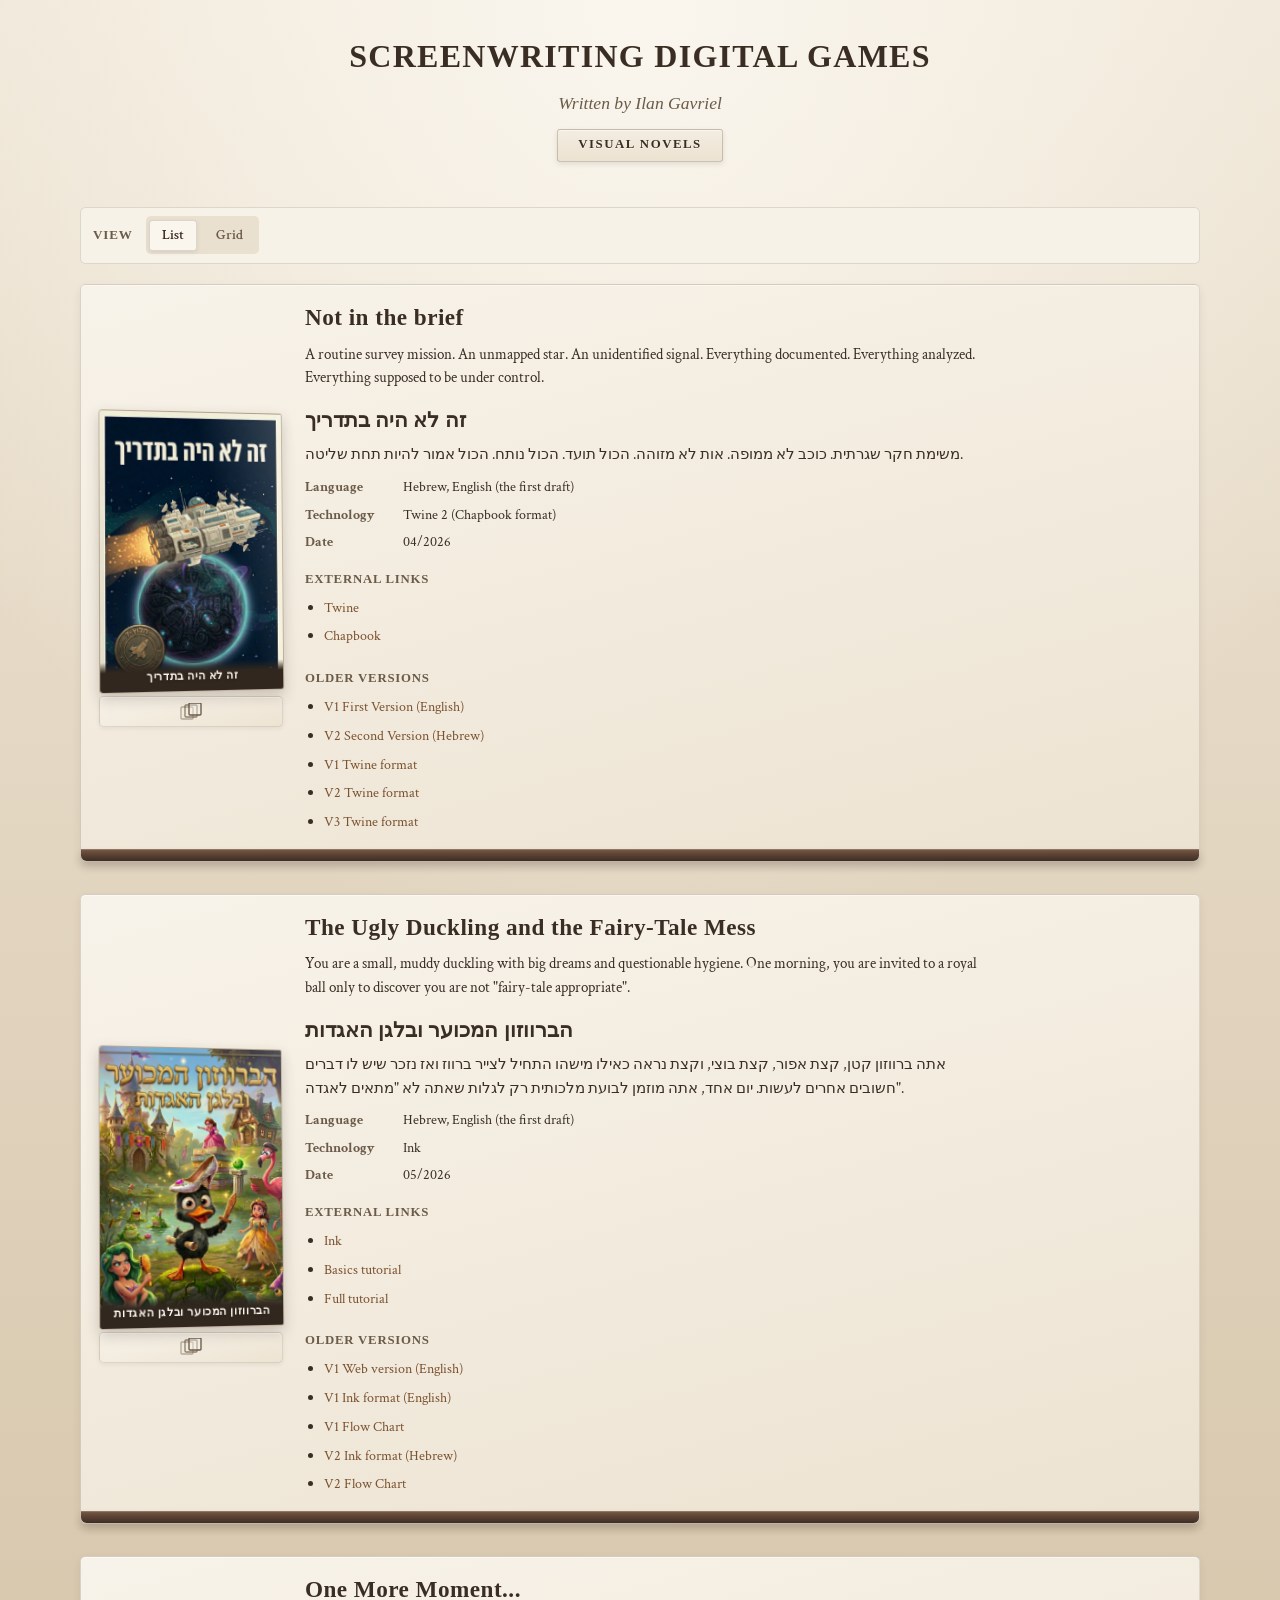
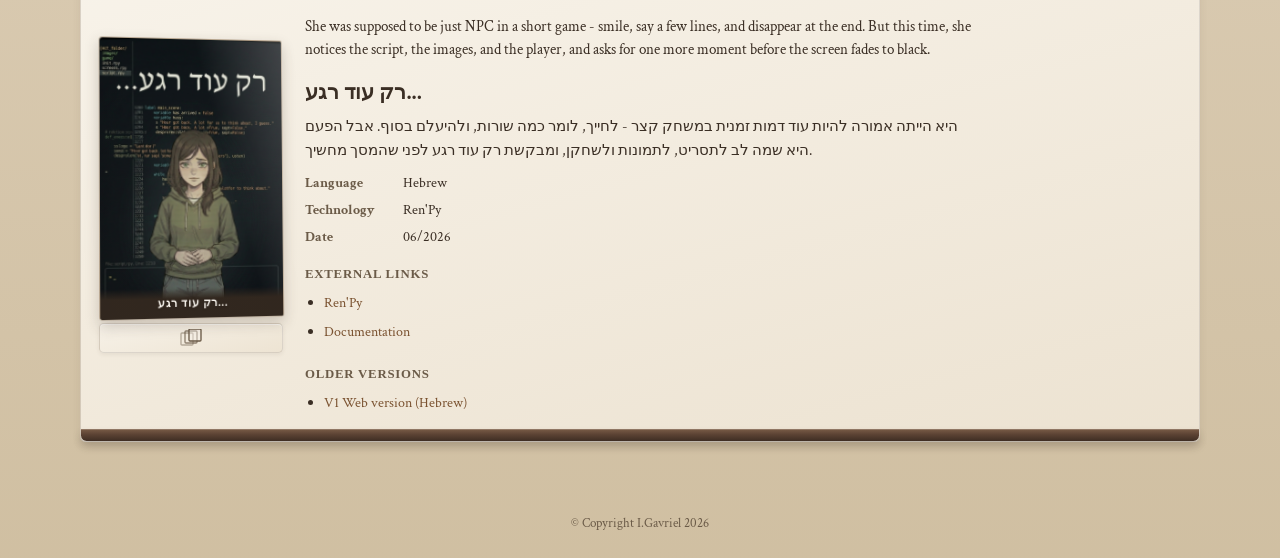
<file: index.html>
<!DOCTYPE html>
<html lang="en">
<head>
    <meta charset="UTF-8">
    <meta name="viewport" content="width=device-width, initial-scale=1.0">
    <title>Screenwriting Digital Games — Visual Novels</title>
    <link rel="preconnect" href="https://fonts.googleapis.com">
    <link rel="preconnect" href="https://fonts.gstatic.com" crossorigin>
    <link href="https://fonts.googleapis.com/css2?family=Crimson+Text:ital,wght@0,400;0,600;0,700;1,400&family=Old+Standard+TT:ital,wght@0,400;0,700&display=swap" rel="stylesheet">
    <link rel="stylesheet" href="css/main.css">
</head>
<body>
    <header class="site-header">
        <h1 class="site-title">Screenwriting Digital Games</h1>
        <h2 class="site-subtitle" aria-hidden="true">Written by Ilan Gavriel</h2>
        <p class="store-sign" aria-hidden="true">Visual Novels</p>
    </header>

    <main class="site-main">
        <!--
          Add games in config/games.js (window.GAME_CATALOG). The shelf is built by js/shelf.js.
        -->
        <section id="store" aria-label="Games">
            <div id="shelf-mount"></div>
        </section>
    </main>

    <footer class="site-footer">
      <p>&copy; Copyright I.Gavriel 2026</p>
    </footer>

    <script src="config/games.js" defer></script>
    <script src="js/shelf.js" defer></script>
</body>
</html>
</file>
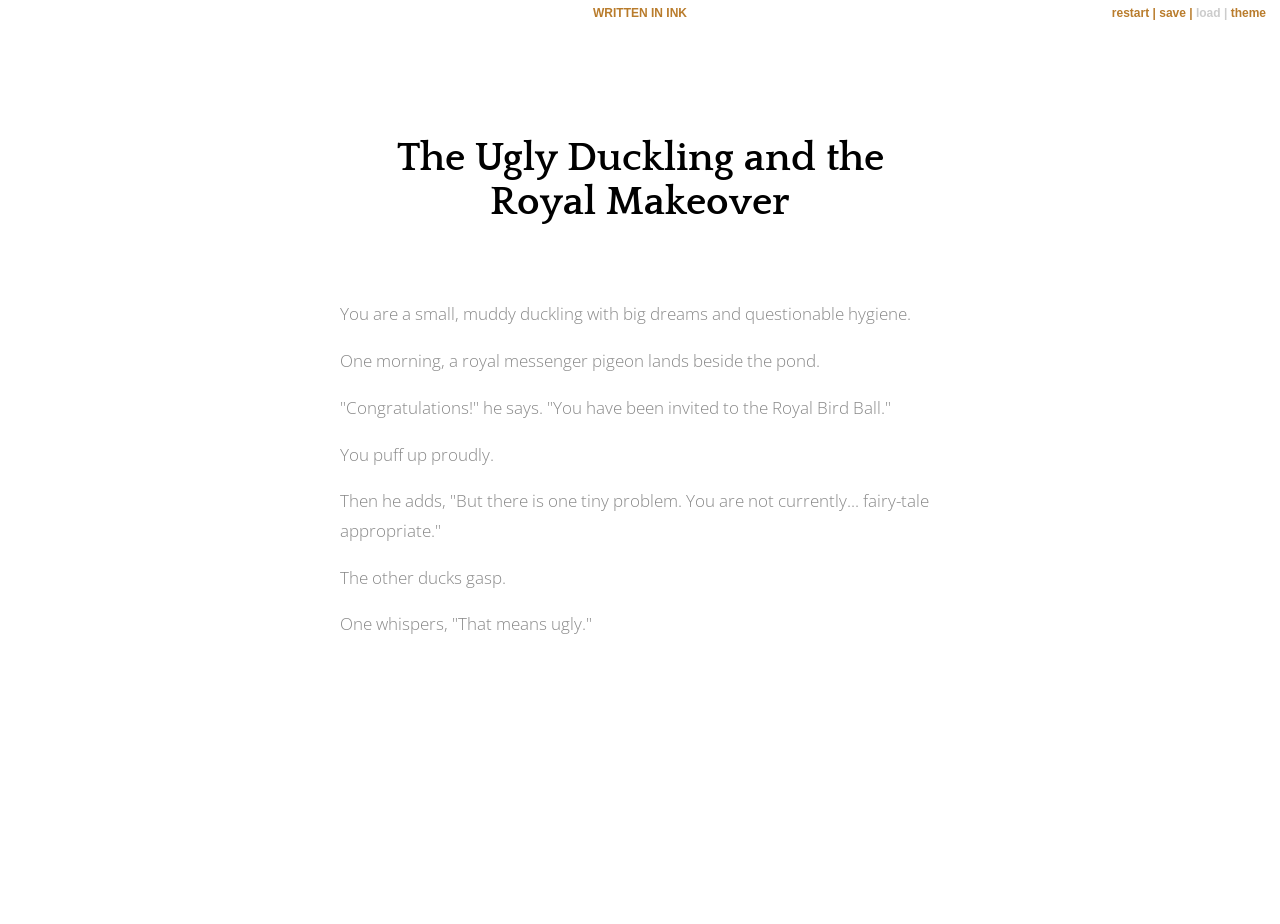
<file: Ink/royal-makeover-v1/web/index.html>
﻿<!doctype html>
<html lang="en">
<head>
    <meta charset="utf-8">

    <title>The Ugly Duckling and the Royal Makeover</title>

    <meta name="viewport" content="width=device-width, initial-scale=1.0">

    <link rel="stylesheet" href="style.css">

</head>

<body>

    <div class="outerContainer">
        <h3 class="written-in-ink"><a href="https://www.inklestudios.com/ink">WRITTEN IN INK</a></h3>

        <div id="controls" class="buttons">
          <a id="rewind" title="Restart story from beginning">restart</a>
          <a id="save" title="Save progress">save</a>
          <a id="reload" title="Reload from save point">load</a>
          <a id="theme-switch" title="Switch theme">theme</a>
        </div>

        <div id="story" class="container">
            <div class="header">
                <h1>The Ugly Duckling and the Royal Makeover</h1>
                <h2 class="byline"></h2>
            </div>
        </div>
    </div>

    <script src="ink.js"></script>
    <script src="Untitled.js"></script>
    <script src="main.js"></script>
</body>
</html>
</file>
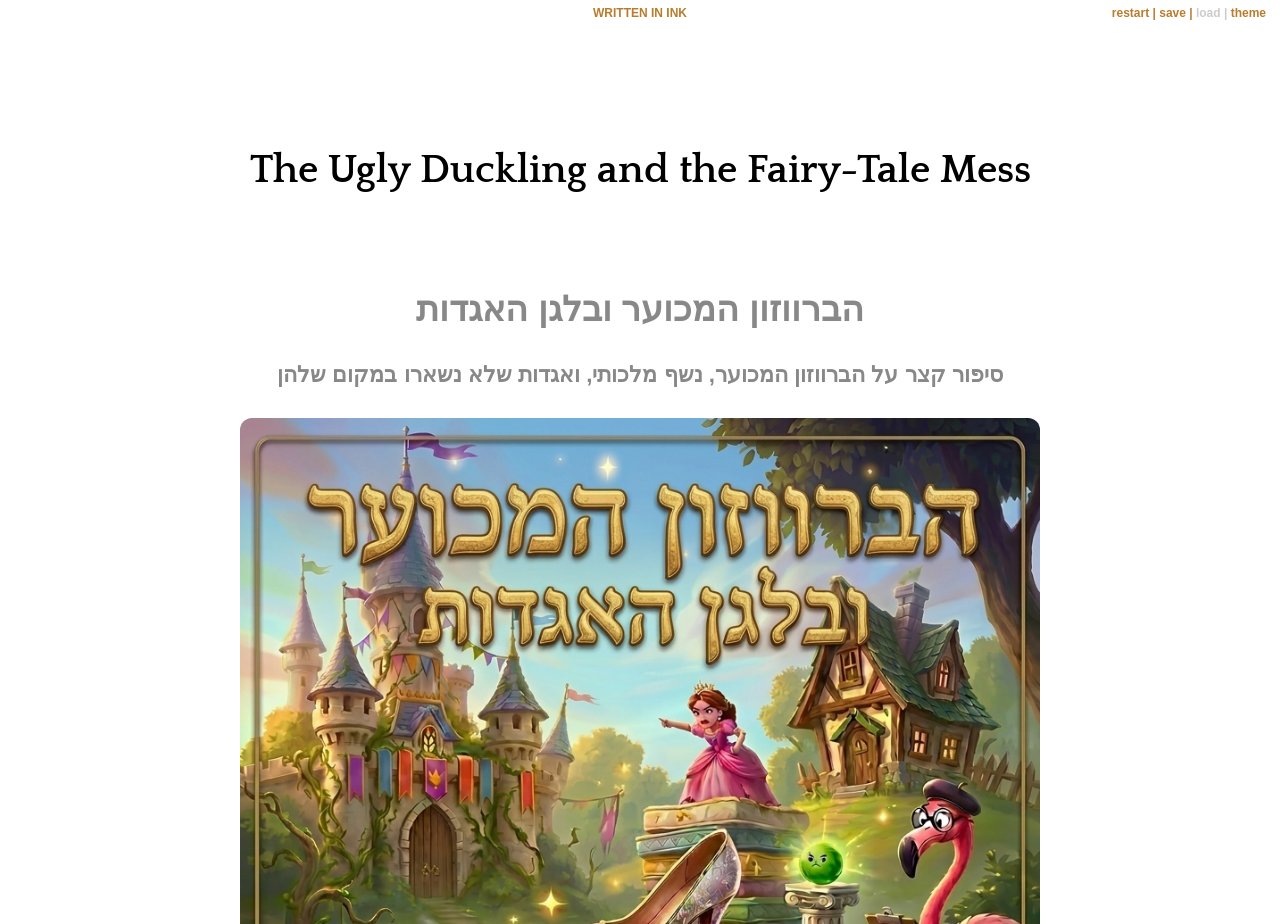
<file: Ink/royal-makeover-v2/web/index.html>
﻿<!doctype html>
<html lang="en">
<head>
    <meta charset="utf-8">

    <title>The Ugly Duckling and the Fairy-Tale Mess</title>

    <meta name="viewport" content="width=device-width, initial-scale=1.0">

    <link rel="stylesheet" href="style.css">

    <!-- Hebrew RTL layout and custom styles -->
    <link rel="stylesheet" href="../../assets/custom.css">
</head>

<body>

    <div class="outerContainer">
        <h3 class="written-in-ink"><a href="https://www.inklestudios.com/ink">WRITTEN IN INK</a></h3>

        <div id="controls" class="buttons">
          <a id="rewind" title="Restart story from beginning">restart</a>
          <a id="save" title="Save progress">save</a>
          <a id="reload" title="Reload from save point">load</a>
          <a id="theme-switch" title="Switch theme">theme</a>
        </div>

        <div id="story" class="container">
            <div class="header">
                <h1>The Ugly Duckling and the Fairy-Tale Mess</h1>
                <h2 class="byline"></h2>
            </div>
        </div>
    </div>

    <script src="ink.js"></script>
    <script src="ugly_duckling_fairy_tale_mess.js"></script>
    <script src="main.js"></script>
</body>
</html>
</file>
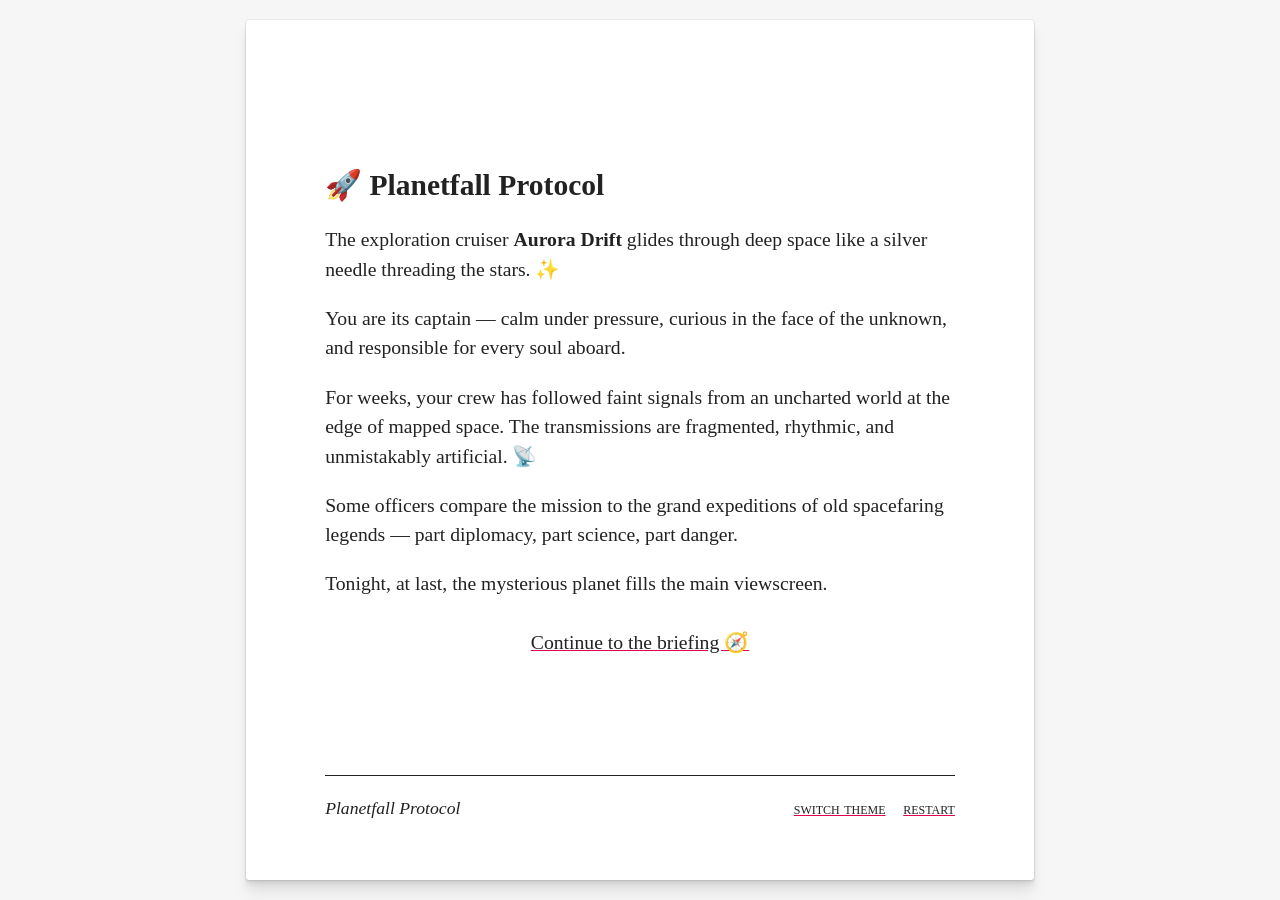
<file: Twine/Task-1-Planetfall Protocol [English].html>
<!doctype html><html><head><title>Planetfall Protocol</title><meta charset="utf-8"/><meta name="viewport" content="width=device-width,initial-scale=1"/><script type="module" crossorigin>
var Wn=Object.defineProperty;var Zn=(n,e,t)=>e in n?Wn(n,e,{enumerable:!0,configurable:!0,writable:!0,value:t}):n[e]=t;var U=(n,e,t)=>(Zn(n,typeof e!="symbol"?e+"":e,t),t),St=(n,e,t)=>{if(!e.has(n))throw TypeError("Cannot "+t)};var pe=(n,e,t)=>(St(n,e,"read from private field"),t?t.call(n):e.get(n)),Et=(n,e,t)=>{if(e.has(n))throw TypeError("Cannot add the same private member more than once");e instanceof WeakSet?e.add(n):e.set(n,t)},_t=(n,e,t,r)=>(St(n,e,"write to private field"),r?r.call(n,t):e.set(n,t),t);(function(){const e=document.createElement("link").relList;if(e&&e.supports&&e.supports("modulepreload"))return;for(const i of document.querySelectorAll('link[rel="modulepreload"]'))r(i);new MutationObserver(i=>{for(const s of i)if(s.type==="childList")for(const a of s.addedNodes)a.tagName==="LINK"&&a.rel==="modulepreload"&&r(a)}).observe(document,{childList:!0,subtree:!0});function t(i){const s={};return i.integrity&&(s.integrity=i.integrity),i.referrerPolicy&&(s.referrerPolicy=i.referrerPolicy),i.crossOrigin==="use-credentials"?s.credentials="include":i.crossOrigin==="anonymous"?s.credentials="omit":s.credentials="same-origin",s}function r(i){if(i.ep)return;i.ep=!0;const s=t(i);fetch(i.href,s)}})();const Gn={"config.logger.show.parse":!1,"config.logger.show.render":!1,"config.logger.show.sound":!1,"config.logger.show.state":!1,"config.logger.show.story":!1,"config.logger.show.style":!1};function Jt(n){return n+": "}const Me={inserts:!0};function Jn(n){Me[n]=!1}function Xn(n){Me[n]=!0}function Xt(n,e){Me[n]&&(console.log(Jt(n)+e),window.dispatchEvent(new CustomEvent("log-info",{detail:{message:e,source:n}})))}function Qt(n,e){Me[n]&&(console.warn(Jt(n)+e),window.dispatchEvent(new CustomEvent("log-warning",{detail:{message:e,source:n}})))}function F(n){return{log(e){Xt(n,e)},warn(e){Qt(n,e)}}}function Qn(){window.addEventListener("state-change",n=>{const e=/^config\.logger\.show\.(.+)$/.exec(n.detail.name);e&&e[1]&&(n.detail.value?Xn(e[1]):Jn(e[1]))})}var Kn=typeof global=="object"&&global&&global.Object===Object&&global;const Yn=Kn;var er=typeof self=="object"&&self&&self.Object===Object&&self,tr=Yn||er||Function("return this")();const it=tr;var nr=it.Symbol;const le=nr;var Kt=Object.prototype,rr=Kt.hasOwnProperty,ir=Kt.toString,ge=le?le.toStringTag:void 0;function sr(n){var e=rr.call(n,ge),t=n[ge];try{n[ge]=void 0;var r=!0}catch{}var i=ir.call(n);return r&&(e?n[ge]=t:delete n[ge]),i}var or=Object.prototype,ar=or.toString;function lr(n){return ar.call(n)}var cr="[object Null]",ur="[object Undefined]",Tt=le?le.toStringTag:void 0;function Yt(n){return n==null?n===void 0?ur:cr:Tt&&Tt in Object(n)?sr(n):lr(n)}function dr(n){return n!=null&&typeof n=="object"}var fr="[object Symbol]";function st(n){return typeof n=="symbol"||dr(n)&&Yt(n)==fr}function hr(n,e){for(var t=-1,r=n==null?0:n.length,i=Array(r);++t<r;)i[t]=e(n[t],t,n);return i}var pr=Array.isArray;const ot=pr;var gr=1/0,Ct=le?le.prototype:void 0,At=Ct?Ct.toString:void 0;function en(n){if(typeof n=="string")return n;if(ot(n))return hr(n,en)+"";if(st(n))return At?At.call(n):"";var e=n+"";return e=="0"&&1/n==-gr?"-0":e}function Pe(n){var e=typeof n;return n!=null&&(e=="object"||e=="function")}var mr="[object AsyncFunction]",br="[object Function]",yr="[object GeneratorFunction]",wr="[object Proxy]";function kr(n){if(!Pe(n))return!1;var e=Yt(n);return e==br||e==yr||e==mr||e==wr}var xr=it["__core-js_shared__"];const Fe=xr;var Lt=function(){var n=/[^.]+$/.exec(Fe&&Fe.keys&&Fe.keys.IE_PROTO||"");return n?"Symbol(src)_1."+n:""}();function vr(n){return!!Lt&&Lt in n}var $r=Function.prototype,Sr=$r.toString;function Er(n){if(n!=null){try{return Sr.call(n)}catch{}try{return n+""}catch{}}return""}var _r=/[\\^$.*+?()[\]{}|]/g,Tr=/^\[object .+?Constructor\]$/,Cr=Function.prototype,Ar=Object.prototype,Lr=Cr.toString,zr=Ar.hasOwnProperty,Pr=RegExp("^"+Lr.call(zr).replace(_r,"\\$&").replace(/hasOwnProperty|(function).*?(?=\\\()| for .+?(?=\\\])/g,"$1.*?")+"$");function Or(n){if(!Pe(n)||vr(n))return!1;var e=kr(n)?Pr:Tr;return e.test(Er(n))}function Ir(n,e){return n==null?void 0:n[e]}function at(n,e){var t=Ir(n,e);return Or(t)?t:void 0}var Nr=function(){try{var n=at(Object,"defineProperty");return n({},"",{}),n}catch{}}();const zt=Nr;var Rr=9007199254740991,Mr=/^(?:0|[1-9]\d*)$/;function Dr(n,e){var t=typeof n;return e=e??Rr,!!e&&(t=="number"||t!="symbol"&&Mr.test(n))&&n>-1&&n%1==0&&n<e}function jr(n,e,t){e=="__proto__"&&zt?zt(n,e,{configurable:!0,enumerable:!0,value:t,writable:!0}):n[e]=t}function tn(n,e){return n===e||n!==n&&e!==e}var qr=Object.prototype,Hr=qr.hasOwnProperty;function Fr(n,e,t){var r=n[e];(!(Hr.call(n,e)&&tn(r,t))||t===void 0&&!(e in n))&&jr(n,e,t)}var Br=/\.|\[(?:[^[\]]*|(["'])(?:(?!\1)[^\\]|\\.)*?\1)\]/,Ur=/^\w*$/;function Vr(n,e){if(ot(n))return!1;var t=typeof n;return t=="number"||t=="symbol"||t=="boolean"||n==null||st(n)?!0:Ur.test(n)||!Br.test(n)||e!=null&&n in Object(e)}var Wr=at(Object,"create");const we=Wr;function Zr(){this.__data__=we?we(null):{},this.size=0}function Gr(n){var e=this.has(n)&&delete this.__data__[n];return this.size-=e?1:0,e}var Jr="__lodash_hash_undefined__",Xr=Object.prototype,Qr=Xr.hasOwnProperty;function Kr(n){var e=this.__data__;if(we){var t=e[n];return t===Jr?void 0:t}return Qr.call(e,n)?e[n]:void 0}var Yr=Object.prototype,ei=Yr.hasOwnProperty;function ti(n){var e=this.__data__;return we?e[n]!==void 0:ei.call(e,n)}var ni="__lodash_hash_undefined__";function ri(n,e){var t=this.__data__;return this.size+=this.has(n)?0:1,t[n]=we&&e===void 0?ni:e,this}function ee(n){var e=-1,t=n==null?0:n.length;for(this.clear();++e<t;){var r=n[e];this.set(r[0],r[1])}}ee.prototype.clear=Zr;ee.prototype.delete=Gr;ee.prototype.get=Kr;ee.prototype.has=ti;ee.prototype.set=ri;function ii(){this.__data__=[],this.size=0}function De(n,e){for(var t=n.length;t--;)if(tn(n[t][0],e))return t;return-1}var si=Array.prototype,oi=si.splice;function ai(n){var e=this.__data__,t=De(e,n);if(t<0)return!1;var r=e.length-1;return t==r?e.pop():oi.call(e,t,1),--this.size,!0}function li(n){var e=this.__data__,t=De(e,n);return t<0?void 0:e[t][1]}function ci(n){return De(this.__data__,n)>-1}function ui(n,e){var t=this.__data__,r=De(t,n);return r<0?(++this.size,t.push([n,e])):t[r][1]=e,this}function de(n){var e=-1,t=n==null?0:n.length;for(this.clear();++e<t;){var r=n[e];this.set(r[0],r[1])}}de.prototype.clear=ii;de.prototype.delete=ai;de.prototype.get=li;de.prototype.has=ci;de.prototype.set=ui;var di=at(it,"Map");const fi=di;function hi(){this.size=0,this.__data__={hash:new ee,map:new(fi||de),string:new ee}}function pi(n){var e=typeof n;return e=="string"||e=="number"||e=="symbol"||e=="boolean"?n!=="__proto__":n===null}function je(n,e){var t=n.__data__;return pi(e)?t[typeof e=="string"?"string":"hash"]:t.map}function gi(n){var e=je(this,n).delete(n);return this.size-=e?1:0,e}function mi(n){return je(this,n).get(n)}function bi(n){return je(this,n).has(n)}function yi(n,e){var t=je(this,n),r=t.size;return t.set(n,e),this.size+=t.size==r?0:1,this}function re(n){var e=-1,t=n==null?0:n.length;for(this.clear();++e<t;){var r=n[e];this.set(r[0],r[1])}}re.prototype.clear=hi;re.prototype.delete=gi;re.prototype.get=mi;re.prototype.has=bi;re.prototype.set=yi;var wi="Expected a function";function lt(n,e){if(typeof n!="function"||e!=null&&typeof e!="function")throw new TypeError(wi);var t=function(){var r=arguments,i=e?e.apply(this,r):r[0],s=t.cache;if(s.has(i))return s.get(i);var a=n.apply(this,r);return t.cache=s.set(i,a)||s,a};return t.cache=new(lt.Cache||re),t}lt.Cache=re;var ki=500;function xi(n){var e=lt(n,function(r){return t.size===ki&&t.clear(),r}),t=e.cache;return e}var vi=/[^.[\]]+|\[(?:(-?\d+(?:\.\d+)?)|(["'])((?:(?!\2)[^\\]|\\.)*?)\2)\]|(?=(?:\.|\[\])(?:\.|\[\]|$))/g,$i=/\\(\\)?/g,Si=xi(function(n){var e=[];return n.charCodeAt(0)===46&&e.push(""),n.replace(vi,function(t,r,i,s){e.push(i?s.replace($i,"$1"):r||t)}),e});const Ei=Si;function ct(n){return n==null?"":en(n)}function ut(n,e){return ot(n)?n:Vr(n,e)?[n]:Ei(ct(n))}var _i=1/0;function dt(n){if(typeof n=="string"||st(n))return n;var e=n+"";return e=="0"&&1/n==-_i?"-0":e}function nn(n,e){e=ut(e,n);for(var t=0,r=e.length;n!=null&&t<r;)n=n[dt(e[t++])];return t&&t==r?n:void 0}function Be(n,e,t){var r=n==null?void 0:nn(n,e);return r===void 0?t:r}function Ti(n,e,t){var r=-1,i=n.length;e<0&&(e=-e>i?0:i+e),t=t>i?i:t,t<0&&(t+=i),i=e>t?0:t-e>>>0,e>>>=0;for(var s=Array(i);++r<i;)s[r]=n[r+e];return s}function rn(n){return function(e){return n==null?void 0:n[e]}}function Ci(n){var e=n==null?0:n.length;return e?n[e-1]:void 0}var Ai={"&":"&amp;","<":"&lt;",">":"&gt;",'"':"&quot;","'":"&#39;"},Li=rn(Ai);const zi=Li;var sn=/[&<>"']/g,Pi=RegExp(sn.source);function H(n){return n=ct(n),n&&Pi.test(n)?n.replace(sn,zi):n}function Oi(n,e){return e.length<2?n:nn(n,Ti(e,0,-1))}function Ii(n,e){return e=ut(e,n),n=Oi(n,e),n==null||delete n[dt(Ci(e))]}function Ni(n,e,t,r){if(!Pe(n))return n;e=ut(e,n);for(var i=-1,s=e.length,a=s-1,l=n;l!=null&&++i<s;){var o=dt(e[i]),u=t;if(o==="__proto__"||o==="constructor"||o==="prototype")return n;if(i!=a){var c=l[o];u=r?r(c,o,l):void 0,u===void 0&&(u=Pe(c)?c:Dr(e[i+1])?[]:{})}Fr(l,o,u),l=l[o]}return n}function ft(n,e,t){return n==null?n:Ni(n,e,t)}var Ri={"&amp;":"&","&lt;":"<","&gt;":">","&quot;":'"',"&#39;":"'"},Mi=rn(Ri);const Di=Mi;var on=/&(?:amp|lt|gt|quot|#39);/g,ji=RegExp(on.source);function qi(n){return n=ct(n),n&&ji.test(n)?n.replace(on,Di):n}function Hi(n,e){return n==null?!0:Ii(n,e)}const an=F("story"),P={customScripts:[],customStyles:[],passages:[]};function ln(n){for(const r of["name","creator","ifid","options"])P[r]=n.getAttribute(r)??void 0;const e=parseInt(n.getAttribute("startnode")??"");isNaN(e)||(P.startNode=e),P.creatorVersion=n.getAttribute("creator-version")??void 0;const t=r=>[...r].map(i=>i.textContent??"");P.customScripts=t(n.querySelectorAll('[type="text/twine-javascript"]')),P.customStyles=t(n.querySelectorAll('[type="text/twine-css"]')),P.passages=[...n.querySelectorAll("tw-passagedata")].map(r=>{const i=parseInt(r.getAttribute("pid")??""),s=r.getAttribute("tags");return{id:isNaN(i)?void 0:i,name:r.getAttribute("name")??void 0,source:r.textContent??"",tags:s?s.split(" "):[]}})}function cn(){const n=pt();if(!n||!n.name)throw new Error("There is no starting passage for this story, or it has no name.");ie({trail:[n.name],"config.testing":typeof P.options=="string"&&P.options.indexOf("debug")!==-1||!1}),P.name&&(document.title=P.name)}function un(){an.log(`Running custom scripts (${P.customScripts.length})`);for(const n of P.customScripts)new Function(n).apply(window)}function dn(){an.log(`Adding custom styles (${P.customStyles.length})`);for(const n of P.customStyles){const e=document.createElement("style");e.innerHTML=n,document.head.appendChild(e)}}function fn(){return P.ifid}function ht(){return P.name}function Fi(){return P.passages}function pt(){return P.passages.find(n=>n.id===P.startNode)}function Se(n){return P.passages.find(e=>e.name===n)}function Bi(n){return P.passages.find(e=>e.id===n)}function hn(n){let e=[],t=!1;return async(...r)=>{t||(t=!0,Promise.resolve().then(()=>{try{n(e),e=[],t=!1}catch(i){window.setTimeout(()=>{throw i})}})),e.push(r)}}function ke(n,e,t=[]){const r=document.createElement(n);if(e)for(const i of Object.keys(e))e[i]!==void 0&&r.setAttribute(i,e[i]);for(const i of t)typeof i=="string"||typeof i=="number"?r.appendChild(document.createTextNode(i.toString())):r.appendChild(i);return r}function R(...n){return ke(...n).outerHTML}function Je(n){return Array.isArray(n)?n.every(Je):n===null?!0:typeof n=="object"?Object.getPrototypeOf(n)!==Object.prototype?!1:Object.values(n).every(Je):typeof n=="number"?isFinite(n)&&!isNaN(n):["boolean","string","undefined"].includes(typeof n)}const{log:Q,warn:Ui}=F("state");let te;const gt={},pn={},ce={};function mt(n,e){if(n[e])return;Object.defineProperty(n,e,{get(){return p(e)},set(r){$(e,r)},configurable:!0});const t=e.split(".");t.length>1&&(t.pop(),mt(n,t.join(".")))}function Vi(n,e){if(n[e])return;const t=e.split("."),r=t[t.length-1];for(let i=0;i<t.length-1;i++)n[t[i]]=n[t[i]]||{},n=n[t[i]];Object.defineProperty(n,r,{get(){return p(e)},set(){throw new Error("Chapbook lookup variables may only be read.")},configurable:!0})}function Wi(n,e){Hi(n,e)}function gn(){const n=fn(),e=ht();if(e===void 0)throw new Error("Cannot set up state: the story has no name");te=`chapbook-${e}-${n}`,qe("config.state.autosave",!0)}function bt(){function n(e,t){Object.keys(e).forEach(r=>{const i=t===""?r:`${t}.${r}`;if(typeof e[r]=="object"&&!Array.isArray(e[r]))n(e[r],i);else{const s=e[r];delete e[r],Wi(window,t),window.dispatchEvent(new CustomEvent("state-change",{detail:{name:i,value:p(i),previous:s}}))}})}n(ce,""),window.dispatchEvent(new CustomEvent("state-reset")),p("config.state.autosave")&&yt()}function $(n,e){const t=p(n);Je(e)||Ui(`Setting ${n} to ${JSON.stringify(e)} can't be saved permanently. This will work in the current session, but will not persist between sessions.`),ft(ce,n,e),mt(window,n),e!==t&&window.dispatchEvent(new CustomEvent("state-change",{detail:{previous:t,name:n,value:e}})),p("config.state.autosave")&&yt()}function qe(n,e){const t=p(n);Q(`Defaulting "${n}" to ${JSON.stringify(e)}`),ft(gt,n,e),mt(window,n),t==null&&window.dispatchEvent(new CustomEvent("state-change",{detail:{previous:t,name:n,value:e}}))}function ie(n){for(const e in n)qe(e,n[e])}function _(n,e){const t=p(n);Q(`Adding lookup variable ${n}`),ft(pn,n,e),Vi(window,n),t==null&&window.dispatchEvent(new CustomEvent("state-change",{detail:{previous:t,name:n,value:p(n)}}))}function p(n){const e=Be(pn,n);if(typeof e=="function")return e(p,$);const t=Be(ce,n),r=Be(gt,n);if(t==null)return r;if(typeof t=="object"&&t!==null&&!Array.isArray(t)&&typeof r=="object"&&r!==null&&!Array.isArray(r)){const i={},s=[...Object.keys(r),...Object.keys(t)];for(const a of s)Object.defineProperty(i,a,{get(){return p(n+"."+a)},set(l){$(n+"."+a,l)},configurable:!0,enumerable:!0});return i}return t}function xe(){return{...ce}}function Ee(n){bt();for(const e in n)$(e,n[e])}function mn(){try{return window.localStorage.setItem("chapbook-test","a"),window.localStorage.removeItem("chapbook-test"),!0}catch{return!1}}function yt(){Q("Saving to local storage: "+JSON.stringify(xe())),window.localStorage.setItem(te,JSON.stringify(xe())),Q("Save complete")}function bn(){return mn()&&window.localStorage.getItem(te)!==null}function yn(){Q("Restoring variables from local storage");const n=window.localStorage.getItem(te);if(!n)throw new Error(`No value is set in local storage at "${te}"`);Ee(JSON.parse(n)),Q("Restore complete")}function wn(n){n||Q("Purging variables from local storage");const e=window.localStorage.getItem(te);if(!e)throw new Error(`No value is set in local storage at "${te}"`);Ee(JSON.parse(e)),n||Q("Purge complete")}function ve(n){function e(t,r,i=[]){return Object.keys(t).reduce((s,a)=>{if(typeof t[a]=="object"&&t[a]&&!Array.isArray(t[a]))e(t[a],r?`${r}.${a}`:a,s);else{const l=r?`${r}.${a}`:a;s.includes(l)||s.push(l)}return s},i)}return n?e(gt,void 0,e(ce)).sort():e(ce).sort()}const Zi=Object.freeze(Object.defineProperty({__proto__:null,canRestoreFromStorage:bn,canSaveToStorage:mn,get:p,initState:gn,purgeFromStorage:wn,reset:bt,restoreFromObject:Ee,restoreFromStorage:yn,saveToObject:xe,saveToStorage:yt,set:$,setDefault:qe,setDefaults:ie,setLookup:_,varNames:ve},Symbol.toStringTag,{value:"Module"})),Gi=Object.freeze(Object.defineProperty({__proto__:null,addCustomStyles:dn,ifid:fn,initStory:cn,loadFromData:ln,name:ht,passageNamed:Se,passageWithId:Bi,passages:Fi,runCustomScripts:un,startPassage:pt},Symbol.toStringTag,{value:"Module"})),{log:kn}=F("actions");function xn(n){kn(`Going to passage "${n}"`);const e=Se(n);if(!e)throw new Error(`There is no passage with the name "${n}"`);document.activeElement instanceof HTMLElement&&document.activeElement.blur();const t=p("trail");if(!Array.isArray(t))throw new Error(`The trail variable has been set to a ${typeof t}, not an array.`);$("trail",[...t,e.name])}function vn(){kn("Restarting"),bt(),window.location.reload()}let X=[],Oe=!0;function Ji(){Oe&&(X=[],window.dispatchEvent(new CustomEvent("backstage-state-recorder-update")))}function Xi({detail:n}){if(!Oe)return;X.length===p("config.backstage.trail.maxLength")&&X.shift();const{name:e,value:t}=n;X.push({change:{name:e,value:t},state:xe()}),window.dispatchEvent(new CustomEvent("backstage-state-recorder-update"))}function Qi(){return[...X]}function Ki(n){if(!X[n])throw new Error(`There is no history at index ${n} to rewind to.`);Oe=!1,Ee(X[n].state),X.length=n+1,Oe=!0,window.dispatchEvent(new CustomEvent("backstage-state-recorder-update"))}function Yi(){qe("config.backstage.trail.maxLength",100),window.addEventListener("state-change",Xi),window.addEventListener("state-reset",Ji)}let V=[];function es(n){V.push({name:n,state:xe()}),$n(),window.dispatchEvent(new CustomEvent("backstage-state-snapshots-update"))}function ts(n){const e=V.find(t=>t.name===n);if(!e)throw new Error(`There is no snapshot named "${n}".`);Ee(e.state)}function ns(n){V=V.filter(({name:e})=>n!==e),$n(),window.dispatchEvent(new CustomEvent("backstage-state-snapshots-update"))}function rs(){try{V=JSON.parse(window.localStorage.getItem(`chapbookbackstage-snapshots-${p("config.state.saveKey")}`)),Array.isArray(V)||(V=[])}catch{V=[]}}function $n(){window.localStorage.setItem(`chapbookbackstage-snapshots-${p("config.state.saveKey")}`,JSON.stringify(V))}function Pt(){return V.map(({name:n})=>n)}function is(){rs()}function wt(n){for(const e in n)window.customElements.get(e)||window.customElements.define(e,n[e])}class z extends HTMLElement{defaultHtml(e){this.innerHTML.trim()===""&&(this.innerHTML=e)}delegate(e,t,r){this.addEventListener(e,i=>{if(!i.target)return;const s=i.target.closest(t);s&&r(i,s)})}query(e){const t=this.querySelector(e);if(!t)throw new Error(`Couldn't find element matching "${e}"`);return t}queryAll(e){return[...this.querySelectorAll(e)]}}class Sn extends z{constructor(){super(),this.addEventListener("click",e=>{e.target.closest("[data-toggle-collapsed]")&&(this.hasAttribute("collapsed")?this.removeAttribute("collapsed"):this.setAttribute("collapsed",""))})}connectedCallback(){this.innerHTML=`
			<button data-toggle-collapsed></button>
			<div class="content">
				<backstage-tabs aria-label="Backstage">
				<backstage-tab
					aria-controls="backstage-state-tab-panel"
					id="backstage-state-tab"
				>
					State
				</backstage-tab>
				<backstage-tab
					aria-controls="backstage-history-tab-panel"
					id="backstage-history-tab"
				>
					History
				</backstage-tab>
				<backstage-tab
					aria-controls="backstage-style-tab-panel"
					id="backstage-style-tab"
				>
					Style
				</backstage-tab>
				<backstage-tab
					aria-controls="backstage-notes-tab-panel"
					id="backstage-notes-tab"
				>
					Notes
				</backstage-tab>
			</backstage-tabs>
			<backstage-tab-panel
				aria-labelledby="backstage-state-tab"
				id="backstage-state-tab-panel"
			>
				<backstage-state-variables></backstage-state-variables>
				<backstage-state-snapshots></backstage-state-snapshots>
			</backstage-tab-panel>
			<backstage-tab-panel
				aria-labelledby="backstage-history-tab"
				id="backstage-history-tab-panel"
			>
				<backstage-history-table></backstage-history-table>
			</backstage-tab-panel>
			<backstage-tab-panel
				aria-labelledby="backstage-style-tab"
				id="backstage-style-tab-panel"
			>
				<backstage-style-theme></backstage-style-theme>
				<backstage-style-config></backstage-style-config>
				<backstage-style-group title="Page" prefix="page"></backstage-style-group>
				<backstage-style-group title="Header"></backstage-style-group>
				<backstage-style-group title="Footer"></backstage-style-group>
			</backstage-tab-panel>
			<backstage-tab-panel
				aria-labelledby="backstage-notes-tab"
				id="backstage-notes-tab-panel"
			>
				<backstage-notes></backstage-notes>
			</backstage-tab-panel>
		</div>`,this.update()}attributeChangedCallback(){this.update()}update(){const e=this.querySelectorAll("[data-toggle-collapsed]");if(this.hasAttribute("collapsed")){for(const t of e)t.innerHTML="&larr;",t.setAttribute("aria-label","Show Backstage");document.body.classList.remove("backstage-visible")}else{for(const t of e)t.innerHTML="&rarr;",t.setAttribute("aria-label","Hide Backstage");document.body.classList.add("backstage-visible")}}}U(Sn,"observedAttributes",["collapsed"]);function ss(n){const e=[];let t=[],r;return n.forEach(({change:i},s)=>{if(i.name==="trail"){const a=i.value;e.push({historyIndex:s-1,passage:r,varChanges:t}),t=[],r=a[a.length-1]}else t.push({name:i.name,value:i.value})}),e.push({historyIndex:n.length-1,passage:r,varChanges:t}),e}class os extends z{constructor(){super();U(this,"root",document.createElement("div"));this.delegate("click","button[data-rewind]",(t,r)=>{const i=parseInt(r.dataset.rewind??"");isNaN(i)||Ki(i)})}connectedCallback(){window.addEventListener("backstage-state-recorder-update",this),this.update()}disconnectedCallback(){window.removeEventListener("backstage-state-recorder-update",this)}handleEvent(){this.update()}update(){this.innerHTML=ss(Qi()).reduce((t,{historyIndex:r,passage:i,varChanges:s})=>{t+=`
					<button
						data-rewind="${r}"
						aria-label="Rewind to ${i?H(i):"Startup"}">&#x21aa;
					${i?H(i):"<em>Startup</em>"}</button><table><thead><tr><th>Variable</th><th>Value</th></thead><tbody>`;for(const a of s)t+=`
						<tr>
							<td>${H(a.name)}</td><td>${H(JSON.stringify(a.value))}</td>
						</tr>`;return t+"</tbody></table>"},"")}}let N={};function as(){N={},kt()}function ls(){const n=Object.keys(N).reduce((t,r)=>t+`<li class="note"><span class="passage">${H(r)}</span><pre>${H(N[r])}</pre></li>`,"");let e=p("story.name");return typeof e!="string"&&(e="Story"),`<h1>Notes for &ldquo;${H(e)}&rdquo;</h1><ul data-cb-backstage-notes data-cb-version="${p("engine.version")}">${n}</ul>`}function cs(n){return N[n]}function us(n){const e=document.createElement("div"),t={...N};let r=0;e.innerHTML=n;for(const i of e.querySelectorAll("ul[data-cb-backstage-notes] li")){const s=i.querySelector("span.passage"),a=i.querySelector("pre");s!=null&&s.textContent&&(a!=null&&a.textContent)&&(t[s.textContent]?t[s.textContent]=`${t[s.textContent]??""}

${a.textContent}`:t[s.textContent]=a.textContent,r++)}return N=t,kt(),r}function ds(){const n=window.localStorage.getItem(`chapbookbackstage-passage-notes-${p("config.state.saveKey")}`);try{n&&(N=JSON.parse(n),(typeof N!="object"||Array.isArray(N))&&(N={}))}catch{N={}}}function kt(){window.localStorage.setItem(`chapbookbackstage-passage-notes-${p("config.state.saveKey")}`,JSON.stringify(N))}function fs(n,e){N[n]=e,kt()}function hs(){ds()}function Ot(){const n=p("trail");if(Array.isArray(n))return n[n.length-1]}class ps extends z{constructor(){super(),this.delegate("change",'input[type="file"]',e=>{var r;const t=(r=e.target.files)==null?void 0:r[0];if(t){const i=new FileReader;i.onload=s=>{const a=us(s.target.result);window.alert(`${a} note(s) were imported.`)},i.readAsText(t)}}),this.delegate("change","textarea",e=>{const t=Ot();t&&fs(t,e.target.value)}),this.delegate("click","[data-export]",()=>{const e=ls(),t=document.createElement("a");p("story.name"),t.setAttribute("download",`${p("story.name")} Notes - ${new Date().toDateString()} ${new Date().toTimeString()}.html`),t.setAttribute("href","data:text/html;base64,"+window.btoa(e)),document.body.appendChild(t),t.click(),document.body.removeChild(t)}),this.delegate("click","[data-import]",()=>{this.query('input[type="file"]').click()}),this.delegate("click","[data-reset]",()=>{window.confirm("Are you sure? This will delete all text entered in the Notes panel of Backstage, and cannot be undone.")&&as()})}connectedCallback(){this.defaultHtml(`
			<label for="backstage-notes-textarea"></label>
				<textarea id="backstage-notes-textarea"></textarea>
				<div class="actions">
					<button data-export>Export All Notes</button>
					<button data-import>Import Notes</button>
					<button data-reset>Delete All Notes</button>
				</div>
				<input type="file" hidden />
		`),window.addEventListener("state-change",this),this.update()}disconnectedCallback(){window.removeEventListener("state-change",this)}handleEvent(e){e.detail.name==="trail"&&this.update()}update(){const e=Ot();e&&(this.query("#backstage-notes-textarea").value=cs(e)??"",this.query('label[for="backstage-notes-textarea"]').textContent=`Notes on "${e}"`)}}class gs extends z{constructor(){super(),this.delegate("click","[data-add-snapshot]",()=>{const e=window.prompt("Enter a name for this snapshot:");e&&(Pt().includes(e)?window.alert("A snapshot already exists with this name."):es(e))}),this.delegate("click","[data-remove]",({target:e})=>{const t=e.dataset.remove;t&&window.confirm(`Are you sure you want to delete the snapshot "${t}"? This cannot be undone.`)&&ns(t)}),this.delegate("click","[data-restore]",({target:e})=>{ts(e.dataset.restore)})}connectedCallback(){this.defaultHtml(`
			<details open>
				<summary>Snapshots</summary>
				<div class="snapshots"></div>
				<button data-add-snapshot>Add Snapshot</button>
			</details>
		`),window.addEventListener("backstage-state-snapshots-update",this),this.update()}disconnectedCallback(){window.removeEventListener("backstage-state-snapshots-update",this)}handleEvent(){this.update()}update(){const e=this.querySelector(".snapshots");e&&(e.innerHTML=Pt().map(t=>{const r=H(t);return`
					<div class="snapshot-button">
						<button data-restore="${r}" aria-label="Restore '${r}' snapshot">
							${r}
						</button>
						<button data-remove="${r}" aria-label="Remove '${r}' snapshot">
							&times;
						</button>
					</div class="snapshot-button">
				`}).join(""))}}const ms=["config.random.privateState"];class bs extends z{constructor(){super();U(this,"showDefaults",!1);this.delegate("change",'input[type="checkbox"]',t=>{this.showDefaults=t.target.checked,this.update()})}connectedCallback(){this.defaultHtml(`
			<details open>
				<summary>Variables</summary>
				<label>
					<input type="checkbox" />
					Show Defaults
				</label>
				<div class="variables"></div>
			</details>
		`),this.update(),window.addEventListener("state-change",this)}disconnectedCallback(){window.removeEventListener("state-change",this)}handleEvent(){this.update()}update(){this.query(".variables").innerHTML=ve(this.showDefaults).filter(t=>!ms.some(r=>t.startsWith(r))).map(t=>`<div><label><span>${H(t)}</span><backstage-variable-input name="${H(t)}"></backstage-variable-input></label></div>`).join("")}}const ys=["config.style.page.theme.override"];class ws extends z{connectedCallback(){this.defaultHtml(`
			<details open>
				<summary>Config</summary>
				<label for="cb-backstage-style-config">
					Enter this code into your first passage&rsquo;s variables section to
					permanently use this style:
				</label>
				<textarea
					readonly
					id="cb-backstage-style-config"
				></textarea>
			</details>
		`),window.addEventListener("state-change",this),this.update()}disconnectedCallback(){window.removeEventListener("state-change",this)}handleEvent(){this.update()}update(){this.query("textarea").value=ve(!1).reduce((e,t)=>!/^config.style/.test(t)||ys.includes(t)||p(t)===void 0?e:e+`${t}: ${JSON.stringify(p(t))}
`,"").trim()}}const ks=[{name:"Font",suffix:"font"},{name:"Color",suffix:"color"},{name:"Link Font",suffix:"link.font"},{name:"Link Color",suffix:"link.color"},{name:"Link Line Color",suffix:"link.lineColor"},{name:"Active Link Font",suffix:"link.active.font"},{name:"Active Link Color",suffix:"link.active.color"},{name:"Active Link Line Color",suffix:"link.active.lineColor"}];class En extends z{connectedCallback(){const e=this.getAttribute("prefix"),t=this.getAttribute("title");this.defaultHtml(`
			<details open>
				<summary>${t}</summary>
				${ks.map(({name:r,suffix:i})=>`
						<label data-prefix="%.${i}">
							${r}
							<backstage-variable-input name="${e}.${i}" string />
						</label>
					`).join("")}
			</details>
		`),window.addEventListener("state-change",this),window.addEventListener("system-theme-change",this),this.updateInputs()}updateInputs(){var i;const e=this.getAttribute("prefix")??"",t=p("browser.darkTheme");let r="config.style.";t&&(r+="dark.");for(const s of this.queryAll("backstage-variable-input")){const a=(i=s.closest("[data-prefix]"))==null?void 0:i.dataset.prefix;if(a&&(s.setAttribute("name",r+a.replace("%",e)),s.removeAttribute("placeholder"),t)){const l=p(`config.style.${a.replace("%",e)}`);typeof l=="string"&&s.setAttribute("placeholder",l)}}}attributeChangedCallback(e,t,r){if(this.innerHTML!=="")switch(e){case"title":this.query("summary").innerText=r;break;case"prefix":this.updateInputs();break}}handleEvent(e){(e.type==="system-theme-change"||e.detail.name==="config.style.page.theme.override")&&this.updateInputs()}}U(En,"observedAttributes",["prefix","title"]);class xs extends z{connectedCallback(){this.defaultHtml(`
      <details open>
      <summary>Theme</summary>
      <p>The <strong data-theme-name></strong> theme is active. <button>Switch Theme</button></p>
      <p>
      <label><input type="checkbox"> Theme switching</label>
      </p>
      </details>
    `),this.update(),this.query("button").addEventListener("click",()=>this.switchTheme()),this.query("input").addEventListener("change",()=>this.toggleThemeSwitching()),window.addEventListener("system-theme-change",this),window.addEventListener("state-change",this),this.update()}disconnectedCallback(){window.removeEventListener("system-theme-change",this)}handleEvent(e){(e.type==="system-theme-change"||["config.style.page.theme.override","config.style.page.theme.enableSwitching"].includes(e.detail.name))&&this.update()}switchTheme(){$("config.style.page.theme.override",p("browser.darkTheme")?"light":"dark")}toggleThemeSwitching(){$("config.style.page.theme.enableSwitching",!p("config.style.page.theme.enableSwitching")),this.update()}update(){const e=!!p("config.style.page.theme.enableSwitching");this.query("input").checked=e,this.query("button").disabled=!e,this.query("[data-theme-name]").innerHTML=p("browser.darkTheme")?"dark":"light"}}class vs extends z{constructor(){super(),this.addEventListener("click",()=>{var e;this.textContent&&((e=this.closest("backstage-tabs"))==null||e.selectTab(this.textContent))})}connectedCallback(){this.setAttribute("role","tab")}}class $s extends z{connectedCallback(){this.setAttribute("role","tabpanel")}}class Ss extends z{connectedCallback(){this.setAttribute("role","tablist"),window.setTimeout(()=>this.selectTab(0))}selectTab(e){[...this.children].filter(t=>t.getAttribute("role")==="tab").forEach((t,r)=>{var a,l;const i=t.getAttribute("aria-controls"),s=typeof e=="number"?r==e:t.textContent===e;t.setAttribute("aria-selected",s.toString()),i&&(s?(a=document.getElementById(i))==null||a.removeAttribute("hidden"):(l=document.getElementById(i))==null||l.setAttribute("hidden",""))})}}class _n extends z{constructor(){super(),this.addEventListener("input",e=>{const t=this.getAttribute("name");if(!t||!e.target)return;const r=e.target.value;try{this.hasAttribute("string")?$(t,r):$(t,JSON.parse(r))}catch{}})}attributeChangedCallback(){const e=this.getAttribute("name");if(!e)return;const t=p(e);let r=JSON.stringify(t);this.hasAttribute("string")&&(t==null?r="":r=t.toString()),this.innerHTML=`<input type="text" placeholder="${this.getAttribute("placeholder")??""}" value="${H(r)}" />`}}U(_n,"observedAttributes",["name","placeholder","string"]);function Es(){wt({"backstage-history-table":os,"backstage-notes":ps,"backstage-sidebar":Sn,"backstage-state-snapshots":gs,"backstage-state-variables":bs,"backstage-style-config":ws,"backstage-style-group":En,"backstage-style-theme":xs,"backstage-tab":vs,"backstage-tab-panel":$s,"backstage-tabs":Ss,"backstage-variable-input":_n})}function _s(){hs(),Yi(),is(),Es(),document.body.appendChild(document.createElement("backstage-sidebar"))}class Ts extends z{constructor(){super(),this.delegate("click","[data-back]",()=>{const e=p("trail");this.classList.remove("active"),Array.isArray(e)?$("trail",e.slice(0,e.length-1)):window.alert("Sorry, going back was not successful. Please try hard restarting.")}),this.delegate("click","[data-refresh]",()=>{var t;const e=p("trail");this.classList.remove("active"),Array.isArray(e)?$("trail",[...e]):$("trail",[(t=pt())==null?void 0:t.name])}),this.delegate("click","[data-hard-restart]",()=>{wn(!0),window.location.reload()})}connectedCallback(){window.addEventListener("error",this),window.addEventListener("unhandledrejection",this)}disconnectedCallback(){window.removeEventListener("error",this),window.removeEventListener("unhandledrejection",this)}handleEvent(e){const t=`
Please report this to https://github.com/markedjs/marked.`,r=e.type==="unhandledrejection"?e.reason:e.error;try{let i="";r!=null&&r.stack?i=`${r.message}

Stack trace:
${r.stack}`:i=`${r.message}

[No stack trace available]`,i=i.replace(t,"");const s=p("trail");this.classList.add("active"),this.innerHTML=`
			<p>
			An unexpected error has occurred.
			</p>
			<pre>${p("config.testing")?i:""}</pre>
			<ul>
				<li>
					<inline-button class="link" ${Array.isArray(s)&&s.length>1?"data-back":"data-refresh"}>Go back</inline-button> to the previous passage.
				</li>
				<li>
					<inline-button class="link" data-hard-restart>Hard restart</inline-button>, clearing all progress and beginning from the start.
				</li>
			</ul>
		`}catch(i){console.error(i)}}}const{log:Te}=F("display");class Cs extends z{connectedCallback(){window.addEventListener("state-change",this),this.defaultHtml("<div data-google></div><div data-typekit></div>")}disconnectedCallback(){window.removeEventListener("state-change",this)}handleEvent({detail:e}){if(["config","config.style","config.style.fonts"].includes(e.name)){const i=p("config.style.fonts");if(!i)return;for(const s in i){const a=i[s].name,l=i[s].url;typeof a=="string"&&typeof l=="string"&&this.loadUrlFont(s,l,a)}return}const r=e.name.match(/^config\.style\.fonts\.([^.]+)/i);if(r){const i=r[1],s=p(`config.style.fonts.${i}.name`),a=p(`config.style.fonts.${i}.url`);typeof a=="string"&&typeof s=="string"&&(Te(`Adding font from URL (${s})`),this.loadUrlFont(i,a,s));return}e.name==="config.style.googleFont"&&typeof e.value=="string"?this.loadGoogleFont(e.value):e.name==="config.style.typekitFont"&&typeof e.value=="string"&&this.loadTypekitFont(e.value)}loadGoogleFont(e){Te("Adding Google font"),this.query("[data-google]").innerHTML=e}loadTypekitFont(e){Te("Adding Typekit font"),this.query("[data-typekit]").innerHTML=e}loadUrlFont(e,t,r){Te("Adding font from URL");const i=t.match(/\.(.+)$/);if(!i||!i[1])return;const s=i[1],a=this.querySelector(`[data-url-${e}]`)??document.createElement("style");a.setAttribute(`data-url-${e}`,""),a.innerHTML=`@font-face { font-family: "${r}"; src: url("${t}") format("${s}"); }`,a.parentNode||this.appendChild(a)}}class As extends HTMLElement{constructor(){super(),this.addEventListener("body-content-change",this)}handleEvent({target:e}){if(!e)return;const t=[...e.querySelectorAll("[skippable-delay]")].map(l=>{const o={delay:0,el:l};try{o.delay=parseInt(l.getAttribute("skippable-delay")??"0")}catch{}return o}).filter(({delay:l})=>!!l).sort((l,o)=>l.delay-o.delay);if(t.length===0)return;let r=Date.now(),i;const s=()=>{var u;const l=Date.now()-r,o=(u=t.find(({delay:c})=>c>l))==null?void 0:u.delay;if(!o){this.dispatchEvent(new CustomEvent("page-skip-indicator-hide"));return}for(const c of t)c.delay<=0||(c.delay<=o?(c.delay=0,c.el.setAttribute("skippable-delay","0")):(c.delay-=o,c.el.setAttribute("skippable-delay",c.delay.toString())));r=Date.now(),window.clearTimeout(i),a()},a=()=>{i&&window.clearTimeout(i),i=window.setTimeout(()=>{window.removeEventListener("click",s),window.removeEventListener("keyup",s),this.dispatchEvent(new CustomEvent("page-skip-indicator-hide"))},t[t.length-1].delay)};window.addEventListener("click",s),window.addEventListener("keyup",s),a(),this.dispatchEvent(new CustomEvent("page-skip-indicator-show"))}}class Ls extends z{connectedCallback(){var e,t;(e=this.closest("page-skip"))==null||e.addEventListener("page-skip-indicator-hide",this),(t=this.closest("page-skip"))==null||t.addEventListener("page-skip-indicator-show",this)}disconnectedCallback(){var e,t;(e=this.closest("page-skip"))==null||e.removeEventListener("page-skip-indicator-hide",this),(t=this.closest("page-skip"))==null||t.removeEventListener("page-skip-indicator-show",this)}handleEvent(e){switch(e.type){case"page-skip-indicator-hide":this.removeAttribute("active");break;case"page-skip-indicator-show":this.setAttribute("active","");break}}}var se=typeof globalThis<"u"?globalThis:typeof window<"u"?window:typeof global<"u"?global:typeof self<"u"?self:{};function zs(n){if(n.__esModule)return n;var e=n.default;if(typeof e=="function"){var t=function r(){if(this instanceof r){var i=[null];i.push.apply(i,arguments);var s=Function.bind.apply(e,i);return new s}return e.apply(this,arguments)};t.prototype=e.prototype}else t={};return Object.defineProperty(t,"__esModule",{value:!0}),Object.keys(n).forEach(function(r){var i=Object.getOwnPropertyDescriptor(n,r);Object.defineProperty(t,r,i.get?i:{enumerable:!0,get:function(){return n[r]}})}),t}var Ie=Os;const Ps={hoursPerDay:24,daysPerWeek:7,weeksPerMonth:4,monthsPerYear:12,daysPerYear:365.25},It={ms:["ms","milli","millisecond","milliseconds"],s:["s","sec","secs","second","seconds"],m:["m","min","mins","minute","minutes"],h:["h","hr","hrs","hour","hours"],d:["d","day","days"],w:["w","week","weeks"],mth:["mon","mth","mths","month","months"],y:["y","yr","yrs","year","years"]};function Os(n,e,t){t=Object.assign({},Ps,t||{});let r=0,i=Is(t),s=n.toLowerCase().replace(/[^.\w+-]+/g,"").match(/[-+]?[0-9.]+[a-z]+/g);if(s===null)throw new Error(`The string [${n}] could not be parsed by timestring`);return s.forEach(a=>{let l=a.match(/[0-9.]+/g)[0],o=a.match(/[a-z]+/g)[0];r+=Ns(l,o,i)}),e?Rs(r,e,i):r}function Is(n){let e={ms:.001,s:1,m:60,h:3600};return e.d=n.hoursPerDay*e.h,e.w=n.daysPerWeek*e.d,e.mth=n.daysPerYear/n.monthsPerYear*e.d,e.y=n.daysPerYear*e.d,e}function Tn(n){for(let e of Object.keys(It))if(It[e].indexOf(n)>-1)return e;throw new Error(`The unit [${n}] is not supported by timestring`)}function Ns(n,e,t){return n*t[Tn(e)]}function Rs(n,e,t){return n/t[Tn(e)]}class Ms extends z{connectedCallback(){window.addEventListener("display-change",this)}disconnectedCallback(){window.removeEventListener("display-change",this)}async startTransition(e,t={}){const r=p("config.body.transition.name"),i=p("config.body.transition.duration"),s=typeof i=="string"?Ie(i,"s"):0;document.startViewTransition&&typeof r=="string"&&["crossfade","fadeInOut"].includes(r)&&s>0?r==="crossfade"?(document.documentElement.style.setProperty("--page-transition-duration",`${s}s`),document.startViewTransition(async()=>{await e(),t.preserveWindowScroll||window.scrollTo(0,0)})):(document.documentElement.style.setProperty("--page-transition-duration",`${s/2}s`),await document.startViewTransition(async()=>{this.style.visibility="hidden"}).finished,document.startViewTransition(async()=>{this.style.visibility="visible",await e(),t.preserveWindowScroll||window.scrollTo(0,0)})):(await e(),t.preserveWindowScroll||window.scrollTo(0,0))}handleEvent({detail:e}){this.startTransition(()=>{const t=this.querySelector("article");t&&(t.innerHTML=`<div>${e.body}</div>`,t.dispatchEvent(new CustomEvent("body-content-change",{bubbles:!0})));const r=["left","center","right"];for(const i of["footer","header"]){const s=this.querySelector(i);s&&(r.some(a=>e[i][a].trim()!=="")?s.removeAttribute("hidden"):s.setAttribute("hidden",""),s.innerHTML=["left","center","right"].reduce((a,l)=>a+`<div class="${l}">${e[i][l]}</div>`,""))}})}}const Nt=["gray","red","pink","grape","violet","indigo","blue","cyan","teal","green","lime","yellow","orange"].map(n=>`oc-${n}`),Ds=["gray","rose","raspberry","red","orange","cinnamon","amber","yellow","lime","chartreuse","green","emerald","aquamarine","teal","cyan","powder","sky","cerulean","azure","blue","indigo","violet","purple","magenta","pink"];function Rt(n){if(typeof n!="string")throw new Error("Only strings can be parsed as color values.");if(Nt.includes(n))return`var(--${n}-9)`;const e=/^(oc-\w+)-\d$/.exec(n);if(e&&Nt.includes(e[1]))return`var(--${n})`;const t=/^(\w+)-([1-6])$/.exec(n);return t&&Ds.includes(t[1])?`var(--color-${n})`:n}function me(n){const e={backgroundColor:"inherit",color:"inherit"};if(n===void 0)return e;if(typeof n!="string")throw new Error("Only strings can be parsed as colors.");const t=n.split(/ on /i);return e.color=Rt(t[0].trim().toLowerCase()),e.color===""&&(e.color="inherit"),t.length===2&&(e.backgroundColor=Rt(t[1].trim().toLowerCase())),e}function js(n,{scaling:e}){const t={fontFamily:"inherit",fontSize:"inherit",fontStyle:"inherit",fontVariant:"inherit",fontWeight:"inherit",textDecoration:"inherit",textTransform:"inherit"};if(n===void 0)return t;if(typeof n!="string")throw new Error("Only strings can be parsed as fonts.");function r(c,d){c.fontFamily=d.split("/").map(f=>{let h=f;return["monospace","sans-serif","serif"].includes(h)||(h[0]!=='"'&&(h='"'+h),h[h.length-1]!=='"'&&(h=h+'"')),h}).join(",")}function i(c){c.fontWeight="bold"}function s(c){c.fontStyle="italic"}function a(c){c.fontStyle="none",c.fontWeight="normal",c.textDecoration="none",c.textTransform="none"}function l(c){c.fontVariant="small-caps",c.textTransform="lowercase"}function o(c){c.textDecoration="underline"}const u=/\b\d+(?:\.\d+)?(ch|cm|ex|in|mm|pc|pt|px|r?em|vh|vmax|vmin|vw|%)?/i.exec(n);if(u){t.fontSize=u[0],/^\d+$/.test(u[0])&&(t.fontSize=`${u[0]}px`),e&&(t.fontSize=`calc(${t.fontSize} + max(${e.addAtDoubleWidth} * (100vw - ${e.baseViewportWidth}px) / ${e.baseViewportWidth}, 0px))`,e.maximumSize&&(t.fontSize=`min(${t.fontSize}, ${e.maximumSize})`)),u.index!==0&&r(t,n.substring(0,u.index).trim());const c=n.substring(u.index);/\bregular\b/i.test(c)?a(t):(/\bbold\b/.test(c)&&i(t),/\bitalics?\b/.test(c)&&s(t),/\bunderlined?/.test(c)&&o(t),/\bsmall caps?\b/.test(c)&&l(t))}else{let c,d=n;for(;c=/(bold|italics?|regular|small caps|underlined?)$/.exec(d);){switch(c[0]){case"bold":i(t);break;case"italic":case"italics":s(t);break;case"regular":a(t);break;case"small caps":l(t);break;case"underline":case"underlined":o(t);break}d=d.substring(0,c.index).trim()}d.trim()!==""&&r(t,d)}return t}const qs={"config.style.dark.backdrop":"hsl(0, 0%, 10%)","config.style.dark.page.footer.border":"thin-line","config.style.dark.page.footer.borderColor":"white","config.style.dark.page.footer.link.active.color":"raspberry-3 on raspberry-6","config.style.dark.page.fork.divider.color":"gray-5","config.style.dark.page.color":"white on gray-6","config.style.dark.page.header.border":"thin-line","config.style.dark.page.header.borderColor":"white","config.style.dark.page.header.link.active.color":"raspberry-3 on raspberry-6","config.style.dark.page.link.color":"white","config.style.dark.page.link.lineColor":"raspberry-4","config.style.dark.page.link.active.color":"raspberry-3 on raspberry-6","config.style.backdrop":"gray-1","config.style.fontScaling.enabled":!0,"config.style.fontScaling.baseViewportWidth":1e3,"config.style.fontScaling.addAtDoubleWidth":6,"config.style.page.style.border":"shadow","config.style.page.style.borderColor":"gray-2","config.style.page.font":"Iowan Old Style/Constantia/Georgia/serif 18","config.style.page.color":"gray-6 on white","config.style.page.fork.divider.color":"gray-2","config.style.page.fork.divider.style":"dashed","config.style.page.fork.divider.size":1,"config.style.page.link.color":"gray-6","config.style.page.link.lineColor":"raspberry-4","config.style.page.link.font":"underline","config.style.page.link.active.color":"raspberry-4 on raspberry-1","config.style.page.verticalAlign":"center","config.style.page.header.border":"thin-line","config.style.page.header.borderColor":"gray-6","config.style.page.header.font":"16","config.style.page.header.link.font":"small caps underlined","config.style.page.header.link.lineColor":"raspberry-4","config.style.page.header.link.active.color":"raspberry-4 on raspberry-1","config.style.page.header.link.active.font":"small caps underlined","config.style.page.header.link.active.lineColor":"raspberry-4","config.style.page.footer.border":"thin-line","config.style.page.footer.borderColor":"gray-6","config.style.page.footer.font":"16","config.style.page.footer.link.font":"small caps underlined","config.style.page.footer.link.lineColor":"raspberry-4","config.style.page.footer.link.active.color":"raspberry-4 on raspberry-1","config.style.page.footer.link.active.font":"small caps underlined","config.style.page.footer.link.active.lineColor":"raspberry-4","config.style.page.theme.override":void 0,"config.style.page.theme.enableSwitching":!0};function Hs(){ie(qs)}class Fs extends z{connectedCallback(){window.addEventListener("state-change",this)}disconnectedCallback(){window.removeEventListener("state-change",this)}handleEvent(e){const{name:t,value:r}=e.detail;if(t==="config"||t==="config.style"){for(const i of ve())if(i.startsWith("config.style.")){const s=p(i);typeof s=="string"&&this.handleStateChange(i,s)}}else t.startsWith("config.style.")&&this.handleStateChange(t,r)}handleStateChange(e,t){const r=`--${e.replace(/^config\.style\./,"").replace(/\./g,"-")}`;if(typeof t=="string"&&r.endsWith("-color")){this.updateColor(r.replace(/-color$/,""),t);return}if(typeof t=="string"&&r.endsWith("-lineColor")){this.updateLineColor(r.replace(/-lineColor$/,""),t);return}if(typeof t=="string"&&r.endsWith("-font")){this.updateFont(r.replace(/-font$/,""),t);return}switch(r){case"--backdrop":case"--dark-backdrop":{const{color:i}=me(t);this.style.setProperty(`${r}-color`,i);break}case"--fontScaling-enabled":case"--fontScaling-baseViewportWidth":case"--fontScaling-addAtDoubleWidth":case"--fontScaling-maximumSize":this.recalculateFontSizes();break;case"--page-fork-divider-size":case"--dark-page-fork-divider-size":(typeof t=="string"||typeof t=="number")&&this.style.setProperty(r,`${t}px`);break;case"--page-fork-divider-style":case"--dark-page-fork-divider-style":typeof t=="string"&&this.style.setProperty(r,t);break;case"--page-verticalAlign":case"--dark-page-verticalAlign":{if(typeof t!="string")break;const i=r.replace(/-verticalAlign$/,"");switch(t){case"top":this.style.setProperty(`${i}-current-passage-justify-content`,"flex-start");break;case"center":this.style.setProperty(`${i}-current-passage-justify-content`,"center");break;case"bottom":this.style.setProperty(`${i}-current-passage-justify-content`,"flex-end");break}break}case"--page-footer-border":case"--page-footer-borderColor":case"--page-header-border":case"--page-header-borderColor":case"--dark-page-footer-border":case"--dark-page-footer-borderColor":case"--dark-page-header-border":case"--dark-page-header-borderColor":case"--page-style-border":case"--dark-page-style-border":case"--page-style-borderColor":case"--dark-page-style-borderColor":{const i=r.replace(/-style-[^-]*?$/,"").replace(/-border(Color)?$/,""),s=e.replace(/\.[^.]*?$/,""),a=p(`${s}.border`),l=p(`${s}.borderColor`);switch(a){case"none":this.style.setProperty(`${i}-border`,"none"),this.style.setProperty(`${i}-box-shadow`,"none");break;case"shadow":this.style.setProperty(`${i}-border`,"none"),this.style.setProperty(`${i}-box-shadow`,"inset 0 0 2px 2px hsla(0, 0%, 100%, 0.05), 0 0 0 1px hsla(0, 0%, 0%, 0.05), 0 2px 2px hsla(0, 0%, 0%, 0.05), 0 4px 4px hsla(0, 0%, 0%, 0.05), 0 8px 8px hsla(0, 0%, 0%, 0.05), 0 16px 16px hsla(0, 0%, 0%, 0.05)");break;case"thick-line":this.style.setProperty(`${i}-border`,`4px solid ${me(l).color}`),this.style.setProperty(`${i}-box-shadow`,"none");break;case"thin-line":this.style.setProperty(`${i}-border`,`1px solid ${me(l).color}`),this.style.setProperty(`${i}-box-shadow`,"none");break}}}}recalculateFontSizes(){for(const e of ve(!0)){const t=/^config\.style\.(.*)\.font$/.exec(e);if(t){const r=p(e);typeof r=="string"&&this.updateFont(`--${t[1].replace(/\./g,"-")}`,r)}}}updateColor(e,t){const{backgroundColor:r,color:i}=me(t);this.style.setProperty(`${e}-background-color`,r),this.style.setProperty(`${e}-color`,i)}updateFont(e,t){const r=p("config.style.fontScaling.enabled"),i={};if(r){const a=p("config.style.fontScaling.baseViewportWidth"),l=p("config.style.fontScaling.addAtDoubleWidth"),o=p("config.style.fontScaling.maximumSize");typeof a=="number"&&typeof l=="number"&&(i.scaling={baseViewportWidth:a,addAtDoubleWidth:l},typeof o=="string"&&(i.scaling.maximumSize=o))}const s=js(t,i);this.style.setProperty(`${e}-font-family`,s.fontFamily),this.style.setProperty(`${e}-font-size`,s.fontSize),this.style.setProperty(`${e}-font-style`,s.fontStyle),this.style.setProperty(`${e}-font-variant`,s.fontVariant),this.style.setProperty(`${e}-font-weight`,s.fontWeight),this.style.setProperty(`${e}-text-decoration`,s.textDecoration),this.style.setProperty(`${e}-text-transform`,s.textTransform)}updateLineColor(e,t){const{color:r}=me(t);this.style.setProperty(`${e}-text-decoration-color`,r)}}class Bs extends z{connectedCallback(){window.addEventListener("state-change",this),window.addEventListener("system-theme-change",this),Promise.resolve().then(()=>this.update())}disconnectedCallback(){window.removeEventListener("state-change",this),window.removeEventListener("system-theme-change",this)}update(){p("browser.darkTheme")?this.enable():this.disable()}disable(){this.style.cssText=""}enable(){const e=this.closest("state-css-variables");if(e){this.style.cssText="";for(let t=0;t<e.style.length;t++){const r=/^--dark-(.*)/.exec(e.style.item(t));r!=null&&r[1]&&this.style.setProperty(`--${r[1]}`,`var(--dark-${r[1]})`)}}}handleEvent(e){if(e.type==="system-theme-change")this.update();else{const{name:t}=e.detail;(["config","config.style","config.style.page.theme.enableSwitching","config.style.page.theme.override"].includes(t)||t.startsWith("config.style.dark"))&&this.update()}}}var J;class Us extends z{constructor(){super();U(this,"warnings");Et(this,J,void 0);this.warnings=[]}connectedCallback(){window.addEventListener("state-change",this),this.spyOnWarnings(),this.update()}disconnectedCallback(){window.removeEventListener("state-change",this),this.unspyOnWarnings()}handleEvent(t){t.type==="state-change"&&t.detail.name==="trail"&&(this.warnings=[],this.update())}spyOnWarnings(){_t(this,J,console.warn),console.warn=(...t)=>{this.warnings.push(...t),this.update(),pe(this,J).apply(pe(this,J),t)}}unspyOnWarnings(){pe(this,J)&&(console.warn=pe(this,J))}update(){this.isConnected&&(this.warnings.length>0&&p("config.testing")?(this.removeAttribute("hidden"),this.innerHTML=`<ul>${this.warnings.map(t=>`<li>Warning: ${t}</li>`).join("")}</ul>`):this.setAttribute("hidden",""))}}J=new WeakMap;function Vs(){wt({"error-handler":Ts,"external-fonts":Cs,"page-skip":As,"page-skip-indicator":Ls,"page-transition":Ms,"state-css-variables":Fs,"state-dark-theme-css-overrides":Bs,"warning-list":Us})}class fe extends z{constructor(){super(),this.addEventListener("keydown",e=>{(e.key===" "||e.key==="Enter")&&(e.preventDefault(),this.dispatchEvent(new MouseEvent("click",{bubbles:!0})))})}connectedCallback(){this.setAttribute("tabindex","0"),this.hasAttribute("role")||this.setAttribute("role","button")}}const{warn:Mt}=F("inserts");class Ws extends fe{constructor(){super(),this.addEventListener("click",()=>{const e=this.getAttribute("choices");if(e){let t;try{t=JSON.parse(e)}catch{Mt(`The choices attribute, "${e}" couldn't be parsed.`);return}if(!Array.isArray(t)){Mt("The choices attribute of this cycling link doesn't deserialize to an array.");return}let r=t.map(a=>typeof a=="string"?a:a.toString()).indexOf((this.textContent??"").trim())+1;r===t.length&&(r=0);const i=this.closest("page-transition");if(!i)throw new Error("Couldn't find suitable parent element to do a cycle link transition on.");i.startTransition(()=>{this.textContent=t[r].toString()});const s=this.getAttribute("set");s&&$(s,t[r])}})}}function Zs(n){let e=!0;for(const t of n.querySelectorAll("input, select"))e=e&&t.reportValidity();return e}class Gs extends fe{constructor(){super(),this.addEventListener("click",()=>{const e=this.getAttribute("to"),t=this.closest("article, footer, header");t&&!Zs(t)||e&&(this.dispatchEvent(new CustomEvent("passage-navigate",{bubbles:!0})),xn(e))})}connectedCallback(){super.connectedCallback(),this.setAttribute("role","link")}}class Js extends fe{constructor(){super(),this.addEventListener("click",vn)}}const Xs={match:/^(no )?ambient\s+sound/i,render(n,{volume:e}){const t=p("sound.ambient");if(t)for(const i in t)i!==n&&t[i].playing&&$(`sound.ambient.${i}.playing`,!1);if(!n)return;const r=p(`sound.ambient.${n}.description`)??"";return e&&$(`sound.ambient.${n}.volume`,e),$(`sound.ambient.${n}.playing`,!0),`<audio>${r}</audio>`}};function xt(n,e){return/^\w+:\/\/\/?\w/i.test(n)?R("a",{class:"link",href:n},[e??n]):R("passage-link",{class:"link",to:n},[e??n])}function Qs(n){return n.replace(/\[\[(.*?)\]\]/g,(e,t)=>{let r=t;const i=t.indexOf("|");if(i!==-1)r=t.substring(0,i),t=t.substring(i+1);else{const s=t.indexOf("->");if(s!==-1)r=t.substring(0,s),t=t.substring(s+2);else{const a=t.indexOf("<-");a!==-1&&(r=t.substring(a+2),t=t.substring(0,a))}}return r===""||t===""?e:xt(t,r??t)})}const Ks={match:/^back\s+link/i,render(n,e){const t=p("trail");if(!(!Array.isArray(t)||t.length===0))return xt(t.length>1?t[t.length-2]:t[0],e.label??"Back")}},Ys={match:/^cycling\s+link(\s+for)?/i,render(n,{choices:e}){let t="";if(n){const r=p(n);r===void 0?($(n,e[0]),t=e[0].toString()):t=r.toString()}else t=e[0].toString();return R("cycling-link",{class:"link",set:n??void 0,choices:JSON.stringify(e)},[t])}},eo={match:/^dropdown menu(\s+for)?/i,render(n,e){let t;return n&&(t=p(n),t===void 0&&($(n,e.choices[0]),t=e.choices[0])),R("variable-binding",{name:n??void 0},[ke("select",{},e.choices.map(r=>{const i=r.toString(),s={"data-json-value":JSON.stringify(r)};return n&&t===r&&(s.selected=""),ke("option",s,[i])}))])}},to={match:/^embed\s+flickr(\s+image)?/i,render(n,e){var t;if(n)return R("img",{...e,src:(t=/img src="(.+?)"/.exec(n))==null?void 0:t[1]})}},no={match:/^embed\s+image/i,render(n,e){return R("img",{...e,src:n??""})}},ro={match:/^embed\s+passage(\s+named)?/i,render(n){if(!n)return"";const e=Se(n);return e?$e(e.source):""}},io={match:/^embed\s+unsplash(\s+image)?/i,render(n,e){if(n)return R("img",{...e,src:`https://source.unsplash.com/${n.replace(/.*\//,"")}/${e.width}x${e.height}`})}},so={match:/^embed\s+youtube(\s+video)?/i,render(n,e){if(!n)return;let t=`https://www.youtube-nocookie.com/embed/${n.replace(/.*\?v=/,"")}?modestbranding=1&rel=0&controls=${e.controls?1:0}&`;return e.autoplay&&(t+="autoplay=1&"),e.loop&&(t+="loop=1&"),R("div",{style:"position: relative; height: 0; padding-bottom: 56.25%; margin-bottom: 1em"},[ke("iframe",{src:t,frameBorder:"0",style:"position: absolute; top: 0; left: 0; width: 100%; height: 100%"})])}},oo={match:/^link\s+to/i,render(n,{label:e}){if(n)return xt(n,e)}},ao={match:/^restart\s+link/i,render(n,{label:e}){return R("restart-link",{class:"link"},[e??"Restart"])}},lo={match:/^reveal\s+link/i,render(n,e){if(n){if(e.text)return R("reveal-link",{class:"link",text:e.text},[n]);if(e.passage)return R("reveal-link",{class:"link",passage:e.passage},[n])}}},co={match:/^sound\s+effect/i,render(n,{volume:e}){const t=p(`sound.effect.${n}.description`)??"";return e&&$(`sound.effect.${n}.volume`,e),$(`sound.effect.${n}.playing`,!0),`<audio>${t}</audio>`}},uo={match:/^text\s+input(\s+for)?/i,render(n,e){return R("variable-binding",{name:n??void 0},[ke("input",{type:"text",value:n?(p(n)??"").toString():"",required:e.required!==!1?"":void 0})])}},fo={match:/^theme\s+switcher$/i,render(n,{darkLabel:e,lightLabel:t,prefix:r,suffix:i}){return R("theme-switcher",{prefix:r,suffix:i,class:"link","dark-label":e,"light-label":t},[])}},Cn=[Xs,Ks,Ys,eo,to,no,ro,io,so,oo,ao,lo,co,uo,fo];let ue=[...Cn];function An(){return ue}function ho(n){ue=[...ue,n]}function po(n){ue=ue.filter(e=>e!==n)}function go(){ue=[...Cn]}const mo=Object.freeze(Object.defineProperty({__proto__:null,add:ho,all:An,remove:po,reset:go},Symbol.toStringTag,{value:"Module"}));function Ln(n,e,t={}){const r=`<${e}`+Object.keys(t).reduce((s,a)=>`${s} ${a}="${t[a]}"`,"")+">";let i=r+n.replace(/[\r\n]{2,}/g,`</${e}>$&${r}`)+`</${e}>`;return i=i.replace(/(<span.*?>)\s*(#+)/gi,"$2 $1"),i}const bo={match:/^after\s/i,process(n,{invocation:e}){const t=Ie(e.replace(/^after\s/i,""),"ms");n.text=Ln(n.text,"skippable-animation",{"skippable-delay":t.toString(),class:"fade-in"})}},yo={match:/^align\s+(left|right|center)/i,process(n,{invocation:e}){const t=e.replace(/^align\s+/i,"");n.text=Ln(n.text,"span",{style:`display: block; text-align: ${t}`})}},wo={match:/^append$/i,process(n){n.startsNewParagraph=!1}},ko={match:/^if(always|never)?\s|else$|unless\s/i,processRaw(n,{invocation:e,state:t}){const r=e.replace(/\s.*/,"").toLowerCase(),i=()=>new Function("return "+e.replace(/.*?\s/,"")).apply(window);switch(r){case"if":t.conditionEval=i();break;case"ifalways":t.conditionEval=!0;break;case"ifnever":t.conditionEval=!1;break;case"unless":t.conditionEval=!i();break;case"else":if(t.conditionEval===void 0)throw new Error("There was no matching if modifier for an else modifier.");t.conditionEval=!t.conditionEval;break}t.conditionEval||(n.text="")}},xo={match:/^continued?|cont('d)?$/i,process(){}},vo={match:/^css$/i,processRaw(n){n.text=`<style>${n.text}</style>`}},$o={match:/^javascript$/i,processRaw(n){try{const e=new Function(`
						function write() { write.__out += write.__join.call(arguments, ''); }
						write.__out = '';
						write.__join = Array.prototype.join;
						${qi(n.text)};
						return write.__out;
					`);n.text=e.apply(window)}catch(e){if(p("config.testing")){const t=e;let r="unknown error";t.stack?r=t.stack:r=t.message+`
[No stack trace available]`,n.text=`<div class="error">An error occurred evaluating:<pre>${n.text}</pre><p><pre>${r}</pre></p></div>`}else throw e}}},So={match:/^(note(\s+to\s+myself)?|n\.?b\.?|todo|fixme)$/i,process(n){n.text=""}},zn=[bo,yo,wo,ko,xo,vo,$o,So];let ne=[...zn];function Pn(){return ne}function Eo(n){ne=[...ne,n]}function _o(n){ne=ne.filter(e=>e!==n)}function To(){ne=[...zn]}const Co=Object.freeze(Object.defineProperty({__proto__:null,add:Eo,all:Pn,get modifiers(){return ne},remove:_o,reset:To},Symbol.toStringTag,{value:"Module"})),{log:be,warn:Ao}=F("parse"),Lo={varsSep:/^--$/m,modifierPattern:/^\[([^[].+[^\]])\]$/gm};function zo(n,e=Lo){const t={vars:[],blocks:[]},r=n.split(e.varsSep,2);let i,s;r.length===2?(be("Detected vars section"),[i,s]=r,i.split(/\r?\n/).forEach(c=>{if(c.trim()==="")return;const d=c.indexOf(":");if(d!==-1){const f=c.substring(0,d).trim(),h=c.substring(d+1).trim(),m={name:f,value:new Function(`return (${h})`)},v=f.match(/\(.+\)/);if(v){if(!v.index)throw new Error(`A condition was found in "${f}", but no index was present in the regular expression match.`);m.condition=new Function(`return !!(${v[0]})`),m.name=m.name.substring(0,v.index).trim(),be(`Setting variable "${m.name}" to "${h}" with condition (${v[0]})`)}else be(`Setting variable "${f}" to "${h}" without condition`);t.vars.push(m)}else Ao(`The line "${c}" in the vars section is missing a colon. It was ignored.`)})):(be("No vars section detected"),s=r[0]);function a(c,d){const f=d.trim();f!==""&&(be(`Creating '${c}' block with content: "${f}"`),t.blocks.push({type:c,content:f}))}const l=new RegExp(e.modifierPattern);let o=0,u=l.exec(s);for(;u;){a("text",s.substring(o,u.index));const c=u[1];let d="";for(let f=0;f<c.length;f++)switch(c[f]){case'"':for(d+='"',f=f+1;f<c.length&&(d+=c[f],!(c[f]==='"'&&c[f-1]!=="\\"));f++);break;case";":a("modifier",d),d="";break;default:d+=c[f]}a("modifier",d),o=l.lastIndex,u=l.exec(s)}return a("text",s.substring(o)),t}function On(){return{async:!1,baseUrl:null,breaks:!1,extensions:null,gfm:!0,headerIds:!0,headerPrefix:"",highlight:null,hooks:null,langPrefix:"language-",mangle:!0,pedantic:!1,renderer:null,sanitize:!1,sanitizer:null,silent:!1,smartypants:!1,tokenizer:null,walkTokens:null,xhtml:!1}}let oe=On();function Po(n){oe=n}const In=/[&<>"']/,Oo=new RegExp(In.source,"g"),Nn=/[<>"']|&(?!(#\d{1,7}|#[Xx][a-fA-F0-9]{1,6}|\w+);)/,Io=new RegExp(Nn.source,"g"),No={"&":"&amp;","<":"&lt;",">":"&gt;",'"':"&quot;","'":"&#39;"},Dt=n=>No[n];function I(n,e){if(e){if(In.test(n))return n.replace(Oo,Dt)}else if(Nn.test(n))return n.replace(Io,Dt);return n}const Ro=/&(#(?:\d+)|(?:#x[0-9A-Fa-f]+)|(?:\w+));?/ig;function Rn(n){return n.replace(Ro,(e,t)=>(t=t.toLowerCase(),t==="colon"?":":t.charAt(0)==="#"?t.charAt(1)==="x"?String.fromCharCode(parseInt(t.substring(2),16)):String.fromCharCode(+t.substring(1)):""))}const Mo=/(^|[^\[])\^/g;function E(n,e){n=typeof n=="string"?n:n.source,e=e||"";const t={replace:(r,i)=>(i=i.source||i,i=i.replace(Mo,"$1"),n=n.replace(r,i),t),getRegex:()=>new RegExp(n,e)};return t}const Do=/[^\w:]/g,jo=/^$|^[a-z][a-z0-9+.-]*:|^[?#]/i;function jt(n,e,t){if(n){let r;try{r=decodeURIComponent(Rn(t)).replace(Do,"").toLowerCase()}catch{return null}if(r.indexOf("javascript:")===0||r.indexOf("vbscript:")===0||r.indexOf("data:")===0)return null}e&&!jo.test(t)&&(t=Bo(e,t));try{t=encodeURI(t).replace(/%25/g,"%")}catch{return null}return t}const Ce={},qo=/^[^:]+:\/*[^/]*$/,Ho=/^([^:]+:)[\s\S]*$/,Fo=/^([^:]+:\/*[^/]*)[\s\S]*$/;function Bo(n,e){Ce[" "+n]||(qo.test(n)?Ce[" "+n]=n+"/":Ce[" "+n]=ze(n,"/",!0)),n=Ce[" "+n];const t=n.indexOf(":")===-1;return e.substring(0,2)==="//"?t?e:n.replace(Ho,"$1")+e:e.charAt(0)==="/"?t?e:n.replace(Fo,"$1")+e:n+e}const Ne={exec:function(){}};function qt(n,e){const t=n.replace(/\|/g,(s,a,l)=>{let o=!1,u=a;for(;--u>=0&&l[u]==="\\";)o=!o;return o?"|":" |"}),r=t.split(/ \|/);let i=0;if(r[0].trim()||r.shift(),r.length>0&&!r[r.length-1].trim()&&r.pop(),r.length>e)r.splice(e);else for(;r.length<e;)r.push("");for(;i<r.length;i++)r[i]=r[i].trim().replace(/\\\|/g,"|");return r}function ze(n,e,t){const r=n.length;if(r===0)return"";let i=0;for(;i<r;){const s=n.charAt(r-i-1);if(s===e&&!t)i++;else if(s!==e&&t)i++;else break}return n.slice(0,r-i)}function Uo(n,e){if(n.indexOf(e[1])===-1)return-1;const t=n.length;let r=0,i=0;for(;i<t;i++)if(n[i]==="\\")i++;else if(n[i]===e[0])r++;else if(n[i]===e[1]&&(r--,r<0))return i;return-1}function Vo(n){n&&n.sanitize&&!n.silent&&console.warn("marked(): sanitize and sanitizer parameters are deprecated since version 0.7.0, should not be used and will be removed in the future. Read more here: https://marked.js.org/#/USING_ADVANCED.md#options")}function Ht(n,e){if(e<1)return"";let t="";for(;e>1;)e&1&&(t+=n),e>>=1,n+=n;return t+n}function Ft(n,e,t,r){const i=e.href,s=e.title?I(e.title):null,a=n[1].replace(/\\([\[\]])/g,"$1");if(n[0].charAt(0)!=="!"){r.state.inLink=!0;const l={type:"link",raw:t,href:i,title:s,text:a,tokens:r.inlineTokens(a)};return r.state.inLink=!1,l}return{type:"image",raw:t,href:i,title:s,text:I(a)}}function Wo(n,e){const t=n.match(/^(\s+)(?:```)/);if(t===null)return e;const r=t[1];return e.split(`
`).map(i=>{const s=i.match(/^\s+/);if(s===null)return i;const[a]=s;return a.length>=r.length?i.slice(r.length):i}).join(`
`)}class vt{constructor(e){this.options=e||oe}space(e){const t=this.rules.block.newline.exec(e);if(t&&t[0].length>0)return{type:"space",raw:t[0]}}code(e){const t=this.rules.block.code.exec(e);if(t){const r=t[0].replace(/^ {1,4}/gm,"");return{type:"code",raw:t[0],codeBlockStyle:"indented",text:this.options.pedantic?r:ze(r,`
`)}}}fences(e){const t=this.rules.block.fences.exec(e);if(t){const r=t[0],i=Wo(r,t[3]||"");return{type:"code",raw:r,lang:t[2]?t[2].trim().replace(this.rules.inline._escapes,"$1"):t[2],text:i}}}heading(e){const t=this.rules.block.heading.exec(e);if(t){let r=t[2].trim();if(/#$/.test(r)){const i=ze(r,"#");(this.options.pedantic||!i||/ $/.test(i))&&(r=i.trim())}return{type:"heading",raw:t[0],depth:t[1].length,text:r,tokens:this.lexer.inline(r)}}}hr(e){const t=this.rules.block.hr.exec(e);if(t)return{type:"hr",raw:t[0]}}blockquote(e){const t=this.rules.block.blockquote.exec(e);if(t){const r=t[0].replace(/^ *>[ \t]?/gm,""),i=this.lexer.state.top;this.lexer.state.top=!0;const s=this.lexer.blockTokens(r);return this.lexer.state.top=i,{type:"blockquote",raw:t[0],tokens:s,text:r}}}list(e){let t=this.rules.block.list.exec(e);if(t){let r,i,s,a,l,o,u,c,d,f,h,m,v=t[1].trim();const O=v.length>1,x={type:"list",raw:"",ordered:O,start:O?+v.slice(0,-1):"",loose:!1,items:[]};v=O?`\\d{1,9}\\${v.slice(-1)}`:`\\${v}`,this.options.pedantic&&(v=O?v:"[*+-]");const A=new RegExp(`^( {0,3}${v})((?:[	 ][^\\n]*)?(?:\\n|$))`);for(;e&&(m=!1,!(!(t=A.exec(e))||this.rules.block.hr.test(e)));){if(r=t[0],e=e.substring(r.length),c=t[2].split(`
`,1)[0].replace(/^\t+/,w=>" ".repeat(3*w.length)),d=e.split(`
`,1)[0],this.options.pedantic?(a=2,h=c.trimLeft()):(a=t[2].search(/[^ ]/),a=a>4?1:a,h=c.slice(a),a+=t[1].length),o=!1,!c&&/^ *$/.test(d)&&(r+=d+`
`,e=e.substring(d.length+1),m=!0),!m){const w=new RegExp(`^ {0,${Math.min(3,a-1)}}(?:[*+-]|\\d{1,9}[.)])((?:[ 	][^\\n]*)?(?:\\n|$))`),k=new RegExp(`^ {0,${Math.min(3,a-1)}}((?:- *){3,}|(?:_ *){3,}|(?:\\* *){3,})(?:\\n+|$)`),T=new RegExp(`^ {0,${Math.min(3,a-1)}}(?:\`\`\`|~~~)`),C=new RegExp(`^ {0,${Math.min(3,a-1)}}#`);for(;e&&(f=e.split(`
`,1)[0],d=f,this.options.pedantic&&(d=d.replace(/^ {1,4}(?=( {4})*[^ ])/g,"  ")),!(T.test(d)||C.test(d)||w.test(d)||k.test(e)));){if(d.search(/[^ ]/)>=a||!d.trim())h+=`
`+d.slice(a);else{if(o||c.search(/[^ ]/)>=4||T.test(c)||C.test(c)||k.test(c))break;h+=`
`+d}!o&&!d.trim()&&(o=!0),r+=f+`
`,e=e.substring(f.length+1),c=d.slice(a)}}x.loose||(u?x.loose=!0:/\n *\n *$/.test(r)&&(u=!0)),this.options.gfm&&(i=/^\[[ xX]\] /.exec(h),i&&(s=i[0]!=="[ ] ",h=h.replace(/^\[[ xX]\] +/,""))),x.items.push({type:"list_item",raw:r,task:!!i,checked:s,loose:!1,text:h}),x.raw+=r}x.items[x.items.length-1].raw=r.trimRight(),x.items[x.items.length-1].text=h.trimRight(),x.raw=x.raw.trimRight();const M=x.items.length;for(l=0;l<M;l++)if(this.lexer.state.top=!1,x.items[l].tokens=this.lexer.blockTokens(x.items[l].text,[]),!x.loose){const w=x.items[l].tokens.filter(T=>T.type==="space"),k=w.length>0&&w.some(T=>/\n.*\n/.test(T.raw));x.loose=k}if(x.loose)for(l=0;l<M;l++)x.items[l].loose=!0;return x}}html(e){const t=this.rules.block.html.exec(e);if(t){const r={type:"html",raw:t[0],pre:!this.options.sanitizer&&(t[1]==="pre"||t[1]==="script"||t[1]==="style"),text:t[0]};if(this.options.sanitize){const i=this.options.sanitizer?this.options.sanitizer(t[0]):I(t[0]);r.type="paragraph",r.text=i,r.tokens=this.lexer.inline(i)}return r}}def(e){const t=this.rules.block.def.exec(e);if(t){const r=t[1].toLowerCase().replace(/\s+/g," "),i=t[2]?t[2].replace(/^<(.*)>$/,"$1").replace(this.rules.inline._escapes,"$1"):"",s=t[3]?t[3].substring(1,t[3].length-1).replace(this.rules.inline._escapes,"$1"):t[3];return{type:"def",tag:r,raw:t[0],href:i,title:s}}}table(e){const t=this.rules.block.table.exec(e);if(t){const r={type:"table",header:qt(t[1]).map(i=>({text:i})),align:t[2].replace(/^ *|\| *$/g,"").split(/ *\| */),rows:t[3]&&t[3].trim()?t[3].replace(/\n[ \t]*$/,"").split(`
`):[]};if(r.header.length===r.align.length){r.raw=t[0];let i=r.align.length,s,a,l,o;for(s=0;s<i;s++)/^ *-+: *$/.test(r.align[s])?r.align[s]="right":/^ *:-+: *$/.test(r.align[s])?r.align[s]="center":/^ *:-+ *$/.test(r.align[s])?r.align[s]="left":r.align[s]=null;for(i=r.rows.length,s=0;s<i;s++)r.rows[s]=qt(r.rows[s],r.header.length).map(u=>({text:u}));for(i=r.header.length,a=0;a<i;a++)r.header[a].tokens=this.lexer.inline(r.header[a].text);for(i=r.rows.length,a=0;a<i;a++)for(o=r.rows[a],l=0;l<o.length;l++)o[l].tokens=this.lexer.inline(o[l].text);return r}}}lheading(e){const t=this.rules.block.lheading.exec(e);if(t)return{type:"heading",raw:t[0],depth:t[2].charAt(0)==="="?1:2,text:t[1],tokens:this.lexer.inline(t[1])}}paragraph(e){const t=this.rules.block.paragraph.exec(e);if(t){const r=t[1].charAt(t[1].length-1)===`
`?t[1].slice(0,-1):t[1];return{type:"paragraph",raw:t[0],text:r,tokens:this.lexer.inline(r)}}}text(e){const t=this.rules.block.text.exec(e);if(t)return{type:"text",raw:t[0],text:t[0],tokens:this.lexer.inline(t[0])}}escape(e){const t=this.rules.inline.escape.exec(e);if(t)return{type:"escape",raw:t[0],text:I(t[1])}}tag(e){const t=this.rules.inline.tag.exec(e);if(t)return!this.lexer.state.inLink&&/^<a /i.test(t[0])?this.lexer.state.inLink=!0:this.lexer.state.inLink&&/^<\/a>/i.test(t[0])&&(this.lexer.state.inLink=!1),!this.lexer.state.inRawBlock&&/^<(pre|code|kbd|script)(\s|>)/i.test(t[0])?this.lexer.state.inRawBlock=!0:this.lexer.state.inRawBlock&&/^<\/(pre|code|kbd|script)(\s|>)/i.test(t[0])&&(this.lexer.state.inRawBlock=!1),{type:this.options.sanitize?"text":"html",raw:t[0],inLink:this.lexer.state.inLink,inRawBlock:this.lexer.state.inRawBlock,text:this.options.sanitize?this.options.sanitizer?this.options.sanitizer(t[0]):I(t[0]):t[0]}}link(e){const t=this.rules.inline.link.exec(e);if(t){const r=t[2].trim();if(!this.options.pedantic&&/^</.test(r)){if(!/>$/.test(r))return;const a=ze(r.slice(0,-1),"\\");if((r.length-a.length)%2===0)return}else{const a=Uo(t[2],"()");if(a>-1){const o=(t[0].indexOf("!")===0?5:4)+t[1].length+a;t[2]=t[2].substring(0,a),t[0]=t[0].substring(0,o).trim(),t[3]=""}}let i=t[2],s="";if(this.options.pedantic){const a=/^([^'"]*[^\s])\s+(['"])(.*)\2/.exec(i);a&&(i=a[1],s=a[3])}else s=t[3]?t[3].slice(1,-1):"";return i=i.trim(),/^</.test(i)&&(this.options.pedantic&&!/>$/.test(r)?i=i.slice(1):i=i.slice(1,-1)),Ft(t,{href:i&&i.replace(this.rules.inline._escapes,"$1"),title:s&&s.replace(this.rules.inline._escapes,"$1")},t[0],this.lexer)}}reflink(e,t){let r;if((r=this.rules.inline.reflink.exec(e))||(r=this.rules.inline.nolink.exec(e))){let i=(r[2]||r[1]).replace(/\s+/g," ");if(i=t[i.toLowerCase()],!i){const s=r[0].charAt(0);return{type:"text",raw:s,text:s}}return Ft(r,i,r[0],this.lexer)}}emStrong(e,t,r=""){let i=this.rules.inline.emStrong.lDelim.exec(e);if(!i||i[3]&&r.match(/[\p{L}\p{N}]/u))return;const s=i[1]||i[2]||"";if(!s||s&&(r===""||this.rules.inline.punctuation.exec(r))){const a=i[0].length-1;let l,o,u=a,c=0;const d=i[0][0]==="*"?this.rules.inline.emStrong.rDelimAst:this.rules.inline.emStrong.rDelimUnd;for(d.lastIndex=0,t=t.slice(-1*e.length+a);(i=d.exec(t))!=null;){if(l=i[1]||i[2]||i[3]||i[4]||i[5]||i[6],!l)continue;if(o=l.length,i[3]||i[4]){u+=o;continue}else if((i[5]||i[6])&&a%3&&!((a+o)%3)){c+=o;continue}if(u-=o,u>0)continue;o=Math.min(o,o+u+c);const f=e.slice(0,a+i.index+(i[0].length-l.length)+o);if(Math.min(a,o)%2){const m=f.slice(1,-1);return{type:"em",raw:f,text:m,tokens:this.lexer.inlineTokens(m)}}const h=f.slice(2,-2);return{type:"strong",raw:f,text:h,tokens:this.lexer.inlineTokens(h)}}}}codespan(e){const t=this.rules.inline.code.exec(e);if(t){let r=t[2].replace(/\n/g," ");const i=/[^ ]/.test(r),s=/^ /.test(r)&&/ $/.test(r);return i&&s&&(r=r.substring(1,r.length-1)),r=I(r,!0),{type:"codespan",raw:t[0],text:r}}}br(e){const t=this.rules.inline.br.exec(e);if(t)return{type:"br",raw:t[0]}}del(e){const t=this.rules.inline.del.exec(e);if(t)return{type:"del",raw:t[0],text:t[2],tokens:this.lexer.inlineTokens(t[2])}}autolink(e,t){const r=this.rules.inline.autolink.exec(e);if(r){let i,s;return r[2]==="@"?(i=I(this.options.mangle?t(r[1]):r[1]),s="mailto:"+i):(i=I(r[1]),s=i),{type:"link",raw:r[0],text:i,href:s,tokens:[{type:"text",raw:i,text:i}]}}}url(e,t){let r;if(r=this.rules.inline.url.exec(e)){let i,s;if(r[2]==="@")i=I(this.options.mangle?t(r[0]):r[0]),s="mailto:"+i;else{let a;do a=r[0],r[0]=this.rules.inline._backpedal.exec(r[0])[0];while(a!==r[0]);i=I(r[0]),r[1]==="www."?s="http://"+r[0]:s=r[0]}return{type:"link",raw:r[0],text:i,href:s,tokens:[{type:"text",raw:i,text:i}]}}}inlineText(e,t){const r=this.rules.inline.text.exec(e);if(r){let i;return this.lexer.state.inRawBlock?i=this.options.sanitize?this.options.sanitizer?this.options.sanitizer(r[0]):I(r[0]):r[0]:i=I(this.options.smartypants?t(r[0]):r[0]),{type:"text",raw:r[0],text:i}}}}const y={newline:/^(?: *(?:\n|$))+/,code:/^( {4}[^\n]+(?:\n(?: *(?:\n|$))*)?)+/,fences:/^ {0,3}(`{3,}(?=[^`\n]*(?:\n|$))|~{3,})([^\n]*)(?:\n|$)(?:|([\s\S]*?)(?:\n|$))(?: {0,3}\1[~`]* *(?=\n|$)|$)/,hr:/^ {0,3}((?:-[\t ]*){3,}|(?:_[ \t]*){3,}|(?:\*[ \t]*){3,})(?:\n+|$)/,heading:/^ {0,3}(#{1,6})(?=\s|$)(.*)(?:\n+|$)/,blockquote:/^( {0,3}> ?(paragraph|[^\n]*)(?:\n|$))+/,list:/^( {0,3}bull)([ \t][^\n]+?)?(?:\n|$)/,html:"^ {0,3}(?:<(script|pre|style|textarea)[\\s>][\\s\\S]*?(?:</\\1>[^\\n]*\\n+|$)|comment[^\\n]*(\\n+|$)|<\\?[\\s\\S]*?(?:\\?>\\n*|$)|<![A-Z][\\s\\S]*?(?:>\\n*|$)|<!\\[CDATA\\[[\\s\\S]*?(?:\\]\\]>\\n*|$)|</?(tag)(?: +|\\n|/?>)[\\s\\S]*?(?:(?:\\n *)+\\n|$)|<(?!script|pre|style|textarea)([a-z][\\w-]*)(?:attribute)*? */?>(?=[ \\t]*(?:\\n|$))[\\s\\S]*?(?:(?:\\n *)+\\n|$)|</(?!script|pre|style|textarea)[a-z][\\w-]*\\s*>(?=[ \\t]*(?:\\n|$))[\\s\\S]*?(?:(?:\\n *)+\\n|$))",def:/^ {0,3}\[(label)\]: *(?:\n *)?([^<\s][^\s]*|<.*?>)(?:(?: +(?:\n *)?| *\n *)(title))? *(?:\n+|$)/,table:Ne,lheading:/^((?:.|\n(?!\n))+?)\n {0,3}(=+|-+) *(?:\n+|$)/,_paragraph:/^([^\n]+(?:\n(?!hr|heading|lheading|blockquote|fences|list|html|table| +\n)[^\n]+)*)/,text:/^[^\n]+/};y._label=/(?!\s*\])(?:\\.|[^\[\]\\])+/;y._title=/(?:"(?:\\"?|[^"\\])*"|'[^'\n]*(?:\n[^'\n]+)*\n?'|\([^()]*\))/;y.def=E(y.def).replace("label",y._label).replace("title",y._title).getRegex();y.bullet=/(?:[*+-]|\d{1,9}[.)])/;y.listItemStart=E(/^( *)(bull) */).replace("bull",y.bullet).getRegex();y.list=E(y.list).replace(/bull/g,y.bullet).replace("hr","\\n+(?=\\1?(?:(?:- *){3,}|(?:_ *){3,}|(?:\\* *){3,})(?:\\n+|$))").replace("def","\\n+(?="+y.def.source+")").getRegex();y._tag="address|article|aside|base|basefont|blockquote|body|caption|center|col|colgroup|dd|details|dialog|dir|div|dl|dt|fieldset|figcaption|figure|footer|form|frame|frameset|h[1-6]|head|header|hr|html|iframe|legend|li|link|main|menu|menuitem|meta|nav|noframes|ol|optgroup|option|p|param|section|source|summary|table|tbody|td|tfoot|th|thead|title|tr|track|ul";y._comment=/<!--(?!-?>)[\s\S]*?(?:-->|$)/;y.html=E(y.html,"i").replace("comment",y._comment).replace("tag",y._tag).replace("attribute",/ +[a-zA-Z:_][\w.:-]*(?: *= *"[^"\n]*"| *= *'[^'\n]*'| *= *[^\s"'=<>`]+)?/).getRegex();y.paragraph=E(y._paragraph).replace("hr",y.hr).replace("heading"," {0,3}#{1,6} ").replace("|lheading","").replace("|table","").replace("blockquote"," {0,3}>").replace("fences"," {0,3}(?:`{3,}(?=[^`\\n]*\\n)|~{3,})[^\\n]*\\n").replace("list"," {0,3}(?:[*+-]|1[.)]) ").replace("html","</?(?:tag)(?: +|\\n|/?>)|<(?:script|pre|style|textarea|!--)").replace("tag",y._tag).getRegex();y.blockquote=E(y.blockquote).replace("paragraph",y.paragraph).getRegex();y.normal={...y};y.gfm={...y.normal,table:"^ *([^\\n ].*\\|.*)\\n {0,3}(?:\\| *)?(:?-+:? *(?:\\| *:?-+:? *)*)(?:\\| *)?(?:\\n((?:(?! *\\n|hr|heading|blockquote|code|fences|list|html).*(?:\\n|$))*)\\n*|$)"};y.gfm.table=E(y.gfm.table).replace("hr",y.hr).replace("heading"," {0,3}#{1,6} ").replace("blockquote"," {0,3}>").replace("code"," {4}[^\\n]").replace("fences"," {0,3}(?:`{3,}(?=[^`\\n]*\\n)|~{3,})[^\\n]*\\n").replace("list"," {0,3}(?:[*+-]|1[.)]) ").replace("html","</?(?:tag)(?: +|\\n|/?>)|<(?:script|pre|style|textarea|!--)").replace("tag",y._tag).getRegex();y.gfm.paragraph=E(y._paragraph).replace("hr",y.hr).replace("heading"," {0,3}#{1,6} ").replace("|lheading","").replace("table",y.gfm.table).replace("blockquote"," {0,3}>").replace("fences"," {0,3}(?:`{3,}(?=[^`\\n]*\\n)|~{3,})[^\\n]*\\n").replace("list"," {0,3}(?:[*+-]|1[.)]) ").replace("html","</?(?:tag)(?: +|\\n|/?>)|<(?:script|pre|style|textarea|!--)").replace("tag",y._tag).getRegex();y.pedantic={...y.normal,html:E(`^ *(?:comment *(?:\\n|\\s*$)|<(tag)[\\s\\S]+?</\\1> *(?:\\n{2,}|\\s*$)|<tag(?:"[^"]*"|'[^']*'|\\s[^'"/>\\s]*)*?/?> *(?:\\n{2,}|\\s*$))`).replace("comment",y._comment).replace(/tag/g,"(?!(?:a|em|strong|small|s|cite|q|dfn|abbr|data|time|code|var|samp|kbd|sub|sup|i|b|u|mark|ruby|rt|rp|bdi|bdo|span|br|wbr|ins|del|img)\\b)\\w+(?!:|[^\\w\\s@]*@)\\b").getRegex(),def:/^ *\[([^\]]+)\]: *<?([^\s>]+)>?(?: +(["(][^\n]+[")]))? *(?:\n+|$)/,heading:/^(#{1,6})(.*)(?:\n+|$)/,fences:Ne,lheading:/^(.+?)\n {0,3}(=+|-+) *(?:\n+|$)/,paragraph:E(y.normal._paragraph).replace("hr",y.hr).replace("heading",` *#{1,6} *[^
]`).replace("lheading",y.lheading).replace("blockquote"," {0,3}>").replace("|fences","").replace("|list","").replace("|html","").getRegex()};const g={escape:/^\\([!"#$%&'()*+,\-./:;<=>?@\[\]\\^_`{|}~])/,autolink:/^<(scheme:[^\s\x00-\x1f<>]*|email)>/,url:Ne,tag:"^comment|^</[a-zA-Z][\\w:-]*\\s*>|^<[a-zA-Z][\\w-]*(?:attribute)*?\\s*/?>|^<\\?[\\s\\S]*?\\?>|^<![a-zA-Z]+\\s[\\s\\S]*?>|^<!\\[CDATA\\[[\\s\\S]*?\\]\\]>",link:/^!?\[(label)\]\(\s*(href)(?:\s+(title))?\s*\)/,reflink:/^!?\[(label)\]\[(ref)\]/,nolink:/^!?\[(ref)\](?:\[\])?/,reflinkSearch:"reflink|nolink(?!\\()",emStrong:{lDelim:/^(?:\*+(?:([punct_])|[^\s*]))|^_+(?:([punct*])|([^\s_]))/,rDelimAst:/^(?:[^_*\\]|\\.)*?\_\_(?:[^_*\\]|\\.)*?\*(?:[^_*\\]|\\.)*?(?=\_\_)|(?:[^*\\]|\\.)+(?=[^*])|[punct_](\*+)(?=[\s]|$)|(?:[^punct*_\s\\]|\\.)(\*+)(?=[punct_\s]|$)|[punct_\s](\*+)(?=[^punct*_\s])|[\s](\*+)(?=[punct_])|[punct_](\*+)(?=[punct_])|(?:[^punct*_\s\\]|\\.)(\*+)(?=[^punct*_\s])/,rDelimUnd:/^(?:[^_*\\]|\\.)*?\*\*(?:[^_*\\]|\\.)*?\_(?:[^_*\\]|\\.)*?(?=\*\*)|(?:[^_\\]|\\.)+(?=[^_])|[punct*](\_+)(?=[\s]|$)|(?:[^punct*_\s\\]|\\.)(\_+)(?=[punct*\s]|$)|[punct*\s](\_+)(?=[^punct*_\s])|[\s](\_+)(?=[punct*])|[punct*](\_+)(?=[punct*])/},code:/^(`+)([^`]|[^`][\s\S]*?[^`])\1(?!`)/,br:/^( {2,}|\\)\n(?!\s*$)/,del:Ne,text:/^(`+|[^`])(?:(?= {2,}\n)|[\s\S]*?(?:(?=[\\<!\[`*_]|\b_|$)|[^ ](?= {2,}\n)))/,punctuation:/^([\spunctuation])/};g._punctuation="!\"#$%&'()+\\-.,/:;<=>?@\\[\\]`^{|}~";g.punctuation=E(g.punctuation).replace(/punctuation/g,g._punctuation).getRegex();g.blockSkip=/\[[^\]]*?\]\([^\)]*?\)|`[^`]*?`|<[^>]*?>/g;g.escapedEmSt=/(?:^|[^\\])(?:\\\\)*\\[*_]/g;g._comment=E(y._comment).replace("(?:-->|$)","-->").getRegex();g.emStrong.lDelim=E(g.emStrong.lDelim).replace(/punct/g,g._punctuation).getRegex();g.emStrong.rDelimAst=E(g.emStrong.rDelimAst,"g").replace(/punct/g,g._punctuation).getRegex();g.emStrong.rDelimUnd=E(g.emStrong.rDelimUnd,"g").replace(/punct/g,g._punctuation).getRegex();g._escapes=/\\([!"#$%&'()*+,\-./:;<=>?@\[\]\\^_`{|}~])/g;g._scheme=/[a-zA-Z][a-zA-Z0-9+.-]{1,31}/;g._email=/[a-zA-Z0-9.!#$%&'*+/=?^_`{|}~-]+(@)[a-zA-Z0-9](?:[a-zA-Z0-9-]{0,61}[a-zA-Z0-9])?(?:\.[a-zA-Z0-9](?:[a-zA-Z0-9-]{0,61}[a-zA-Z0-9])?)+(?![-_])/;g.autolink=E(g.autolink).replace("scheme",g._scheme).replace("email",g._email).getRegex();g._attribute=/\s+[a-zA-Z:_][\w.:-]*(?:\s*=\s*"[^"]*"|\s*=\s*'[^']*'|\s*=\s*[^\s"'=<>`]+)?/;g.tag=E(g.tag).replace("comment",g._comment).replace("attribute",g._attribute).getRegex();g._label=/(?:\[(?:\\.|[^\[\]\\])*\]|\\.|`[^`]*`|[^\[\]\\`])*?/;g._href=/<(?:\\.|[^\n<>\\])+>|[^\s\x00-\x1f]*/;g._title=/"(?:\\"?|[^"\\])*"|'(?:\\'?|[^'\\])*'|\((?:\\\)?|[^)\\])*\)/;g.link=E(g.link).replace("label",g._label).replace("href",g._href).replace("title",g._title).getRegex();g.reflink=E(g.reflink).replace("label",g._label).replace("ref",y._label).getRegex();g.nolink=E(g.nolink).replace("ref",y._label).getRegex();g.reflinkSearch=E(g.reflinkSearch,"g").replace("reflink",g.reflink).replace("nolink",g.nolink).getRegex();g.normal={...g};g.pedantic={...g.normal,strong:{start:/^__|\*\*/,middle:/^__(?=\S)([\s\S]*?\S)__(?!_)|^\*\*(?=\S)([\s\S]*?\S)\*\*(?!\*)/,endAst:/\*\*(?!\*)/g,endUnd:/__(?!_)/g},em:{start:/^_|\*/,middle:/^()\*(?=\S)([\s\S]*?\S)\*(?!\*)|^_(?=\S)([\s\S]*?\S)_(?!_)/,endAst:/\*(?!\*)/g,endUnd:/_(?!_)/g},link:E(/^!?\[(label)\]\((.*?)\)/).replace("label",g._label).getRegex(),reflink:E(/^!?\[(label)\]\s*\[([^\]]*)\]/).replace("label",g._label).getRegex()};g.gfm={...g.normal,escape:E(g.escape).replace("])","~|])").getRegex(),_extended_email:/[A-Za-z0-9._+-]+(@)[a-zA-Z0-9-_]+(?:\.[a-zA-Z0-9-_]*[a-zA-Z0-9])+(?![-_])/,url:/^((?:ftp|https?):\/\/|www\.)(?:[a-zA-Z0-9\-]+\.?)+[^\s<]*|^email/,_backpedal:/(?:[^?!.,:;*_'"~()&]+|\([^)]*\)|&(?![a-zA-Z0-9]+;$)|[?!.,:;*_'"~)]+(?!$))+/,del:/^(~~?)(?=[^\s~])([\s\S]*?[^\s~])\1(?=[^~]|$)/,text:/^([`~]+|[^`~])(?:(?= {2,}\n)|(?=[a-zA-Z0-9.!#$%&'*+\/=?_`{\|}~-]+@)|[\s\S]*?(?:(?=[\\<!\[`*~_]|\b_|https?:\/\/|ftp:\/\/|www\.|$)|[^ ](?= {2,}\n)|[^a-zA-Z0-9.!#$%&'*+\/=?_`{\|}~-](?=[a-zA-Z0-9.!#$%&'*+\/=?_`{\|}~-]+@)))/};g.gfm.url=E(g.gfm.url,"i").replace("email",g.gfm._extended_email).getRegex();g.breaks={...g.gfm,br:E(g.br).replace("{2,}","*").getRegex(),text:E(g.gfm.text).replace("\\b_","\\b_| {2,}\\n").replace(/\{2,\}/g,"*").getRegex()};function Zo(n){return n.replace(/---/g,"—").replace(/--/g,"–").replace(/(^|[-\u2014/(\[{"\s])'/g,"$1‘").replace(/'/g,"’").replace(/(^|[-\u2014/(\[{\u2018\s])"/g,"$1“").replace(/"/g,"”").replace(/\.{3}/g,"…")}function Bt(n){let e="",t,r;const i=n.length;for(t=0;t<i;t++)r=n.charCodeAt(t),Math.random()>.5&&(r="x"+r.toString(16)),e+="&#"+r+";";return e}class K{constructor(e){this.tokens=[],this.tokens.links=Object.create(null),this.options=e||oe,this.options.tokenizer=this.options.tokenizer||new vt,this.tokenizer=this.options.tokenizer,this.tokenizer.options=this.options,this.tokenizer.lexer=this,this.inlineQueue=[],this.state={inLink:!1,inRawBlock:!1,top:!0};const t={block:y.normal,inline:g.normal};this.options.pedantic?(t.block=y.pedantic,t.inline=g.pedantic):this.options.gfm&&(t.block=y.gfm,this.options.breaks?t.inline=g.breaks:t.inline=g.gfm),this.tokenizer.rules=t}static get rules(){return{block:y,inline:g}}static lex(e,t){return new K(t).lex(e)}static lexInline(e,t){return new K(t).inlineTokens(e)}lex(e){e=e.replace(/\r\n|\r/g,`
`),this.blockTokens(e,this.tokens);let t;for(;t=this.inlineQueue.shift();)this.inlineTokens(t.src,t.tokens);return this.tokens}blockTokens(e,t=[]){this.options.pedantic?e=e.replace(/\t/g,"    ").replace(/^ +$/gm,""):e=e.replace(/^( *)(\t+)/gm,(l,o,u)=>o+"    ".repeat(u.length));let r,i,s,a;for(;e;)if(!(this.options.extensions&&this.options.extensions.block&&this.options.extensions.block.some(l=>(r=l.call({lexer:this},e,t))?(e=e.substring(r.raw.length),t.push(r),!0):!1))){if(r=this.tokenizer.space(e)){e=e.substring(r.raw.length),r.raw.length===1&&t.length>0?t[t.length-1].raw+=`
`:t.push(r);continue}if(r=this.tokenizer.code(e)){e=e.substring(r.raw.length),i=t[t.length-1],i&&(i.type==="paragraph"||i.type==="text")?(i.raw+=`
`+r.raw,i.text+=`
`+r.text,this.inlineQueue[this.inlineQueue.length-1].src=i.text):t.push(r);continue}if(r=this.tokenizer.fences(e)){e=e.substring(r.raw.length),t.push(r);continue}if(r=this.tokenizer.heading(e)){e=e.substring(r.raw.length),t.push(r);continue}if(r=this.tokenizer.hr(e)){e=e.substring(r.raw.length),t.push(r);continue}if(r=this.tokenizer.blockquote(e)){e=e.substring(r.raw.length),t.push(r);continue}if(r=this.tokenizer.list(e)){e=e.substring(r.raw.length),t.push(r);continue}if(r=this.tokenizer.html(e)){e=e.substring(r.raw.length),t.push(r);continue}if(r=this.tokenizer.def(e)){e=e.substring(r.raw.length),i=t[t.length-1],i&&(i.type==="paragraph"||i.type==="text")?(i.raw+=`
`+r.raw,i.text+=`
`+r.raw,this.inlineQueue[this.inlineQueue.length-1].src=i.text):this.tokens.links[r.tag]||(this.tokens.links[r.tag]={href:r.href,title:r.title});continue}if(r=this.tokenizer.table(e)){e=e.substring(r.raw.length),t.push(r);continue}if(r=this.tokenizer.lheading(e)){e=e.substring(r.raw.length),t.push(r);continue}if(s=e,this.options.extensions&&this.options.extensions.startBlock){let l=1/0;const o=e.slice(1);let u;this.options.extensions.startBlock.forEach(function(c){u=c.call({lexer:this},o),typeof u=="number"&&u>=0&&(l=Math.min(l,u))}),l<1/0&&l>=0&&(s=e.substring(0,l+1))}if(this.state.top&&(r=this.tokenizer.paragraph(s))){i=t[t.length-1],a&&i.type==="paragraph"?(i.raw+=`
`+r.raw,i.text+=`
`+r.text,this.inlineQueue.pop(),this.inlineQueue[this.inlineQueue.length-1].src=i.text):t.push(r),a=s.length!==e.length,e=e.substring(r.raw.length);continue}if(r=this.tokenizer.text(e)){e=e.substring(r.raw.length),i=t[t.length-1],i&&i.type==="text"?(i.raw+=`
`+r.raw,i.text+=`
`+r.text,this.inlineQueue.pop(),this.inlineQueue[this.inlineQueue.length-1].src=i.text):t.push(r);continue}if(e){const l="Infinite loop on byte: "+e.charCodeAt(0);if(this.options.silent){console.error(l);break}else throw new Error(l)}}return this.state.top=!0,t}inline(e,t=[]){return this.inlineQueue.push({src:e,tokens:t}),t}inlineTokens(e,t=[]){let r,i,s,a=e,l,o,u;if(this.tokens.links){const c=Object.keys(this.tokens.links);if(c.length>0)for(;(l=this.tokenizer.rules.inline.reflinkSearch.exec(a))!=null;)c.includes(l[0].slice(l[0].lastIndexOf("[")+1,-1))&&(a=a.slice(0,l.index)+"["+Ht("a",l[0].length-2)+"]"+a.slice(this.tokenizer.rules.inline.reflinkSearch.lastIndex))}for(;(l=this.tokenizer.rules.inline.blockSkip.exec(a))!=null;)a=a.slice(0,l.index)+"["+Ht("a",l[0].length-2)+"]"+a.slice(this.tokenizer.rules.inline.blockSkip.lastIndex);for(;(l=this.tokenizer.rules.inline.escapedEmSt.exec(a))!=null;)a=a.slice(0,l.index+l[0].length-2)+"++"+a.slice(this.tokenizer.rules.inline.escapedEmSt.lastIndex),this.tokenizer.rules.inline.escapedEmSt.lastIndex--;for(;e;)if(o||(u=""),o=!1,!(this.options.extensions&&this.options.extensions.inline&&this.options.extensions.inline.some(c=>(r=c.call({lexer:this},e,t))?(e=e.substring(r.raw.length),t.push(r),!0):!1))){if(r=this.tokenizer.escape(e)){e=e.substring(r.raw.length),t.push(r);continue}if(r=this.tokenizer.tag(e)){e=e.substring(r.raw.length),i=t[t.length-1],i&&r.type==="text"&&i.type==="text"?(i.raw+=r.raw,i.text+=r.text):t.push(r);continue}if(r=this.tokenizer.link(e)){e=e.substring(r.raw.length),t.push(r);continue}if(r=this.tokenizer.reflink(e,this.tokens.links)){e=e.substring(r.raw.length),i=t[t.length-1],i&&r.type==="text"&&i.type==="text"?(i.raw+=r.raw,i.text+=r.text):t.push(r);continue}if(r=this.tokenizer.emStrong(e,a,u)){e=e.substring(r.raw.length),t.push(r);continue}if(r=this.tokenizer.codespan(e)){e=e.substring(r.raw.length),t.push(r);continue}if(r=this.tokenizer.br(e)){e=e.substring(r.raw.length),t.push(r);continue}if(r=this.tokenizer.del(e)){e=e.substring(r.raw.length),t.push(r);continue}if(r=this.tokenizer.autolink(e,Bt)){e=e.substring(r.raw.length),t.push(r);continue}if(!this.state.inLink&&(r=this.tokenizer.url(e,Bt))){e=e.substring(r.raw.length),t.push(r);continue}if(s=e,this.options.extensions&&this.options.extensions.startInline){let c=1/0;const d=e.slice(1);let f;this.options.extensions.startInline.forEach(function(h){f=h.call({lexer:this},d),typeof f=="number"&&f>=0&&(c=Math.min(c,f))}),c<1/0&&c>=0&&(s=e.substring(0,c+1))}if(r=this.tokenizer.inlineText(s,Zo)){e=e.substring(r.raw.length),r.raw.slice(-1)!=="_"&&(u=r.raw.slice(-1)),o=!0,i=t[t.length-1],i&&i.type==="text"?(i.raw+=r.raw,i.text+=r.text):t.push(r);continue}if(e){const c="Infinite loop on byte: "+e.charCodeAt(0);if(this.options.silent){console.error(c);break}else throw new Error(c)}}return t}}class He{constructor(e){this.options=e||oe}code(e,t,r){const i=(t||"").match(/\S*/)[0];if(this.options.highlight){const s=this.options.highlight(e,i);s!=null&&s!==e&&(r=!0,e=s)}return e=e.replace(/\n$/,"")+`
`,i?'<pre><code class="'+this.options.langPrefix+I(i)+'">'+(r?e:I(e,!0))+`</code></pre>
`:"<pre><code>"+(r?e:I(e,!0))+`</code></pre>
`}blockquote(e){return`<blockquote>
${e}</blockquote>
`}html(e){return e}heading(e,t,r,i){if(this.options.headerIds){const s=this.options.headerPrefix+i.slug(r);return`<h${t} id="${s}">${e}</h${t}>
`}return`<h${t}>${e}</h${t}>
`}hr(){return this.options.xhtml?`<hr/>
`:`<hr>
`}list(e,t,r){const i=t?"ol":"ul",s=t&&r!==1?' start="'+r+'"':"";return"<"+i+s+`>
`+e+"</"+i+`>
`}listitem(e){return`<li>${e}</li>
`}checkbox(e){return"<input "+(e?'checked="" ':"")+'disabled="" type="checkbox"'+(this.options.xhtml?" /":"")+"> "}paragraph(e){return`<p>${e}</p>
`}table(e,t){return t&&(t=`<tbody>${t}</tbody>`),`<table>
<thead>
`+e+`</thead>
`+t+`</table>
`}tablerow(e){return`<tr>
${e}</tr>
`}tablecell(e,t){const r=t.header?"th":"td";return(t.align?`<${r} align="${t.align}">`:`<${r}>`)+e+`</${r}>
`}strong(e){return`<strong>${e}</strong>`}em(e){return`<em>${e}</em>`}codespan(e){return`<code>${e}</code>`}br(){return this.options.xhtml?"<br/>":"<br>"}del(e){return`<del>${e}</del>`}link(e,t,r){if(e=jt(this.options.sanitize,this.options.baseUrl,e),e===null)return r;let i='<a href="'+e+'"';return t&&(i+=' title="'+t+'"'),i+=">"+r+"</a>",i}image(e,t,r){if(e=jt(this.options.sanitize,this.options.baseUrl,e),e===null)return r;let i=`<img src="${e}" alt="${r}"`;return t&&(i+=` title="${t}"`),i+=this.options.xhtml?"/>":">",i}text(e){return e}}class Mn{strong(e){return e}em(e){return e}codespan(e){return e}del(e){return e}html(e){return e}text(e){return e}link(e,t,r){return""+r}image(e,t,r){return""+r}br(){return""}}class Dn{constructor(){this.seen={}}serialize(e){return e.toLowerCase().trim().replace(/<[!\/a-z].*?>/ig,"").replace(/[\u2000-\u206F\u2E00-\u2E7F\\'!"#$%&()*+,./:;<=>?@[\]^`{|}~]/g,"").replace(/\s/g,"-")}getNextSafeSlug(e,t){let r=e,i=0;if(this.seen.hasOwnProperty(r)){i=this.seen[e];do i++,r=e+"-"+i;while(this.seen.hasOwnProperty(r))}return t||(this.seen[e]=i,this.seen[r]=0),r}slug(e,t={}){const r=this.serialize(e);return this.getNextSafeSlug(r,t.dryrun)}}class Y{constructor(e){this.options=e||oe,this.options.renderer=this.options.renderer||new He,this.renderer=this.options.renderer,this.renderer.options=this.options,this.textRenderer=new Mn,this.slugger=new Dn}static parse(e,t){return new Y(t).parse(e)}static parseInline(e,t){return new Y(t).parseInline(e)}parse(e,t=!0){let r="",i,s,a,l,o,u,c,d,f,h,m,v,O,x,A,M,w,k,T;const C=e.length;for(i=0;i<C;i++){if(h=e[i],this.options.extensions&&this.options.extensions.renderers&&this.options.extensions.renderers[h.type]&&(T=this.options.extensions.renderers[h.type].call({parser:this},h),T!==!1||!["space","hr","heading","code","table","blockquote","list","html","paragraph","text"].includes(h.type))){r+=T||"";continue}switch(h.type){case"space":continue;case"hr":{r+=this.renderer.hr();continue}case"heading":{r+=this.renderer.heading(this.parseInline(h.tokens),h.depth,Rn(this.parseInline(h.tokens,this.textRenderer)),this.slugger);continue}case"code":{r+=this.renderer.code(h.text,h.lang,h.escaped);continue}case"table":{for(d="",c="",l=h.header.length,s=0;s<l;s++)c+=this.renderer.tablecell(this.parseInline(h.header[s].tokens),{header:!0,align:h.align[s]});for(d+=this.renderer.tablerow(c),f="",l=h.rows.length,s=0;s<l;s++){for(u=h.rows[s],c="",o=u.length,a=0;a<o;a++)c+=this.renderer.tablecell(this.parseInline(u[a].tokens),{header:!1,align:h.align[a]});f+=this.renderer.tablerow(c)}r+=this.renderer.table(d,f);continue}case"blockquote":{f=this.parse(h.tokens),r+=this.renderer.blockquote(f);continue}case"list":{for(m=h.ordered,v=h.start,O=h.loose,l=h.items.length,f="",s=0;s<l;s++)A=h.items[s],M=A.checked,w=A.task,x="",A.task&&(k=this.renderer.checkbox(M),O?A.tokens.length>0&&A.tokens[0].type==="paragraph"?(A.tokens[0].text=k+" "+A.tokens[0].text,A.tokens[0].tokens&&A.tokens[0].tokens.length>0&&A.tokens[0].tokens[0].type==="text"&&(A.tokens[0].tokens[0].text=k+" "+A.tokens[0].tokens[0].text)):A.tokens.unshift({type:"text",text:k}):x+=k),x+=this.parse(A.tokens,O),f+=this.renderer.listitem(x,w,M);r+=this.renderer.list(f,m,v);continue}case"html":{r+=this.renderer.html(h.text);continue}case"paragraph":{r+=this.renderer.paragraph(this.parseInline(h.tokens));continue}case"text":{for(f=h.tokens?this.parseInline(h.tokens):h.text;i+1<C&&e[i+1].type==="text";)h=e[++i],f+=`
`+(h.tokens?this.parseInline(h.tokens):h.text);r+=t?this.renderer.paragraph(f):f;continue}default:{const L='Token with "'+h.type+'" type was not found.';if(this.options.silent){console.error(L);return}else throw new Error(L)}}}return r}parseInline(e,t){t=t||this.renderer;let r="",i,s,a;const l=e.length;for(i=0;i<l;i++){if(s=e[i],this.options.extensions&&this.options.extensions.renderers&&this.options.extensions.renderers[s.type]&&(a=this.options.extensions.renderers[s.type].call({parser:this},s),a!==!1||!["escape","html","link","image","strong","em","codespan","br","del","text"].includes(s.type))){r+=a||"";continue}switch(s.type){case"escape":{r+=t.text(s.text);break}case"html":{r+=t.html(s.text);break}case"link":{r+=t.link(s.href,s.title,this.parseInline(s.tokens,t));break}case"image":{r+=t.image(s.href,s.title,s.text);break}case"strong":{r+=t.strong(this.parseInline(s.tokens,t));break}case"em":{r+=t.em(this.parseInline(s.tokens,t));break}case"codespan":{r+=t.codespan(s.text);break}case"br":{r+=t.br();break}case"del":{r+=t.del(this.parseInline(s.tokens,t));break}case"text":{r+=t.text(s.text);break}default:{const o='Token with "'+s.type+'" type was not found.';if(this.options.silent){console.error(o);return}else throw new Error(o)}}}return r}}class Re{constructor(e){this.options=e||oe}preprocess(e){return e}postprocess(e){return e}}U(Re,"passThroughHooks",new Set(["preprocess","postprocess"]));function Go(n,e,t){return r=>{if(r.message+=`
Please report this to https://github.com/markedjs/marked.`,n){const i="<p>An error occurred:</p><pre>"+I(r.message+"",!0)+"</pre>";if(e)return Promise.resolve(i);if(t){t(null,i);return}return i}if(e)return Promise.reject(r);if(t){t(r);return}throw r}}function jn(n,e){return(t,r,i)=>{typeof r=="function"&&(i=r,r=null);const s={...r};r={...b.defaults,...s};const a=Go(r.silent,r.async,i);if(typeof t>"u"||t===null)return a(new Error("marked(): input parameter is undefined or null"));if(typeof t!="string")return a(new Error("marked(): input parameter is of type "+Object.prototype.toString.call(t)+", string expected"));if(Vo(r),r.hooks&&(r.hooks.options=r),i){const l=r.highlight;let o;try{r.hooks&&(t=r.hooks.preprocess(t)),o=n(t,r)}catch(d){return a(d)}const u=function(d){let f;if(!d)try{r.walkTokens&&b.walkTokens(o,r.walkTokens),f=e(o,r),r.hooks&&(f=r.hooks.postprocess(f))}catch(h){d=h}return r.highlight=l,d?a(d):i(null,f)};if(!l||l.length<3||(delete r.highlight,!o.length))return u();let c=0;b.walkTokens(o,function(d){d.type==="code"&&(c++,setTimeout(()=>{l(d.text,d.lang,function(f,h){if(f)return u(f);h!=null&&h!==d.text&&(d.text=h,d.escaped=!0),c--,c===0&&u()})},0))}),c===0&&u();return}if(r.async)return Promise.resolve(r.hooks?r.hooks.preprocess(t):t).then(l=>n(l,r)).then(l=>r.walkTokens?Promise.all(b.walkTokens(l,r.walkTokens)).then(()=>l):l).then(l=>e(l,r)).then(l=>r.hooks?r.hooks.postprocess(l):l).catch(a);try{r.hooks&&(t=r.hooks.preprocess(t));const l=n(t,r);r.walkTokens&&b.walkTokens(l,r.walkTokens);let o=e(l,r);return r.hooks&&(o=r.hooks.postprocess(o)),o}catch(l){return a(l)}}}function b(n,e,t){return jn(K.lex,Y.parse)(n,e,t)}b.options=b.setOptions=function(n){return b.defaults={...b.defaults,...n},Po(b.defaults),b};b.getDefaults=On;b.defaults=oe;b.use=function(...n){const e=b.defaults.extensions||{renderers:{},childTokens:{}};n.forEach(t=>{const r={...t};if(r.async=b.defaults.async||r.async||!1,t.extensions&&(t.extensions.forEach(i=>{if(!i.name)throw new Error("extension name required");if(i.renderer){const s=e.renderers[i.name];s?e.renderers[i.name]=function(...a){let l=i.renderer.apply(this,a);return l===!1&&(l=s.apply(this,a)),l}:e.renderers[i.name]=i.renderer}if(i.tokenizer){if(!i.level||i.level!=="block"&&i.level!=="inline")throw new Error("extension level must be 'block' or 'inline'");e[i.level]?e[i.level].unshift(i.tokenizer):e[i.level]=[i.tokenizer],i.start&&(i.level==="block"?e.startBlock?e.startBlock.push(i.start):e.startBlock=[i.start]:i.level==="inline"&&(e.startInline?e.startInline.push(i.start):e.startInline=[i.start]))}i.childTokens&&(e.childTokens[i.name]=i.childTokens)}),r.extensions=e),t.renderer){const i=b.defaults.renderer||new He;for(const s in t.renderer){const a=i[s];i[s]=(...l)=>{let o=t.renderer[s].apply(i,l);return o===!1&&(o=a.apply(i,l)),o}}r.renderer=i}if(t.tokenizer){const i=b.defaults.tokenizer||new vt;for(const s in t.tokenizer){const a=i[s];i[s]=(...l)=>{let o=t.tokenizer[s].apply(i,l);return o===!1&&(o=a.apply(i,l)),o}}r.tokenizer=i}if(t.hooks){const i=b.defaults.hooks||new Re;for(const s in t.hooks){const a=i[s];Re.passThroughHooks.has(s)?i[s]=l=>{if(b.defaults.async)return Promise.resolve(t.hooks[s].call(i,l)).then(u=>a.call(i,u));const o=t.hooks[s].call(i,l);return a.call(i,o)}:i[s]=(...l)=>{let o=t.hooks[s].apply(i,l);return o===!1&&(o=a.apply(i,l)),o}}r.hooks=i}if(t.walkTokens){const i=b.defaults.walkTokens;r.walkTokens=function(s){let a=[];return a.push(t.walkTokens.call(this,s)),i&&(a=a.concat(i.call(this,s))),a}}b.setOptions(r)})};b.walkTokens=function(n,e){let t=[];for(const r of n)switch(t=t.concat(e.call(b,r)),r.type){case"table":{for(const i of r.header)t=t.concat(b.walkTokens(i.tokens,e));for(const i of r.rows)for(const s of i)t=t.concat(b.walkTokens(s.tokens,e));break}case"list":{t=t.concat(b.walkTokens(r.items,e));break}default:b.defaults.extensions&&b.defaults.extensions.childTokens&&b.defaults.extensions.childTokens[r.type]?b.defaults.extensions.childTokens[r.type].forEach(function(i){t=t.concat(b.walkTokens(r[i],e))}):r.tokens&&(t=t.concat(b.walkTokens(r.tokens,e)))}return t};b.parseInline=jn(K.lexInline,Y.parseInline);b.Parser=Y;b.parser=Y.parse;b.Renderer=He;b.TextRenderer=Mn;b.Lexer=K;b.lexer=K.lex;b.Tokenizer=vt;b.Slugger=Dn;b.Hooks=Re;b.parse=b;b.options;b.setOptions;b.use;b.walkTokens;b.parseInline;Y.parse;K.lex;const $t=new He;$t.blockquote=n=>`<div class="fork">${n}</div>`;$t.del=n=>`<span class="small-caps">${n}</span>`;function Jo(n,e){var r,i;const t=n.substring(1,n.length-1).trim();if(/\s/.test(t)){const s=(r=t.match(/^[^:,]+/))==null?void 0:r[0];if(!s)return n;const a=e.find(l=>l.match.test(s));if(a){const l=t.replace(s,"");if(l[0]===":"){const o=new Function(`return {"${s}" ${l}}`)(),u=o[s];return delete o[s],a.render(u,o,t)}else if(l[0]===","){const o=new Function(`return {${l.substring(1)}}`)();return a.render(null,o,t)}else if(l==="")return a.render(null,{},t)}}else{const s=/(.+)\[(.+)\]$/.exec(t);let a;if(s?a=(i=p(s[1]))==null?void 0:i[s[2]]:a=p(t),a!==void 0)return a}return n}function Xo(n,e){let t="",r=0,i=n.indexOf("{");if(i===-1)return n;let s=!1,a;for(let l=i+1;l<n.length;l++)switch(n[l]){case"{":s||(i=l);break;case'"':case"'":l>0&&n[l-1]!=="\\"&&(s?s&&a===n[l]&&(s=!1):(s=!0,a=n[l]));break;case"}":if(!s){const o=n.substring(i,l+1);let u="";try{u=Jo(o,e)}catch(c){console.warn(`An error occurred while rendering "${o}": ${c.message}`),u=o}u===void 0&&(u=""),t+=n.substring(r,i)+u,r=l+1,i=n.indexOf("{",r),l=i,i===-1&&(l=n.length)}break}return t+n.substring(r)}const{log:Z}=F("render"),Qo={renderer:$t,smartypants:!0};function Ko(n,e,t,r=!1){if(!n.vars)throw new Error("The renderer was given an object with no vars property.");if(!n.blocks)throw new Error("The renderer was given an object with no blocks property.");let i="";if(!r){Z(`Setting vars (${n.vars.length})`);for(const o of n.vars)o.condition?o.condition()?(Z(`Setting var "${o.name}" (condition is currently true)`),$(o.name,o.value())):Z(`Not setting var "${o.name}" (condition is currently false)`):(Z(`Setting var "${o.name}"`),$(o.name,o.value()))}let s=[];const a=new Map;for(const o of n.blocks)switch(o.type){case"text":{const u={text:o.content,startsNewParagraph:!0},c=s.filter(f=>!!f.modifier.processRaw);Z(`Running ${c.length} modifiers on raw source block`);for(const{invocation:f,modifier:h}of c){const m=a.get(h);if(!m)throw new Error("State for a modifier was unknown, but should have had a value.");if(!h.processRaw)throw new Error("A modifier was added to the raw modifiers list, but it has no processRaw function.");h.processRaw(u,{state:m,invocation:f})}u.text=Xo(Qs(u.text),e);const d=s.filter(f=>!!f.modifier.process);Z(`Running ${d.length} modifiers on source block`);for(const{invocation:f,modifier:h}of d){const m=a.get(h);if(!m)throw new Error("State for a modifier was unknown, but should have had a value.");if(!h.process)throw new Error("A modifier was added to the processed modifiers list, but it has no process function.");h.process(u,{state:m,invocation:f})}Z(`Output after modifiers: ${JSON.stringify(u)}`),u.text.trim()!==""&&(i!==""&&(i+=u.startsNewParagraph?`

`:" "),i+=u.text),s=[];break}case"modifier":{const u=t.filter(c=>c.match.test(o.content));if(u.length===1){const c=u[0];Z(`Activated modifier matching [${o.content}]`),a.has(c)||a.set(c,{}),s.push({modifier:c,invocation:o.content})}else u.length===0?i+=`

[${o.content}]

`:(console.warn(`More than one modifier matched "[${o.content}]".`),i+=`

[${o.content}]

`);break}default:throw new Error(`Don't know how to render a block with type "${o.type}".`)}const l=/^((>|-|(\*\s)).*$)\n{2,}\2/gm;for(;l.test(i);)i=i.replace(l,`$1
$2`);return b.setOptions(Qo),Z(`Final Markdown:
${i}`),b(i)}function $e(n,e=!1){return Ko(zo(n),An(),Pn(),e)}class Yo extends fe{constructor(){super(),this.addEventListener("click",()=>{let e=this.getAttribute("text");const t=this.getAttribute("passage");if(t){const r=Se(t);r&&(e=r.source)}if(e){const r=document.createElement("div");r.innerHTML=$e(e).trim();const i=this.closest("page-transition");if(!i)throw new Error("Couldn't find suitable parent element to do a reveal link transition on.");i.startTransition(()=>{var a,l;const s=r.children.length;if(s>0&&this.parentNode){const o=document.createElement("span");if(o.innerHTML=((a=r.firstElementChild)==null?void 0:a.innerHTML)??"",this.parentNode.insertBefore(o,this),(l=r.firstElementChild)==null||l.remove(),s>1&&this.parentNode.parentNode&&r.lastChild){const u=r.lastChild;for(;r.lastChild;)this.parentNode.parentNode.insertBefore(r.lastChild,this.parentNode.nextSibling);for(;this.nextSibling;)u.insertBefore(this.nextSibling,null)}}this.remove()})}})}}class qn extends z{attributeChangedCallback(){const e=this.getAttribute("skippable-delay");if(!e)return;const t=parseInt(e);if(isFinite(t))if(t===0){this.style.animationDelay="";const r=this.className;this.className="",this.offsetWidth,this.className=r}else this.style.animationDelay=`${t}ms`}}U(qn,"observedAttributes",["skippable-delay"]);class Hn extends fe{constructor(){super(),this.addEventListener("click",this),window.addEventListener("state-change",this)}connectedCallback(){super.connectedCallback(),this.updateLabel(),this.updateVisibility()}disconnectedCallback(){window.removeEventListener("state-change",this)}handleEvent(e){if(e.type==="click")$("config.style.page.theme.override",p("browser.darkTheme")?"light":"dark"),this.updateLabel();else{const{detail:t}=e;t.name==="config.style.page.theme.enableSwitching"&&this.updateVisibility()}}updateLabel(){const e=p("browser.darkTheme")?"dark":"light";this.innerHTML=this.getAttribute(`${e}-label`)??"Switch Theme"}updateVisibility(){p("config.style.page.theme.enableSwitching")?this.removeAttribute("hidden"):this.setAttribute("hidden","")}attributeChangedCallback(){this.updateLabel()}}U(Hn,"observedAttributes",["dark-label","light-label"]);class ea extends z{constructor(){super(),this.delegate("change","input, select",e=>{const t=this.getAttribute("name"),r=e.target;if(t)switch(r.nodeName){case"INPUT":$(t,r.value);break;case"SELECT":{const i=r.querySelectorAll("option")[r.selectedIndex];$(t,i.dataset.jsonValue?JSON.parse(i.dataset.jsonValue):i.value)}}})}}function ta(){wt({"cycling-link":Ws,"inline-button":fe,"passage-link":Gs,"restart-link":Js,"reveal-link":Yo,"skippable-animation":qn,"theme-switcher":Hn,"variable-binding":ea})}function Fn(){ta()}const na=Object.freeze(Object.defineProperty({__proto__:null,initTemplate:Fn,inserts:mo,modifiers:Co,render:$e},Symbol.toStringTag,{value:"Module"})),ra=hn(n=>{if(n.some(e=>e[0])){const e=p("trail");if(!Array.isArray(e))throw new Error("The trail variable has been set to a non-array value.");if(typeof e[e.length-1]!="string")throw new Error("The last value in the trail variable is not a string.");const r=Se(e[e.length-1]);if(!r)throw new Error(`There is no passage named "${e[e.length-1]}".`);const i=$e(r.source),s={footer:{center:"",left:"",right:""},header:{center:"",left:"",right:""}};for(const a in s)for(const l in s[a])s[a][l]=$e(p(`config.${a}.${l}`).toString());window.dispatchEvent(new CustomEvent("display-change",{detail:{body:i,...s}}))}});let Ue;function ia(){window.addEventListener("state-change",({detail:n})=>{ra(n.name==="trail")}),Ue=window.matchMedia("(prefers-color-scheme: dark)"),Ue.addEventListener("change",()=>{window.dispatchEvent(new CustomEvent("system-theme-change",{detail:{theme:Ue.matches?"dark":"light"}}))})}const sa={"config.body.transition.name":"crossfade","config.body.transition.duration":"300ms","config.header.left":"","config.header.center":"","config.header.right":"","config.footer.left":"_{story.name}_","config.footer.center":"","config.footer.right":"{theme switcher}&emsp;{restart link}"};function oa(){ie(sa),Vs(),ia()}const{warn:Ae}=F("extensibility");function Ut(n){return n.split(".").map(window.parseInt)}function aa(){window.engine={extend(n,e){const t=p("engine.version");if(typeof t!="string")throw new Error(`engine.version has been set to a ${typeof t}, not a string.`);const r=Ut(n),i=Ut(t);if(i[0]<r[0]){Ae(`The current engine version (${t}) has a lower major version than requested (${n}); skipping`);return}i[0]>r[0]?Ae(`The current engine version (${t}) has a higher major version than requested (${n}); running code but you may encounter problems`):(i[1]<r[1]&&Ae(`The current engine version (${t}) has a lower minor version than requested (${n}); running code but you may encounter problems`),i[1]===r[1]&&i[2]<r[2]&&Ae(`The current engine version (${t}) has a lower patch version than requested (${n}); running code but you may encounter problems`)),e()},log:Xt,state:Zi,story:Gi,template:na,warn:Qt}}function la(n,e,t,r){return(n/=r/2)<1?t/2*n*n+e:-t/2*(--n*(n-2)-1)+e}function Bn(n,e,t){const r=n.volume,i=e-r;let s,a=0;return n.volume===e?Promise.resolve():new Promise(l=>window.requestAnimationFrame(o=>{function u(c){a+=c-s,n.volume=la(a,r,i,t),a<t?(s=c,window.requestAnimationFrame(u)):l()}s=o,window.requestAnimationFrame(u)}))}const{log:Xe}=F("sound"),S={};function Ve(n,e,t){S[n]?(S[n].setAttribute("src",e),t?S[n].setAttribute("preload","auto"):S[n].removeAttribute("preload"),Xe(`Updated <audio> element in sound bank for "${n}" to use ${e}`)):(S[n]=document.createElement("audio"),S[n].setAttribute("src",e),t&&S[n].setAttribute("preload","auto"),Xe(`Added new <audio> element to sound bank for "${n}" for ${e}`))}async function Le(n,e=!1,t=0){if(!S[n])throw new Error(`There is no sound loaded named ${n}.`);return Xe(`Playing sound "${n}" (looping: ${e})`),t>0&&(S[n].volume=0,Bn(S[n],1,t)),e?(S[n].loop=!0,S[n].play()):(S[n].loop=!1,new Promise((r,i)=>{try{S[n].addEventListener("ended",function s(){S[n].removeEventListener("ended",s),r()}),S[n].play().catch(s=>i(s))}catch(s){i(s)}}))}function Vt(n,e=0){if(!S[n])throw new Error(`There is no sound loaded named ${n}.`);if(e<=0)S[n].pause(),S[n].currentTime=0;else{const t=S[n].volume;Bn(S[n],0,e).then(()=>{S[n].pause(),S[n].volume=t,S[n].currentTime=0})}}function Wt(n,e){if(!S[n])throw new Error(`There is no sound loaded named ${n}.`);S[n].muted=e}function We(n,e){if(!S[n])throw new Error(`There is no sound loaded named ${n}.`);if(e<0||e>1)throw new Error("A sound volume must be between 0 and 1.");S[n].volume=e}const{warn:Zt}=F("sound");function ca(){ie({"sound.mute":!1,"sound.volume":1,"sound.transitionDuration":"1s"}),window.addEventListener("state-change",({detail:n})=>{const{name:e,value:t}=n,r=["sound","sound.ambient"].includes(e),i=["sound","sound.effect"].includes(e);if(r){const a=p("sound.ambient");if(typeof a=="object"&&a){const l=a;for(const o in l)typeof l[o].url=="string"&&Ve(o,l[o].url,!1),typeof l[o].volume=="number"&&We(o,l[o].volume),"muted"in l[o]&&Wt(o,!!l[o].muted),l[o].playing===!0&&Le(o,!0).catch(u=>Zt(`Could not resume playing ambient sound "${o}" (${u.message})`))}}if(i){const a=p("sound.effect");if(typeof a=="object"&&a){const l=a;for(const o in l)typeof l[o].url=="string"&&Ve(o,l[o].url,!0),typeof l[o].volume=="number"&&We(o,l[o].volume),"muted"in l[o]&&Wt(o,!!l[o].muted),l[o].playing&&Le(o,!1).then(()=>$(`sound.effect.${o}.playing`,!1)).catch(u=>Zt(`Could not resume playing sound effect "${o}" (${u.message}`))}}if(r||i)return;const s=/^sound\.(ambient|effect)\.(.+?)\.(.+)$/i.exec(e);if(s)switch(s[3].toLowerCase()){case"playing":{let a="0s";typeof p(`${s[2]}.transitionDuration`)=="string"&&(a=p(`${s[2]}.transitionDuration`)),typeof p("sound.transitionDuration")=="string"&&(a=p("sound.transitionDuration")),t?s[1]==="ambient"?Le(s[2],!0,Ie(a,"ms")):Le(s[2],!1).then(()=>$(e,!1)):s[1]==="ambient"?Vt(s[2],Ie(a,"ms")):Vt(s[2]);break}case"url":Ve(s[2],t,s[1]==="effect");break;case"volume":We(s[2],t);break}})}function ua(){_("browser.darkSystemTheme",()=>!!(window.matchMedia&&window.matchMedia("(prefers-color-scheme: dark)").matches)),_("browser.darkTheme",()=>{if(!p("config.style.page.theme.enableSwitching"))return!1;switch(p("config.style.page.theme.override")){case"dark":return!0;case"light":return!1;default:return p("browser.darkSystemTheme")}}),_("browser.height",()=>window.innerHeight),_("browser.online",()=>window.navigator.onLine),_("browser.width",()=>window.innerWidth)}const da="2.3.0";function fa(){_("engine.version",()=>da)}function ha(){_("now.datestamp",()=>new Date().toLocaleDateString(navigator.language)),_("now.second",()=>new Date().getSeconds()),_("now.minute",()=>new Date().getMinutes()),_("now.hour",()=>new Date().getHours()),_("now.day",()=>new Date().getDate()),_("now.weekday",()=>new Date().getDay()+1),_("now.weekdayName",()=>new Date().toLocaleString(navigator.language,{weekday:"long"})),_("now.month",()=>new Date().getMonth()+1),_("now.monthName",()=>new Date().toLocaleString(navigator.language,{month:"long"})),_("now.year",()=>new Date().getFullYear()),_("now.timestamp",()=>new Date().toLocaleString(navigator.language,{hour:"numeric",minute:"numeric",second:"numeric"}))}const{warn:Ze}=F("lookups");let Gt;function pa(){_("passage.from",()=>{const n=p("trail");if(!Array.isArray(n)){Ze(`The trail variable has been set to a ${typeof n}, not an array.`);return}if(n.length>1)return n[n.length-2]}),window.addEventListener("passage-navigate",n=>{n.target&&(Gt=n.target.innerText)}),_("passage.fromText",()=>Gt),_("passage.name",()=>{const n=p("trail");if(!Array.isArray(n)){Ze(`The trail variable has been set to a ${typeof n}, not an array.`);return}return n[n.length-1]}),_("passage.visits",()=>{const n=p("trail"),e=p("passage.name");return Array.isArray(n)?n.reduce((t,r)=>r===e?t+1:t,0):(Ze(`The trail variable has been set to a ${typeof n}, not an array.`),0)})}var Qe={},ga={get exports(){return Qe},set exports(n){Qe=n}};(function(n){(function(e,t,r){function i(o){var u=this,c=l();u.next=function(){var d=2091639*u.s0+u.c*23283064365386963e-26;return u.s0=u.s1,u.s1=u.s2,u.s2=d-(u.c=d|0)},u.c=1,u.s0=c(" "),u.s1=c(" "),u.s2=c(" "),u.s0-=c(o),u.s0<0&&(u.s0+=1),u.s1-=c(o),u.s1<0&&(u.s1+=1),u.s2-=c(o),u.s2<0&&(u.s2+=1),c=null}function s(o,u){return u.c=o.c,u.s0=o.s0,u.s1=o.s1,u.s2=o.s2,u}function a(o,u){var c=new i(o),d=u&&u.state,f=c.next;return f.int32=function(){return c.next()*4294967296|0},f.double=function(){return f()+(f()*2097152|0)*11102230246251565e-32},f.quick=f,d&&(typeof d=="object"&&s(d,c),f.state=function(){return s(c,{})}),f}function l(){var o=4022871197,u=function(c){c=String(c);for(var d=0;d<c.length;d++){o+=c.charCodeAt(d);var f=.02519603282416938*o;o=f>>>0,f-=o,f*=o,o=f>>>0,f-=o,o+=f*4294967296}return(o>>>0)*23283064365386963e-26};return u}t&&t.exports?t.exports=a:r&&r.amd?r(function(){return a}):this.alea=a})(se,n,!1)})(ga);var Ke={},ma={get exports(){return Ke},set exports(n){Ke=n}};(function(n){(function(e,t,r){function i(l){var o=this,u="";o.x=0,o.y=0,o.z=0,o.w=0,o.next=function(){var d=o.x^o.x<<11;return o.x=o.y,o.y=o.z,o.z=o.w,o.w^=o.w>>>19^d^d>>>8},l===(l|0)?o.x=l:u+=l;for(var c=0;c<u.length+64;c++)o.x^=u.charCodeAt(c)|0,o.next()}function s(l,o){return o.x=l.x,o.y=l.y,o.z=l.z,o.w=l.w,o}function a(l,o){var u=new i(l),c=o&&o.state,d=function(){return(u.next()>>>0)/4294967296};return d.double=function(){do var f=u.next()>>>11,h=(u.next()>>>0)/4294967296,m=(f+h)/(1<<21);while(m===0);return m},d.int32=u.next,d.quick=d,c&&(typeof c=="object"&&s(c,u),d.state=function(){return s(u,{})}),d}t&&t.exports?t.exports=a:r&&r.amd?r(function(){return a}):this.xor128=a})(se,n,!1)})(ma);var Ye={},ba={get exports(){return Ye},set exports(n){Ye=n}};(function(n){(function(e,t,r){function i(l){var o=this,u="";o.next=function(){var d=o.x^o.x>>>2;return o.x=o.y,o.y=o.z,o.z=o.w,o.w=o.v,(o.d=o.d+362437|0)+(o.v=o.v^o.v<<4^(d^d<<1))|0},o.x=0,o.y=0,o.z=0,o.w=0,o.v=0,l===(l|0)?o.x=l:u+=l;for(var c=0;c<u.length+64;c++)o.x^=u.charCodeAt(c)|0,c==u.length&&(o.d=o.x<<10^o.x>>>4),o.next()}function s(l,o){return o.x=l.x,o.y=l.y,o.z=l.z,o.w=l.w,o.v=l.v,o.d=l.d,o}function a(l,o){var u=new i(l),c=o&&o.state,d=function(){return(u.next()>>>0)/4294967296};return d.double=function(){do var f=u.next()>>>11,h=(u.next()>>>0)/4294967296,m=(f+h)/(1<<21);while(m===0);return m},d.int32=u.next,d.quick=d,c&&(typeof c=="object"&&s(c,u),d.state=function(){return s(u,{})}),d}t&&t.exports?t.exports=a:r&&r.amd?r(function(){return a}):this.xorwow=a})(se,n,!1)})(ba);var et={},ya={get exports(){return et},set exports(n){et=n}};(function(n){(function(e,t,r){function i(l){var o=this;o.next=function(){var c=o.x,d=o.i,f,h;return f=c[d],f^=f>>>7,h=f^f<<24,f=c[d+1&7],h^=f^f>>>10,f=c[d+3&7],h^=f^f>>>3,f=c[d+4&7],h^=f^f<<7,f=c[d+7&7],f=f^f<<13,h^=f^f<<9,c[d]=h,o.i=d+1&7,h};function u(c,d){var f,h=[];if(d===(d|0))h[0]=d;else for(d=""+d,f=0;f<d.length;++f)h[f&7]=h[f&7]<<15^d.charCodeAt(f)+h[f+1&7]<<13;for(;h.length<8;)h.push(0);for(f=0;f<8&&h[f]===0;++f);for(f==8?h[7]=-1:h[f],c.x=h,c.i=0,f=256;f>0;--f)c.next()}u(o,l)}function s(l,o){return o.x=l.x.slice(),o.i=l.i,o}function a(l,o){l==null&&(l=+new Date);var u=new i(l),c=o&&o.state,d=function(){return(u.next()>>>0)/4294967296};return d.double=function(){do var f=u.next()>>>11,h=(u.next()>>>0)/4294967296,m=(f+h)/(1<<21);while(m===0);return m},d.int32=u.next,d.quick=d,c&&(c.x&&s(c,u),d.state=function(){return s(u,{})}),d}t&&t.exports?t.exports=a:r&&r.amd?r(function(){return a}):this.xorshift7=a})(se,n,!1)})(ya);var tt={},wa={get exports(){return tt},set exports(n){tt=n}};(function(n){(function(e,t,r){function i(l){var o=this;o.next=function(){var c=o.w,d=o.X,f=o.i,h,m;return o.w=c=c+1640531527|0,m=d[f+34&127],h=d[f=f+1&127],m^=m<<13,h^=h<<17,m^=m>>>15,h^=h>>>12,m=d[f]=m^h,o.i=f,m+(c^c>>>16)|0};function u(c,d){var f,h,m,v,O,x=[],A=128;for(d===(d|0)?(h=d,d=null):(d=d+"\0",h=0,A=Math.max(A,d.length)),m=0,v=-32;v<A;++v)d&&(h^=d.charCodeAt((v+32)%d.length)),v===0&&(O=h),h^=h<<10,h^=h>>>15,h^=h<<4,h^=h>>>13,v>=0&&(O=O+1640531527|0,f=x[v&127]^=h+O,m=f==0?m+1:0);for(m>=128&&(x[(d&&d.length||0)&127]=-1),m=127,v=4*128;v>0;--v)h=x[m+34&127],f=x[m=m+1&127],h^=h<<13,f^=f<<17,h^=h>>>15,f^=f>>>12,x[m]=h^f;c.w=O,c.X=x,c.i=m}u(o,l)}function s(l,o){return o.i=l.i,o.w=l.w,o.X=l.X.slice(),o}function a(l,o){l==null&&(l=+new Date);var u=new i(l),c=o&&o.state,d=function(){return(u.next()>>>0)/4294967296};return d.double=function(){do var f=u.next()>>>11,h=(u.next()>>>0)/4294967296,m=(f+h)/(1<<21);while(m===0);return m},d.int32=u.next,d.quick=d,c&&(c.X&&s(c,u),d.state=function(){return s(u,{})}),d}t&&t.exports?t.exports=a:r&&r.amd?r(function(){return a}):this.xor4096=a})(se,n,!1)})(wa);var nt={},ka={get exports(){return nt},set exports(n){nt=n}};(function(n){(function(e,t,r){function i(l){var o=this,u="";o.next=function(){var d=o.b,f=o.c,h=o.d,m=o.a;return d=d<<25^d>>>7^f,f=f-h|0,h=h<<24^h>>>8^m,m=m-d|0,o.b=d=d<<20^d>>>12^f,o.c=f=f-h|0,o.d=h<<16^f>>>16^m,o.a=m-d|0},o.a=0,o.b=0,o.c=-1640531527,o.d=1367130551,l===Math.floor(l)?(o.a=l/4294967296|0,o.b=l|0):u+=l;for(var c=0;c<u.length+20;c++)o.b^=u.charCodeAt(c)|0,o.next()}function s(l,o){return o.a=l.a,o.b=l.b,o.c=l.c,o.d=l.d,o}function a(l,o){var u=new i(l),c=o&&o.state,d=function(){return(u.next()>>>0)/4294967296};return d.double=function(){do var f=u.next()>>>11,h=(u.next()>>>0)/4294967296,m=(f+h)/(1<<21);while(m===0);return m},d.int32=u.next,d.quick=d,c&&(typeof c=="object"&&s(c,u),d.state=function(){return s(u,{})}),d}t&&t.exports?t.exports=a:r&&r.amd?r(function(){return a}):this.tychei=a})(se,n,!1)})(ka);var rt={},xa={get exports(){return rt},set exports(n){rt=n}};const va={},$a=Object.freeze(Object.defineProperty({__proto__:null,default:va},Symbol.toStringTag,{value:"Module"})),Sa=zs($a);(function(n){(function(e,t,r){var i=256,s=6,a=52,l="random",o=r.pow(i,s),u=r.pow(2,a),c=u*2,d=i-1,f;function h(w,k,T){var C=[];k=k==!0?{entropy:!0}:k||{};var L=x(O(k.entropy?[w,M(t)]:w??A(),3),C),D=new m(C),q=function(){for(var j=D.g(s),W=o,B=0;j<u;)j=(j+B)*i,W*=i,B=D.g(1);for(;j>=c;)j/=2,W/=2,B>>>=1;return(j+B)/W};return q.int32=function(){return D.g(4)|0},q.quick=function(){return D.g(4)/4294967296},q.double=q,x(M(D.S),t),(k.pass||T||function(j,W,B,G){return G&&(G.S&&v(G,D),j.state=function(){return v(D,{})}),B?(r[l]=j,W):j})(q,L,"global"in k?k.global:this==r,k.state)}function m(w){var k,T=w.length,C=this,L=0,D=C.i=C.j=0,q=C.S=[];for(T||(w=[T++]);L<i;)q[L]=L++;for(L=0;L<i;L++)q[L]=q[D=d&D+w[L%T]+(k=q[L])],q[D]=k;(C.g=function(j){for(var W,B=0,G=C.i,_e=C.j,he=C.S;j--;)W=he[G=d&G+1],B=B*i+he[d&(he[G]=he[_e=d&_e+W])+(he[_e]=W)];return C.i=G,C.j=_e,B})(i)}function v(w,k){return k.i=w.i,k.j=w.j,k.S=w.S.slice(),k}function O(w,k){var T=[],C=typeof w,L;if(k&&C=="object")for(L in w)try{T.push(O(w[L],k-1))}catch{}return T.length?T:C=="string"?w:w+"\0"}function x(w,k){for(var T=w+"",C,L=0;L<T.length;)k[d&L]=d&(C^=k[d&L]*19)+T.charCodeAt(L++);return M(k)}function A(){try{var w;return f&&(w=f.randomBytes)?w=w(i):(w=new Uint8Array(i),(e.crypto||e.msCrypto).getRandomValues(w)),M(w)}catch{var k=e.navigator,T=k&&k.plugins;return[+new Date,e,T,e.screen,M(t)]}}function M(w){return String.fromCharCode.apply(0,w)}if(x(r.random(),t),n.exports){n.exports=h;try{f=Sa}catch{}}else r["seed"+l]=h})(typeof self<"u"?self:se,[],Math)})(xa);var Ea=Qe,_a=Ke,Ta=Ye,Ca=et,Aa=tt,La=nt,ae=rt;ae.alea=Ea;ae.xor128=_a;ae.xorwow=Ta;ae.xorshift7=Ca;ae.xor4096=Aa;ae.tychei=La;var Un=ae;const Vn=Date.now().toString();let ye=Un(Vn,{state:!0});const Ge=hn(()=>{$("config.random.privateState",ye.state())});function za(){ie({"config.random.privateState":null,"config.random.seed":Vn}),window.addEventListener("state-change",({detail:n})=>{n.name==="config.random.seed"&&(ye=Un(n.value,{state:!0}))}),_("random.coinFlip",()=>{const n=ye();return Ge(),n>.5}),_("random.fraction",()=>{const n=ye();return Ge(),n});for(const n of[4,5,6,8,10,12,20,25,50,100,1e3])_(`random.d${n}`,()=>{const e=1+Math.round(ye()*(n-1));return Ge(),e})}function Pa(){_("story.name",ht)}function Oa(){ua(),fa(),ha(),pa(),za(),Pa()}function Ia(){const n=document.querySelectorAll("tw-storydata");if(n.length===0){console.warn("No <tw-storydata> element was found in HTML.");return}n.length>1&&console.warn("Multiple <tw-storydata> elements were found in HTML. Using the first."),ln(n[0]),aa(),gn(),Object.assign(window,{go:xn,restart:vn}),Qn(),ie(Gn),oa(),Hs(),Fn(),Oa(),ca(),cn(),p("config.testing")?_s():bn()&&yn(),dn(),un()}Ia();

</script><style>
:root{--font-monospace: ui-monospace, Menlo, Monaco, "Cascadia Mono", "Segoe UI Mono", "Roboto Mono", "Oxygen Mono", "Ubuntu Monospace", "Source Code Pro", "Fira Mono", "Droid Sans Mono", "Courier New", monospace;--font-system: -apple-system, BlinkMacSystemFont, "Segoe UI", Roboto, Oxygen-Sans, Ubuntu, Cantarell, "Helvetica Neue", sans-serif}*{box-sizing:border-box}body{margin:0;padding:0}code{font-family:var(--font-monospace)}img{max-width:100%;height:auto}input[type=text],select{padding:.25em}noscript{align-items:center;background:black;color:#fff;display:flex;height:100vh;font-family:var(--font-system);justify-content:center;width:100vw}pre{font-family:var(--font-monospace);white-space:pre-wrap}tw-storydata{display:none}body.backstage-visible #backdrop{max-width:67vw}backstage-sidebar{--backstage-grid: 10px;background:var(--color-gray-2);border-left:1px solid var(--color-gray-3);bottom:0;color:var(--color-gray-5);display:block;font-family:var(--font-system);font-size:13px;position:fixed;top:0;right:0;width:33vw}backstage-sidebar .content{overflow:auto;padding:var(--backstage-grid);height:100%;width:100%}backstage-sidebar[collapsed]{width:0}backstage-sidebar button[data-toggle-collapsed]{background:var(--color-gray-2);border-bottom:1px solid var(--color-gray-3);border-left:1px solid var(--color-gray-3);border-right:none;border-top:1px solid var(--color-gray-3);border-radius:60px 0 0 60px;color:var(--color-gray-5);font-size:20px;height:60px;min-width:30px;padding:0;position:absolute;top:50%;left:-30px;transform:translateY(-50%);width:30px}backstage-sidebar button[data-toggle-collapsed]:hover{background:var(--color-gray-1);cursor:pointer}backstage-sidebar button{background:var(--color-gray-1);border:1px solid var(--color-gray-3);border-radius:var(--backstage-grid);color:var(--color-gray-5);cursor:pointer;font-size:100%;min-width:40px;padding:calc(var(--backstage-grid) / 2)}backstage-sidebar button:disabled{color:var(--color-gray-3);cursor:not-allowed}backstage-sidebar button:not(:disabled):hover{background:white}backstage-sidebar details summary{cursor:pointer;font-size:110%;font-variant:small-caps;padding:calc(var(--backstage-grid) / 2) 0;text-transform:lowercase}backstage-sidebar input,backstage-sidebar textarea{background:var(--color-gray-1);border:1px solid var(--color-gray-3);color:var(--color-gray-5);font:100% var(--font-system);padding:calc(var(--backstage-grid) / 2)}backstage-sidebar table{max-width:100%;width:100%}backstage-history-table button{display:block;width:100%}backstage-history-table table{border-collapse:collapse;margin:var(--backstage-grid) 0;table-layout:fixed}backstage-history-table thead{height:1px;left:-10000px;overflow:hidden;position:absolute;top:auto;width:1px}backstage-history-table tr:not(:last-child){border-bottom:1px solid var(--oc-gray-8)}backstage-history-table td{text-overflow:ellipsis;overflow-wrap:break-word;padding:calc(var(--backstage-grid) / 2);vertical-align:top}backstage-history-table td:first-child{border-right:1px solid var(--oc-gray-8);width:45%}backstage-notes label{display:block;margin-top:var(--backstage-grid)}backstage-notes textarea{height:10em;margin:var(--backstage-grid) 0;width:100%}backstage-notes .actions{display:flex;gap:var(--backstage-grid)}backstage-notes .actions button{flex-grow:1}backstage-state-snapshots button[data-add-snapshot]{width:100%}backstage-state-snapshots .snapshot-button{display:flex;margin-bottom:var(--backstage-grid)}backstage-state-snapshots .snapshot-button [data-restore]{flex-grow:1;border-right-color:var(--oc-gray-4);border-bottom-right-radius:0;border-top-right-radius:0}backstage-state-snapshots .snapshot-button [data-remove]{border-left:none;border-bottom-left-radius:0;border-top-left-radius:0}backstage-state-variables .variables{display:flex;flex-direction:column;gap:calc(var(--backstage-grid) / 2);margin:calc(var(--backstage-grid)) 0}backstage-state-variables .variables label{align-items:center;display:grid;gap:var(--backstage-grid);grid-template-columns:15em 1fr}backstage-style-config textarea{height:10em;margin:var(--backstage-grid) 0;width:100%}backstage-style-group label{display:grid;gap:.25em;margin-bottom:.5em}backstage-style-theme p{margin:0 0 .5em}backstage-tab{border-left:1px solid var(--color-gray-3);cursor:pointer;flex-grow:1;padding:calc(var(--backstage-grid) / 2);text-align:center}backstage-tab:hover{background:white}backstage-tab:first-child{border-left:none;border-bottom-left-radius:var(--backstage-grid);border-top-left-radius:var(--backstage-grid)}backstage-tab:last-child{border-bottom-right-radius:var(--backstage-grid);border-top-right-radius:var(--backstage-grid)}backstage-tab[aria-selected=true]{background-color:#fff;cursor:default;font-weight:700}backstage-tab-panel{display:block;padding:calc(var(--backstage-grid) / 2) 0}backstage-tab-panel[hidden]{display:none}backstage-tabs{background:var(--color-gray-1);border:1px solid var(--color-gray-3);border-radius:var(--backstage-grid);display:flex}backstage-variable-input input{display:inline-block;width:100%}#backdrop{align-items:center;background-color:var(--backdrop-color);display:flex;justify-content:center;min-height:100vh}#page>header,#page>footer{display:flex;justify-content:space-between}#page>header[hidden],#page>footer[hidden]{border:none}#page>header .center,#page>footer .center{text-align:center}#page>header .right,#page>footer .right{text-align:right}#page>footer{background-color:var(--page-footer-background-color);border-top:var(--page-footer-border);color:var(--page-footer-color);font-family:var(--page-footer-font-family);font-size:var(--page-footer-font-size);font-style:var(--page-footer-font-style);font-variant:var(--page-footer-font-variant);font-weight:var(--page-footer-font-weight);text-decoration:var(--page-footer-text-decoration);text-decoration-color:var(--page-footer-text-decoration-color);text-transform:var(--page-footer-text-transform)}#page>footer .link{background-color:var(--page-footer-link-background-color);color:var(--page-footer-link-color);font-family:var(--page-footer-link-font-family);font-size:var(--page-footer-link-font-size);font-style:var(--page-footer-link-font-style);font-variant:var(--page-footer-link-font-variant);font-weight:var(--page-footer-link-font-weight);text-decoration:var(--page-footer-link-text-decoration);text-decoration-color:var(--page-footer-link-text-decoration-color);text-transform:var(--page-footer-link-text-transform)}#page>footer .link:hover{background-color:var(--page-footer-link-active-background-color);color:var(--page-footer-link-active-color);font-family:var(--page-footer-link-active-font-family);font-size:var(--page-footer-link-active-font-size);font-style:var(--page-footer-link-active-font-style);font-variant:var(--page-footer-link-active-font-variant);font-weight:var(--page-footer-link-active-font-weight);text-decoration:var(--page-footer-link-active-text-decoration);text-decoration-color:var( --page-footer-link-active-text-decoration-color );text-transform:var(--page-footer-link-active-text-transform)}#page>header{background-color:var(--page-header-background-color);border-bottom:var(--page-header-border);color:var(--page-header-color);font-family:var(--page-header-font-family);font-size:var(--page-header-font-size);font-style:var(--page-header-font-style);font-variant:var(--page-header-font-variant);font-weight:var(--page-header-font-weight);text-decoration:var(--page-header-text-decoration);text-decoration-color:var(--page-header-text-decoration-color);text-transform:var(--page-header-text-transform)}#page>header .link{background-color:var(--page-header-link-background-color);color:var(--page-header-link-color);font-family:var(--page-header-link-font-family);font-size:var(--page-header-link-font-size);font-style:var(--page-header-link-font-style);font-variant:var(--page-header-link-font-variant);font-weight:var(--page-header-link-font-weight);text-decoration:var(--page-header-link-text-decoration);text-decoration-color:var(--page-header-link-text-decoration-color);text-transform:var(--page-header-link-text-transform)}#page>header .link:hover{background-color:var(--page-header-link-active-background-color);color:var(--page-header-link-active-color);font-family:var(--page-header-link-active-font-family);font-size:var(--page-header-link-active-font-size);font-style:var(--page-header-link-active-font-style);font-variant:var(--page-header-link-active-font-variant);font-weight:var(--page-header-link-active-font-weight);text-decoration:var(--page-header-link-active-text-decoration);text-decoration-color:var( --page-header-link-active-text-decoration-color );text-transform:var(--page-header-link-active-text-transform)}#page{background-color:var(--page-background-color);border:var(--page-border);border-radius:3px;box-shadow:var(--page-box-shadow);color:var(--page-color);display:grid;font-family:var(--page-font-family);font-size:var(--page-font-size);font-style:var(--page-font-style);font-variant:var(--page-font-variant);font-weight:var(--page-font-weight);grid-template-areas:"header" "body" "footer";grid-template-rows:min-content 1fr min-content;line-height:150%;margin:1em;max-width:calc(100vw - 2em);min-height:calc(100vh - 2em);padding:2em 4em;position:relative;text-decoration:var(--page-text-decoration);text-transform:var(--page-text-transform);width:40em}#page hr{border:none}#page hr:after{content:"* \a0* \a0*";display:block;text-align:center}#page page-skip-indicator{position:absolute;bottom:0;right:0}#page .fork p{display:flex;flex-direction:column;width:100%}#page .fork p .link{display:block;flex-grow:1;text-align:center;padding:.5em}#page .fork p .link+.link{border-top:var(--page-fork-divider-size) var(--page-fork-divider-style) var(--page-fork-divider-color)}#page .link{background-color:var(--page-link-background-color);color:var(--page-link-color);cursor:pointer;font-family:var(--page-link-font-family);font-size:var(--page-link-font-size);font-style:var(--page-link-font-style);font-variant:var(--page-link-font-variant);font-weight:var(--page-link-font-weight);text-decoration:var(--page-link-text-decoration);text-decoration-color:var(--page-link-text-decoration-color);text-transform:var(--page-link-text-transform)}#page .link:hover{background-color:var(--page-link-active-background-color);color:var(--page-link-active-color);font-family:var(--page-link-font-family);font-size:var(--page-link-font-size);font-style:var(--page-link-font-style);font-variant:var(--page-link-font-variant);font-weight:var(--page-link-font-weight);text-decoration:var(--page-link-text-decoration);text-decoration-color:var(--page-link-text-decoration-color);text-transform:var(--page-link-text-transform)}#page .small-caps{font-variant:small-caps;text-transform:lowercase}#page>footer{grid-area:footer}#page>header{grid-area:header}#page>article{display:flex;flex-direction:column;flex-grow:1;grid-area:body;justify-content:var(--page-current-passage-justify-content)}#page>error-handler{grid-area:body;position:relative;z-index:2}@media screen and (max-width: 768px){#page{margin:0;width:100vw;max-width:100vw;min-height:100vh;padding:1em}}.fade-in{opacity:0;animation:fade-in 1s ease-out forwards}.fade-out{animation:fade-in 1s ease-out reverse forwards}@keyframes fade-in{0%{opacity:0}to{opacity:1}}error-handler{display:none}error-handler.active{background:var(--color-red-1);color:var(--color-red-5);display:block;font-family:var(--font-system);font-size:max(90%,16px);padding:.5em;border-left:4px solid var(--color-red-2);position:relative;margin:1em 0;overflow:auto}error-handler pre{font-size:90%}error-handler a{color:var(--color-red-4)}error-handler button{appearance:none;background:none;border:none;color:var(--color-red-4);cursor:pointer;padding:0}external-fonts{display:none}page-skip{display:block}page-skip-indicator{background-image:url("data:image/svg+xml,%3csvg xmlns='http://www.w3.org/2000/svg' viewBox='0 0 100 100'%3e%09%3crect width='38' height='72' x='31' y='14' fill='%23fff' rx='4' /%3e%09%3ccircle cx='50' cy='50' r='28' fill='%23fff' /%3e%09%3crect%09%09width='30'%09%09height='64'%09%09x='35'%09%09y='18'%09%09fill='%23fff'%09%09stroke='%23000'%09%09stroke-width='2'%09%09rx='4'%09/%3e%09%3ccircle%09%09cx='50'%09%09cy='50'%09%09r='20'%09%09fill='%23fff'%09%09stroke='%23000'%09%09stroke-width='2'%09/%3e%09%3cpath%09%09stroke='%23000'%09%09stroke-linecap='round'%09%09stroke-width='2'%09%09d='M50 50V37'%09%3e%09%09%3canimateTransform%09%09%09attributeName='transform'%09%09%09begin='0s'%09%09%09dur='20s'%09%09%09from='0 50 50'%09%09%09repeatCount='indefinite'%09%09%09to='360 50 50'%09%09%09type='rotate'%09%09/%3e%09%3c/path%3e%09%3cpath%09%09stroke='%23000'%09%09stroke-linecap='round'%09%09stroke-width='2'%09%09d='M50 50h-8'%09%3e%09%09%3canimateTransform%09%09%09attributeName='transform'%09%09%09begin='0s'%09%09%09dur='120s'%09%09%09from='0 50 50'%09%09%09repeatCount='indefinite'%09%09%09to='360 50 50'%09%09%09type='rotate'%09%09/%3e%09%3c/path%3e%3c/svg%3e");background-size:contain;display:block;height:50px;opacity:0;pointer-events:none;transition:opacity .3s;width:50px}page-skip-indicator[active]{opacity:1}::view-transition-old(root),::view-transition-new(root){animation-duration:var(--page-transition-duration)}page-transition{display:block}:root{--oc-white: #ffffff;--oc-white-rgb: 255, 255, 255;--oc-black: #000000;--oc-black-rgb: 0, 0, 0;--oc-gray-0: #f8f9fa;--oc-gray-0-rgb: 248, 249, 250;--oc-gray-1: #f1f3f5;--oc-gray-1-rgb: 241, 243, 245;--oc-gray-2: #e9ecef;--oc-gray-2-rgb: 233, 236, 239;--oc-gray-3: #dee2e6;--oc-gray-3-rgb: 222, 226, 230;--oc-gray-4: #ced4da;--oc-gray-4-rgb: 206, 212, 218;--oc-gray-5: #adb5bd;--oc-gray-5-rgb: 173, 181, 189;--oc-gray-6: #868e96;--oc-gray-6-rgb: 134, 142, 150;--oc-gray-7: #495057;--oc-gray-7-rgb: 73, 80, 87;--oc-gray-8: #343a40;--oc-gray-8-rgb: 52, 58, 64;--oc-gray-9: #212529;--oc-gray-9-rgb: 33, 37, 41;--oc-red-0: #fff5f5;--oc-red-0-rgb: 255, 245, 245;--oc-red-1: #ffe3e3;--oc-red-1-rgb: 255, 227, 227;--oc-red-2: #ffc9c9;--oc-red-2-rgb: 255, 201, 201;--oc-red-3: #ffa8a8;--oc-red-3-rgb: 255, 168, 168;--oc-red-4: #ff8787;--oc-red-4-rgb: 255, 135, 135;--oc-red-5: #ff6b6b;--oc-red-5-rgb: 255, 107, 107;--oc-red-6: #fa5252;--oc-red-6-rgb: 250, 82, 82;--oc-red-7: #f03e3e;--oc-red-7-rgb: 240, 62, 62;--oc-red-8: #e03131;--oc-red-8-rgb: 224, 49, 49;--oc-red-9: #c92a2a;--oc-red-9-rgb: 201, 42, 42;--oc-pink-0: #fff0f6;--oc-pink-0-rgb: 255, 240, 246;--oc-pink-1: #ffdeeb;--oc-pink-1-rgb: 255, 222, 235;--oc-pink-2: #fcc2d7;--oc-pink-2-rgb: 252, 194, 215;--oc-pink-3: #faa2c1;--oc-pink-3-rgb: 250, 162, 193;--oc-pink-4: #f783ac;--oc-pink-4-rgb: 247, 131, 172;--oc-pink-5: #f06595;--oc-pink-5-rgb: 240, 101, 149;--oc-pink-6: #e64980;--oc-pink-6-rgb: 230, 73, 128;--oc-pink-7: #d6336c;--oc-pink-7-rgb: 214, 51, 108;--oc-pink-8: #c2255c;--oc-pink-8-rgb: 194, 37, 92;--oc-pink-9: #a61e4d;--oc-pink-9-rgb: 166, 30, 77;--oc-grape-0: #f8f0fc;--oc-grape-0-rgb: 248, 240, 252;--oc-grape-1: #f3d9fa;--oc-grape-1-rgb: 243, 217, 250;--oc-grape-2: #eebefa;--oc-grape-2-rgb: 238, 190, 250;--oc-grape-3: #e599f7;--oc-grape-3-rgb: 229, 153, 247;--oc-grape-4: #da77f2;--oc-grape-4-rgb: 218, 119, 242;--oc-grape-5: #cc5de8;--oc-grape-5-rgb: 204, 93, 232;--oc-grape-6: #be4bdb;--oc-grape-6-rgb: 190, 75, 219;--oc-grape-7: #ae3ec9;--oc-grape-7-rgb: 174, 62, 201;--oc-grape-8: #9c36b5;--oc-grape-8-rgb: 156, 54, 181;--oc-grape-9: #862e9c;--oc-grape-9-rgb: 134, 46, 156;--oc-violet-0: #f3f0ff;--oc-violet-0-rgb: 243, 240, 255;--oc-violet-1: #e5dbff;--oc-violet-1-rgb: 229, 219, 255;--oc-violet-2: #d0bfff;--oc-violet-2-rgb: 208, 191, 255;--oc-violet-3: #b197fc;--oc-violet-3-rgb: 177, 151, 252;--oc-violet-4: #9775fa;--oc-violet-4-rgb: 151, 117, 250;--oc-violet-5: #845ef7;--oc-violet-5-rgb: 132, 94, 247;--oc-violet-6: #7950f2;--oc-violet-6-rgb: 121, 80, 242;--oc-violet-7: #7048e8;--oc-violet-7-rgb: 112, 72, 232;--oc-violet-8: #6741d9;--oc-violet-8-rgb: 103, 65, 217;--oc-violet-9: #5f3dc4;--oc-violet-9-rgb: 95, 61, 196;--oc-indigo-0: #edf2ff;--oc-indigo-0-rgb: 237, 242, 255;--oc-indigo-1: #dbe4ff;--oc-indigo-1-rgb: 219, 228, 255;--oc-indigo-2: #bac8ff;--oc-indigo-2-rgb: 186, 200, 255;--oc-indigo-3: #91a7ff;--oc-indigo-3-rgb: 145, 167, 255;--oc-indigo-4: #748ffc;--oc-indigo-4-rgb: 116, 143, 252;--oc-indigo-5: #5c7cfa;--oc-indigo-5-rgb: 92, 124, 250;--oc-indigo-6: #4c6ef5;--oc-indigo-6-rgb: 76, 110, 245;--oc-indigo-7: #4263eb;--oc-indigo-7-rgb: 66, 99, 235;--oc-indigo-8: #3b5bdb;--oc-indigo-8-rgb: 59, 91, 219;--oc-indigo-9: #364fc7;--oc-indigo-9-rgb: 54, 79, 199;--oc-blue-0: #e7f5ff;--oc-blue-0-rgb: 231, 245, 255;--oc-blue-1: #d0ebff;--oc-blue-1-rgb: 208, 235, 255;--oc-blue-2: #a5d8ff;--oc-blue-2-rgb: 165, 216, 255;--oc-blue-3: #74c0fc;--oc-blue-3-rgb: 116, 192, 252;--oc-blue-4: #4dabf7;--oc-blue-4-rgb: 77, 171, 247;--oc-blue-5: #339af0;--oc-blue-5-rgb: 51, 154, 240;--oc-blue-6: #228be6;--oc-blue-6-rgb: 34, 139, 230;--oc-blue-7: #1c7ed6;--oc-blue-7-rgb: 28, 126, 214;--oc-blue-8: #1971c2;--oc-blue-8-rgb: 25, 113, 194;--oc-blue-9: #1864ab;--oc-blue-9-rgb: 24, 100, 171;--oc-cyan-0: #e3fafc;--oc-cyan-0-rgb: 227, 250, 252;--oc-cyan-1: #c5f6fa;--oc-cyan-1-rgb: 197, 246, 250;--oc-cyan-2: #99e9f2;--oc-cyan-2-rgb: 153, 233, 242;--oc-cyan-3: #66d9e8;--oc-cyan-3-rgb: 102, 217, 232;--oc-cyan-4: #3bc9db;--oc-cyan-4-rgb: 59, 201, 219;--oc-cyan-5: #22b8cf;--oc-cyan-5-rgb: 34, 184, 207;--oc-cyan-6: #15aabf;--oc-cyan-6-rgb: 21, 170, 191;--oc-cyan-7: #1098ad;--oc-cyan-7-rgb: 16, 152, 173;--oc-cyan-8: #0c8599;--oc-cyan-8-rgb: 12, 133, 153;--oc-cyan-9: #0b7285;--oc-cyan-9-rgb: 11, 114, 133;--oc-teal-0: #e6fcf5;--oc-teal-0-rgb: 230, 252, 245;--oc-teal-1: #c3fae8;--oc-teal-1-rgb: 195, 250, 232;--oc-teal-2: #96f2d7;--oc-teal-2-rgb: 150, 242, 215;--oc-teal-3: #63e6be;--oc-teal-3-rgb: 99, 230, 190;--oc-teal-4: #38d9a9;--oc-teal-4-rgb: 56, 217, 169;--oc-teal-5: #20c997;--oc-teal-5-rgb: 32, 201, 151;--oc-teal-6: #12b886;--oc-teal-6-rgb: 18, 184, 134;--oc-teal-7: #0ca678;--oc-teal-7-rgb: 12, 166, 120;--oc-teal-8: #099268;--oc-teal-8-rgb: 9, 146, 104;--oc-teal-9: #087f5b;--oc-teal-9-rgb: 8, 127, 91;--oc-green-0: #ebfbee;--oc-green-0-rgb: 235, 251, 238;--oc-green-1: #d3f9d8;--oc-green-1-rgb: 211, 249, 216;--oc-green-2: #b2f2bb;--oc-green-2-rgb: 178, 242, 187;--oc-green-3: #8ce99a;--oc-green-3-rgb: 140, 233, 154;--oc-green-4: #69db7c;--oc-green-4-rgb: 105, 219, 124;--oc-green-5: #51cf66;--oc-green-5-rgb: 81, 207, 102;--oc-green-6: #40c057;--oc-green-6-rgb: 64, 192, 87;--oc-green-7: #37b24d;--oc-green-7-rgb: 55, 178, 77;--oc-green-8: #2f9e44;--oc-green-8-rgb: 47, 158, 68;--oc-green-9: #2b8a3e;--oc-green-9-rgb: 43, 138, 62;--oc-lime-0: #f4fce3;--oc-lime-0-rgb: 244, 252, 227;--oc-lime-1: #e9fac8;--oc-lime-1-rgb: 233, 250, 200;--oc-lime-2: #d8f5a2;--oc-lime-2-rgb: 216, 245, 162;--oc-lime-3: #c0eb75;--oc-lime-3-rgb: 192, 235, 117;--oc-lime-4: #a9e34b;--oc-lime-4-rgb: 169, 227, 75;--oc-lime-5: #94d82d;--oc-lime-5-rgb: 148, 216, 45;--oc-lime-6: #82c91e;--oc-lime-6-rgb: 130, 201, 30;--oc-lime-7: #74b816;--oc-lime-7-rgb: 116, 184, 22;--oc-lime-8: #66a80f;--oc-lime-8-rgb: 102, 168, 15;--oc-lime-9: #5c940d;--oc-lime-9-rgb: 92, 148, 13;--oc-yellow-0: #fff9db;--oc-yellow-0-rgb: 255, 249, 219;--oc-yellow-1: #fff3bf;--oc-yellow-1-rgb: 255, 243, 191;--oc-yellow-2: #ffec99;--oc-yellow-2-rgb: 255, 236, 153;--oc-yellow-3: #ffe066;--oc-yellow-3-rgb: 255, 224, 102;--oc-yellow-4: #ffd43b;--oc-yellow-4-rgb: 255, 212, 59;--oc-yellow-5: #fcc419;--oc-yellow-5-rgb: 252, 196, 25;--oc-yellow-6: #fab005;--oc-yellow-6-rgb: 250, 176, 5;--oc-yellow-7: #f59f00;--oc-yellow-7-rgb: 245, 159, 0;--oc-yellow-8: #f08c00;--oc-yellow-8-rgb: 240, 140, 0;--oc-yellow-9: #e67700;--oc-yellow-9-rgb: 230, 119, 0;--oc-orange-0: #fff4e6;--oc-orange-0-rgb: 255, 244, 230;--oc-orange-1: #ffe8cc;--oc-orange-1-rgb: 255, 232, 204;--oc-orange-2: #ffd8a8;--oc-orange-2-rgb: 255, 216, 168;--oc-orange-3: #ffc078;--oc-orange-3-rgb: 255, 192, 120;--oc-orange-4: #ffa94d;--oc-orange-4-rgb: 255, 169, 77;--oc-orange-5: #ff922b;--oc-orange-5-rgb: 255, 146, 43;--oc-orange-6: #fd7e14;--oc-orange-6-rgb: 253, 126, 20;--oc-orange-7: #f76707;--oc-orange-7-rgb: 247, 103, 7;--oc-orange-8: #e8590c;--oc-orange-8-rgb: 232, 89, 12;--oc-orange-9: #d9480f;--oc-orange-9-rgb: 217, 72, 15}/*! reasonable colors v0.4.0 | MIT License | https://github.com/matthewhowell/reasonable-colors */:root{--color-gray-1: #f6f6f6;--color-gray-2: #e2e2e2;--color-gray-3: #8b8b8b;--color-gray-4: #6f6f6f;--color-gray-5: #3e3e3e;--color-gray-6: #222222;--color-rose-1: #fff7f9;--color-rose-2: #ffdce5;--color-rose-3: #ff3b8d;--color-rose-4: #db0072;--color-rose-5: #800040;--color-rose-6: #4c0023;--color-raspberry-1: #fff8f8;--color-raspberry-2: #ffdddf;--color-raspberry-3: #ff426c;--color-raspberry-4: #de0051;--color-raspberry-5: #82002c;--color-raspberry-6: #510018;--color-red-1: #fff8f6;--color-red-2: #ffddd8;--color-red-3: #ff4647;--color-red-4: #e0002b;--color-red-5: #830014;--color-red-6: #530003;--color-orange-1: #fff8f5;--color-orange-2: #ffded1;--color-orange-3: #fd4d00;--color-orange-4: #cd3c00;--color-orange-5: #752100;--color-orange-6: #401600;--color-cinnamon-1: #fff8f3;--color-cinnamon-2: #ffdfc6;--color-cinnamon-3: #d57300;--color-cinnamon-4: #ac5c00;--color-cinnamon-5: #633300;--color-cinnamon-6: #371d00;--color-amber-1: #fff8ef;--color-amber-2: #ffe0b2;--color-amber-3: #b98300;--color-amber-4: #926700;--color-amber-5: #523800;--color-amber-6: #302100;--color-yellow-1: #fff9e5;--color-yellow-2: #ffe53e;--color-yellow-3: #9c8b00;--color-yellow-4: #7d6f00;--color-yellow-5: #463d00;--color-yellow-6: #292300;--color-lime-1: #f7ffac;--color-lime-2: #d5f200;--color-lime-3: #819300;--color-lime-4: #677600;--color-lime-5: #394100;--color-lime-6: #222600;--color-chartreuse-1: #e5ffc3;--color-chartreuse-2: #98fb00;--color-chartreuse-3: #5c9b00;--color-chartreuse-4: #497c00;--color-chartreuse-5: #264500;--color-chartreuse-6: #182600;--color-green-1: #e0ffd9;--color-green-2: #72ff6c;--color-green-3: #00a21f;--color-green-4: #008217;--color-green-5: #004908;--color-green-6: #062800;--color-emerald-1: #dcffe6;--color-emerald-2: #5dffa2;--color-emerald-3: #00a05a;--color-emerald-4: #008147;--color-emerald-5: #004825;--color-emerald-6: #002812;--color-aquamarine-1: #daffef;--color-aquamarine-2: #42ffc6;--color-aquamarine-3: #009f78;--color-aquamarine-4: #007f5f;--color-aquamarine-5: #004734;--color-aquamarine-6: #00281b;--color-teal-1: #d7fff7;--color-teal-2: #00ffe4;--color-teal-3: #009e8c;--color-teal-4: #007c6e;--color-teal-5: #00443c;--color-teal-6: #002722;--color-cyan-1: #c4fffe;--color-cyan-2: #00fafb;--color-cyan-3: #00999a;--color-cyan-4: #007a7b;--color-cyan-5: #004344;--color-cyan-6: #002525;--color-powder-1: #dafaff;--color-powder-2: #8df0ff;--color-powder-3: #0098a9;--color-powder-4: #007987;--color-powder-5: #004048;--color-powder-6: #002227;--color-sky-1: #e3f7ff;--color-sky-2: #aee9ff;--color-sky-3: #0094b4;--color-sky-4: #007590;--color-sky-5: #00404f;--color-sky-6: #001f28;--color-cerulean-1: #e8f6ff;--color-cerulean-2: #b9e3ff;--color-cerulean-3: #0092c5;--color-cerulean-4: #00749d;--color-cerulean-5: #003c54;--color-cerulean-6: #001d2a;--color-azure-1: #e8f2ff;--color-azure-2: #c6e0ff;--color-azure-3: #008fdb;--color-azure-4: #0071af;--color-azure-5: #003b5e;--color-azure-6: #001c30;--color-blue-1: #f0f4ff;--color-blue-2: #d4e0ff;--color-blue-3: #0089fc;--color-blue-4: #006dca;--color-blue-5: #00386d;--color-blue-6: #001a39;--color-indigo-1: #f3f3ff;--color-indigo-2: #deddff;--color-indigo-3: #657eff;--color-indigo-4: #0061fc;--color-indigo-5: #00328a;--color-indigo-6: #001649;--color-violet-1: #f7f1ff;--color-violet-2: #e8daff;--color-violet-3: #9b70ff;--color-violet-4: #794aff;--color-violet-5: #2d0fbf;--color-violet-6: #0b0074;--color-purple-1: #fdf4ff;--color-purple-2: #f7d9ff;--color-purple-3: #d150ff;--color-purple-4: #b01fe3;--color-purple-5: #660087;--color-purple-6: #3a004f;--color-magenta-1: #fff3fc;--color-magenta-2: #ffd7f6;--color-magenta-3: #f911e0;--color-magenta-4: #ca00b6;--color-magenta-5: #740068;--color-magenta-6: #44003c;--color-pink-1: #fff7fb;--color-pink-2: #ffdcec;--color-pink-3: #ff2fb2;--color-pink-4: #d2008f;--color-pink-5: #790051;--color-pink-6: #4b0030}warning-list{background:var(--color-yellow-1);border-left:4px solid var(--color-yellow-2);color:var(--color-yellow-4);display:block;font-family:var(--font-system);padding:.5em}warning-list[hidden]{display:none}warning-list ul{list-style-type:none;margin:0;padding-left:0}inline-button{cursor:pointer}

</style></head><body><state-css-variables><state-dark-theme-css-overrides><div id="backdrop"><page-skip><page-transition><div id="page" aria-live="polite"><header hidden></header><article></article><warning-list></warning-list><footer hidden></footer><error-handler></error-handler><page-skip-indicator></page-skip-indicator></div></page-transition></page-skip></div></state-dark-theme-css-overrides></state-css-variables><external-fonts></external-fonts><noscript>This requires JavaScript.</noscript></body><tw-storydata name="Planetfall Protocol" startnode="1" creator="Twine" creator-version="2.11.1" format="Chapbook" format-version="2.3.0" ifid="D5004F6E-E1CB-45DD-BE19-639CA1C2F466" options="" tags="" zoom="1" hidden><style role="stylesheet" id="twine-user-stylesheet" type="text/twine-css"></style><script role="script" id="twine-user-script" type="text/twine-javascript"></script><tw-passagedata pid="1" name="Start" tags="" position="100,100" size="100,100">crew1: &#39;Doctor&#39;
crew2: &#39;Scientist&#39;
hasFighter: false
hasDoctor: true
visitedVillage: false
hits: 0
misses: 0
roll: 0
battleThreshold: 4
totalHits: 2
totalLife: 4
--
# 🚀 Planetfall Protocol

The exploration cruiser **Aurora Drift** glides through deep space like a silver needle threading the stars. ✨

You are its captain — calm under pressure, curious in the face of the unknown, and responsible for every soul aboard.

For weeks, your crew has followed faint signals from an uncharted world at the edge of mapped space. The transmissions are fragmented, rhythmic, and unmistakably artificial. 📡

Some officers compare the mission to the grand expeditions of old spacefaring legends — part diplomacy, part science, part danger.

Tonight, at last, the mysterious planet fills the main viewscreen.

&gt; [[Continue to the briefing 🧭-&gt;Planet Briefing]]</tw-passagedata><tw-passagedata pid="2" name="Planet Briefing" tags="" position="250,100" size="100,100"># 🪐 The Mysterious Planet

Below your ship hangs a world of violet clouds, black oceans, and jagged continents streaked with glowing blue veins. It is beautiful… and unsettling. 🌌

Long-range scans detect two unusual things:

- a **small settlement** on the surface, warm and active 🏘️
- a **dense energy signature** pulsing from a nearby cave system 🕳️

The atmosphere is breathable. The surface is stable. But the signal from the cave does not match any known lifeform in the Federation archives.

Whatever waits down there, it is old, powerful, and very much alive. 👀

You order a landing party to prepare.

&gt; [[Choose your away team 👨‍🚀-&gt;Choose Crew]]</tw-passagedata><tw-passagedata pid="3" name="Choose Crew" tags="" position="250,300" size="100,100"># 👨‍🚀 Select the Landing Team

You may bring **two crew members** with you to the surface.

- **Doctor** 🩺 — expert in survival, medicine, and keeping the team alive under pressure.
- **Scientist** 🔬 — brilliant at analysis, alien biology, and understanding the unknown.
- **Fighter** ⚔️ — trained for direct combat and dangerous field missions.
- **Mechanic** 🔧 — master of tools, systems, and improvised technical solutions.

**First crew member**  
{dropdown menu for: &#39;crew1&#39;, choices: [&#39;Doctor&#39;, &#39;Scientist&#39;, &#39;Fighter&#39;, &#39;Mechanic&#39;]}

**Second crew member**  
{dropdown menu for: &#39;crew2&#39;, choices: [&#39;Doctor&#39;, &#39;Scientist&#39;, &#39;Fighter&#39;, &#39;Mechanic&#39;]}

&gt; [[Confirm the team and continue 🌌-&gt;Crew Check]]</tw-passagedata><tw-passagedata pid="4" name="Crew Check" tags="" position="400,300" size="100,100">hasFighter: crew1 === &#39;Fighter&#39; || crew2 === &#39;Fighter&#39;
hasDoctor: crew1 === &#39;Doctor&#39; || crew2 === &#39;Doctor&#39;
--
[if crew1 === crew2]
# ⚠️ Duplicate Crew Selection

You chose **{crew1}** twice.  
You must select **two different crew members**.

[[Choose your away team again 👨‍🚀-&gt;Choose Crew]]

[unless crew1 === crew2]
# ✅ Landing Team Confirmed

Your landing team is **{crew1}** and **{crew2}**.

The transporter hums. Blue light climbs around your body and your chosen officers.

A heartbeat later, the world dissolves and reforms beneath a violet sky. The air is cold. The soil crunches like glass under your boots. ✨

&gt; [[Step onto the planet 🪐-&gt;Planet Surface]]</tw-passagedata><tw-passagedata pid="5" name="Village Warning" tags="" position="625,300" size="100,100">visitedVillage: true
--
# 🏘️ The Village

The villagers tense when they see your landing team, but an elder steps forward and studies your uniforms.

“Travelers from the sky,” she says, “the beast in the cave can be defeated — but only if you strike when the crystal plates beneath its neck begin to glow.” ✨

She points toward the cliffs.

“Do not waste your strength on its armored hide. Watch the light. Then strike fast.”

Your crew has learned something important. 🧠

The warning confirms the best moment to attack and may be the difference between defeat and survival.

You thank the villagers and turn toward the cave.

&gt; [[Go to the cave with the villagers&#39; warning 🕳️-&gt;Cave Entrance]]</tw-passagedata><tw-passagedata pid="6" name="Cave Entrance" tags="" position="700,100" size="100,100">battleThreshold: hasFighter || visitedVillage ? 2 : 4
totalLife: hasDoctor ? 4 : 3
--
# 🕳️ The Cave

You step into the cave, boots crunching over crystal dust.

The air vibrates with a low growl. Then the creature appears — a towering mass of claws, stone, and living light. 👾

To survive, you must land **{totalHits} hits** before suffering **{totalLife} misses**.

[if !hasFighter &amp;&amp; visitedVillage]
The villagers&#39; warning gives your team a critical advantage. You can hit the monster on a roll **above {battleThreshold}**. ⚔️

&gt; [[Face the monster 🎲-&gt;Fight Roll]]

[if !hasFighter &amp;&amp; !visitedVillage]
This battle will be brutal. You can hit the monster only on a roll **above {battleThreshold}**. ⚔️

&gt; [[Face the monster 🎲-&gt;Fight Roll]]

[if hasFighter]
Your fighter can hit the monster on a roll **above {battleThreshold}**. ⚔️

&gt; [[Face the monster 🎲-&gt;Fight Roll]]
</tw-passagedata><tw-passagedata pid="7" name="Fight Roll" tags="" position="900,100" size="100,100">roll: random.d6
--
# 🎲 Battle!

[JavaScript]
const threshold = battleThreshold;

// map number to dice emoji
const diceEmojis = [&#39;⚀&#39;, &#39;⚁&#39;, &#39;⚂&#39;, &#39;⚃&#39;, &#39;⚄&#39;, &#39;⚅&#39;];
const dice = diceEmojis[roll - 1];

if (roll &gt; threshold) {
  hits = hits + 1;
  write(`🎯 **Hit!** You rolled ${dice} (**${roll}**). The creature recoils as your strike lands true.`);
} else {
  misses = misses + 1;
  write(`💥 **Miss!** You rolled ${dice} (**${roll}**). The monster crashes toward you with a roar.`);
}

[continued]
**Hits:** {hits} / {totalHits}

**Misses:** {misses} / {totalLife}

[if hits &gt;= totalHits]
The creature shudders, lets out one final scream, and collapses into the crystal dust. 🌟

&gt; [[Leave the cave-&gt;After Cave Victory]]

[if misses &gt;= totalLife]
Your team is overwhelmed in the darkness. The last thing you hear is the monster’s thunderous roar... ☠️

&gt; [[Mission failed-&gt;Lose]]

[unless hits &gt;= totalHits || misses &gt;= totalLife]
The battle is not over yet.

&gt; [[Roll again 🎲-&gt;Fight Roll]]</tw-passagedata><tw-passagedata pid="8" name="After Cave Victory" tags="" position="1050,100" size="100,100">--
# 🌄 Victory at the Cave

You emerge from the cave battered, breathless, and alive.

The valley feels different now — quieter, lighter, as though the entire planet has exhaled. ✨

In the distance, the village lanterns still glow.

&gt; [[Return to the village 🏘️-&gt;Village After Victory]]</tw-passagedata><tw-passagedata pid="9" name="Village After Victory" tags="" position="1050,250" size="100,100">--
# 🏘️ Return to the Village

When the villagers see you coming back from the cave, they fall silent.

Then the elder smiles.

“It is finished,” she says softly.

Your crew says nothing, but the truth is written across your armor, your soot-streaked faces, and the relieved rise and fall of your breathing. 🙌

The villagers thank you for ending the threat that haunted their world.

You tap your communicator and call the **Aurora Drift**.

&gt; [[Beam up in triumph 🚀-&gt;Win Heroic]]</tw-passagedata><tw-passagedata pid="10" name="Win Heroic" tags="" position="1050,400" size="100,100">--
# 🏆 Mission Complete

You explored the unknown, uncovered the truth, and led your team through danger to victory.

Back aboard the **Aurora Drift**, this mission will be told and retold as one of the great adventures of your command. 🚀✨

**Ending:** _Captain of Planetfall_

&gt; {restart link, label: &#39;Play again 🔄&#39;}
</tw-passagedata><tw-passagedata pid="11" name="Lose" tags="" position="900,400" size="100,100">--
# ❌ Mission Lost

The cave grows silent.

High above, the **Aurora Drift** remains in orbit, waiting for a signal that will never come. 🌑

**Ending:** _Lost in the Dark_

&gt; {restart link, label: &#39;Try again 🔄&#39;}</tw-passagedata><tw-passagedata pid="12" name="Planet Surface" tags="" position="400,100" size="100,100"># 🪐 Planet Surface

The transporter light fades.

A low vibration hums through the ground beneath your boots. Your scanner struggles to stabilize—readings spike, drop, then spike again.

A sharp signal locks in.

From a **cave entrance** carved into the rock ahead.

It pulses. Controlled. Artificial. Recent. ⚡

Not a natural formation. Not background noise.

Your **{crew1}** steps forward, eyes fixed on the readings.

“Captain… this is deliberate. Whatever is generating that signal is active *right now*.”

A faint second reading flickers at the edge of your scanner—

A **village**, off to the side. No movement. No transmissions. Barely detectable. 🏘️

Your **{crew2}** glances at it briefly, then back to you.

“Captain… if there are survivors, they’ve been quiet for a long time.”

The signal from the cave spikes again.

Stronger this time.

&gt; [[Assess the situation-&gt;Decision Point]]</tw-passagedata><tw-passagedata pid="13" name="Decision Point" tags="" position="550,100" size="100,100"># ⚠️ Decision Point

The signal from the cave intensifies, bleeding across your scanner.

If it’s a threat, it’s not dormant.

If it’s technology… it’s running now.

Your **{crew1}** speaks quickly:

“If we delay, we may lose the chance to understand—or stop—whatever that is.”

Your **{crew2}** hesitates.

“…or we stabilize the situation first. The village might tell us what we’re dealing with.”

The cave pulses again. ⚡

The village remains silent.

The crew looks to you.

Where do you go?

&gt; [[Investigate the cave 🕳️-&gt;Cave Entrance]]
&gt; [[Head to the village 🏘️-&gt;Village Warning]]</tw-passagedata></tw-storydata></html>
</file>
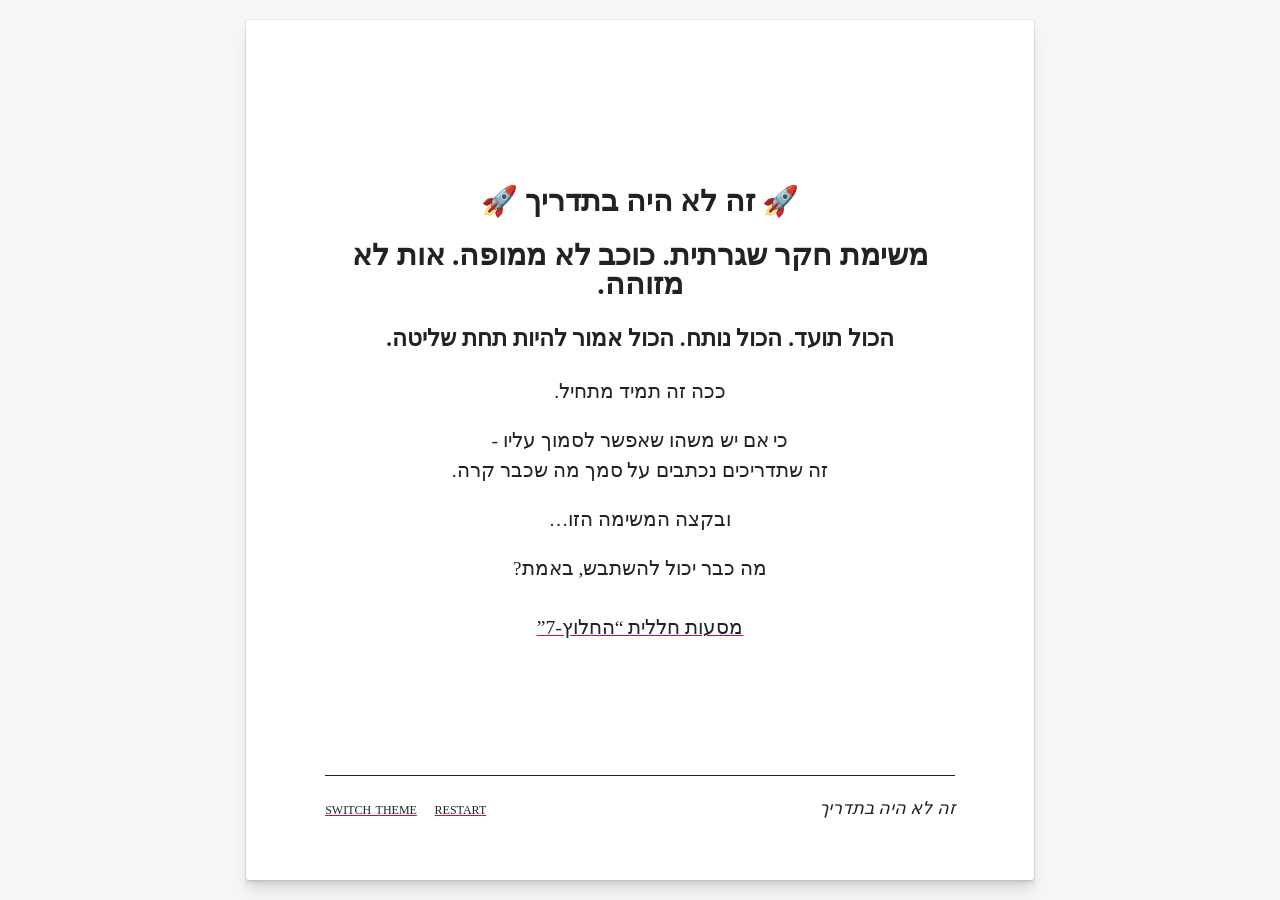
<file: Twine/Task-2-Not in the brief [Hebrew].html>
<!doctype html><html><head><title>זה לא היה בתדריך</title><meta charset="utf-8"/><meta name="viewport" content="width=device-width,initial-scale=1"/><script type="module" crossorigin>
var Wn=Object.defineProperty;var Zn=(n,e,t)=>e in n?Wn(n,e,{enumerable:!0,configurable:!0,writable:!0,value:t}):n[e]=t;var U=(n,e,t)=>(Zn(n,typeof e!="symbol"?e+"":e,t),t),St=(n,e,t)=>{if(!e.has(n))throw TypeError("Cannot "+t)};var pe=(n,e,t)=>(St(n,e,"read from private field"),t?t.call(n):e.get(n)),Et=(n,e,t)=>{if(e.has(n))throw TypeError("Cannot add the same private member more than once");e instanceof WeakSet?e.add(n):e.set(n,t)},_t=(n,e,t,r)=>(St(n,e,"write to private field"),r?r.call(n,t):e.set(n,t),t);(function(){const e=document.createElement("link").relList;if(e&&e.supports&&e.supports("modulepreload"))return;for(const i of document.querySelectorAll('link[rel="modulepreload"]'))r(i);new MutationObserver(i=>{for(const s of i)if(s.type==="childList")for(const a of s.addedNodes)a.tagName==="LINK"&&a.rel==="modulepreload"&&r(a)}).observe(document,{childList:!0,subtree:!0});function t(i){const s={};return i.integrity&&(s.integrity=i.integrity),i.referrerPolicy&&(s.referrerPolicy=i.referrerPolicy),i.crossOrigin==="use-credentials"?s.credentials="include":i.crossOrigin==="anonymous"?s.credentials="omit":s.credentials="same-origin",s}function r(i){if(i.ep)return;i.ep=!0;const s=t(i);fetch(i.href,s)}})();const Gn={"config.logger.show.parse":!1,"config.logger.show.render":!1,"config.logger.show.sound":!1,"config.logger.show.state":!1,"config.logger.show.story":!1,"config.logger.show.style":!1};function Jt(n){return n+": "}const Me={inserts:!0};function Jn(n){Me[n]=!1}function Xn(n){Me[n]=!0}function Xt(n,e){Me[n]&&(console.log(Jt(n)+e),window.dispatchEvent(new CustomEvent("log-info",{detail:{message:e,source:n}})))}function Qt(n,e){Me[n]&&(console.warn(Jt(n)+e),window.dispatchEvent(new CustomEvent("log-warning",{detail:{message:e,source:n}})))}function F(n){return{log(e){Xt(n,e)},warn(e){Qt(n,e)}}}function Qn(){window.addEventListener("state-change",n=>{const e=/^config\.logger\.show\.(.+)$/.exec(n.detail.name);e&&e[1]&&(n.detail.value?Xn(e[1]):Jn(e[1]))})}var Kn=typeof global=="object"&&global&&global.Object===Object&&global;const Yn=Kn;var er=typeof self=="object"&&self&&self.Object===Object&&self,tr=Yn||er||Function("return this")();const it=tr;var nr=it.Symbol;const le=nr;var Kt=Object.prototype,rr=Kt.hasOwnProperty,ir=Kt.toString,ge=le?le.toStringTag:void 0;function sr(n){var e=rr.call(n,ge),t=n[ge];try{n[ge]=void 0;var r=!0}catch{}var i=ir.call(n);return r&&(e?n[ge]=t:delete n[ge]),i}var or=Object.prototype,ar=or.toString;function lr(n){return ar.call(n)}var cr="[object Null]",ur="[object Undefined]",Tt=le?le.toStringTag:void 0;function Yt(n){return n==null?n===void 0?ur:cr:Tt&&Tt in Object(n)?sr(n):lr(n)}function dr(n){return n!=null&&typeof n=="object"}var fr="[object Symbol]";function st(n){return typeof n=="symbol"||dr(n)&&Yt(n)==fr}function hr(n,e){for(var t=-1,r=n==null?0:n.length,i=Array(r);++t<r;)i[t]=e(n[t],t,n);return i}var pr=Array.isArray;const ot=pr;var gr=1/0,Ct=le?le.prototype:void 0,At=Ct?Ct.toString:void 0;function en(n){if(typeof n=="string")return n;if(ot(n))return hr(n,en)+"";if(st(n))return At?At.call(n):"";var e=n+"";return e=="0"&&1/n==-gr?"-0":e}function Pe(n){var e=typeof n;return n!=null&&(e=="object"||e=="function")}var mr="[object AsyncFunction]",br="[object Function]",yr="[object GeneratorFunction]",wr="[object Proxy]";function kr(n){if(!Pe(n))return!1;var e=Yt(n);return e==br||e==yr||e==mr||e==wr}var xr=it["__core-js_shared__"];const Fe=xr;var Lt=function(){var n=/[^.]+$/.exec(Fe&&Fe.keys&&Fe.keys.IE_PROTO||"");return n?"Symbol(src)_1."+n:""}();function vr(n){return!!Lt&&Lt in n}var $r=Function.prototype,Sr=$r.toString;function Er(n){if(n!=null){try{return Sr.call(n)}catch{}try{return n+""}catch{}}return""}var _r=/[\\^$.*+?()[\]{}|]/g,Tr=/^\[object .+?Constructor\]$/,Cr=Function.prototype,Ar=Object.prototype,Lr=Cr.toString,zr=Ar.hasOwnProperty,Pr=RegExp("^"+Lr.call(zr).replace(_r,"\\$&").replace(/hasOwnProperty|(function).*?(?=\\\()| for .+?(?=\\\])/g,"$1.*?")+"$");function Or(n){if(!Pe(n)||vr(n))return!1;var e=kr(n)?Pr:Tr;return e.test(Er(n))}function Ir(n,e){return n==null?void 0:n[e]}function at(n,e){var t=Ir(n,e);return Or(t)?t:void 0}var Nr=function(){try{var n=at(Object,"defineProperty");return n({},"",{}),n}catch{}}();const zt=Nr;var Rr=9007199254740991,Mr=/^(?:0|[1-9]\d*)$/;function Dr(n,e){var t=typeof n;return e=e??Rr,!!e&&(t=="number"||t!="symbol"&&Mr.test(n))&&n>-1&&n%1==0&&n<e}function jr(n,e,t){e=="__proto__"&&zt?zt(n,e,{configurable:!0,enumerable:!0,value:t,writable:!0}):n[e]=t}function tn(n,e){return n===e||n!==n&&e!==e}var qr=Object.prototype,Hr=qr.hasOwnProperty;function Fr(n,e,t){var r=n[e];(!(Hr.call(n,e)&&tn(r,t))||t===void 0&&!(e in n))&&jr(n,e,t)}var Br=/\.|\[(?:[^[\]]*|(["'])(?:(?!\1)[^\\]|\\.)*?\1)\]/,Ur=/^\w*$/;function Vr(n,e){if(ot(n))return!1;var t=typeof n;return t=="number"||t=="symbol"||t=="boolean"||n==null||st(n)?!0:Ur.test(n)||!Br.test(n)||e!=null&&n in Object(e)}var Wr=at(Object,"create");const we=Wr;function Zr(){this.__data__=we?we(null):{},this.size=0}function Gr(n){var e=this.has(n)&&delete this.__data__[n];return this.size-=e?1:0,e}var Jr="__lodash_hash_undefined__",Xr=Object.prototype,Qr=Xr.hasOwnProperty;function Kr(n){var e=this.__data__;if(we){var t=e[n];return t===Jr?void 0:t}return Qr.call(e,n)?e[n]:void 0}var Yr=Object.prototype,ei=Yr.hasOwnProperty;function ti(n){var e=this.__data__;return we?e[n]!==void 0:ei.call(e,n)}var ni="__lodash_hash_undefined__";function ri(n,e){var t=this.__data__;return this.size+=this.has(n)?0:1,t[n]=we&&e===void 0?ni:e,this}function ee(n){var e=-1,t=n==null?0:n.length;for(this.clear();++e<t;){var r=n[e];this.set(r[0],r[1])}}ee.prototype.clear=Zr;ee.prototype.delete=Gr;ee.prototype.get=Kr;ee.prototype.has=ti;ee.prototype.set=ri;function ii(){this.__data__=[],this.size=0}function De(n,e){for(var t=n.length;t--;)if(tn(n[t][0],e))return t;return-1}var si=Array.prototype,oi=si.splice;function ai(n){var e=this.__data__,t=De(e,n);if(t<0)return!1;var r=e.length-1;return t==r?e.pop():oi.call(e,t,1),--this.size,!0}function li(n){var e=this.__data__,t=De(e,n);return t<0?void 0:e[t][1]}function ci(n){return De(this.__data__,n)>-1}function ui(n,e){var t=this.__data__,r=De(t,n);return r<0?(++this.size,t.push([n,e])):t[r][1]=e,this}function de(n){var e=-1,t=n==null?0:n.length;for(this.clear();++e<t;){var r=n[e];this.set(r[0],r[1])}}de.prototype.clear=ii;de.prototype.delete=ai;de.prototype.get=li;de.prototype.has=ci;de.prototype.set=ui;var di=at(it,"Map");const fi=di;function hi(){this.size=0,this.__data__={hash:new ee,map:new(fi||de),string:new ee}}function pi(n){var e=typeof n;return e=="string"||e=="number"||e=="symbol"||e=="boolean"?n!=="__proto__":n===null}function je(n,e){var t=n.__data__;return pi(e)?t[typeof e=="string"?"string":"hash"]:t.map}function gi(n){var e=je(this,n).delete(n);return this.size-=e?1:0,e}function mi(n){return je(this,n).get(n)}function bi(n){return je(this,n).has(n)}function yi(n,e){var t=je(this,n),r=t.size;return t.set(n,e),this.size+=t.size==r?0:1,this}function re(n){var e=-1,t=n==null?0:n.length;for(this.clear();++e<t;){var r=n[e];this.set(r[0],r[1])}}re.prototype.clear=hi;re.prototype.delete=gi;re.prototype.get=mi;re.prototype.has=bi;re.prototype.set=yi;var wi="Expected a function";function lt(n,e){if(typeof n!="function"||e!=null&&typeof e!="function")throw new TypeError(wi);var t=function(){var r=arguments,i=e?e.apply(this,r):r[0],s=t.cache;if(s.has(i))return s.get(i);var a=n.apply(this,r);return t.cache=s.set(i,a)||s,a};return t.cache=new(lt.Cache||re),t}lt.Cache=re;var ki=500;function xi(n){var e=lt(n,function(r){return t.size===ki&&t.clear(),r}),t=e.cache;return e}var vi=/[^.[\]]+|\[(?:(-?\d+(?:\.\d+)?)|(["'])((?:(?!\2)[^\\]|\\.)*?)\2)\]|(?=(?:\.|\[\])(?:\.|\[\]|$))/g,$i=/\\(\\)?/g,Si=xi(function(n){var e=[];return n.charCodeAt(0)===46&&e.push(""),n.replace(vi,function(t,r,i,s){e.push(i?s.replace($i,"$1"):r||t)}),e});const Ei=Si;function ct(n){return n==null?"":en(n)}function ut(n,e){return ot(n)?n:Vr(n,e)?[n]:Ei(ct(n))}var _i=1/0;function dt(n){if(typeof n=="string"||st(n))return n;var e=n+"";return e=="0"&&1/n==-_i?"-0":e}function nn(n,e){e=ut(e,n);for(var t=0,r=e.length;n!=null&&t<r;)n=n[dt(e[t++])];return t&&t==r?n:void 0}function Be(n,e,t){var r=n==null?void 0:nn(n,e);return r===void 0?t:r}function Ti(n,e,t){var r=-1,i=n.length;e<0&&(e=-e>i?0:i+e),t=t>i?i:t,t<0&&(t+=i),i=e>t?0:t-e>>>0,e>>>=0;for(var s=Array(i);++r<i;)s[r]=n[r+e];return s}function rn(n){return function(e){return n==null?void 0:n[e]}}function Ci(n){var e=n==null?0:n.length;return e?n[e-1]:void 0}var Ai={"&":"&amp;","<":"&lt;",">":"&gt;",'"':"&quot;","'":"&#39;"},Li=rn(Ai);const zi=Li;var sn=/[&<>"']/g,Pi=RegExp(sn.source);function H(n){return n=ct(n),n&&Pi.test(n)?n.replace(sn,zi):n}function Oi(n,e){return e.length<2?n:nn(n,Ti(e,0,-1))}function Ii(n,e){return e=ut(e,n),n=Oi(n,e),n==null||delete n[dt(Ci(e))]}function Ni(n,e,t,r){if(!Pe(n))return n;e=ut(e,n);for(var i=-1,s=e.length,a=s-1,l=n;l!=null&&++i<s;){var o=dt(e[i]),u=t;if(o==="__proto__"||o==="constructor"||o==="prototype")return n;if(i!=a){var c=l[o];u=r?r(c,o,l):void 0,u===void 0&&(u=Pe(c)?c:Dr(e[i+1])?[]:{})}Fr(l,o,u),l=l[o]}return n}function ft(n,e,t){return n==null?n:Ni(n,e,t)}var Ri={"&amp;":"&","&lt;":"<","&gt;":">","&quot;":'"',"&#39;":"'"},Mi=rn(Ri);const Di=Mi;var on=/&(?:amp|lt|gt|quot|#39);/g,ji=RegExp(on.source);function qi(n){return n=ct(n),n&&ji.test(n)?n.replace(on,Di):n}function Hi(n,e){return n==null?!0:Ii(n,e)}const an=F("story"),P={customScripts:[],customStyles:[],passages:[]};function ln(n){for(const r of["name","creator","ifid","options"])P[r]=n.getAttribute(r)??void 0;const e=parseInt(n.getAttribute("startnode")??"");isNaN(e)||(P.startNode=e),P.creatorVersion=n.getAttribute("creator-version")??void 0;const t=r=>[...r].map(i=>i.textContent??"");P.customScripts=t(n.querySelectorAll('[type="text/twine-javascript"]')),P.customStyles=t(n.querySelectorAll('[type="text/twine-css"]')),P.passages=[...n.querySelectorAll("tw-passagedata")].map(r=>{const i=parseInt(r.getAttribute("pid")??""),s=r.getAttribute("tags");return{id:isNaN(i)?void 0:i,name:r.getAttribute("name")??void 0,source:r.textContent??"",tags:s?s.split(" "):[]}})}function cn(){const n=pt();if(!n||!n.name)throw new Error("There is no starting passage for this story, or it has no name.");ie({trail:[n.name],"config.testing":typeof P.options=="string"&&P.options.indexOf("debug")!==-1||!1}),P.name&&(document.title=P.name)}function un(){an.log(`Running custom scripts (${P.customScripts.length})`);for(const n of P.customScripts)new Function(n).apply(window)}function dn(){an.log(`Adding custom styles (${P.customStyles.length})`);for(const n of P.customStyles){const e=document.createElement("style");e.innerHTML=n,document.head.appendChild(e)}}function fn(){return P.ifid}function ht(){return P.name}function Fi(){return P.passages}function pt(){return P.passages.find(n=>n.id===P.startNode)}function Se(n){return P.passages.find(e=>e.name===n)}function Bi(n){return P.passages.find(e=>e.id===n)}function hn(n){let e=[],t=!1;return async(...r)=>{t||(t=!0,Promise.resolve().then(()=>{try{n(e),e=[],t=!1}catch(i){window.setTimeout(()=>{throw i})}})),e.push(r)}}function ke(n,e,t=[]){const r=document.createElement(n);if(e)for(const i of Object.keys(e))e[i]!==void 0&&r.setAttribute(i,e[i]);for(const i of t)typeof i=="string"||typeof i=="number"?r.appendChild(document.createTextNode(i.toString())):r.appendChild(i);return r}function R(...n){return ke(...n).outerHTML}function Je(n){return Array.isArray(n)?n.every(Je):n===null?!0:typeof n=="object"?Object.getPrototypeOf(n)!==Object.prototype?!1:Object.values(n).every(Je):typeof n=="number"?isFinite(n)&&!isNaN(n):["boolean","string","undefined"].includes(typeof n)}const{log:Q,warn:Ui}=F("state");let te;const gt={},pn={},ce={};function mt(n,e){if(n[e])return;Object.defineProperty(n,e,{get(){return p(e)},set(r){$(e,r)},configurable:!0});const t=e.split(".");t.length>1&&(t.pop(),mt(n,t.join(".")))}function Vi(n,e){if(n[e])return;const t=e.split("."),r=t[t.length-1];for(let i=0;i<t.length-1;i++)n[t[i]]=n[t[i]]||{},n=n[t[i]];Object.defineProperty(n,r,{get(){return p(e)},set(){throw new Error("Chapbook lookup variables may only be read.")},configurable:!0})}function Wi(n,e){Hi(n,e)}function gn(){const n=fn(),e=ht();if(e===void 0)throw new Error("Cannot set up state: the story has no name");te=`chapbook-${e}-${n}`,qe("config.state.autosave",!0)}function bt(){function n(e,t){Object.keys(e).forEach(r=>{const i=t===""?r:`${t}.${r}`;if(typeof e[r]=="object"&&!Array.isArray(e[r]))n(e[r],i);else{const s=e[r];delete e[r],Wi(window,t),window.dispatchEvent(new CustomEvent("state-change",{detail:{name:i,value:p(i),previous:s}}))}})}n(ce,""),window.dispatchEvent(new CustomEvent("state-reset")),p("config.state.autosave")&&yt()}function $(n,e){const t=p(n);Je(e)||Ui(`Setting ${n} to ${JSON.stringify(e)} can't be saved permanently. This will work in the current session, but will not persist between sessions.`),ft(ce,n,e),mt(window,n),e!==t&&window.dispatchEvent(new CustomEvent("state-change",{detail:{previous:t,name:n,value:e}})),p("config.state.autosave")&&yt()}function qe(n,e){const t=p(n);Q(`Defaulting "${n}" to ${JSON.stringify(e)}`),ft(gt,n,e),mt(window,n),t==null&&window.dispatchEvent(new CustomEvent("state-change",{detail:{previous:t,name:n,value:e}}))}function ie(n){for(const e in n)qe(e,n[e])}function _(n,e){const t=p(n);Q(`Adding lookup variable ${n}`),ft(pn,n,e),Vi(window,n),t==null&&window.dispatchEvent(new CustomEvent("state-change",{detail:{previous:t,name:n,value:p(n)}}))}function p(n){const e=Be(pn,n);if(typeof e=="function")return e(p,$);const t=Be(ce,n),r=Be(gt,n);if(t==null)return r;if(typeof t=="object"&&t!==null&&!Array.isArray(t)&&typeof r=="object"&&r!==null&&!Array.isArray(r)){const i={},s=[...Object.keys(r),...Object.keys(t)];for(const a of s)Object.defineProperty(i,a,{get(){return p(n+"."+a)},set(l){$(n+"."+a,l)},configurable:!0,enumerable:!0});return i}return t}function xe(){return{...ce}}function Ee(n){bt();for(const e in n)$(e,n[e])}function mn(){try{return window.localStorage.setItem("chapbook-test","a"),window.localStorage.removeItem("chapbook-test"),!0}catch{return!1}}function yt(){Q("Saving to local storage: "+JSON.stringify(xe())),window.localStorage.setItem(te,JSON.stringify(xe())),Q("Save complete")}function bn(){return mn()&&window.localStorage.getItem(te)!==null}function yn(){Q("Restoring variables from local storage");const n=window.localStorage.getItem(te);if(!n)throw new Error(`No value is set in local storage at "${te}"`);Ee(JSON.parse(n)),Q("Restore complete")}function wn(n){n||Q("Purging variables from local storage");const e=window.localStorage.getItem(te);if(!e)throw new Error(`No value is set in local storage at "${te}"`);Ee(JSON.parse(e)),n||Q("Purge complete")}function ve(n){function e(t,r,i=[]){return Object.keys(t).reduce((s,a)=>{if(typeof t[a]=="object"&&t[a]&&!Array.isArray(t[a]))e(t[a],r?`${r}.${a}`:a,s);else{const l=r?`${r}.${a}`:a;s.includes(l)||s.push(l)}return s},i)}return n?e(gt,void 0,e(ce)).sort():e(ce).sort()}const Zi=Object.freeze(Object.defineProperty({__proto__:null,canRestoreFromStorage:bn,canSaveToStorage:mn,get:p,initState:gn,purgeFromStorage:wn,reset:bt,restoreFromObject:Ee,restoreFromStorage:yn,saveToObject:xe,saveToStorage:yt,set:$,setDefault:qe,setDefaults:ie,setLookup:_,varNames:ve},Symbol.toStringTag,{value:"Module"})),Gi=Object.freeze(Object.defineProperty({__proto__:null,addCustomStyles:dn,ifid:fn,initStory:cn,loadFromData:ln,name:ht,passageNamed:Se,passageWithId:Bi,passages:Fi,runCustomScripts:un,startPassage:pt},Symbol.toStringTag,{value:"Module"})),{log:kn}=F("actions");function xn(n){kn(`Going to passage "${n}"`);const e=Se(n);if(!e)throw new Error(`There is no passage with the name "${n}"`);document.activeElement instanceof HTMLElement&&document.activeElement.blur();const t=p("trail");if(!Array.isArray(t))throw new Error(`The trail variable has been set to a ${typeof t}, not an array.`);$("trail",[...t,e.name])}function vn(){kn("Restarting"),bt(),window.location.reload()}let X=[],Oe=!0;function Ji(){Oe&&(X=[],window.dispatchEvent(new CustomEvent("backstage-state-recorder-update")))}function Xi({detail:n}){if(!Oe)return;X.length===p("config.backstage.trail.maxLength")&&X.shift();const{name:e,value:t}=n;X.push({change:{name:e,value:t},state:xe()}),window.dispatchEvent(new CustomEvent("backstage-state-recorder-update"))}function Qi(){return[...X]}function Ki(n){if(!X[n])throw new Error(`There is no history at index ${n} to rewind to.`);Oe=!1,Ee(X[n].state),X.length=n+1,Oe=!0,window.dispatchEvent(new CustomEvent("backstage-state-recorder-update"))}function Yi(){qe("config.backstage.trail.maxLength",100),window.addEventListener("state-change",Xi),window.addEventListener("state-reset",Ji)}let V=[];function es(n){V.push({name:n,state:xe()}),$n(),window.dispatchEvent(new CustomEvent("backstage-state-snapshots-update"))}function ts(n){const e=V.find(t=>t.name===n);if(!e)throw new Error(`There is no snapshot named "${n}".`);Ee(e.state)}function ns(n){V=V.filter(({name:e})=>n!==e),$n(),window.dispatchEvent(new CustomEvent("backstage-state-snapshots-update"))}function rs(){try{V=JSON.parse(window.localStorage.getItem(`chapbookbackstage-snapshots-${p("config.state.saveKey")}`)),Array.isArray(V)||(V=[])}catch{V=[]}}function $n(){window.localStorage.setItem(`chapbookbackstage-snapshots-${p("config.state.saveKey")}`,JSON.stringify(V))}function Pt(){return V.map(({name:n})=>n)}function is(){rs()}function wt(n){for(const e in n)window.customElements.get(e)||window.customElements.define(e,n[e])}class z extends HTMLElement{defaultHtml(e){this.innerHTML.trim()===""&&(this.innerHTML=e)}delegate(e,t,r){this.addEventListener(e,i=>{if(!i.target)return;const s=i.target.closest(t);s&&r(i,s)})}query(e){const t=this.querySelector(e);if(!t)throw new Error(`Couldn't find element matching "${e}"`);return t}queryAll(e){return[...this.querySelectorAll(e)]}}class Sn extends z{constructor(){super(),this.addEventListener("click",e=>{e.target.closest("[data-toggle-collapsed]")&&(this.hasAttribute("collapsed")?this.removeAttribute("collapsed"):this.setAttribute("collapsed",""))})}connectedCallback(){this.innerHTML=`
			<button data-toggle-collapsed></button>
			<div class="content">
				<backstage-tabs aria-label="Backstage">
				<backstage-tab
					aria-controls="backstage-state-tab-panel"
					id="backstage-state-tab"
				>
					State
				</backstage-tab>
				<backstage-tab
					aria-controls="backstage-history-tab-panel"
					id="backstage-history-tab"
				>
					History
				</backstage-tab>
				<backstage-tab
					aria-controls="backstage-style-tab-panel"
					id="backstage-style-tab"
				>
					Style
				</backstage-tab>
				<backstage-tab
					aria-controls="backstage-notes-tab-panel"
					id="backstage-notes-tab"
				>
					Notes
				</backstage-tab>
			</backstage-tabs>
			<backstage-tab-panel
				aria-labelledby="backstage-state-tab"
				id="backstage-state-tab-panel"
			>
				<backstage-state-variables></backstage-state-variables>
				<backstage-state-snapshots></backstage-state-snapshots>
			</backstage-tab-panel>
			<backstage-tab-panel
				aria-labelledby="backstage-history-tab"
				id="backstage-history-tab-panel"
			>
				<backstage-history-table></backstage-history-table>
			</backstage-tab-panel>
			<backstage-tab-panel
				aria-labelledby="backstage-style-tab"
				id="backstage-style-tab-panel"
			>
				<backstage-style-theme></backstage-style-theme>
				<backstage-style-config></backstage-style-config>
				<backstage-style-group title="Page" prefix="page"></backstage-style-group>
				<backstage-style-group title="Header"></backstage-style-group>
				<backstage-style-group title="Footer"></backstage-style-group>
			</backstage-tab-panel>
			<backstage-tab-panel
				aria-labelledby="backstage-notes-tab"
				id="backstage-notes-tab-panel"
			>
				<backstage-notes></backstage-notes>
			</backstage-tab-panel>
		</div>`,this.update()}attributeChangedCallback(){this.update()}update(){const e=this.querySelectorAll("[data-toggle-collapsed]");if(this.hasAttribute("collapsed")){for(const t of e)t.innerHTML="&larr;",t.setAttribute("aria-label","Show Backstage");document.body.classList.remove("backstage-visible")}else{for(const t of e)t.innerHTML="&rarr;",t.setAttribute("aria-label","Hide Backstage");document.body.classList.add("backstage-visible")}}}U(Sn,"observedAttributes",["collapsed"]);function ss(n){const e=[];let t=[],r;return n.forEach(({change:i},s)=>{if(i.name==="trail"){const a=i.value;e.push({historyIndex:s-1,passage:r,varChanges:t}),t=[],r=a[a.length-1]}else t.push({name:i.name,value:i.value})}),e.push({historyIndex:n.length-1,passage:r,varChanges:t}),e}class os extends z{constructor(){super();U(this,"root",document.createElement("div"));this.delegate("click","button[data-rewind]",(t,r)=>{const i=parseInt(r.dataset.rewind??"");isNaN(i)||Ki(i)})}connectedCallback(){window.addEventListener("backstage-state-recorder-update",this),this.update()}disconnectedCallback(){window.removeEventListener("backstage-state-recorder-update",this)}handleEvent(){this.update()}update(){this.innerHTML=ss(Qi()).reduce((t,{historyIndex:r,passage:i,varChanges:s})=>{t+=`
					<button
						data-rewind="${r}"
						aria-label="Rewind to ${i?H(i):"Startup"}">&#x21aa;
					${i?H(i):"<em>Startup</em>"}</button><table><thead><tr><th>Variable</th><th>Value</th></thead><tbody>`;for(const a of s)t+=`
						<tr>
							<td>${H(a.name)}</td><td>${H(JSON.stringify(a.value))}</td>
						</tr>`;return t+"</tbody></table>"},"")}}let N={};function as(){N={},kt()}function ls(){const n=Object.keys(N).reduce((t,r)=>t+`<li class="note"><span class="passage">${H(r)}</span><pre>${H(N[r])}</pre></li>`,"");let e=p("story.name");return typeof e!="string"&&(e="Story"),`<h1>Notes for &ldquo;${H(e)}&rdquo;</h1><ul data-cb-backstage-notes data-cb-version="${p("engine.version")}">${n}</ul>`}function cs(n){return N[n]}function us(n){const e=document.createElement("div"),t={...N};let r=0;e.innerHTML=n;for(const i of e.querySelectorAll("ul[data-cb-backstage-notes] li")){const s=i.querySelector("span.passage"),a=i.querySelector("pre");s!=null&&s.textContent&&(a!=null&&a.textContent)&&(t[s.textContent]?t[s.textContent]=`${t[s.textContent]??""}

${a.textContent}`:t[s.textContent]=a.textContent,r++)}return N=t,kt(),r}function ds(){const n=window.localStorage.getItem(`chapbookbackstage-passage-notes-${p("config.state.saveKey")}`);try{n&&(N=JSON.parse(n),(typeof N!="object"||Array.isArray(N))&&(N={}))}catch{N={}}}function kt(){window.localStorage.setItem(`chapbookbackstage-passage-notes-${p("config.state.saveKey")}`,JSON.stringify(N))}function fs(n,e){N[n]=e,kt()}function hs(){ds()}function Ot(){const n=p("trail");if(Array.isArray(n))return n[n.length-1]}class ps extends z{constructor(){super(),this.delegate("change",'input[type="file"]',e=>{var r;const t=(r=e.target.files)==null?void 0:r[0];if(t){const i=new FileReader;i.onload=s=>{const a=us(s.target.result);window.alert(`${a} note(s) were imported.`)},i.readAsText(t)}}),this.delegate("change","textarea",e=>{const t=Ot();t&&fs(t,e.target.value)}),this.delegate("click","[data-export]",()=>{const e=ls(),t=document.createElement("a");p("story.name"),t.setAttribute("download",`${p("story.name")} Notes - ${new Date().toDateString()} ${new Date().toTimeString()}.html`),t.setAttribute("href","data:text/html;base64,"+window.btoa(e)),document.body.appendChild(t),t.click(),document.body.removeChild(t)}),this.delegate("click","[data-import]",()=>{this.query('input[type="file"]').click()}),this.delegate("click","[data-reset]",()=>{window.confirm("Are you sure? This will delete all text entered in the Notes panel of Backstage, and cannot be undone.")&&as()})}connectedCallback(){this.defaultHtml(`
			<label for="backstage-notes-textarea"></label>
				<textarea id="backstage-notes-textarea"></textarea>
				<div class="actions">
					<button data-export>Export All Notes</button>
					<button data-import>Import Notes</button>
					<button data-reset>Delete All Notes</button>
				</div>
				<input type="file" hidden />
		`),window.addEventListener("state-change",this),this.update()}disconnectedCallback(){window.removeEventListener("state-change",this)}handleEvent(e){e.detail.name==="trail"&&this.update()}update(){const e=Ot();e&&(this.query("#backstage-notes-textarea").value=cs(e)??"",this.query('label[for="backstage-notes-textarea"]').textContent=`Notes on "${e}"`)}}class gs extends z{constructor(){super(),this.delegate("click","[data-add-snapshot]",()=>{const e=window.prompt("Enter a name for this snapshot:");e&&(Pt().includes(e)?window.alert("A snapshot already exists with this name."):es(e))}),this.delegate("click","[data-remove]",({target:e})=>{const t=e.dataset.remove;t&&window.confirm(`Are you sure you want to delete the snapshot "${t}"? This cannot be undone.`)&&ns(t)}),this.delegate("click","[data-restore]",({target:e})=>{ts(e.dataset.restore)})}connectedCallback(){this.defaultHtml(`
			<details open>
				<summary>Snapshots</summary>
				<div class="snapshots"></div>
				<button data-add-snapshot>Add Snapshot</button>
			</details>
		`),window.addEventListener("backstage-state-snapshots-update",this),this.update()}disconnectedCallback(){window.removeEventListener("backstage-state-snapshots-update",this)}handleEvent(){this.update()}update(){const e=this.querySelector(".snapshots");e&&(e.innerHTML=Pt().map(t=>{const r=H(t);return`
					<div class="snapshot-button">
						<button data-restore="${r}" aria-label="Restore '${r}' snapshot">
							${r}
						</button>
						<button data-remove="${r}" aria-label="Remove '${r}' snapshot">
							&times;
						</button>
					</div class="snapshot-button">
				`}).join(""))}}const ms=["config.random.privateState"];class bs extends z{constructor(){super();U(this,"showDefaults",!1);this.delegate("change",'input[type="checkbox"]',t=>{this.showDefaults=t.target.checked,this.update()})}connectedCallback(){this.defaultHtml(`
			<details open>
				<summary>Variables</summary>
				<label>
					<input type="checkbox" />
					Show Defaults
				</label>
				<div class="variables"></div>
			</details>
		`),this.update(),window.addEventListener("state-change",this)}disconnectedCallback(){window.removeEventListener("state-change",this)}handleEvent(){this.update()}update(){this.query(".variables").innerHTML=ve(this.showDefaults).filter(t=>!ms.some(r=>t.startsWith(r))).map(t=>`<div><label><span>${H(t)}</span><backstage-variable-input name="${H(t)}"></backstage-variable-input></label></div>`).join("")}}const ys=["config.style.page.theme.override"];class ws extends z{connectedCallback(){this.defaultHtml(`
			<details open>
				<summary>Config</summary>
				<label for="cb-backstage-style-config">
					Enter this code into your first passage&rsquo;s variables section to
					permanently use this style:
				</label>
				<textarea
					readonly
					id="cb-backstage-style-config"
				></textarea>
			</details>
		`),window.addEventListener("state-change",this),this.update()}disconnectedCallback(){window.removeEventListener("state-change",this)}handleEvent(){this.update()}update(){this.query("textarea").value=ve(!1).reduce((e,t)=>!/^config.style/.test(t)||ys.includes(t)||p(t)===void 0?e:e+`${t}: ${JSON.stringify(p(t))}
`,"").trim()}}const ks=[{name:"Font",suffix:"font"},{name:"Color",suffix:"color"},{name:"Link Font",suffix:"link.font"},{name:"Link Color",suffix:"link.color"},{name:"Link Line Color",suffix:"link.lineColor"},{name:"Active Link Font",suffix:"link.active.font"},{name:"Active Link Color",suffix:"link.active.color"},{name:"Active Link Line Color",suffix:"link.active.lineColor"}];class En extends z{connectedCallback(){const e=this.getAttribute("prefix"),t=this.getAttribute("title");this.defaultHtml(`
			<details open>
				<summary>${t}</summary>
				${ks.map(({name:r,suffix:i})=>`
						<label data-prefix="%.${i}">
							${r}
							<backstage-variable-input name="${e}.${i}" string />
						</label>
					`).join("")}
			</details>
		`),window.addEventListener("state-change",this),window.addEventListener("system-theme-change",this),this.updateInputs()}updateInputs(){var i;const e=this.getAttribute("prefix")??"",t=p("browser.darkTheme");let r="config.style.";t&&(r+="dark.");for(const s of this.queryAll("backstage-variable-input")){const a=(i=s.closest("[data-prefix]"))==null?void 0:i.dataset.prefix;if(a&&(s.setAttribute("name",r+a.replace("%",e)),s.removeAttribute("placeholder"),t)){const l=p(`config.style.${a.replace("%",e)}`);typeof l=="string"&&s.setAttribute("placeholder",l)}}}attributeChangedCallback(e,t,r){if(this.innerHTML!=="")switch(e){case"title":this.query("summary").innerText=r;break;case"prefix":this.updateInputs();break}}handleEvent(e){(e.type==="system-theme-change"||e.detail.name==="config.style.page.theme.override")&&this.updateInputs()}}U(En,"observedAttributes",["prefix","title"]);class xs extends z{connectedCallback(){this.defaultHtml(`
      <details open>
      <summary>Theme</summary>
      <p>The <strong data-theme-name></strong> theme is active. <button>Switch Theme</button></p>
      <p>
      <label><input type="checkbox"> Theme switching</label>
      </p>
      </details>
    `),this.update(),this.query("button").addEventListener("click",()=>this.switchTheme()),this.query("input").addEventListener("change",()=>this.toggleThemeSwitching()),window.addEventListener("system-theme-change",this),window.addEventListener("state-change",this),this.update()}disconnectedCallback(){window.removeEventListener("system-theme-change",this)}handleEvent(e){(e.type==="system-theme-change"||["config.style.page.theme.override","config.style.page.theme.enableSwitching"].includes(e.detail.name))&&this.update()}switchTheme(){$("config.style.page.theme.override",p("browser.darkTheme")?"light":"dark")}toggleThemeSwitching(){$("config.style.page.theme.enableSwitching",!p("config.style.page.theme.enableSwitching")),this.update()}update(){const e=!!p("config.style.page.theme.enableSwitching");this.query("input").checked=e,this.query("button").disabled=!e,this.query("[data-theme-name]").innerHTML=p("browser.darkTheme")?"dark":"light"}}class vs extends z{constructor(){super(),this.addEventListener("click",()=>{var e;this.textContent&&((e=this.closest("backstage-tabs"))==null||e.selectTab(this.textContent))})}connectedCallback(){this.setAttribute("role","tab")}}class $s extends z{connectedCallback(){this.setAttribute("role","tabpanel")}}class Ss extends z{connectedCallback(){this.setAttribute("role","tablist"),window.setTimeout(()=>this.selectTab(0))}selectTab(e){[...this.children].filter(t=>t.getAttribute("role")==="tab").forEach((t,r)=>{var a,l;const i=t.getAttribute("aria-controls"),s=typeof e=="number"?r==e:t.textContent===e;t.setAttribute("aria-selected",s.toString()),i&&(s?(a=document.getElementById(i))==null||a.removeAttribute("hidden"):(l=document.getElementById(i))==null||l.setAttribute("hidden",""))})}}class _n extends z{constructor(){super(),this.addEventListener("input",e=>{const t=this.getAttribute("name");if(!t||!e.target)return;const r=e.target.value;try{this.hasAttribute("string")?$(t,r):$(t,JSON.parse(r))}catch{}})}attributeChangedCallback(){const e=this.getAttribute("name");if(!e)return;const t=p(e);let r=JSON.stringify(t);this.hasAttribute("string")&&(t==null?r="":r=t.toString()),this.innerHTML=`<input type="text" placeholder="${this.getAttribute("placeholder")??""}" value="${H(r)}" />`}}U(_n,"observedAttributes",["name","placeholder","string"]);function Es(){wt({"backstage-history-table":os,"backstage-notes":ps,"backstage-sidebar":Sn,"backstage-state-snapshots":gs,"backstage-state-variables":bs,"backstage-style-config":ws,"backstage-style-group":En,"backstage-style-theme":xs,"backstage-tab":vs,"backstage-tab-panel":$s,"backstage-tabs":Ss,"backstage-variable-input":_n})}function _s(){hs(),Yi(),is(),Es(),document.body.appendChild(document.createElement("backstage-sidebar"))}class Ts extends z{constructor(){super(),this.delegate("click","[data-back]",()=>{const e=p("trail");this.classList.remove("active"),Array.isArray(e)?$("trail",e.slice(0,e.length-1)):window.alert("Sorry, going back was not successful. Please try hard restarting.")}),this.delegate("click","[data-refresh]",()=>{var t;const e=p("trail");this.classList.remove("active"),Array.isArray(e)?$("trail",[...e]):$("trail",[(t=pt())==null?void 0:t.name])}),this.delegate("click","[data-hard-restart]",()=>{wn(!0),window.location.reload()})}connectedCallback(){window.addEventListener("error",this),window.addEventListener("unhandledrejection",this)}disconnectedCallback(){window.removeEventListener("error",this),window.removeEventListener("unhandledrejection",this)}handleEvent(e){const t=`
Please report this to https://github.com/markedjs/marked.`,r=e.type==="unhandledrejection"?e.reason:e.error;try{let i="";r!=null&&r.stack?i=`${r.message}

Stack trace:
${r.stack}`:i=`${r.message}

[No stack trace available]`,i=i.replace(t,"");const s=p("trail");this.classList.add("active"),this.innerHTML=`
			<p>
			An unexpected error has occurred.
			</p>
			<pre>${p("config.testing")?i:""}</pre>
			<ul>
				<li>
					<inline-button class="link" ${Array.isArray(s)&&s.length>1?"data-back":"data-refresh"}>Go back</inline-button> to the previous passage.
				</li>
				<li>
					<inline-button class="link" data-hard-restart>Hard restart</inline-button>, clearing all progress and beginning from the start.
				</li>
			</ul>
		`}catch(i){console.error(i)}}}const{log:Te}=F("display");class Cs extends z{connectedCallback(){window.addEventListener("state-change",this),this.defaultHtml("<div data-google></div><div data-typekit></div>")}disconnectedCallback(){window.removeEventListener("state-change",this)}handleEvent({detail:e}){if(["config","config.style","config.style.fonts"].includes(e.name)){const i=p("config.style.fonts");if(!i)return;for(const s in i){const a=i[s].name,l=i[s].url;typeof a=="string"&&typeof l=="string"&&this.loadUrlFont(s,l,a)}return}const r=e.name.match(/^config\.style\.fonts\.([^.]+)/i);if(r){const i=r[1],s=p(`config.style.fonts.${i}.name`),a=p(`config.style.fonts.${i}.url`);typeof a=="string"&&typeof s=="string"&&(Te(`Adding font from URL (${s})`),this.loadUrlFont(i,a,s));return}e.name==="config.style.googleFont"&&typeof e.value=="string"?this.loadGoogleFont(e.value):e.name==="config.style.typekitFont"&&typeof e.value=="string"&&this.loadTypekitFont(e.value)}loadGoogleFont(e){Te("Adding Google font"),this.query("[data-google]").innerHTML=e}loadTypekitFont(e){Te("Adding Typekit font"),this.query("[data-typekit]").innerHTML=e}loadUrlFont(e,t,r){Te("Adding font from URL");const i=t.match(/\.(.+)$/);if(!i||!i[1])return;const s=i[1],a=this.querySelector(`[data-url-${e}]`)??document.createElement("style");a.setAttribute(`data-url-${e}`,""),a.innerHTML=`@font-face { font-family: "${r}"; src: url("${t}") format("${s}"); }`,a.parentNode||this.appendChild(a)}}class As extends HTMLElement{constructor(){super(),this.addEventListener("body-content-change",this)}handleEvent({target:e}){if(!e)return;const t=[...e.querySelectorAll("[skippable-delay]")].map(l=>{const o={delay:0,el:l};try{o.delay=parseInt(l.getAttribute("skippable-delay")??"0")}catch{}return o}).filter(({delay:l})=>!!l).sort((l,o)=>l.delay-o.delay);if(t.length===0)return;let r=Date.now(),i;const s=()=>{var u;const l=Date.now()-r,o=(u=t.find(({delay:c})=>c>l))==null?void 0:u.delay;if(!o){this.dispatchEvent(new CustomEvent("page-skip-indicator-hide"));return}for(const c of t)c.delay<=0||(c.delay<=o?(c.delay=0,c.el.setAttribute("skippable-delay","0")):(c.delay-=o,c.el.setAttribute("skippable-delay",c.delay.toString())));r=Date.now(),window.clearTimeout(i),a()},a=()=>{i&&window.clearTimeout(i),i=window.setTimeout(()=>{window.removeEventListener("click",s),window.removeEventListener("keyup",s),this.dispatchEvent(new CustomEvent("page-skip-indicator-hide"))},t[t.length-1].delay)};window.addEventListener("click",s),window.addEventListener("keyup",s),a(),this.dispatchEvent(new CustomEvent("page-skip-indicator-show"))}}class Ls extends z{connectedCallback(){var e,t;(e=this.closest("page-skip"))==null||e.addEventListener("page-skip-indicator-hide",this),(t=this.closest("page-skip"))==null||t.addEventListener("page-skip-indicator-show",this)}disconnectedCallback(){var e,t;(e=this.closest("page-skip"))==null||e.removeEventListener("page-skip-indicator-hide",this),(t=this.closest("page-skip"))==null||t.removeEventListener("page-skip-indicator-show",this)}handleEvent(e){switch(e.type){case"page-skip-indicator-hide":this.removeAttribute("active");break;case"page-skip-indicator-show":this.setAttribute("active","");break}}}var se=typeof globalThis<"u"?globalThis:typeof window<"u"?window:typeof global<"u"?global:typeof self<"u"?self:{};function zs(n){if(n.__esModule)return n;var e=n.default;if(typeof e=="function"){var t=function r(){if(this instanceof r){var i=[null];i.push.apply(i,arguments);var s=Function.bind.apply(e,i);return new s}return e.apply(this,arguments)};t.prototype=e.prototype}else t={};return Object.defineProperty(t,"__esModule",{value:!0}),Object.keys(n).forEach(function(r){var i=Object.getOwnPropertyDescriptor(n,r);Object.defineProperty(t,r,i.get?i:{enumerable:!0,get:function(){return n[r]}})}),t}var Ie=Os;const Ps={hoursPerDay:24,daysPerWeek:7,weeksPerMonth:4,monthsPerYear:12,daysPerYear:365.25},It={ms:["ms","milli","millisecond","milliseconds"],s:["s","sec","secs","second","seconds"],m:["m","min","mins","minute","minutes"],h:["h","hr","hrs","hour","hours"],d:["d","day","days"],w:["w","week","weeks"],mth:["mon","mth","mths","month","months"],y:["y","yr","yrs","year","years"]};function Os(n,e,t){t=Object.assign({},Ps,t||{});let r=0,i=Is(t),s=n.toLowerCase().replace(/[^.\w+-]+/g,"").match(/[-+]?[0-9.]+[a-z]+/g);if(s===null)throw new Error(`The string [${n}] could not be parsed by timestring`);return s.forEach(a=>{let l=a.match(/[0-9.]+/g)[0],o=a.match(/[a-z]+/g)[0];r+=Ns(l,o,i)}),e?Rs(r,e,i):r}function Is(n){let e={ms:.001,s:1,m:60,h:3600};return e.d=n.hoursPerDay*e.h,e.w=n.daysPerWeek*e.d,e.mth=n.daysPerYear/n.monthsPerYear*e.d,e.y=n.daysPerYear*e.d,e}function Tn(n){for(let e of Object.keys(It))if(It[e].indexOf(n)>-1)return e;throw new Error(`The unit [${n}] is not supported by timestring`)}function Ns(n,e,t){return n*t[Tn(e)]}function Rs(n,e,t){return n/t[Tn(e)]}class Ms extends z{connectedCallback(){window.addEventListener("display-change",this)}disconnectedCallback(){window.removeEventListener("display-change",this)}async startTransition(e,t={}){const r=p("config.body.transition.name"),i=p("config.body.transition.duration"),s=typeof i=="string"?Ie(i,"s"):0;document.startViewTransition&&typeof r=="string"&&["crossfade","fadeInOut"].includes(r)&&s>0?r==="crossfade"?(document.documentElement.style.setProperty("--page-transition-duration",`${s}s`),document.startViewTransition(async()=>{await e(),t.preserveWindowScroll||window.scrollTo(0,0)})):(document.documentElement.style.setProperty("--page-transition-duration",`${s/2}s`),await document.startViewTransition(async()=>{this.style.visibility="hidden"}).finished,document.startViewTransition(async()=>{this.style.visibility="visible",await e(),t.preserveWindowScroll||window.scrollTo(0,0)})):(await e(),t.preserveWindowScroll||window.scrollTo(0,0))}handleEvent({detail:e}){this.startTransition(()=>{const t=this.querySelector("article");t&&(t.innerHTML=`<div>${e.body}</div>`,t.dispatchEvent(new CustomEvent("body-content-change",{bubbles:!0})));const r=["left","center","right"];for(const i of["footer","header"]){const s=this.querySelector(i);s&&(r.some(a=>e[i][a].trim()!=="")?s.removeAttribute("hidden"):s.setAttribute("hidden",""),s.innerHTML=["left","center","right"].reduce((a,l)=>a+`<div class="${l}">${e[i][l]}</div>`,""))}})}}const Nt=["gray","red","pink","grape","violet","indigo","blue","cyan","teal","green","lime","yellow","orange"].map(n=>`oc-${n}`),Ds=["gray","rose","raspberry","red","orange","cinnamon","amber","yellow","lime","chartreuse","green","emerald","aquamarine","teal","cyan","powder","sky","cerulean","azure","blue","indigo","violet","purple","magenta","pink"];function Rt(n){if(typeof n!="string")throw new Error("Only strings can be parsed as color values.");if(Nt.includes(n))return`var(--${n}-9)`;const e=/^(oc-\w+)-\d$/.exec(n);if(e&&Nt.includes(e[1]))return`var(--${n})`;const t=/^(\w+)-([1-6])$/.exec(n);return t&&Ds.includes(t[1])?`var(--color-${n})`:n}function me(n){const e={backgroundColor:"inherit",color:"inherit"};if(n===void 0)return e;if(typeof n!="string")throw new Error("Only strings can be parsed as colors.");const t=n.split(/ on /i);return e.color=Rt(t[0].trim().toLowerCase()),e.color===""&&(e.color="inherit"),t.length===2&&(e.backgroundColor=Rt(t[1].trim().toLowerCase())),e}function js(n,{scaling:e}){const t={fontFamily:"inherit",fontSize:"inherit",fontStyle:"inherit",fontVariant:"inherit",fontWeight:"inherit",textDecoration:"inherit",textTransform:"inherit"};if(n===void 0)return t;if(typeof n!="string")throw new Error("Only strings can be parsed as fonts.");function r(c,d){c.fontFamily=d.split("/").map(f=>{let h=f;return["monospace","sans-serif","serif"].includes(h)||(h[0]!=='"'&&(h='"'+h),h[h.length-1]!=='"'&&(h=h+'"')),h}).join(",")}function i(c){c.fontWeight="bold"}function s(c){c.fontStyle="italic"}function a(c){c.fontStyle="none",c.fontWeight="normal",c.textDecoration="none",c.textTransform="none"}function l(c){c.fontVariant="small-caps",c.textTransform="lowercase"}function o(c){c.textDecoration="underline"}const u=/\b\d+(?:\.\d+)?(ch|cm|ex|in|mm|pc|pt|px|r?em|vh|vmax|vmin|vw|%)?/i.exec(n);if(u){t.fontSize=u[0],/^\d+$/.test(u[0])&&(t.fontSize=`${u[0]}px`),e&&(t.fontSize=`calc(${t.fontSize} + max(${e.addAtDoubleWidth} * (100vw - ${e.baseViewportWidth}px) / ${e.baseViewportWidth}, 0px))`,e.maximumSize&&(t.fontSize=`min(${t.fontSize}, ${e.maximumSize})`)),u.index!==0&&r(t,n.substring(0,u.index).trim());const c=n.substring(u.index);/\bregular\b/i.test(c)?a(t):(/\bbold\b/.test(c)&&i(t),/\bitalics?\b/.test(c)&&s(t),/\bunderlined?/.test(c)&&o(t),/\bsmall caps?\b/.test(c)&&l(t))}else{let c,d=n;for(;c=/(bold|italics?|regular|small caps|underlined?)$/.exec(d);){switch(c[0]){case"bold":i(t);break;case"italic":case"italics":s(t);break;case"regular":a(t);break;case"small caps":l(t);break;case"underline":case"underlined":o(t);break}d=d.substring(0,c.index).trim()}d.trim()!==""&&r(t,d)}return t}const qs={"config.style.dark.backdrop":"hsl(0, 0%, 10%)","config.style.dark.page.footer.border":"thin-line","config.style.dark.page.footer.borderColor":"white","config.style.dark.page.footer.link.active.color":"raspberry-3 on raspberry-6","config.style.dark.page.fork.divider.color":"gray-5","config.style.dark.page.color":"white on gray-6","config.style.dark.page.header.border":"thin-line","config.style.dark.page.header.borderColor":"white","config.style.dark.page.header.link.active.color":"raspberry-3 on raspberry-6","config.style.dark.page.link.color":"white","config.style.dark.page.link.lineColor":"raspberry-4","config.style.dark.page.link.active.color":"raspberry-3 on raspberry-6","config.style.backdrop":"gray-1","config.style.fontScaling.enabled":!0,"config.style.fontScaling.baseViewportWidth":1e3,"config.style.fontScaling.addAtDoubleWidth":6,"config.style.page.style.border":"shadow","config.style.page.style.borderColor":"gray-2","config.style.page.font":"Iowan Old Style/Constantia/Georgia/serif 18","config.style.page.color":"gray-6 on white","config.style.page.fork.divider.color":"gray-2","config.style.page.fork.divider.style":"dashed","config.style.page.fork.divider.size":1,"config.style.page.link.color":"gray-6","config.style.page.link.lineColor":"raspberry-4","config.style.page.link.font":"underline","config.style.page.link.active.color":"raspberry-4 on raspberry-1","config.style.page.verticalAlign":"center","config.style.page.header.border":"thin-line","config.style.page.header.borderColor":"gray-6","config.style.page.header.font":"16","config.style.page.header.link.font":"small caps underlined","config.style.page.header.link.lineColor":"raspberry-4","config.style.page.header.link.active.color":"raspberry-4 on raspberry-1","config.style.page.header.link.active.font":"small caps underlined","config.style.page.header.link.active.lineColor":"raspberry-4","config.style.page.footer.border":"thin-line","config.style.page.footer.borderColor":"gray-6","config.style.page.footer.font":"16","config.style.page.footer.link.font":"small caps underlined","config.style.page.footer.link.lineColor":"raspberry-4","config.style.page.footer.link.active.color":"raspberry-4 on raspberry-1","config.style.page.footer.link.active.font":"small caps underlined","config.style.page.footer.link.active.lineColor":"raspberry-4","config.style.page.theme.override":void 0,"config.style.page.theme.enableSwitching":!0};function Hs(){ie(qs)}class Fs extends z{connectedCallback(){window.addEventListener("state-change",this)}disconnectedCallback(){window.removeEventListener("state-change",this)}handleEvent(e){const{name:t,value:r}=e.detail;if(t==="config"||t==="config.style"){for(const i of ve())if(i.startsWith("config.style.")){const s=p(i);typeof s=="string"&&this.handleStateChange(i,s)}}else t.startsWith("config.style.")&&this.handleStateChange(t,r)}handleStateChange(e,t){const r=`--${e.replace(/^config\.style\./,"").replace(/\./g,"-")}`;if(typeof t=="string"&&r.endsWith("-color")){this.updateColor(r.replace(/-color$/,""),t);return}if(typeof t=="string"&&r.endsWith("-lineColor")){this.updateLineColor(r.replace(/-lineColor$/,""),t);return}if(typeof t=="string"&&r.endsWith("-font")){this.updateFont(r.replace(/-font$/,""),t);return}switch(r){case"--backdrop":case"--dark-backdrop":{const{color:i}=me(t);this.style.setProperty(`${r}-color`,i);break}case"--fontScaling-enabled":case"--fontScaling-baseViewportWidth":case"--fontScaling-addAtDoubleWidth":case"--fontScaling-maximumSize":this.recalculateFontSizes();break;case"--page-fork-divider-size":case"--dark-page-fork-divider-size":(typeof t=="string"||typeof t=="number")&&this.style.setProperty(r,`${t}px`);break;case"--page-fork-divider-style":case"--dark-page-fork-divider-style":typeof t=="string"&&this.style.setProperty(r,t);break;case"--page-verticalAlign":case"--dark-page-verticalAlign":{if(typeof t!="string")break;const i=r.replace(/-verticalAlign$/,"");switch(t){case"top":this.style.setProperty(`${i}-current-passage-justify-content`,"flex-start");break;case"center":this.style.setProperty(`${i}-current-passage-justify-content`,"center");break;case"bottom":this.style.setProperty(`${i}-current-passage-justify-content`,"flex-end");break}break}case"--page-footer-border":case"--page-footer-borderColor":case"--page-header-border":case"--page-header-borderColor":case"--dark-page-footer-border":case"--dark-page-footer-borderColor":case"--dark-page-header-border":case"--dark-page-header-borderColor":case"--page-style-border":case"--dark-page-style-border":case"--page-style-borderColor":case"--dark-page-style-borderColor":{const i=r.replace(/-style-[^-]*?$/,"").replace(/-border(Color)?$/,""),s=e.replace(/\.[^.]*?$/,""),a=p(`${s}.border`),l=p(`${s}.borderColor`);switch(a){case"none":this.style.setProperty(`${i}-border`,"none"),this.style.setProperty(`${i}-box-shadow`,"none");break;case"shadow":this.style.setProperty(`${i}-border`,"none"),this.style.setProperty(`${i}-box-shadow`,"inset 0 0 2px 2px hsla(0, 0%, 100%, 0.05), 0 0 0 1px hsla(0, 0%, 0%, 0.05), 0 2px 2px hsla(0, 0%, 0%, 0.05), 0 4px 4px hsla(0, 0%, 0%, 0.05), 0 8px 8px hsla(0, 0%, 0%, 0.05), 0 16px 16px hsla(0, 0%, 0%, 0.05)");break;case"thick-line":this.style.setProperty(`${i}-border`,`4px solid ${me(l).color}`),this.style.setProperty(`${i}-box-shadow`,"none");break;case"thin-line":this.style.setProperty(`${i}-border`,`1px solid ${me(l).color}`),this.style.setProperty(`${i}-box-shadow`,"none");break}}}}recalculateFontSizes(){for(const e of ve(!0)){const t=/^config\.style\.(.*)\.font$/.exec(e);if(t){const r=p(e);typeof r=="string"&&this.updateFont(`--${t[1].replace(/\./g,"-")}`,r)}}}updateColor(e,t){const{backgroundColor:r,color:i}=me(t);this.style.setProperty(`${e}-background-color`,r),this.style.setProperty(`${e}-color`,i)}updateFont(e,t){const r=p("config.style.fontScaling.enabled"),i={};if(r){const a=p("config.style.fontScaling.baseViewportWidth"),l=p("config.style.fontScaling.addAtDoubleWidth"),o=p("config.style.fontScaling.maximumSize");typeof a=="number"&&typeof l=="number"&&(i.scaling={baseViewportWidth:a,addAtDoubleWidth:l},typeof o=="string"&&(i.scaling.maximumSize=o))}const s=js(t,i);this.style.setProperty(`${e}-font-family`,s.fontFamily),this.style.setProperty(`${e}-font-size`,s.fontSize),this.style.setProperty(`${e}-font-style`,s.fontStyle),this.style.setProperty(`${e}-font-variant`,s.fontVariant),this.style.setProperty(`${e}-font-weight`,s.fontWeight),this.style.setProperty(`${e}-text-decoration`,s.textDecoration),this.style.setProperty(`${e}-text-transform`,s.textTransform)}updateLineColor(e,t){const{color:r}=me(t);this.style.setProperty(`${e}-text-decoration-color`,r)}}class Bs extends z{connectedCallback(){window.addEventListener("state-change",this),window.addEventListener("system-theme-change",this),Promise.resolve().then(()=>this.update())}disconnectedCallback(){window.removeEventListener("state-change",this),window.removeEventListener("system-theme-change",this)}update(){p("browser.darkTheme")?this.enable():this.disable()}disable(){this.style.cssText=""}enable(){const e=this.closest("state-css-variables");if(e){this.style.cssText="";for(let t=0;t<e.style.length;t++){const r=/^--dark-(.*)/.exec(e.style.item(t));r!=null&&r[1]&&this.style.setProperty(`--${r[1]}`,`var(--dark-${r[1]})`)}}}handleEvent(e){if(e.type==="system-theme-change")this.update();else{const{name:t}=e.detail;(["config","config.style","config.style.page.theme.enableSwitching","config.style.page.theme.override"].includes(t)||t.startsWith("config.style.dark"))&&this.update()}}}var J;class Us extends z{constructor(){super();U(this,"warnings");Et(this,J,void 0);this.warnings=[]}connectedCallback(){window.addEventListener("state-change",this),this.spyOnWarnings(),this.update()}disconnectedCallback(){window.removeEventListener("state-change",this),this.unspyOnWarnings()}handleEvent(t){t.type==="state-change"&&t.detail.name==="trail"&&(this.warnings=[],this.update())}spyOnWarnings(){_t(this,J,console.warn),console.warn=(...t)=>{this.warnings.push(...t),this.update(),pe(this,J).apply(pe(this,J),t)}}unspyOnWarnings(){pe(this,J)&&(console.warn=pe(this,J))}update(){this.isConnected&&(this.warnings.length>0&&p("config.testing")?(this.removeAttribute("hidden"),this.innerHTML=`<ul>${this.warnings.map(t=>`<li>Warning: ${t}</li>`).join("")}</ul>`):this.setAttribute("hidden",""))}}J=new WeakMap;function Vs(){wt({"error-handler":Ts,"external-fonts":Cs,"page-skip":As,"page-skip-indicator":Ls,"page-transition":Ms,"state-css-variables":Fs,"state-dark-theme-css-overrides":Bs,"warning-list":Us})}class fe extends z{constructor(){super(),this.addEventListener("keydown",e=>{(e.key===" "||e.key==="Enter")&&(e.preventDefault(),this.dispatchEvent(new MouseEvent("click",{bubbles:!0})))})}connectedCallback(){this.setAttribute("tabindex","0"),this.hasAttribute("role")||this.setAttribute("role","button")}}const{warn:Mt}=F("inserts");class Ws extends fe{constructor(){super(),this.addEventListener("click",()=>{const e=this.getAttribute("choices");if(e){let t;try{t=JSON.parse(e)}catch{Mt(`The choices attribute, "${e}" couldn't be parsed.`);return}if(!Array.isArray(t)){Mt("The choices attribute of this cycling link doesn't deserialize to an array.");return}let r=t.map(a=>typeof a=="string"?a:a.toString()).indexOf((this.textContent??"").trim())+1;r===t.length&&(r=0);const i=this.closest("page-transition");if(!i)throw new Error("Couldn't find suitable parent element to do a cycle link transition on.");i.startTransition(()=>{this.textContent=t[r].toString()});const s=this.getAttribute("set");s&&$(s,t[r])}})}}function Zs(n){let e=!0;for(const t of n.querySelectorAll("input, select"))e=e&&t.reportValidity();return e}class Gs extends fe{constructor(){super(),this.addEventListener("click",()=>{const e=this.getAttribute("to"),t=this.closest("article, footer, header");t&&!Zs(t)||e&&(this.dispatchEvent(new CustomEvent("passage-navigate",{bubbles:!0})),xn(e))})}connectedCallback(){super.connectedCallback(),this.setAttribute("role","link")}}class Js extends fe{constructor(){super(),this.addEventListener("click",vn)}}const Xs={match:/^(no )?ambient\s+sound/i,render(n,{volume:e}){const t=p("sound.ambient");if(t)for(const i in t)i!==n&&t[i].playing&&$(`sound.ambient.${i}.playing`,!1);if(!n)return;const r=p(`sound.ambient.${n}.description`)??"";return e&&$(`sound.ambient.${n}.volume`,e),$(`sound.ambient.${n}.playing`,!0),`<audio>${r}</audio>`}};function xt(n,e){return/^\w+:\/\/\/?\w/i.test(n)?R("a",{class:"link",href:n},[e??n]):R("passage-link",{class:"link",to:n},[e??n])}function Qs(n){return n.replace(/\[\[(.*?)\]\]/g,(e,t)=>{let r=t;const i=t.indexOf("|");if(i!==-1)r=t.substring(0,i),t=t.substring(i+1);else{const s=t.indexOf("->");if(s!==-1)r=t.substring(0,s),t=t.substring(s+2);else{const a=t.indexOf("<-");a!==-1&&(r=t.substring(a+2),t=t.substring(0,a))}}return r===""||t===""?e:xt(t,r??t)})}const Ks={match:/^back\s+link/i,render(n,e){const t=p("trail");if(!(!Array.isArray(t)||t.length===0))return xt(t.length>1?t[t.length-2]:t[0],e.label??"Back")}},Ys={match:/^cycling\s+link(\s+for)?/i,render(n,{choices:e}){let t="";if(n){const r=p(n);r===void 0?($(n,e[0]),t=e[0].toString()):t=r.toString()}else t=e[0].toString();return R("cycling-link",{class:"link",set:n??void 0,choices:JSON.stringify(e)},[t])}},eo={match:/^dropdown menu(\s+for)?/i,render(n,e){let t;return n&&(t=p(n),t===void 0&&($(n,e.choices[0]),t=e.choices[0])),R("variable-binding",{name:n??void 0},[ke("select",{},e.choices.map(r=>{const i=r.toString(),s={"data-json-value":JSON.stringify(r)};return n&&t===r&&(s.selected=""),ke("option",s,[i])}))])}},to={match:/^embed\s+flickr(\s+image)?/i,render(n,e){var t;if(n)return R("img",{...e,src:(t=/img src="(.+?)"/.exec(n))==null?void 0:t[1]})}},no={match:/^embed\s+image/i,render(n,e){return R("img",{...e,src:n??""})}},ro={match:/^embed\s+passage(\s+named)?/i,render(n){if(!n)return"";const e=Se(n);return e?$e(e.source):""}},io={match:/^embed\s+unsplash(\s+image)?/i,render(n,e){if(n)return R("img",{...e,src:`https://source.unsplash.com/${n.replace(/.*\//,"")}/${e.width}x${e.height}`})}},so={match:/^embed\s+youtube(\s+video)?/i,render(n,e){if(!n)return;let t=`https://www.youtube-nocookie.com/embed/${n.replace(/.*\?v=/,"")}?modestbranding=1&rel=0&controls=${e.controls?1:0}&`;return e.autoplay&&(t+="autoplay=1&"),e.loop&&(t+="loop=1&"),R("div",{style:"position: relative; height: 0; padding-bottom: 56.25%; margin-bottom: 1em"},[ke("iframe",{src:t,frameBorder:"0",style:"position: absolute; top: 0; left: 0; width: 100%; height: 100%"})])}},oo={match:/^link\s+to/i,render(n,{label:e}){if(n)return xt(n,e)}},ao={match:/^restart\s+link/i,render(n,{label:e}){return R("restart-link",{class:"link"},[e??"Restart"])}},lo={match:/^reveal\s+link/i,render(n,e){if(n){if(e.text)return R("reveal-link",{class:"link",text:e.text},[n]);if(e.passage)return R("reveal-link",{class:"link",passage:e.passage},[n])}}},co={match:/^sound\s+effect/i,render(n,{volume:e}){const t=p(`sound.effect.${n}.description`)??"";return e&&$(`sound.effect.${n}.volume`,e),$(`sound.effect.${n}.playing`,!0),`<audio>${t}</audio>`}},uo={match:/^text\s+input(\s+for)?/i,render(n,e){return R("variable-binding",{name:n??void 0},[ke("input",{type:"text",value:n?(p(n)??"").toString():"",required:e.required!==!1?"":void 0})])}},fo={match:/^theme\s+switcher$/i,render(n,{darkLabel:e,lightLabel:t,prefix:r,suffix:i}){return R("theme-switcher",{prefix:r,suffix:i,class:"link","dark-label":e,"light-label":t},[])}},Cn=[Xs,Ks,Ys,eo,to,no,ro,io,so,oo,ao,lo,co,uo,fo];let ue=[...Cn];function An(){return ue}function ho(n){ue=[...ue,n]}function po(n){ue=ue.filter(e=>e!==n)}function go(){ue=[...Cn]}const mo=Object.freeze(Object.defineProperty({__proto__:null,add:ho,all:An,remove:po,reset:go},Symbol.toStringTag,{value:"Module"}));function Ln(n,e,t={}){const r=`<${e}`+Object.keys(t).reduce((s,a)=>`${s} ${a}="${t[a]}"`,"")+">";let i=r+n.replace(/[\r\n]{2,}/g,`</${e}>$&${r}`)+`</${e}>`;return i=i.replace(/(<span.*?>)\s*(#+)/gi,"$2 $1"),i}const bo={match:/^after\s/i,process(n,{invocation:e}){const t=Ie(e.replace(/^after\s/i,""),"ms");n.text=Ln(n.text,"skippable-animation",{"skippable-delay":t.toString(),class:"fade-in"})}},yo={match:/^align\s+(left|right|center)/i,process(n,{invocation:e}){const t=e.replace(/^align\s+/i,"");n.text=Ln(n.text,"span",{style:`display: block; text-align: ${t}`})}},wo={match:/^append$/i,process(n){n.startsNewParagraph=!1}},ko={match:/^if(always|never)?\s|else$|unless\s/i,processRaw(n,{invocation:e,state:t}){const r=e.replace(/\s.*/,"").toLowerCase(),i=()=>new Function("return "+e.replace(/.*?\s/,"")).apply(window);switch(r){case"if":t.conditionEval=i();break;case"ifalways":t.conditionEval=!0;break;case"ifnever":t.conditionEval=!1;break;case"unless":t.conditionEval=!i();break;case"else":if(t.conditionEval===void 0)throw new Error("There was no matching if modifier for an else modifier.");t.conditionEval=!t.conditionEval;break}t.conditionEval||(n.text="")}},xo={match:/^continued?|cont('d)?$/i,process(){}},vo={match:/^css$/i,processRaw(n){n.text=`<style>${n.text}</style>`}},$o={match:/^javascript$/i,processRaw(n){try{const e=new Function(`
						function write() { write.__out += write.__join.call(arguments, ''); }
						write.__out = '';
						write.__join = Array.prototype.join;
						${qi(n.text)};
						return write.__out;
					`);n.text=e.apply(window)}catch(e){if(p("config.testing")){const t=e;let r="unknown error";t.stack?r=t.stack:r=t.message+`
[No stack trace available]`,n.text=`<div class="error">An error occurred evaluating:<pre>${n.text}</pre><p><pre>${r}</pre></p></div>`}else throw e}}},So={match:/^(note(\s+to\s+myself)?|n\.?b\.?|todo|fixme)$/i,process(n){n.text=""}},zn=[bo,yo,wo,ko,xo,vo,$o,So];let ne=[...zn];function Pn(){return ne}function Eo(n){ne=[...ne,n]}function _o(n){ne=ne.filter(e=>e!==n)}function To(){ne=[...zn]}const Co=Object.freeze(Object.defineProperty({__proto__:null,add:Eo,all:Pn,get modifiers(){return ne},remove:_o,reset:To},Symbol.toStringTag,{value:"Module"})),{log:be,warn:Ao}=F("parse"),Lo={varsSep:/^--$/m,modifierPattern:/^\[([^[].+[^\]])\]$/gm};function zo(n,e=Lo){const t={vars:[],blocks:[]},r=n.split(e.varsSep,2);let i,s;r.length===2?(be("Detected vars section"),[i,s]=r,i.split(/\r?\n/).forEach(c=>{if(c.trim()==="")return;const d=c.indexOf(":");if(d!==-1){const f=c.substring(0,d).trim(),h=c.substring(d+1).trim(),m={name:f,value:new Function(`return (${h})`)},v=f.match(/\(.+\)/);if(v){if(!v.index)throw new Error(`A condition was found in "${f}", but no index was present in the regular expression match.`);m.condition=new Function(`return !!(${v[0]})`),m.name=m.name.substring(0,v.index).trim(),be(`Setting variable "${m.name}" to "${h}" with condition (${v[0]})`)}else be(`Setting variable "${f}" to "${h}" without condition`);t.vars.push(m)}else Ao(`The line "${c}" in the vars section is missing a colon. It was ignored.`)})):(be("No vars section detected"),s=r[0]);function a(c,d){const f=d.trim();f!==""&&(be(`Creating '${c}' block with content: "${f}"`),t.blocks.push({type:c,content:f}))}const l=new RegExp(e.modifierPattern);let o=0,u=l.exec(s);for(;u;){a("text",s.substring(o,u.index));const c=u[1];let d="";for(let f=0;f<c.length;f++)switch(c[f]){case'"':for(d+='"',f=f+1;f<c.length&&(d+=c[f],!(c[f]==='"'&&c[f-1]!=="\\"));f++);break;case";":a("modifier",d),d="";break;default:d+=c[f]}a("modifier",d),o=l.lastIndex,u=l.exec(s)}return a("text",s.substring(o)),t}function On(){return{async:!1,baseUrl:null,breaks:!1,extensions:null,gfm:!0,headerIds:!0,headerPrefix:"",highlight:null,hooks:null,langPrefix:"language-",mangle:!0,pedantic:!1,renderer:null,sanitize:!1,sanitizer:null,silent:!1,smartypants:!1,tokenizer:null,walkTokens:null,xhtml:!1}}let oe=On();function Po(n){oe=n}const In=/[&<>"']/,Oo=new RegExp(In.source,"g"),Nn=/[<>"']|&(?!(#\d{1,7}|#[Xx][a-fA-F0-9]{1,6}|\w+);)/,Io=new RegExp(Nn.source,"g"),No={"&":"&amp;","<":"&lt;",">":"&gt;",'"':"&quot;","'":"&#39;"},Dt=n=>No[n];function I(n,e){if(e){if(In.test(n))return n.replace(Oo,Dt)}else if(Nn.test(n))return n.replace(Io,Dt);return n}const Ro=/&(#(?:\d+)|(?:#x[0-9A-Fa-f]+)|(?:\w+));?/ig;function Rn(n){return n.replace(Ro,(e,t)=>(t=t.toLowerCase(),t==="colon"?":":t.charAt(0)==="#"?t.charAt(1)==="x"?String.fromCharCode(parseInt(t.substring(2),16)):String.fromCharCode(+t.substring(1)):""))}const Mo=/(^|[^\[])\^/g;function E(n,e){n=typeof n=="string"?n:n.source,e=e||"";const t={replace:(r,i)=>(i=i.source||i,i=i.replace(Mo,"$1"),n=n.replace(r,i),t),getRegex:()=>new RegExp(n,e)};return t}const Do=/[^\w:]/g,jo=/^$|^[a-z][a-z0-9+.-]*:|^[?#]/i;function jt(n,e,t){if(n){let r;try{r=decodeURIComponent(Rn(t)).replace(Do,"").toLowerCase()}catch{return null}if(r.indexOf("javascript:")===0||r.indexOf("vbscript:")===0||r.indexOf("data:")===0)return null}e&&!jo.test(t)&&(t=Bo(e,t));try{t=encodeURI(t).replace(/%25/g,"%")}catch{return null}return t}const Ce={},qo=/^[^:]+:\/*[^/]*$/,Ho=/^([^:]+:)[\s\S]*$/,Fo=/^([^:]+:\/*[^/]*)[\s\S]*$/;function Bo(n,e){Ce[" "+n]||(qo.test(n)?Ce[" "+n]=n+"/":Ce[" "+n]=ze(n,"/",!0)),n=Ce[" "+n];const t=n.indexOf(":")===-1;return e.substring(0,2)==="//"?t?e:n.replace(Ho,"$1")+e:e.charAt(0)==="/"?t?e:n.replace(Fo,"$1")+e:n+e}const Ne={exec:function(){}};function qt(n,e){const t=n.replace(/\|/g,(s,a,l)=>{let o=!1,u=a;for(;--u>=0&&l[u]==="\\";)o=!o;return o?"|":" |"}),r=t.split(/ \|/);let i=0;if(r[0].trim()||r.shift(),r.length>0&&!r[r.length-1].trim()&&r.pop(),r.length>e)r.splice(e);else for(;r.length<e;)r.push("");for(;i<r.length;i++)r[i]=r[i].trim().replace(/\\\|/g,"|");return r}function ze(n,e,t){const r=n.length;if(r===0)return"";let i=0;for(;i<r;){const s=n.charAt(r-i-1);if(s===e&&!t)i++;else if(s!==e&&t)i++;else break}return n.slice(0,r-i)}function Uo(n,e){if(n.indexOf(e[1])===-1)return-1;const t=n.length;let r=0,i=0;for(;i<t;i++)if(n[i]==="\\")i++;else if(n[i]===e[0])r++;else if(n[i]===e[1]&&(r--,r<0))return i;return-1}function Vo(n){n&&n.sanitize&&!n.silent&&console.warn("marked(): sanitize and sanitizer parameters are deprecated since version 0.7.0, should not be used and will be removed in the future. Read more here: https://marked.js.org/#/USING_ADVANCED.md#options")}function Ht(n,e){if(e<1)return"";let t="";for(;e>1;)e&1&&(t+=n),e>>=1,n+=n;return t+n}function Ft(n,e,t,r){const i=e.href,s=e.title?I(e.title):null,a=n[1].replace(/\\([\[\]])/g,"$1");if(n[0].charAt(0)!=="!"){r.state.inLink=!0;const l={type:"link",raw:t,href:i,title:s,text:a,tokens:r.inlineTokens(a)};return r.state.inLink=!1,l}return{type:"image",raw:t,href:i,title:s,text:I(a)}}function Wo(n,e){const t=n.match(/^(\s+)(?:```)/);if(t===null)return e;const r=t[1];return e.split(`
`).map(i=>{const s=i.match(/^\s+/);if(s===null)return i;const[a]=s;return a.length>=r.length?i.slice(r.length):i}).join(`
`)}class vt{constructor(e){this.options=e||oe}space(e){const t=this.rules.block.newline.exec(e);if(t&&t[0].length>0)return{type:"space",raw:t[0]}}code(e){const t=this.rules.block.code.exec(e);if(t){const r=t[0].replace(/^ {1,4}/gm,"");return{type:"code",raw:t[0],codeBlockStyle:"indented",text:this.options.pedantic?r:ze(r,`
`)}}}fences(e){const t=this.rules.block.fences.exec(e);if(t){const r=t[0],i=Wo(r,t[3]||"");return{type:"code",raw:r,lang:t[2]?t[2].trim().replace(this.rules.inline._escapes,"$1"):t[2],text:i}}}heading(e){const t=this.rules.block.heading.exec(e);if(t){let r=t[2].trim();if(/#$/.test(r)){const i=ze(r,"#");(this.options.pedantic||!i||/ $/.test(i))&&(r=i.trim())}return{type:"heading",raw:t[0],depth:t[1].length,text:r,tokens:this.lexer.inline(r)}}}hr(e){const t=this.rules.block.hr.exec(e);if(t)return{type:"hr",raw:t[0]}}blockquote(e){const t=this.rules.block.blockquote.exec(e);if(t){const r=t[0].replace(/^ *>[ \t]?/gm,""),i=this.lexer.state.top;this.lexer.state.top=!0;const s=this.lexer.blockTokens(r);return this.lexer.state.top=i,{type:"blockquote",raw:t[0],tokens:s,text:r}}}list(e){let t=this.rules.block.list.exec(e);if(t){let r,i,s,a,l,o,u,c,d,f,h,m,v=t[1].trim();const O=v.length>1,x={type:"list",raw:"",ordered:O,start:O?+v.slice(0,-1):"",loose:!1,items:[]};v=O?`\\d{1,9}\\${v.slice(-1)}`:`\\${v}`,this.options.pedantic&&(v=O?v:"[*+-]");const A=new RegExp(`^( {0,3}${v})((?:[	 ][^\\n]*)?(?:\\n|$))`);for(;e&&(m=!1,!(!(t=A.exec(e))||this.rules.block.hr.test(e)));){if(r=t[0],e=e.substring(r.length),c=t[2].split(`
`,1)[0].replace(/^\t+/,w=>" ".repeat(3*w.length)),d=e.split(`
`,1)[0],this.options.pedantic?(a=2,h=c.trimLeft()):(a=t[2].search(/[^ ]/),a=a>4?1:a,h=c.slice(a),a+=t[1].length),o=!1,!c&&/^ *$/.test(d)&&(r+=d+`
`,e=e.substring(d.length+1),m=!0),!m){const w=new RegExp(`^ {0,${Math.min(3,a-1)}}(?:[*+-]|\\d{1,9}[.)])((?:[ 	][^\\n]*)?(?:\\n|$))`),k=new RegExp(`^ {0,${Math.min(3,a-1)}}((?:- *){3,}|(?:_ *){3,}|(?:\\* *){3,})(?:\\n+|$)`),T=new RegExp(`^ {0,${Math.min(3,a-1)}}(?:\`\`\`|~~~)`),C=new RegExp(`^ {0,${Math.min(3,a-1)}}#`);for(;e&&(f=e.split(`
`,1)[0],d=f,this.options.pedantic&&(d=d.replace(/^ {1,4}(?=( {4})*[^ ])/g,"  ")),!(T.test(d)||C.test(d)||w.test(d)||k.test(e)));){if(d.search(/[^ ]/)>=a||!d.trim())h+=`
`+d.slice(a);else{if(o||c.search(/[^ ]/)>=4||T.test(c)||C.test(c)||k.test(c))break;h+=`
`+d}!o&&!d.trim()&&(o=!0),r+=f+`
`,e=e.substring(f.length+1),c=d.slice(a)}}x.loose||(u?x.loose=!0:/\n *\n *$/.test(r)&&(u=!0)),this.options.gfm&&(i=/^\[[ xX]\] /.exec(h),i&&(s=i[0]!=="[ ] ",h=h.replace(/^\[[ xX]\] +/,""))),x.items.push({type:"list_item",raw:r,task:!!i,checked:s,loose:!1,text:h}),x.raw+=r}x.items[x.items.length-1].raw=r.trimRight(),x.items[x.items.length-1].text=h.trimRight(),x.raw=x.raw.trimRight();const M=x.items.length;for(l=0;l<M;l++)if(this.lexer.state.top=!1,x.items[l].tokens=this.lexer.blockTokens(x.items[l].text,[]),!x.loose){const w=x.items[l].tokens.filter(T=>T.type==="space"),k=w.length>0&&w.some(T=>/\n.*\n/.test(T.raw));x.loose=k}if(x.loose)for(l=0;l<M;l++)x.items[l].loose=!0;return x}}html(e){const t=this.rules.block.html.exec(e);if(t){const r={type:"html",raw:t[0],pre:!this.options.sanitizer&&(t[1]==="pre"||t[1]==="script"||t[1]==="style"),text:t[0]};if(this.options.sanitize){const i=this.options.sanitizer?this.options.sanitizer(t[0]):I(t[0]);r.type="paragraph",r.text=i,r.tokens=this.lexer.inline(i)}return r}}def(e){const t=this.rules.block.def.exec(e);if(t){const r=t[1].toLowerCase().replace(/\s+/g," "),i=t[2]?t[2].replace(/^<(.*)>$/,"$1").replace(this.rules.inline._escapes,"$1"):"",s=t[3]?t[3].substring(1,t[3].length-1).replace(this.rules.inline._escapes,"$1"):t[3];return{type:"def",tag:r,raw:t[0],href:i,title:s}}}table(e){const t=this.rules.block.table.exec(e);if(t){const r={type:"table",header:qt(t[1]).map(i=>({text:i})),align:t[2].replace(/^ *|\| *$/g,"").split(/ *\| */),rows:t[3]&&t[3].trim()?t[3].replace(/\n[ \t]*$/,"").split(`
`):[]};if(r.header.length===r.align.length){r.raw=t[0];let i=r.align.length,s,a,l,o;for(s=0;s<i;s++)/^ *-+: *$/.test(r.align[s])?r.align[s]="right":/^ *:-+: *$/.test(r.align[s])?r.align[s]="center":/^ *:-+ *$/.test(r.align[s])?r.align[s]="left":r.align[s]=null;for(i=r.rows.length,s=0;s<i;s++)r.rows[s]=qt(r.rows[s],r.header.length).map(u=>({text:u}));for(i=r.header.length,a=0;a<i;a++)r.header[a].tokens=this.lexer.inline(r.header[a].text);for(i=r.rows.length,a=0;a<i;a++)for(o=r.rows[a],l=0;l<o.length;l++)o[l].tokens=this.lexer.inline(o[l].text);return r}}}lheading(e){const t=this.rules.block.lheading.exec(e);if(t)return{type:"heading",raw:t[0],depth:t[2].charAt(0)==="="?1:2,text:t[1],tokens:this.lexer.inline(t[1])}}paragraph(e){const t=this.rules.block.paragraph.exec(e);if(t){const r=t[1].charAt(t[1].length-1)===`
`?t[1].slice(0,-1):t[1];return{type:"paragraph",raw:t[0],text:r,tokens:this.lexer.inline(r)}}}text(e){const t=this.rules.block.text.exec(e);if(t)return{type:"text",raw:t[0],text:t[0],tokens:this.lexer.inline(t[0])}}escape(e){const t=this.rules.inline.escape.exec(e);if(t)return{type:"escape",raw:t[0],text:I(t[1])}}tag(e){const t=this.rules.inline.tag.exec(e);if(t)return!this.lexer.state.inLink&&/^<a /i.test(t[0])?this.lexer.state.inLink=!0:this.lexer.state.inLink&&/^<\/a>/i.test(t[0])&&(this.lexer.state.inLink=!1),!this.lexer.state.inRawBlock&&/^<(pre|code|kbd|script)(\s|>)/i.test(t[0])?this.lexer.state.inRawBlock=!0:this.lexer.state.inRawBlock&&/^<\/(pre|code|kbd|script)(\s|>)/i.test(t[0])&&(this.lexer.state.inRawBlock=!1),{type:this.options.sanitize?"text":"html",raw:t[0],inLink:this.lexer.state.inLink,inRawBlock:this.lexer.state.inRawBlock,text:this.options.sanitize?this.options.sanitizer?this.options.sanitizer(t[0]):I(t[0]):t[0]}}link(e){const t=this.rules.inline.link.exec(e);if(t){const r=t[2].trim();if(!this.options.pedantic&&/^</.test(r)){if(!/>$/.test(r))return;const a=ze(r.slice(0,-1),"\\");if((r.length-a.length)%2===0)return}else{const a=Uo(t[2],"()");if(a>-1){const o=(t[0].indexOf("!")===0?5:4)+t[1].length+a;t[2]=t[2].substring(0,a),t[0]=t[0].substring(0,o).trim(),t[3]=""}}let i=t[2],s="";if(this.options.pedantic){const a=/^([^'"]*[^\s])\s+(['"])(.*)\2/.exec(i);a&&(i=a[1],s=a[3])}else s=t[3]?t[3].slice(1,-1):"";return i=i.trim(),/^</.test(i)&&(this.options.pedantic&&!/>$/.test(r)?i=i.slice(1):i=i.slice(1,-1)),Ft(t,{href:i&&i.replace(this.rules.inline._escapes,"$1"),title:s&&s.replace(this.rules.inline._escapes,"$1")},t[0],this.lexer)}}reflink(e,t){let r;if((r=this.rules.inline.reflink.exec(e))||(r=this.rules.inline.nolink.exec(e))){let i=(r[2]||r[1]).replace(/\s+/g," ");if(i=t[i.toLowerCase()],!i){const s=r[0].charAt(0);return{type:"text",raw:s,text:s}}return Ft(r,i,r[0],this.lexer)}}emStrong(e,t,r=""){let i=this.rules.inline.emStrong.lDelim.exec(e);if(!i||i[3]&&r.match(/[\p{L}\p{N}]/u))return;const s=i[1]||i[2]||"";if(!s||s&&(r===""||this.rules.inline.punctuation.exec(r))){const a=i[0].length-1;let l,o,u=a,c=0;const d=i[0][0]==="*"?this.rules.inline.emStrong.rDelimAst:this.rules.inline.emStrong.rDelimUnd;for(d.lastIndex=0,t=t.slice(-1*e.length+a);(i=d.exec(t))!=null;){if(l=i[1]||i[2]||i[3]||i[4]||i[5]||i[6],!l)continue;if(o=l.length,i[3]||i[4]){u+=o;continue}else if((i[5]||i[6])&&a%3&&!((a+o)%3)){c+=o;continue}if(u-=o,u>0)continue;o=Math.min(o,o+u+c);const f=e.slice(0,a+i.index+(i[0].length-l.length)+o);if(Math.min(a,o)%2){const m=f.slice(1,-1);return{type:"em",raw:f,text:m,tokens:this.lexer.inlineTokens(m)}}const h=f.slice(2,-2);return{type:"strong",raw:f,text:h,tokens:this.lexer.inlineTokens(h)}}}}codespan(e){const t=this.rules.inline.code.exec(e);if(t){let r=t[2].replace(/\n/g," ");const i=/[^ ]/.test(r),s=/^ /.test(r)&&/ $/.test(r);return i&&s&&(r=r.substring(1,r.length-1)),r=I(r,!0),{type:"codespan",raw:t[0],text:r}}}br(e){const t=this.rules.inline.br.exec(e);if(t)return{type:"br",raw:t[0]}}del(e){const t=this.rules.inline.del.exec(e);if(t)return{type:"del",raw:t[0],text:t[2],tokens:this.lexer.inlineTokens(t[2])}}autolink(e,t){const r=this.rules.inline.autolink.exec(e);if(r){let i,s;return r[2]==="@"?(i=I(this.options.mangle?t(r[1]):r[1]),s="mailto:"+i):(i=I(r[1]),s=i),{type:"link",raw:r[0],text:i,href:s,tokens:[{type:"text",raw:i,text:i}]}}}url(e,t){let r;if(r=this.rules.inline.url.exec(e)){let i,s;if(r[2]==="@")i=I(this.options.mangle?t(r[0]):r[0]),s="mailto:"+i;else{let a;do a=r[0],r[0]=this.rules.inline._backpedal.exec(r[0])[0];while(a!==r[0]);i=I(r[0]),r[1]==="www."?s="http://"+r[0]:s=r[0]}return{type:"link",raw:r[0],text:i,href:s,tokens:[{type:"text",raw:i,text:i}]}}}inlineText(e,t){const r=this.rules.inline.text.exec(e);if(r){let i;return this.lexer.state.inRawBlock?i=this.options.sanitize?this.options.sanitizer?this.options.sanitizer(r[0]):I(r[0]):r[0]:i=I(this.options.smartypants?t(r[0]):r[0]),{type:"text",raw:r[0],text:i}}}}const y={newline:/^(?: *(?:\n|$))+/,code:/^( {4}[^\n]+(?:\n(?: *(?:\n|$))*)?)+/,fences:/^ {0,3}(`{3,}(?=[^`\n]*(?:\n|$))|~{3,})([^\n]*)(?:\n|$)(?:|([\s\S]*?)(?:\n|$))(?: {0,3}\1[~`]* *(?=\n|$)|$)/,hr:/^ {0,3}((?:-[\t ]*){3,}|(?:_[ \t]*){3,}|(?:\*[ \t]*){3,})(?:\n+|$)/,heading:/^ {0,3}(#{1,6})(?=\s|$)(.*)(?:\n+|$)/,blockquote:/^( {0,3}> ?(paragraph|[^\n]*)(?:\n|$))+/,list:/^( {0,3}bull)([ \t][^\n]+?)?(?:\n|$)/,html:"^ {0,3}(?:<(script|pre|style|textarea)[\\s>][\\s\\S]*?(?:</\\1>[^\\n]*\\n+|$)|comment[^\\n]*(\\n+|$)|<\\?[\\s\\S]*?(?:\\?>\\n*|$)|<![A-Z][\\s\\S]*?(?:>\\n*|$)|<!\\[CDATA\\[[\\s\\S]*?(?:\\]\\]>\\n*|$)|</?(tag)(?: +|\\n|/?>)[\\s\\S]*?(?:(?:\\n *)+\\n|$)|<(?!script|pre|style|textarea)([a-z][\\w-]*)(?:attribute)*? */?>(?=[ \\t]*(?:\\n|$))[\\s\\S]*?(?:(?:\\n *)+\\n|$)|</(?!script|pre|style|textarea)[a-z][\\w-]*\\s*>(?=[ \\t]*(?:\\n|$))[\\s\\S]*?(?:(?:\\n *)+\\n|$))",def:/^ {0,3}\[(label)\]: *(?:\n *)?([^<\s][^\s]*|<.*?>)(?:(?: +(?:\n *)?| *\n *)(title))? *(?:\n+|$)/,table:Ne,lheading:/^((?:.|\n(?!\n))+?)\n {0,3}(=+|-+) *(?:\n+|$)/,_paragraph:/^([^\n]+(?:\n(?!hr|heading|lheading|blockquote|fences|list|html|table| +\n)[^\n]+)*)/,text:/^[^\n]+/};y._label=/(?!\s*\])(?:\\.|[^\[\]\\])+/;y._title=/(?:"(?:\\"?|[^"\\])*"|'[^'\n]*(?:\n[^'\n]+)*\n?'|\([^()]*\))/;y.def=E(y.def).replace("label",y._label).replace("title",y._title).getRegex();y.bullet=/(?:[*+-]|\d{1,9}[.)])/;y.listItemStart=E(/^( *)(bull) */).replace("bull",y.bullet).getRegex();y.list=E(y.list).replace(/bull/g,y.bullet).replace("hr","\\n+(?=\\1?(?:(?:- *){3,}|(?:_ *){3,}|(?:\\* *){3,})(?:\\n+|$))").replace("def","\\n+(?="+y.def.source+")").getRegex();y._tag="address|article|aside|base|basefont|blockquote|body|caption|center|col|colgroup|dd|details|dialog|dir|div|dl|dt|fieldset|figcaption|figure|footer|form|frame|frameset|h[1-6]|head|header|hr|html|iframe|legend|li|link|main|menu|menuitem|meta|nav|noframes|ol|optgroup|option|p|param|section|source|summary|table|tbody|td|tfoot|th|thead|title|tr|track|ul";y._comment=/<!--(?!-?>)[\s\S]*?(?:-->|$)/;y.html=E(y.html,"i").replace("comment",y._comment).replace("tag",y._tag).replace("attribute",/ +[a-zA-Z:_][\w.:-]*(?: *= *"[^"\n]*"| *= *'[^'\n]*'| *= *[^\s"'=<>`]+)?/).getRegex();y.paragraph=E(y._paragraph).replace("hr",y.hr).replace("heading"," {0,3}#{1,6} ").replace("|lheading","").replace("|table","").replace("blockquote"," {0,3}>").replace("fences"," {0,3}(?:`{3,}(?=[^`\\n]*\\n)|~{3,})[^\\n]*\\n").replace("list"," {0,3}(?:[*+-]|1[.)]) ").replace("html","</?(?:tag)(?: +|\\n|/?>)|<(?:script|pre|style|textarea|!--)").replace("tag",y._tag).getRegex();y.blockquote=E(y.blockquote).replace("paragraph",y.paragraph).getRegex();y.normal={...y};y.gfm={...y.normal,table:"^ *([^\\n ].*\\|.*)\\n {0,3}(?:\\| *)?(:?-+:? *(?:\\| *:?-+:? *)*)(?:\\| *)?(?:\\n((?:(?! *\\n|hr|heading|blockquote|code|fences|list|html).*(?:\\n|$))*)\\n*|$)"};y.gfm.table=E(y.gfm.table).replace("hr",y.hr).replace("heading"," {0,3}#{1,6} ").replace("blockquote"," {0,3}>").replace("code"," {4}[^\\n]").replace("fences"," {0,3}(?:`{3,}(?=[^`\\n]*\\n)|~{3,})[^\\n]*\\n").replace("list"," {0,3}(?:[*+-]|1[.)]) ").replace("html","</?(?:tag)(?: +|\\n|/?>)|<(?:script|pre|style|textarea|!--)").replace("tag",y._tag).getRegex();y.gfm.paragraph=E(y._paragraph).replace("hr",y.hr).replace("heading"," {0,3}#{1,6} ").replace("|lheading","").replace("table",y.gfm.table).replace("blockquote"," {0,3}>").replace("fences"," {0,3}(?:`{3,}(?=[^`\\n]*\\n)|~{3,})[^\\n]*\\n").replace("list"," {0,3}(?:[*+-]|1[.)]) ").replace("html","</?(?:tag)(?: +|\\n|/?>)|<(?:script|pre|style|textarea|!--)").replace("tag",y._tag).getRegex();y.pedantic={...y.normal,html:E(`^ *(?:comment *(?:\\n|\\s*$)|<(tag)[\\s\\S]+?</\\1> *(?:\\n{2,}|\\s*$)|<tag(?:"[^"]*"|'[^']*'|\\s[^'"/>\\s]*)*?/?> *(?:\\n{2,}|\\s*$))`).replace("comment",y._comment).replace(/tag/g,"(?!(?:a|em|strong|small|s|cite|q|dfn|abbr|data|time|code|var|samp|kbd|sub|sup|i|b|u|mark|ruby|rt|rp|bdi|bdo|span|br|wbr|ins|del|img)\\b)\\w+(?!:|[^\\w\\s@]*@)\\b").getRegex(),def:/^ *\[([^\]]+)\]: *<?([^\s>]+)>?(?: +(["(][^\n]+[")]))? *(?:\n+|$)/,heading:/^(#{1,6})(.*)(?:\n+|$)/,fences:Ne,lheading:/^(.+?)\n {0,3}(=+|-+) *(?:\n+|$)/,paragraph:E(y.normal._paragraph).replace("hr",y.hr).replace("heading",` *#{1,6} *[^
]`).replace("lheading",y.lheading).replace("blockquote"," {0,3}>").replace("|fences","").replace("|list","").replace("|html","").getRegex()};const g={escape:/^\\([!"#$%&'()*+,\-./:;<=>?@\[\]\\^_`{|}~])/,autolink:/^<(scheme:[^\s\x00-\x1f<>]*|email)>/,url:Ne,tag:"^comment|^</[a-zA-Z][\\w:-]*\\s*>|^<[a-zA-Z][\\w-]*(?:attribute)*?\\s*/?>|^<\\?[\\s\\S]*?\\?>|^<![a-zA-Z]+\\s[\\s\\S]*?>|^<!\\[CDATA\\[[\\s\\S]*?\\]\\]>",link:/^!?\[(label)\]\(\s*(href)(?:\s+(title))?\s*\)/,reflink:/^!?\[(label)\]\[(ref)\]/,nolink:/^!?\[(ref)\](?:\[\])?/,reflinkSearch:"reflink|nolink(?!\\()",emStrong:{lDelim:/^(?:\*+(?:([punct_])|[^\s*]))|^_+(?:([punct*])|([^\s_]))/,rDelimAst:/^(?:[^_*\\]|\\.)*?\_\_(?:[^_*\\]|\\.)*?\*(?:[^_*\\]|\\.)*?(?=\_\_)|(?:[^*\\]|\\.)+(?=[^*])|[punct_](\*+)(?=[\s]|$)|(?:[^punct*_\s\\]|\\.)(\*+)(?=[punct_\s]|$)|[punct_\s](\*+)(?=[^punct*_\s])|[\s](\*+)(?=[punct_])|[punct_](\*+)(?=[punct_])|(?:[^punct*_\s\\]|\\.)(\*+)(?=[^punct*_\s])/,rDelimUnd:/^(?:[^_*\\]|\\.)*?\*\*(?:[^_*\\]|\\.)*?\_(?:[^_*\\]|\\.)*?(?=\*\*)|(?:[^_\\]|\\.)+(?=[^_])|[punct*](\_+)(?=[\s]|$)|(?:[^punct*_\s\\]|\\.)(\_+)(?=[punct*\s]|$)|[punct*\s](\_+)(?=[^punct*_\s])|[\s](\_+)(?=[punct*])|[punct*](\_+)(?=[punct*])/},code:/^(`+)([^`]|[^`][\s\S]*?[^`])\1(?!`)/,br:/^( {2,}|\\)\n(?!\s*$)/,del:Ne,text:/^(`+|[^`])(?:(?= {2,}\n)|[\s\S]*?(?:(?=[\\<!\[`*_]|\b_|$)|[^ ](?= {2,}\n)))/,punctuation:/^([\spunctuation])/};g._punctuation="!\"#$%&'()+\\-.,/:;<=>?@\\[\\]`^{|}~";g.punctuation=E(g.punctuation).replace(/punctuation/g,g._punctuation).getRegex();g.blockSkip=/\[[^\]]*?\]\([^\)]*?\)|`[^`]*?`|<[^>]*?>/g;g.escapedEmSt=/(?:^|[^\\])(?:\\\\)*\\[*_]/g;g._comment=E(y._comment).replace("(?:-->|$)","-->").getRegex();g.emStrong.lDelim=E(g.emStrong.lDelim).replace(/punct/g,g._punctuation).getRegex();g.emStrong.rDelimAst=E(g.emStrong.rDelimAst,"g").replace(/punct/g,g._punctuation).getRegex();g.emStrong.rDelimUnd=E(g.emStrong.rDelimUnd,"g").replace(/punct/g,g._punctuation).getRegex();g._escapes=/\\([!"#$%&'()*+,\-./:;<=>?@\[\]\\^_`{|}~])/g;g._scheme=/[a-zA-Z][a-zA-Z0-9+.-]{1,31}/;g._email=/[a-zA-Z0-9.!#$%&'*+/=?^_`{|}~-]+(@)[a-zA-Z0-9](?:[a-zA-Z0-9-]{0,61}[a-zA-Z0-9])?(?:\.[a-zA-Z0-9](?:[a-zA-Z0-9-]{0,61}[a-zA-Z0-9])?)+(?![-_])/;g.autolink=E(g.autolink).replace("scheme",g._scheme).replace("email",g._email).getRegex();g._attribute=/\s+[a-zA-Z:_][\w.:-]*(?:\s*=\s*"[^"]*"|\s*=\s*'[^']*'|\s*=\s*[^\s"'=<>`]+)?/;g.tag=E(g.tag).replace("comment",g._comment).replace("attribute",g._attribute).getRegex();g._label=/(?:\[(?:\\.|[^\[\]\\])*\]|\\.|`[^`]*`|[^\[\]\\`])*?/;g._href=/<(?:\\.|[^\n<>\\])+>|[^\s\x00-\x1f]*/;g._title=/"(?:\\"?|[^"\\])*"|'(?:\\'?|[^'\\])*'|\((?:\\\)?|[^)\\])*\)/;g.link=E(g.link).replace("label",g._label).replace("href",g._href).replace("title",g._title).getRegex();g.reflink=E(g.reflink).replace("label",g._label).replace("ref",y._label).getRegex();g.nolink=E(g.nolink).replace("ref",y._label).getRegex();g.reflinkSearch=E(g.reflinkSearch,"g").replace("reflink",g.reflink).replace("nolink",g.nolink).getRegex();g.normal={...g};g.pedantic={...g.normal,strong:{start:/^__|\*\*/,middle:/^__(?=\S)([\s\S]*?\S)__(?!_)|^\*\*(?=\S)([\s\S]*?\S)\*\*(?!\*)/,endAst:/\*\*(?!\*)/g,endUnd:/__(?!_)/g},em:{start:/^_|\*/,middle:/^()\*(?=\S)([\s\S]*?\S)\*(?!\*)|^_(?=\S)([\s\S]*?\S)_(?!_)/,endAst:/\*(?!\*)/g,endUnd:/_(?!_)/g},link:E(/^!?\[(label)\]\((.*?)\)/).replace("label",g._label).getRegex(),reflink:E(/^!?\[(label)\]\s*\[([^\]]*)\]/).replace("label",g._label).getRegex()};g.gfm={...g.normal,escape:E(g.escape).replace("])","~|])").getRegex(),_extended_email:/[A-Za-z0-9._+-]+(@)[a-zA-Z0-9-_]+(?:\.[a-zA-Z0-9-_]*[a-zA-Z0-9])+(?![-_])/,url:/^((?:ftp|https?):\/\/|www\.)(?:[a-zA-Z0-9\-]+\.?)+[^\s<]*|^email/,_backpedal:/(?:[^?!.,:;*_'"~()&]+|\([^)]*\)|&(?![a-zA-Z0-9]+;$)|[?!.,:;*_'"~)]+(?!$))+/,del:/^(~~?)(?=[^\s~])([\s\S]*?[^\s~])\1(?=[^~]|$)/,text:/^([`~]+|[^`~])(?:(?= {2,}\n)|(?=[a-zA-Z0-9.!#$%&'*+\/=?_`{\|}~-]+@)|[\s\S]*?(?:(?=[\\<!\[`*~_]|\b_|https?:\/\/|ftp:\/\/|www\.|$)|[^ ](?= {2,}\n)|[^a-zA-Z0-9.!#$%&'*+\/=?_`{\|}~-](?=[a-zA-Z0-9.!#$%&'*+\/=?_`{\|}~-]+@)))/};g.gfm.url=E(g.gfm.url,"i").replace("email",g.gfm._extended_email).getRegex();g.breaks={...g.gfm,br:E(g.br).replace("{2,}","*").getRegex(),text:E(g.gfm.text).replace("\\b_","\\b_| {2,}\\n").replace(/\{2,\}/g,"*").getRegex()};function Zo(n){return n.replace(/---/g,"—").replace(/--/g,"–").replace(/(^|[-\u2014/(\[{"\s])'/g,"$1‘").replace(/'/g,"’").replace(/(^|[-\u2014/(\[{\u2018\s])"/g,"$1“").replace(/"/g,"”").replace(/\.{3}/g,"…")}function Bt(n){let e="",t,r;const i=n.length;for(t=0;t<i;t++)r=n.charCodeAt(t),Math.random()>.5&&(r="x"+r.toString(16)),e+="&#"+r+";";return e}class K{constructor(e){this.tokens=[],this.tokens.links=Object.create(null),this.options=e||oe,this.options.tokenizer=this.options.tokenizer||new vt,this.tokenizer=this.options.tokenizer,this.tokenizer.options=this.options,this.tokenizer.lexer=this,this.inlineQueue=[],this.state={inLink:!1,inRawBlock:!1,top:!0};const t={block:y.normal,inline:g.normal};this.options.pedantic?(t.block=y.pedantic,t.inline=g.pedantic):this.options.gfm&&(t.block=y.gfm,this.options.breaks?t.inline=g.breaks:t.inline=g.gfm),this.tokenizer.rules=t}static get rules(){return{block:y,inline:g}}static lex(e,t){return new K(t).lex(e)}static lexInline(e,t){return new K(t).inlineTokens(e)}lex(e){e=e.replace(/\r\n|\r/g,`
`),this.blockTokens(e,this.tokens);let t;for(;t=this.inlineQueue.shift();)this.inlineTokens(t.src,t.tokens);return this.tokens}blockTokens(e,t=[]){this.options.pedantic?e=e.replace(/\t/g,"    ").replace(/^ +$/gm,""):e=e.replace(/^( *)(\t+)/gm,(l,o,u)=>o+"    ".repeat(u.length));let r,i,s,a;for(;e;)if(!(this.options.extensions&&this.options.extensions.block&&this.options.extensions.block.some(l=>(r=l.call({lexer:this},e,t))?(e=e.substring(r.raw.length),t.push(r),!0):!1))){if(r=this.tokenizer.space(e)){e=e.substring(r.raw.length),r.raw.length===1&&t.length>0?t[t.length-1].raw+=`
`:t.push(r);continue}if(r=this.tokenizer.code(e)){e=e.substring(r.raw.length),i=t[t.length-1],i&&(i.type==="paragraph"||i.type==="text")?(i.raw+=`
`+r.raw,i.text+=`
`+r.text,this.inlineQueue[this.inlineQueue.length-1].src=i.text):t.push(r);continue}if(r=this.tokenizer.fences(e)){e=e.substring(r.raw.length),t.push(r);continue}if(r=this.tokenizer.heading(e)){e=e.substring(r.raw.length),t.push(r);continue}if(r=this.tokenizer.hr(e)){e=e.substring(r.raw.length),t.push(r);continue}if(r=this.tokenizer.blockquote(e)){e=e.substring(r.raw.length),t.push(r);continue}if(r=this.tokenizer.list(e)){e=e.substring(r.raw.length),t.push(r);continue}if(r=this.tokenizer.html(e)){e=e.substring(r.raw.length),t.push(r);continue}if(r=this.tokenizer.def(e)){e=e.substring(r.raw.length),i=t[t.length-1],i&&(i.type==="paragraph"||i.type==="text")?(i.raw+=`
`+r.raw,i.text+=`
`+r.raw,this.inlineQueue[this.inlineQueue.length-1].src=i.text):this.tokens.links[r.tag]||(this.tokens.links[r.tag]={href:r.href,title:r.title});continue}if(r=this.tokenizer.table(e)){e=e.substring(r.raw.length),t.push(r);continue}if(r=this.tokenizer.lheading(e)){e=e.substring(r.raw.length),t.push(r);continue}if(s=e,this.options.extensions&&this.options.extensions.startBlock){let l=1/0;const o=e.slice(1);let u;this.options.extensions.startBlock.forEach(function(c){u=c.call({lexer:this},o),typeof u=="number"&&u>=0&&(l=Math.min(l,u))}),l<1/0&&l>=0&&(s=e.substring(0,l+1))}if(this.state.top&&(r=this.tokenizer.paragraph(s))){i=t[t.length-1],a&&i.type==="paragraph"?(i.raw+=`
`+r.raw,i.text+=`
`+r.text,this.inlineQueue.pop(),this.inlineQueue[this.inlineQueue.length-1].src=i.text):t.push(r),a=s.length!==e.length,e=e.substring(r.raw.length);continue}if(r=this.tokenizer.text(e)){e=e.substring(r.raw.length),i=t[t.length-1],i&&i.type==="text"?(i.raw+=`
`+r.raw,i.text+=`
`+r.text,this.inlineQueue.pop(),this.inlineQueue[this.inlineQueue.length-1].src=i.text):t.push(r);continue}if(e){const l="Infinite loop on byte: "+e.charCodeAt(0);if(this.options.silent){console.error(l);break}else throw new Error(l)}}return this.state.top=!0,t}inline(e,t=[]){return this.inlineQueue.push({src:e,tokens:t}),t}inlineTokens(e,t=[]){let r,i,s,a=e,l,o,u;if(this.tokens.links){const c=Object.keys(this.tokens.links);if(c.length>0)for(;(l=this.tokenizer.rules.inline.reflinkSearch.exec(a))!=null;)c.includes(l[0].slice(l[0].lastIndexOf("[")+1,-1))&&(a=a.slice(0,l.index)+"["+Ht("a",l[0].length-2)+"]"+a.slice(this.tokenizer.rules.inline.reflinkSearch.lastIndex))}for(;(l=this.tokenizer.rules.inline.blockSkip.exec(a))!=null;)a=a.slice(0,l.index)+"["+Ht("a",l[0].length-2)+"]"+a.slice(this.tokenizer.rules.inline.blockSkip.lastIndex);for(;(l=this.tokenizer.rules.inline.escapedEmSt.exec(a))!=null;)a=a.slice(0,l.index+l[0].length-2)+"++"+a.slice(this.tokenizer.rules.inline.escapedEmSt.lastIndex),this.tokenizer.rules.inline.escapedEmSt.lastIndex--;for(;e;)if(o||(u=""),o=!1,!(this.options.extensions&&this.options.extensions.inline&&this.options.extensions.inline.some(c=>(r=c.call({lexer:this},e,t))?(e=e.substring(r.raw.length),t.push(r),!0):!1))){if(r=this.tokenizer.escape(e)){e=e.substring(r.raw.length),t.push(r);continue}if(r=this.tokenizer.tag(e)){e=e.substring(r.raw.length),i=t[t.length-1],i&&r.type==="text"&&i.type==="text"?(i.raw+=r.raw,i.text+=r.text):t.push(r);continue}if(r=this.tokenizer.link(e)){e=e.substring(r.raw.length),t.push(r);continue}if(r=this.tokenizer.reflink(e,this.tokens.links)){e=e.substring(r.raw.length),i=t[t.length-1],i&&r.type==="text"&&i.type==="text"?(i.raw+=r.raw,i.text+=r.text):t.push(r);continue}if(r=this.tokenizer.emStrong(e,a,u)){e=e.substring(r.raw.length),t.push(r);continue}if(r=this.tokenizer.codespan(e)){e=e.substring(r.raw.length),t.push(r);continue}if(r=this.tokenizer.br(e)){e=e.substring(r.raw.length),t.push(r);continue}if(r=this.tokenizer.del(e)){e=e.substring(r.raw.length),t.push(r);continue}if(r=this.tokenizer.autolink(e,Bt)){e=e.substring(r.raw.length),t.push(r);continue}if(!this.state.inLink&&(r=this.tokenizer.url(e,Bt))){e=e.substring(r.raw.length),t.push(r);continue}if(s=e,this.options.extensions&&this.options.extensions.startInline){let c=1/0;const d=e.slice(1);let f;this.options.extensions.startInline.forEach(function(h){f=h.call({lexer:this},d),typeof f=="number"&&f>=0&&(c=Math.min(c,f))}),c<1/0&&c>=0&&(s=e.substring(0,c+1))}if(r=this.tokenizer.inlineText(s,Zo)){e=e.substring(r.raw.length),r.raw.slice(-1)!=="_"&&(u=r.raw.slice(-1)),o=!0,i=t[t.length-1],i&&i.type==="text"?(i.raw+=r.raw,i.text+=r.text):t.push(r);continue}if(e){const c="Infinite loop on byte: "+e.charCodeAt(0);if(this.options.silent){console.error(c);break}else throw new Error(c)}}return t}}class He{constructor(e){this.options=e||oe}code(e,t,r){const i=(t||"").match(/\S*/)[0];if(this.options.highlight){const s=this.options.highlight(e,i);s!=null&&s!==e&&(r=!0,e=s)}return e=e.replace(/\n$/,"")+`
`,i?'<pre><code class="'+this.options.langPrefix+I(i)+'">'+(r?e:I(e,!0))+`</code></pre>
`:"<pre><code>"+(r?e:I(e,!0))+`</code></pre>
`}blockquote(e){return`<blockquote>
${e}</blockquote>
`}html(e){return e}heading(e,t,r,i){if(this.options.headerIds){const s=this.options.headerPrefix+i.slug(r);return`<h${t} id="${s}">${e}</h${t}>
`}return`<h${t}>${e}</h${t}>
`}hr(){return this.options.xhtml?`<hr/>
`:`<hr>
`}list(e,t,r){const i=t?"ol":"ul",s=t&&r!==1?' start="'+r+'"':"";return"<"+i+s+`>
`+e+"</"+i+`>
`}listitem(e){return`<li>${e}</li>
`}checkbox(e){return"<input "+(e?'checked="" ':"")+'disabled="" type="checkbox"'+(this.options.xhtml?" /":"")+"> "}paragraph(e){return`<p>${e}</p>
`}table(e,t){return t&&(t=`<tbody>${t}</tbody>`),`<table>
<thead>
`+e+`</thead>
`+t+`</table>
`}tablerow(e){return`<tr>
${e}</tr>
`}tablecell(e,t){const r=t.header?"th":"td";return(t.align?`<${r} align="${t.align}">`:`<${r}>`)+e+`</${r}>
`}strong(e){return`<strong>${e}</strong>`}em(e){return`<em>${e}</em>`}codespan(e){return`<code>${e}</code>`}br(){return this.options.xhtml?"<br/>":"<br>"}del(e){return`<del>${e}</del>`}link(e,t,r){if(e=jt(this.options.sanitize,this.options.baseUrl,e),e===null)return r;let i='<a href="'+e+'"';return t&&(i+=' title="'+t+'"'),i+=">"+r+"</a>",i}image(e,t,r){if(e=jt(this.options.sanitize,this.options.baseUrl,e),e===null)return r;let i=`<img src="${e}" alt="${r}"`;return t&&(i+=` title="${t}"`),i+=this.options.xhtml?"/>":">",i}text(e){return e}}class Mn{strong(e){return e}em(e){return e}codespan(e){return e}del(e){return e}html(e){return e}text(e){return e}link(e,t,r){return""+r}image(e,t,r){return""+r}br(){return""}}class Dn{constructor(){this.seen={}}serialize(e){return e.toLowerCase().trim().replace(/<[!\/a-z].*?>/ig,"").replace(/[\u2000-\u206F\u2E00-\u2E7F\\'!"#$%&()*+,./:;<=>?@[\]^`{|}~]/g,"").replace(/\s/g,"-")}getNextSafeSlug(e,t){let r=e,i=0;if(this.seen.hasOwnProperty(r)){i=this.seen[e];do i++,r=e+"-"+i;while(this.seen.hasOwnProperty(r))}return t||(this.seen[e]=i,this.seen[r]=0),r}slug(e,t={}){const r=this.serialize(e);return this.getNextSafeSlug(r,t.dryrun)}}class Y{constructor(e){this.options=e||oe,this.options.renderer=this.options.renderer||new He,this.renderer=this.options.renderer,this.renderer.options=this.options,this.textRenderer=new Mn,this.slugger=new Dn}static parse(e,t){return new Y(t).parse(e)}static parseInline(e,t){return new Y(t).parseInline(e)}parse(e,t=!0){let r="",i,s,a,l,o,u,c,d,f,h,m,v,O,x,A,M,w,k,T;const C=e.length;for(i=0;i<C;i++){if(h=e[i],this.options.extensions&&this.options.extensions.renderers&&this.options.extensions.renderers[h.type]&&(T=this.options.extensions.renderers[h.type].call({parser:this},h),T!==!1||!["space","hr","heading","code","table","blockquote","list","html","paragraph","text"].includes(h.type))){r+=T||"";continue}switch(h.type){case"space":continue;case"hr":{r+=this.renderer.hr();continue}case"heading":{r+=this.renderer.heading(this.parseInline(h.tokens),h.depth,Rn(this.parseInline(h.tokens,this.textRenderer)),this.slugger);continue}case"code":{r+=this.renderer.code(h.text,h.lang,h.escaped);continue}case"table":{for(d="",c="",l=h.header.length,s=0;s<l;s++)c+=this.renderer.tablecell(this.parseInline(h.header[s].tokens),{header:!0,align:h.align[s]});for(d+=this.renderer.tablerow(c),f="",l=h.rows.length,s=0;s<l;s++){for(u=h.rows[s],c="",o=u.length,a=0;a<o;a++)c+=this.renderer.tablecell(this.parseInline(u[a].tokens),{header:!1,align:h.align[a]});f+=this.renderer.tablerow(c)}r+=this.renderer.table(d,f);continue}case"blockquote":{f=this.parse(h.tokens),r+=this.renderer.blockquote(f);continue}case"list":{for(m=h.ordered,v=h.start,O=h.loose,l=h.items.length,f="",s=0;s<l;s++)A=h.items[s],M=A.checked,w=A.task,x="",A.task&&(k=this.renderer.checkbox(M),O?A.tokens.length>0&&A.tokens[0].type==="paragraph"?(A.tokens[0].text=k+" "+A.tokens[0].text,A.tokens[0].tokens&&A.tokens[0].tokens.length>0&&A.tokens[0].tokens[0].type==="text"&&(A.tokens[0].tokens[0].text=k+" "+A.tokens[0].tokens[0].text)):A.tokens.unshift({type:"text",text:k}):x+=k),x+=this.parse(A.tokens,O),f+=this.renderer.listitem(x,w,M);r+=this.renderer.list(f,m,v);continue}case"html":{r+=this.renderer.html(h.text);continue}case"paragraph":{r+=this.renderer.paragraph(this.parseInline(h.tokens));continue}case"text":{for(f=h.tokens?this.parseInline(h.tokens):h.text;i+1<C&&e[i+1].type==="text";)h=e[++i],f+=`
`+(h.tokens?this.parseInline(h.tokens):h.text);r+=t?this.renderer.paragraph(f):f;continue}default:{const L='Token with "'+h.type+'" type was not found.';if(this.options.silent){console.error(L);return}else throw new Error(L)}}}return r}parseInline(e,t){t=t||this.renderer;let r="",i,s,a;const l=e.length;for(i=0;i<l;i++){if(s=e[i],this.options.extensions&&this.options.extensions.renderers&&this.options.extensions.renderers[s.type]&&(a=this.options.extensions.renderers[s.type].call({parser:this},s),a!==!1||!["escape","html","link","image","strong","em","codespan","br","del","text"].includes(s.type))){r+=a||"";continue}switch(s.type){case"escape":{r+=t.text(s.text);break}case"html":{r+=t.html(s.text);break}case"link":{r+=t.link(s.href,s.title,this.parseInline(s.tokens,t));break}case"image":{r+=t.image(s.href,s.title,s.text);break}case"strong":{r+=t.strong(this.parseInline(s.tokens,t));break}case"em":{r+=t.em(this.parseInline(s.tokens,t));break}case"codespan":{r+=t.codespan(s.text);break}case"br":{r+=t.br();break}case"del":{r+=t.del(this.parseInline(s.tokens,t));break}case"text":{r+=t.text(s.text);break}default:{const o='Token with "'+s.type+'" type was not found.';if(this.options.silent){console.error(o);return}else throw new Error(o)}}}return r}}class Re{constructor(e){this.options=e||oe}preprocess(e){return e}postprocess(e){return e}}U(Re,"passThroughHooks",new Set(["preprocess","postprocess"]));function Go(n,e,t){return r=>{if(r.message+=`
Please report this to https://github.com/markedjs/marked.`,n){const i="<p>An error occurred:</p><pre>"+I(r.message+"",!0)+"</pre>";if(e)return Promise.resolve(i);if(t){t(null,i);return}return i}if(e)return Promise.reject(r);if(t){t(r);return}throw r}}function jn(n,e){return(t,r,i)=>{typeof r=="function"&&(i=r,r=null);const s={...r};r={...b.defaults,...s};const a=Go(r.silent,r.async,i);if(typeof t>"u"||t===null)return a(new Error("marked(): input parameter is undefined or null"));if(typeof t!="string")return a(new Error("marked(): input parameter is of type "+Object.prototype.toString.call(t)+", string expected"));if(Vo(r),r.hooks&&(r.hooks.options=r),i){const l=r.highlight;let o;try{r.hooks&&(t=r.hooks.preprocess(t)),o=n(t,r)}catch(d){return a(d)}const u=function(d){let f;if(!d)try{r.walkTokens&&b.walkTokens(o,r.walkTokens),f=e(o,r),r.hooks&&(f=r.hooks.postprocess(f))}catch(h){d=h}return r.highlight=l,d?a(d):i(null,f)};if(!l||l.length<3||(delete r.highlight,!o.length))return u();let c=0;b.walkTokens(o,function(d){d.type==="code"&&(c++,setTimeout(()=>{l(d.text,d.lang,function(f,h){if(f)return u(f);h!=null&&h!==d.text&&(d.text=h,d.escaped=!0),c--,c===0&&u()})},0))}),c===0&&u();return}if(r.async)return Promise.resolve(r.hooks?r.hooks.preprocess(t):t).then(l=>n(l,r)).then(l=>r.walkTokens?Promise.all(b.walkTokens(l,r.walkTokens)).then(()=>l):l).then(l=>e(l,r)).then(l=>r.hooks?r.hooks.postprocess(l):l).catch(a);try{r.hooks&&(t=r.hooks.preprocess(t));const l=n(t,r);r.walkTokens&&b.walkTokens(l,r.walkTokens);let o=e(l,r);return r.hooks&&(o=r.hooks.postprocess(o)),o}catch(l){return a(l)}}}function b(n,e,t){return jn(K.lex,Y.parse)(n,e,t)}b.options=b.setOptions=function(n){return b.defaults={...b.defaults,...n},Po(b.defaults),b};b.getDefaults=On;b.defaults=oe;b.use=function(...n){const e=b.defaults.extensions||{renderers:{},childTokens:{}};n.forEach(t=>{const r={...t};if(r.async=b.defaults.async||r.async||!1,t.extensions&&(t.extensions.forEach(i=>{if(!i.name)throw new Error("extension name required");if(i.renderer){const s=e.renderers[i.name];s?e.renderers[i.name]=function(...a){let l=i.renderer.apply(this,a);return l===!1&&(l=s.apply(this,a)),l}:e.renderers[i.name]=i.renderer}if(i.tokenizer){if(!i.level||i.level!=="block"&&i.level!=="inline")throw new Error("extension level must be 'block' or 'inline'");e[i.level]?e[i.level].unshift(i.tokenizer):e[i.level]=[i.tokenizer],i.start&&(i.level==="block"?e.startBlock?e.startBlock.push(i.start):e.startBlock=[i.start]:i.level==="inline"&&(e.startInline?e.startInline.push(i.start):e.startInline=[i.start]))}i.childTokens&&(e.childTokens[i.name]=i.childTokens)}),r.extensions=e),t.renderer){const i=b.defaults.renderer||new He;for(const s in t.renderer){const a=i[s];i[s]=(...l)=>{let o=t.renderer[s].apply(i,l);return o===!1&&(o=a.apply(i,l)),o}}r.renderer=i}if(t.tokenizer){const i=b.defaults.tokenizer||new vt;for(const s in t.tokenizer){const a=i[s];i[s]=(...l)=>{let o=t.tokenizer[s].apply(i,l);return o===!1&&(o=a.apply(i,l)),o}}r.tokenizer=i}if(t.hooks){const i=b.defaults.hooks||new Re;for(const s in t.hooks){const a=i[s];Re.passThroughHooks.has(s)?i[s]=l=>{if(b.defaults.async)return Promise.resolve(t.hooks[s].call(i,l)).then(u=>a.call(i,u));const o=t.hooks[s].call(i,l);return a.call(i,o)}:i[s]=(...l)=>{let o=t.hooks[s].apply(i,l);return o===!1&&(o=a.apply(i,l)),o}}r.hooks=i}if(t.walkTokens){const i=b.defaults.walkTokens;r.walkTokens=function(s){let a=[];return a.push(t.walkTokens.call(this,s)),i&&(a=a.concat(i.call(this,s))),a}}b.setOptions(r)})};b.walkTokens=function(n,e){let t=[];for(const r of n)switch(t=t.concat(e.call(b,r)),r.type){case"table":{for(const i of r.header)t=t.concat(b.walkTokens(i.tokens,e));for(const i of r.rows)for(const s of i)t=t.concat(b.walkTokens(s.tokens,e));break}case"list":{t=t.concat(b.walkTokens(r.items,e));break}default:b.defaults.extensions&&b.defaults.extensions.childTokens&&b.defaults.extensions.childTokens[r.type]?b.defaults.extensions.childTokens[r.type].forEach(function(i){t=t.concat(b.walkTokens(r[i],e))}):r.tokens&&(t=t.concat(b.walkTokens(r.tokens,e)))}return t};b.parseInline=jn(K.lexInline,Y.parseInline);b.Parser=Y;b.parser=Y.parse;b.Renderer=He;b.TextRenderer=Mn;b.Lexer=K;b.lexer=K.lex;b.Tokenizer=vt;b.Slugger=Dn;b.Hooks=Re;b.parse=b;b.options;b.setOptions;b.use;b.walkTokens;b.parseInline;Y.parse;K.lex;const $t=new He;$t.blockquote=n=>`<div class="fork">${n}</div>`;$t.del=n=>`<span class="small-caps">${n}</span>`;function Jo(n,e){var r,i;const t=n.substring(1,n.length-1).trim();if(/\s/.test(t)){const s=(r=t.match(/^[^:,]+/))==null?void 0:r[0];if(!s)return n;const a=e.find(l=>l.match.test(s));if(a){const l=t.replace(s,"");if(l[0]===":"){const o=new Function(`return {"${s}" ${l}}`)(),u=o[s];return delete o[s],a.render(u,o,t)}else if(l[0]===","){const o=new Function(`return {${l.substring(1)}}`)();return a.render(null,o,t)}else if(l==="")return a.render(null,{},t)}}else{const s=/(.+)\[(.+)\]$/.exec(t);let a;if(s?a=(i=p(s[1]))==null?void 0:i[s[2]]:a=p(t),a!==void 0)return a}return n}function Xo(n,e){let t="",r=0,i=n.indexOf("{");if(i===-1)return n;let s=!1,a;for(let l=i+1;l<n.length;l++)switch(n[l]){case"{":s||(i=l);break;case'"':case"'":l>0&&n[l-1]!=="\\"&&(s?s&&a===n[l]&&(s=!1):(s=!0,a=n[l]));break;case"}":if(!s){const o=n.substring(i,l+1);let u="";try{u=Jo(o,e)}catch(c){console.warn(`An error occurred while rendering "${o}": ${c.message}`),u=o}u===void 0&&(u=""),t+=n.substring(r,i)+u,r=l+1,i=n.indexOf("{",r),l=i,i===-1&&(l=n.length)}break}return t+n.substring(r)}const{log:Z}=F("render"),Qo={renderer:$t,smartypants:!0};function Ko(n,e,t,r=!1){if(!n.vars)throw new Error("The renderer was given an object with no vars property.");if(!n.blocks)throw new Error("The renderer was given an object with no blocks property.");let i="";if(!r){Z(`Setting vars (${n.vars.length})`);for(const o of n.vars)o.condition?o.condition()?(Z(`Setting var "${o.name}" (condition is currently true)`),$(o.name,o.value())):Z(`Not setting var "${o.name}" (condition is currently false)`):(Z(`Setting var "${o.name}"`),$(o.name,o.value()))}let s=[];const a=new Map;for(const o of n.blocks)switch(o.type){case"text":{const u={text:o.content,startsNewParagraph:!0},c=s.filter(f=>!!f.modifier.processRaw);Z(`Running ${c.length} modifiers on raw source block`);for(const{invocation:f,modifier:h}of c){const m=a.get(h);if(!m)throw new Error("State for a modifier was unknown, but should have had a value.");if(!h.processRaw)throw new Error("A modifier was added to the raw modifiers list, but it has no processRaw function.");h.processRaw(u,{state:m,invocation:f})}u.text=Xo(Qs(u.text),e);const d=s.filter(f=>!!f.modifier.process);Z(`Running ${d.length} modifiers on source block`);for(const{invocation:f,modifier:h}of d){const m=a.get(h);if(!m)throw new Error("State for a modifier was unknown, but should have had a value.");if(!h.process)throw new Error("A modifier was added to the processed modifiers list, but it has no process function.");h.process(u,{state:m,invocation:f})}Z(`Output after modifiers: ${JSON.stringify(u)}`),u.text.trim()!==""&&(i!==""&&(i+=u.startsNewParagraph?`

`:" "),i+=u.text),s=[];break}case"modifier":{const u=t.filter(c=>c.match.test(o.content));if(u.length===1){const c=u[0];Z(`Activated modifier matching [${o.content}]`),a.has(c)||a.set(c,{}),s.push({modifier:c,invocation:o.content})}else u.length===0?i+=`

[${o.content}]

`:(console.warn(`More than one modifier matched "[${o.content}]".`),i+=`

[${o.content}]

`);break}default:throw new Error(`Don't know how to render a block with type "${o.type}".`)}const l=/^((>|-|(\*\s)).*$)\n{2,}\2/gm;for(;l.test(i);)i=i.replace(l,`$1
$2`);return b.setOptions(Qo),Z(`Final Markdown:
${i}`),b(i)}function $e(n,e=!1){return Ko(zo(n),An(),Pn(),e)}class Yo extends fe{constructor(){super(),this.addEventListener("click",()=>{let e=this.getAttribute("text");const t=this.getAttribute("passage");if(t){const r=Se(t);r&&(e=r.source)}if(e){const r=document.createElement("div");r.innerHTML=$e(e).trim();const i=this.closest("page-transition");if(!i)throw new Error("Couldn't find suitable parent element to do a reveal link transition on.");i.startTransition(()=>{var a,l;const s=r.children.length;if(s>0&&this.parentNode){const o=document.createElement("span");if(o.innerHTML=((a=r.firstElementChild)==null?void 0:a.innerHTML)??"",this.parentNode.insertBefore(o,this),(l=r.firstElementChild)==null||l.remove(),s>1&&this.parentNode.parentNode&&r.lastChild){const u=r.lastChild;for(;r.lastChild;)this.parentNode.parentNode.insertBefore(r.lastChild,this.parentNode.nextSibling);for(;this.nextSibling;)u.insertBefore(this.nextSibling,null)}}this.remove()})}})}}class qn extends z{attributeChangedCallback(){const e=this.getAttribute("skippable-delay");if(!e)return;const t=parseInt(e);if(isFinite(t))if(t===0){this.style.animationDelay="";const r=this.className;this.className="",this.offsetWidth,this.className=r}else this.style.animationDelay=`${t}ms`}}U(qn,"observedAttributes",["skippable-delay"]);class Hn extends fe{constructor(){super(),this.addEventListener("click",this),window.addEventListener("state-change",this)}connectedCallback(){super.connectedCallback(),this.updateLabel(),this.updateVisibility()}disconnectedCallback(){window.removeEventListener("state-change",this)}handleEvent(e){if(e.type==="click")$("config.style.page.theme.override",p("browser.darkTheme")?"light":"dark"),this.updateLabel();else{const{detail:t}=e;t.name==="config.style.page.theme.enableSwitching"&&this.updateVisibility()}}updateLabel(){const e=p("browser.darkTheme")?"dark":"light";this.innerHTML=this.getAttribute(`${e}-label`)??"Switch Theme"}updateVisibility(){p("config.style.page.theme.enableSwitching")?this.removeAttribute("hidden"):this.setAttribute("hidden","")}attributeChangedCallback(){this.updateLabel()}}U(Hn,"observedAttributes",["dark-label","light-label"]);class ea extends z{constructor(){super(),this.delegate("change","input, select",e=>{const t=this.getAttribute("name"),r=e.target;if(t)switch(r.nodeName){case"INPUT":$(t,r.value);break;case"SELECT":{const i=r.querySelectorAll("option")[r.selectedIndex];$(t,i.dataset.jsonValue?JSON.parse(i.dataset.jsonValue):i.value)}}})}}function ta(){wt({"cycling-link":Ws,"inline-button":fe,"passage-link":Gs,"restart-link":Js,"reveal-link":Yo,"skippable-animation":qn,"theme-switcher":Hn,"variable-binding":ea})}function Fn(){ta()}const na=Object.freeze(Object.defineProperty({__proto__:null,initTemplate:Fn,inserts:mo,modifiers:Co,render:$e},Symbol.toStringTag,{value:"Module"})),ra=hn(n=>{if(n.some(e=>e[0])){const e=p("trail");if(!Array.isArray(e))throw new Error("The trail variable has been set to a non-array value.");if(typeof e[e.length-1]!="string")throw new Error("The last value in the trail variable is not a string.");const r=Se(e[e.length-1]);if(!r)throw new Error(`There is no passage named "${e[e.length-1]}".`);const i=$e(r.source),s={footer:{center:"",left:"",right:""},header:{center:"",left:"",right:""}};for(const a in s)for(const l in s[a])s[a][l]=$e(p(`config.${a}.${l}`).toString());window.dispatchEvent(new CustomEvent("display-change",{detail:{body:i,...s}}))}});let Ue;function ia(){window.addEventListener("state-change",({detail:n})=>{ra(n.name==="trail")}),Ue=window.matchMedia("(prefers-color-scheme: dark)"),Ue.addEventListener("change",()=>{window.dispatchEvent(new CustomEvent("system-theme-change",{detail:{theme:Ue.matches?"dark":"light"}}))})}const sa={"config.body.transition.name":"crossfade","config.body.transition.duration":"300ms","config.header.left":"","config.header.center":"","config.header.right":"","config.footer.left":"_{story.name}_","config.footer.center":"","config.footer.right":"{theme switcher}&emsp;{restart link}"};function oa(){ie(sa),Vs(),ia()}const{warn:Ae}=F("extensibility");function Ut(n){return n.split(".").map(window.parseInt)}function aa(){window.engine={extend(n,e){const t=p("engine.version");if(typeof t!="string")throw new Error(`engine.version has been set to a ${typeof t}, not a string.`);const r=Ut(n),i=Ut(t);if(i[0]<r[0]){Ae(`The current engine version (${t}) has a lower major version than requested (${n}); skipping`);return}i[0]>r[0]?Ae(`The current engine version (${t}) has a higher major version than requested (${n}); running code but you may encounter problems`):(i[1]<r[1]&&Ae(`The current engine version (${t}) has a lower minor version than requested (${n}); running code but you may encounter problems`),i[1]===r[1]&&i[2]<r[2]&&Ae(`The current engine version (${t}) has a lower patch version than requested (${n}); running code but you may encounter problems`)),e()},log:Xt,state:Zi,story:Gi,template:na,warn:Qt}}function la(n,e,t,r){return(n/=r/2)<1?t/2*n*n+e:-t/2*(--n*(n-2)-1)+e}function Bn(n,e,t){const r=n.volume,i=e-r;let s,a=0;return n.volume===e?Promise.resolve():new Promise(l=>window.requestAnimationFrame(o=>{function u(c){a+=c-s,n.volume=la(a,r,i,t),a<t?(s=c,window.requestAnimationFrame(u)):l()}s=o,window.requestAnimationFrame(u)}))}const{log:Xe}=F("sound"),S={};function Ve(n,e,t){S[n]?(S[n].setAttribute("src",e),t?S[n].setAttribute("preload","auto"):S[n].removeAttribute("preload"),Xe(`Updated <audio> element in sound bank for "${n}" to use ${e}`)):(S[n]=document.createElement("audio"),S[n].setAttribute("src",e),t&&S[n].setAttribute("preload","auto"),Xe(`Added new <audio> element to sound bank for "${n}" for ${e}`))}async function Le(n,e=!1,t=0){if(!S[n])throw new Error(`There is no sound loaded named ${n}.`);return Xe(`Playing sound "${n}" (looping: ${e})`),t>0&&(S[n].volume=0,Bn(S[n],1,t)),e?(S[n].loop=!0,S[n].play()):(S[n].loop=!1,new Promise((r,i)=>{try{S[n].addEventListener("ended",function s(){S[n].removeEventListener("ended",s),r()}),S[n].play().catch(s=>i(s))}catch(s){i(s)}}))}function Vt(n,e=0){if(!S[n])throw new Error(`There is no sound loaded named ${n}.`);if(e<=0)S[n].pause(),S[n].currentTime=0;else{const t=S[n].volume;Bn(S[n],0,e).then(()=>{S[n].pause(),S[n].volume=t,S[n].currentTime=0})}}function Wt(n,e){if(!S[n])throw new Error(`There is no sound loaded named ${n}.`);S[n].muted=e}function We(n,e){if(!S[n])throw new Error(`There is no sound loaded named ${n}.`);if(e<0||e>1)throw new Error("A sound volume must be between 0 and 1.");S[n].volume=e}const{warn:Zt}=F("sound");function ca(){ie({"sound.mute":!1,"sound.volume":1,"sound.transitionDuration":"1s"}),window.addEventListener("state-change",({detail:n})=>{const{name:e,value:t}=n,r=["sound","sound.ambient"].includes(e),i=["sound","sound.effect"].includes(e);if(r){const a=p("sound.ambient");if(typeof a=="object"&&a){const l=a;for(const o in l)typeof l[o].url=="string"&&Ve(o,l[o].url,!1),typeof l[o].volume=="number"&&We(o,l[o].volume),"muted"in l[o]&&Wt(o,!!l[o].muted),l[o].playing===!0&&Le(o,!0).catch(u=>Zt(`Could not resume playing ambient sound "${o}" (${u.message})`))}}if(i){const a=p("sound.effect");if(typeof a=="object"&&a){const l=a;for(const o in l)typeof l[o].url=="string"&&Ve(o,l[o].url,!0),typeof l[o].volume=="number"&&We(o,l[o].volume),"muted"in l[o]&&Wt(o,!!l[o].muted),l[o].playing&&Le(o,!1).then(()=>$(`sound.effect.${o}.playing`,!1)).catch(u=>Zt(`Could not resume playing sound effect "${o}" (${u.message}`))}}if(r||i)return;const s=/^sound\.(ambient|effect)\.(.+?)\.(.+)$/i.exec(e);if(s)switch(s[3].toLowerCase()){case"playing":{let a="0s";typeof p(`${s[2]}.transitionDuration`)=="string"&&(a=p(`${s[2]}.transitionDuration`)),typeof p("sound.transitionDuration")=="string"&&(a=p("sound.transitionDuration")),t?s[1]==="ambient"?Le(s[2],!0,Ie(a,"ms")):Le(s[2],!1).then(()=>$(e,!1)):s[1]==="ambient"?Vt(s[2],Ie(a,"ms")):Vt(s[2]);break}case"url":Ve(s[2],t,s[1]==="effect");break;case"volume":We(s[2],t);break}})}function ua(){_("browser.darkSystemTheme",()=>!!(window.matchMedia&&window.matchMedia("(prefers-color-scheme: dark)").matches)),_("browser.darkTheme",()=>{if(!p("config.style.page.theme.enableSwitching"))return!1;switch(p("config.style.page.theme.override")){case"dark":return!0;case"light":return!1;default:return p("browser.darkSystemTheme")}}),_("browser.height",()=>window.innerHeight),_("browser.online",()=>window.navigator.onLine),_("browser.width",()=>window.innerWidth)}const da="2.3.0";function fa(){_("engine.version",()=>da)}function ha(){_("now.datestamp",()=>new Date().toLocaleDateString(navigator.language)),_("now.second",()=>new Date().getSeconds()),_("now.minute",()=>new Date().getMinutes()),_("now.hour",()=>new Date().getHours()),_("now.day",()=>new Date().getDate()),_("now.weekday",()=>new Date().getDay()+1),_("now.weekdayName",()=>new Date().toLocaleString(navigator.language,{weekday:"long"})),_("now.month",()=>new Date().getMonth()+1),_("now.monthName",()=>new Date().toLocaleString(navigator.language,{month:"long"})),_("now.year",()=>new Date().getFullYear()),_("now.timestamp",()=>new Date().toLocaleString(navigator.language,{hour:"numeric",minute:"numeric",second:"numeric"}))}const{warn:Ze}=F("lookups");let Gt;function pa(){_("passage.from",()=>{const n=p("trail");if(!Array.isArray(n)){Ze(`The trail variable has been set to a ${typeof n}, not an array.`);return}if(n.length>1)return n[n.length-2]}),window.addEventListener("passage-navigate",n=>{n.target&&(Gt=n.target.innerText)}),_("passage.fromText",()=>Gt),_("passage.name",()=>{const n=p("trail");if(!Array.isArray(n)){Ze(`The trail variable has been set to a ${typeof n}, not an array.`);return}return n[n.length-1]}),_("passage.visits",()=>{const n=p("trail"),e=p("passage.name");return Array.isArray(n)?n.reduce((t,r)=>r===e?t+1:t,0):(Ze(`The trail variable has been set to a ${typeof n}, not an array.`),0)})}var Qe={},ga={get exports(){return Qe},set exports(n){Qe=n}};(function(n){(function(e,t,r){function i(o){var u=this,c=l();u.next=function(){var d=2091639*u.s0+u.c*23283064365386963e-26;return u.s0=u.s1,u.s1=u.s2,u.s2=d-(u.c=d|0)},u.c=1,u.s0=c(" "),u.s1=c(" "),u.s2=c(" "),u.s0-=c(o),u.s0<0&&(u.s0+=1),u.s1-=c(o),u.s1<0&&(u.s1+=1),u.s2-=c(o),u.s2<0&&(u.s2+=1),c=null}function s(o,u){return u.c=o.c,u.s0=o.s0,u.s1=o.s1,u.s2=o.s2,u}function a(o,u){var c=new i(o),d=u&&u.state,f=c.next;return f.int32=function(){return c.next()*4294967296|0},f.double=function(){return f()+(f()*2097152|0)*11102230246251565e-32},f.quick=f,d&&(typeof d=="object"&&s(d,c),f.state=function(){return s(c,{})}),f}function l(){var o=4022871197,u=function(c){c=String(c);for(var d=0;d<c.length;d++){o+=c.charCodeAt(d);var f=.02519603282416938*o;o=f>>>0,f-=o,f*=o,o=f>>>0,f-=o,o+=f*4294967296}return(o>>>0)*23283064365386963e-26};return u}t&&t.exports?t.exports=a:r&&r.amd?r(function(){return a}):this.alea=a})(se,n,!1)})(ga);var Ke={},ma={get exports(){return Ke},set exports(n){Ke=n}};(function(n){(function(e,t,r){function i(l){var o=this,u="";o.x=0,o.y=0,o.z=0,o.w=0,o.next=function(){var d=o.x^o.x<<11;return o.x=o.y,o.y=o.z,o.z=o.w,o.w^=o.w>>>19^d^d>>>8},l===(l|0)?o.x=l:u+=l;for(var c=0;c<u.length+64;c++)o.x^=u.charCodeAt(c)|0,o.next()}function s(l,o){return o.x=l.x,o.y=l.y,o.z=l.z,o.w=l.w,o}function a(l,o){var u=new i(l),c=o&&o.state,d=function(){return(u.next()>>>0)/4294967296};return d.double=function(){do var f=u.next()>>>11,h=(u.next()>>>0)/4294967296,m=(f+h)/(1<<21);while(m===0);return m},d.int32=u.next,d.quick=d,c&&(typeof c=="object"&&s(c,u),d.state=function(){return s(u,{})}),d}t&&t.exports?t.exports=a:r&&r.amd?r(function(){return a}):this.xor128=a})(se,n,!1)})(ma);var Ye={},ba={get exports(){return Ye},set exports(n){Ye=n}};(function(n){(function(e,t,r){function i(l){var o=this,u="";o.next=function(){var d=o.x^o.x>>>2;return o.x=o.y,o.y=o.z,o.z=o.w,o.w=o.v,(o.d=o.d+362437|0)+(o.v=o.v^o.v<<4^(d^d<<1))|0},o.x=0,o.y=0,o.z=0,o.w=0,o.v=0,l===(l|0)?o.x=l:u+=l;for(var c=0;c<u.length+64;c++)o.x^=u.charCodeAt(c)|0,c==u.length&&(o.d=o.x<<10^o.x>>>4),o.next()}function s(l,o){return o.x=l.x,o.y=l.y,o.z=l.z,o.w=l.w,o.v=l.v,o.d=l.d,o}function a(l,o){var u=new i(l),c=o&&o.state,d=function(){return(u.next()>>>0)/4294967296};return d.double=function(){do var f=u.next()>>>11,h=(u.next()>>>0)/4294967296,m=(f+h)/(1<<21);while(m===0);return m},d.int32=u.next,d.quick=d,c&&(typeof c=="object"&&s(c,u),d.state=function(){return s(u,{})}),d}t&&t.exports?t.exports=a:r&&r.amd?r(function(){return a}):this.xorwow=a})(se,n,!1)})(ba);var et={},ya={get exports(){return et},set exports(n){et=n}};(function(n){(function(e,t,r){function i(l){var o=this;o.next=function(){var c=o.x,d=o.i,f,h;return f=c[d],f^=f>>>7,h=f^f<<24,f=c[d+1&7],h^=f^f>>>10,f=c[d+3&7],h^=f^f>>>3,f=c[d+4&7],h^=f^f<<7,f=c[d+7&7],f=f^f<<13,h^=f^f<<9,c[d]=h,o.i=d+1&7,h};function u(c,d){var f,h=[];if(d===(d|0))h[0]=d;else for(d=""+d,f=0;f<d.length;++f)h[f&7]=h[f&7]<<15^d.charCodeAt(f)+h[f+1&7]<<13;for(;h.length<8;)h.push(0);for(f=0;f<8&&h[f]===0;++f);for(f==8?h[7]=-1:h[f],c.x=h,c.i=0,f=256;f>0;--f)c.next()}u(o,l)}function s(l,o){return o.x=l.x.slice(),o.i=l.i,o}function a(l,o){l==null&&(l=+new Date);var u=new i(l),c=o&&o.state,d=function(){return(u.next()>>>0)/4294967296};return d.double=function(){do var f=u.next()>>>11,h=(u.next()>>>0)/4294967296,m=(f+h)/(1<<21);while(m===0);return m},d.int32=u.next,d.quick=d,c&&(c.x&&s(c,u),d.state=function(){return s(u,{})}),d}t&&t.exports?t.exports=a:r&&r.amd?r(function(){return a}):this.xorshift7=a})(se,n,!1)})(ya);var tt={},wa={get exports(){return tt},set exports(n){tt=n}};(function(n){(function(e,t,r){function i(l){var o=this;o.next=function(){var c=o.w,d=o.X,f=o.i,h,m;return o.w=c=c+1640531527|0,m=d[f+34&127],h=d[f=f+1&127],m^=m<<13,h^=h<<17,m^=m>>>15,h^=h>>>12,m=d[f]=m^h,o.i=f,m+(c^c>>>16)|0};function u(c,d){var f,h,m,v,O,x=[],A=128;for(d===(d|0)?(h=d,d=null):(d=d+"\0",h=0,A=Math.max(A,d.length)),m=0,v=-32;v<A;++v)d&&(h^=d.charCodeAt((v+32)%d.length)),v===0&&(O=h),h^=h<<10,h^=h>>>15,h^=h<<4,h^=h>>>13,v>=0&&(O=O+1640531527|0,f=x[v&127]^=h+O,m=f==0?m+1:0);for(m>=128&&(x[(d&&d.length||0)&127]=-1),m=127,v=4*128;v>0;--v)h=x[m+34&127],f=x[m=m+1&127],h^=h<<13,f^=f<<17,h^=h>>>15,f^=f>>>12,x[m]=h^f;c.w=O,c.X=x,c.i=m}u(o,l)}function s(l,o){return o.i=l.i,o.w=l.w,o.X=l.X.slice(),o}function a(l,o){l==null&&(l=+new Date);var u=new i(l),c=o&&o.state,d=function(){return(u.next()>>>0)/4294967296};return d.double=function(){do var f=u.next()>>>11,h=(u.next()>>>0)/4294967296,m=(f+h)/(1<<21);while(m===0);return m},d.int32=u.next,d.quick=d,c&&(c.X&&s(c,u),d.state=function(){return s(u,{})}),d}t&&t.exports?t.exports=a:r&&r.amd?r(function(){return a}):this.xor4096=a})(se,n,!1)})(wa);var nt={},ka={get exports(){return nt},set exports(n){nt=n}};(function(n){(function(e,t,r){function i(l){var o=this,u="";o.next=function(){var d=o.b,f=o.c,h=o.d,m=o.a;return d=d<<25^d>>>7^f,f=f-h|0,h=h<<24^h>>>8^m,m=m-d|0,o.b=d=d<<20^d>>>12^f,o.c=f=f-h|0,o.d=h<<16^f>>>16^m,o.a=m-d|0},o.a=0,o.b=0,o.c=-1640531527,o.d=1367130551,l===Math.floor(l)?(o.a=l/4294967296|0,o.b=l|0):u+=l;for(var c=0;c<u.length+20;c++)o.b^=u.charCodeAt(c)|0,o.next()}function s(l,o){return o.a=l.a,o.b=l.b,o.c=l.c,o.d=l.d,o}function a(l,o){var u=new i(l),c=o&&o.state,d=function(){return(u.next()>>>0)/4294967296};return d.double=function(){do var f=u.next()>>>11,h=(u.next()>>>0)/4294967296,m=(f+h)/(1<<21);while(m===0);return m},d.int32=u.next,d.quick=d,c&&(typeof c=="object"&&s(c,u),d.state=function(){return s(u,{})}),d}t&&t.exports?t.exports=a:r&&r.amd?r(function(){return a}):this.tychei=a})(se,n,!1)})(ka);var rt={},xa={get exports(){return rt},set exports(n){rt=n}};const va={},$a=Object.freeze(Object.defineProperty({__proto__:null,default:va},Symbol.toStringTag,{value:"Module"})),Sa=zs($a);(function(n){(function(e,t,r){var i=256,s=6,a=52,l="random",o=r.pow(i,s),u=r.pow(2,a),c=u*2,d=i-1,f;function h(w,k,T){var C=[];k=k==!0?{entropy:!0}:k||{};var L=x(O(k.entropy?[w,M(t)]:w??A(),3),C),D=new m(C),q=function(){for(var j=D.g(s),W=o,B=0;j<u;)j=(j+B)*i,W*=i,B=D.g(1);for(;j>=c;)j/=2,W/=2,B>>>=1;return(j+B)/W};return q.int32=function(){return D.g(4)|0},q.quick=function(){return D.g(4)/4294967296},q.double=q,x(M(D.S),t),(k.pass||T||function(j,W,B,G){return G&&(G.S&&v(G,D),j.state=function(){return v(D,{})}),B?(r[l]=j,W):j})(q,L,"global"in k?k.global:this==r,k.state)}function m(w){var k,T=w.length,C=this,L=0,D=C.i=C.j=0,q=C.S=[];for(T||(w=[T++]);L<i;)q[L]=L++;for(L=0;L<i;L++)q[L]=q[D=d&D+w[L%T]+(k=q[L])],q[D]=k;(C.g=function(j){for(var W,B=0,G=C.i,_e=C.j,he=C.S;j--;)W=he[G=d&G+1],B=B*i+he[d&(he[G]=he[_e=d&_e+W])+(he[_e]=W)];return C.i=G,C.j=_e,B})(i)}function v(w,k){return k.i=w.i,k.j=w.j,k.S=w.S.slice(),k}function O(w,k){var T=[],C=typeof w,L;if(k&&C=="object")for(L in w)try{T.push(O(w[L],k-1))}catch{}return T.length?T:C=="string"?w:w+"\0"}function x(w,k){for(var T=w+"",C,L=0;L<T.length;)k[d&L]=d&(C^=k[d&L]*19)+T.charCodeAt(L++);return M(k)}function A(){try{var w;return f&&(w=f.randomBytes)?w=w(i):(w=new Uint8Array(i),(e.crypto||e.msCrypto).getRandomValues(w)),M(w)}catch{var k=e.navigator,T=k&&k.plugins;return[+new Date,e,T,e.screen,M(t)]}}function M(w){return String.fromCharCode.apply(0,w)}if(x(r.random(),t),n.exports){n.exports=h;try{f=Sa}catch{}}else r["seed"+l]=h})(typeof self<"u"?self:se,[],Math)})(xa);var Ea=Qe,_a=Ke,Ta=Ye,Ca=et,Aa=tt,La=nt,ae=rt;ae.alea=Ea;ae.xor128=_a;ae.xorwow=Ta;ae.xorshift7=Ca;ae.xor4096=Aa;ae.tychei=La;var Un=ae;const Vn=Date.now().toString();let ye=Un(Vn,{state:!0});const Ge=hn(()=>{$("config.random.privateState",ye.state())});function za(){ie({"config.random.privateState":null,"config.random.seed":Vn}),window.addEventListener("state-change",({detail:n})=>{n.name==="config.random.seed"&&(ye=Un(n.value,{state:!0}))}),_("random.coinFlip",()=>{const n=ye();return Ge(),n>.5}),_("random.fraction",()=>{const n=ye();return Ge(),n});for(const n of[4,5,6,8,10,12,20,25,50,100,1e3])_(`random.d${n}`,()=>{const e=1+Math.round(ye()*(n-1));return Ge(),e})}function Pa(){_("story.name",ht)}function Oa(){ua(),fa(),ha(),pa(),za(),Pa()}function Ia(){const n=document.querySelectorAll("tw-storydata");if(n.length===0){console.warn("No <tw-storydata> element was found in HTML.");return}n.length>1&&console.warn("Multiple <tw-storydata> elements were found in HTML. Using the first."),ln(n[0]),aa(),gn(),Object.assign(window,{go:xn,restart:vn}),Qn(),ie(Gn),oa(),Hs(),Fn(),Oa(),ca(),cn(),p("config.testing")?_s():bn()&&yn(),dn(),un()}Ia();

</script><style>
:root{--font-monospace: ui-monospace, Menlo, Monaco, "Cascadia Mono", "Segoe UI Mono", "Roboto Mono", "Oxygen Mono", "Ubuntu Monospace", "Source Code Pro", "Fira Mono", "Droid Sans Mono", "Courier New", monospace;--font-system: -apple-system, BlinkMacSystemFont, "Segoe UI", Roboto, Oxygen-Sans, Ubuntu, Cantarell, "Helvetica Neue", sans-serif}*{box-sizing:border-box}body{margin:0;padding:0}code{font-family:var(--font-monospace)}img{max-width:100%;height:auto}input[type=text],select{padding:.25em}noscript{align-items:center;background:black;color:#fff;display:flex;height:100vh;font-family:var(--font-system);justify-content:center;width:100vw}pre{font-family:var(--font-monospace);white-space:pre-wrap}tw-storydata{display:none}body.backstage-visible #backdrop{max-width:67vw}backstage-sidebar{--backstage-grid: 10px;background:var(--color-gray-2);border-left:1px solid var(--color-gray-3);bottom:0;color:var(--color-gray-5);display:block;font-family:var(--font-system);font-size:13px;position:fixed;top:0;right:0;width:33vw}backstage-sidebar .content{overflow:auto;padding:var(--backstage-grid);height:100%;width:100%}backstage-sidebar[collapsed]{width:0}backstage-sidebar button[data-toggle-collapsed]{background:var(--color-gray-2);border-bottom:1px solid var(--color-gray-3);border-left:1px solid var(--color-gray-3);border-right:none;border-top:1px solid var(--color-gray-3);border-radius:60px 0 0 60px;color:var(--color-gray-5);font-size:20px;height:60px;min-width:30px;padding:0;position:absolute;top:50%;left:-30px;transform:translateY(-50%);width:30px}backstage-sidebar button[data-toggle-collapsed]:hover{background:var(--color-gray-1);cursor:pointer}backstage-sidebar button{background:var(--color-gray-1);border:1px solid var(--color-gray-3);border-radius:var(--backstage-grid);color:var(--color-gray-5);cursor:pointer;font-size:100%;min-width:40px;padding:calc(var(--backstage-grid) / 2)}backstage-sidebar button:disabled{color:var(--color-gray-3);cursor:not-allowed}backstage-sidebar button:not(:disabled):hover{background:white}backstage-sidebar details summary{cursor:pointer;font-size:110%;font-variant:small-caps;padding:calc(var(--backstage-grid) / 2) 0;text-transform:lowercase}backstage-sidebar input,backstage-sidebar textarea{background:var(--color-gray-1);border:1px solid var(--color-gray-3);color:var(--color-gray-5);font:100% var(--font-system);padding:calc(var(--backstage-grid) / 2)}backstage-sidebar table{max-width:100%;width:100%}backstage-history-table button{display:block;width:100%}backstage-history-table table{border-collapse:collapse;margin:var(--backstage-grid) 0;table-layout:fixed}backstage-history-table thead{height:1px;left:-10000px;overflow:hidden;position:absolute;top:auto;width:1px}backstage-history-table tr:not(:last-child){border-bottom:1px solid var(--oc-gray-8)}backstage-history-table td{text-overflow:ellipsis;overflow-wrap:break-word;padding:calc(var(--backstage-grid) / 2);vertical-align:top}backstage-history-table td:first-child{border-right:1px solid var(--oc-gray-8);width:45%}backstage-notes label{display:block;margin-top:var(--backstage-grid)}backstage-notes textarea{height:10em;margin:var(--backstage-grid) 0;width:100%}backstage-notes .actions{display:flex;gap:var(--backstage-grid)}backstage-notes .actions button{flex-grow:1}backstage-state-snapshots button[data-add-snapshot]{width:100%}backstage-state-snapshots .snapshot-button{display:flex;margin-bottom:var(--backstage-grid)}backstage-state-snapshots .snapshot-button [data-restore]{flex-grow:1;border-right-color:var(--oc-gray-4);border-bottom-right-radius:0;border-top-right-radius:0}backstage-state-snapshots .snapshot-button [data-remove]{border-left:none;border-bottom-left-radius:0;border-top-left-radius:0}backstage-state-variables .variables{display:flex;flex-direction:column;gap:calc(var(--backstage-grid) / 2);margin:calc(var(--backstage-grid)) 0}backstage-state-variables .variables label{align-items:center;display:grid;gap:var(--backstage-grid);grid-template-columns:15em 1fr}backstage-style-config textarea{height:10em;margin:var(--backstage-grid) 0;width:100%}backstage-style-group label{display:grid;gap:.25em;margin-bottom:.5em}backstage-style-theme p{margin:0 0 .5em}backstage-tab{border-left:1px solid var(--color-gray-3);cursor:pointer;flex-grow:1;padding:calc(var(--backstage-grid) / 2);text-align:center}backstage-tab:hover{background:white}backstage-tab:first-child{border-left:none;border-bottom-left-radius:var(--backstage-grid);border-top-left-radius:var(--backstage-grid)}backstage-tab:last-child{border-bottom-right-radius:var(--backstage-grid);border-top-right-radius:var(--backstage-grid)}backstage-tab[aria-selected=true]{background-color:#fff;cursor:default;font-weight:700}backstage-tab-panel{display:block;padding:calc(var(--backstage-grid) / 2) 0}backstage-tab-panel[hidden]{display:none}backstage-tabs{background:var(--color-gray-1);border:1px solid var(--color-gray-3);border-radius:var(--backstage-grid);display:flex}backstage-variable-input input{display:inline-block;width:100%}#backdrop{align-items:center;background-color:var(--backdrop-color);display:flex;justify-content:center;min-height:100vh}#page>header,#page>footer{display:flex;justify-content:space-between}#page>header[hidden],#page>footer[hidden]{border:none}#page>header .center,#page>footer .center{text-align:center}#page>header .right,#page>footer .right{text-align:right}#page>footer{background-color:var(--page-footer-background-color);border-top:var(--page-footer-border);color:var(--page-footer-color);font-family:var(--page-footer-font-family);font-size:var(--page-footer-font-size);font-style:var(--page-footer-font-style);font-variant:var(--page-footer-font-variant);font-weight:var(--page-footer-font-weight);text-decoration:var(--page-footer-text-decoration);text-decoration-color:var(--page-footer-text-decoration-color);text-transform:var(--page-footer-text-transform)}#page>footer .link{background-color:var(--page-footer-link-background-color);color:var(--page-footer-link-color);font-family:var(--page-footer-link-font-family);font-size:var(--page-footer-link-font-size);font-style:var(--page-footer-link-font-style);font-variant:var(--page-footer-link-font-variant);font-weight:var(--page-footer-link-font-weight);text-decoration:var(--page-footer-link-text-decoration);text-decoration-color:var(--page-footer-link-text-decoration-color);text-transform:var(--page-footer-link-text-transform)}#page>footer .link:hover{background-color:var(--page-footer-link-active-background-color);color:var(--page-footer-link-active-color);font-family:var(--page-footer-link-active-font-family);font-size:var(--page-footer-link-active-font-size);font-style:var(--page-footer-link-active-font-style);font-variant:var(--page-footer-link-active-font-variant);font-weight:var(--page-footer-link-active-font-weight);text-decoration:var(--page-footer-link-active-text-decoration);text-decoration-color:var( --page-footer-link-active-text-decoration-color );text-transform:var(--page-footer-link-active-text-transform)}#page>header{background-color:var(--page-header-background-color);border-bottom:var(--page-header-border);color:var(--page-header-color);font-family:var(--page-header-font-family);font-size:var(--page-header-font-size);font-style:var(--page-header-font-style);font-variant:var(--page-header-font-variant);font-weight:var(--page-header-font-weight);text-decoration:var(--page-header-text-decoration);text-decoration-color:var(--page-header-text-decoration-color);text-transform:var(--page-header-text-transform)}#page>header .link{background-color:var(--page-header-link-background-color);color:var(--page-header-link-color);font-family:var(--page-header-link-font-family);font-size:var(--page-header-link-font-size);font-style:var(--page-header-link-font-style);font-variant:var(--page-header-link-font-variant);font-weight:var(--page-header-link-font-weight);text-decoration:var(--page-header-link-text-decoration);text-decoration-color:var(--page-header-link-text-decoration-color);text-transform:var(--page-header-link-text-transform)}#page>header .link:hover{background-color:var(--page-header-link-active-background-color);color:var(--page-header-link-active-color);font-family:var(--page-header-link-active-font-family);font-size:var(--page-header-link-active-font-size);font-style:var(--page-header-link-active-font-style);font-variant:var(--page-header-link-active-font-variant);font-weight:var(--page-header-link-active-font-weight);text-decoration:var(--page-header-link-active-text-decoration);text-decoration-color:var( --page-header-link-active-text-decoration-color );text-transform:var(--page-header-link-active-text-transform)}#page{background-color:var(--page-background-color);border:var(--page-border);border-radius:3px;box-shadow:var(--page-box-shadow);color:var(--page-color);display:grid;font-family:var(--page-font-family);font-size:var(--page-font-size);font-style:var(--page-font-style);font-variant:var(--page-font-variant);font-weight:var(--page-font-weight);grid-template-areas:"header" "body" "footer";grid-template-rows:min-content 1fr min-content;line-height:150%;margin:1em;max-width:calc(100vw - 2em);min-height:calc(100vh - 2em);padding:2em 4em;position:relative;text-decoration:var(--page-text-decoration);text-transform:var(--page-text-transform);width:40em}#page hr{border:none}#page hr:after{content:"* \a0* \a0*";display:block;text-align:center}#page page-skip-indicator{position:absolute;bottom:0;right:0}#page .fork p{display:flex;flex-direction:column;width:100%}#page .fork p .link{display:block;flex-grow:1;text-align:center;padding:.5em}#page .fork p .link+.link{border-top:var(--page-fork-divider-size) var(--page-fork-divider-style) var(--page-fork-divider-color)}#page .link{background-color:var(--page-link-background-color);color:var(--page-link-color);cursor:pointer;font-family:var(--page-link-font-family);font-size:var(--page-link-font-size);font-style:var(--page-link-font-style);font-variant:var(--page-link-font-variant);font-weight:var(--page-link-font-weight);text-decoration:var(--page-link-text-decoration);text-decoration-color:var(--page-link-text-decoration-color);text-transform:var(--page-link-text-transform)}#page .link:hover{background-color:var(--page-link-active-background-color);color:var(--page-link-active-color);font-family:var(--page-link-font-family);font-size:var(--page-link-font-size);font-style:var(--page-link-font-style);font-variant:var(--page-link-font-variant);font-weight:var(--page-link-font-weight);text-decoration:var(--page-link-text-decoration);text-decoration-color:var(--page-link-text-decoration-color);text-transform:var(--page-link-text-transform)}#page .small-caps{font-variant:small-caps;text-transform:lowercase}#page>footer{grid-area:footer}#page>header{grid-area:header}#page>article{display:flex;flex-direction:column;flex-grow:1;grid-area:body;justify-content:var(--page-current-passage-justify-content)}#page>error-handler{grid-area:body;position:relative;z-index:2}@media screen and (max-width: 768px){#page{margin:0;width:100vw;max-width:100vw;min-height:100vh;padding:1em}}.fade-in{opacity:0;animation:fade-in 1s ease-out forwards}.fade-out{animation:fade-in 1s ease-out reverse forwards}@keyframes fade-in{0%{opacity:0}to{opacity:1}}error-handler{display:none}error-handler.active{background:var(--color-red-1);color:var(--color-red-5);display:block;font-family:var(--font-system);font-size:max(90%,16px);padding:.5em;border-left:4px solid var(--color-red-2);position:relative;margin:1em 0;overflow:auto}error-handler pre{font-size:90%}error-handler a{color:var(--color-red-4)}error-handler button{appearance:none;background:none;border:none;color:var(--color-red-4);cursor:pointer;padding:0}external-fonts{display:none}page-skip{display:block}page-skip-indicator{background-image:url("data:image/svg+xml,%3csvg xmlns='http://www.w3.org/2000/svg' viewBox='0 0 100 100'%3e%09%3crect width='38' height='72' x='31' y='14' fill='%23fff' rx='4' /%3e%09%3ccircle cx='50' cy='50' r='28' fill='%23fff' /%3e%09%3crect%09%09width='30'%09%09height='64'%09%09x='35'%09%09y='18'%09%09fill='%23fff'%09%09stroke='%23000'%09%09stroke-width='2'%09%09rx='4'%09/%3e%09%3ccircle%09%09cx='50'%09%09cy='50'%09%09r='20'%09%09fill='%23fff'%09%09stroke='%23000'%09%09stroke-width='2'%09/%3e%09%3cpath%09%09stroke='%23000'%09%09stroke-linecap='round'%09%09stroke-width='2'%09%09d='M50 50V37'%09%3e%09%09%3canimateTransform%09%09%09attributeName='transform'%09%09%09begin='0s'%09%09%09dur='20s'%09%09%09from='0 50 50'%09%09%09repeatCount='indefinite'%09%09%09to='360 50 50'%09%09%09type='rotate'%09%09/%3e%09%3c/path%3e%09%3cpath%09%09stroke='%23000'%09%09stroke-linecap='round'%09%09stroke-width='2'%09%09d='M50 50h-8'%09%3e%09%09%3canimateTransform%09%09%09attributeName='transform'%09%09%09begin='0s'%09%09%09dur='120s'%09%09%09from='0 50 50'%09%09%09repeatCount='indefinite'%09%09%09to='360 50 50'%09%09%09type='rotate'%09%09/%3e%09%3c/path%3e%3c/svg%3e");background-size:contain;display:block;height:50px;opacity:0;pointer-events:none;transition:opacity .3s;width:50px}page-skip-indicator[active]{opacity:1}::view-transition-old(root),::view-transition-new(root){animation-duration:var(--page-transition-duration)}page-transition{display:block}:root{--oc-white: #ffffff;--oc-white-rgb: 255, 255, 255;--oc-black: #000000;--oc-black-rgb: 0, 0, 0;--oc-gray-0: #f8f9fa;--oc-gray-0-rgb: 248, 249, 250;--oc-gray-1: #f1f3f5;--oc-gray-1-rgb: 241, 243, 245;--oc-gray-2: #e9ecef;--oc-gray-2-rgb: 233, 236, 239;--oc-gray-3: #dee2e6;--oc-gray-3-rgb: 222, 226, 230;--oc-gray-4: #ced4da;--oc-gray-4-rgb: 206, 212, 218;--oc-gray-5: #adb5bd;--oc-gray-5-rgb: 173, 181, 189;--oc-gray-6: #868e96;--oc-gray-6-rgb: 134, 142, 150;--oc-gray-7: #495057;--oc-gray-7-rgb: 73, 80, 87;--oc-gray-8: #343a40;--oc-gray-8-rgb: 52, 58, 64;--oc-gray-9: #212529;--oc-gray-9-rgb: 33, 37, 41;--oc-red-0: #fff5f5;--oc-red-0-rgb: 255, 245, 245;--oc-red-1: #ffe3e3;--oc-red-1-rgb: 255, 227, 227;--oc-red-2: #ffc9c9;--oc-red-2-rgb: 255, 201, 201;--oc-red-3: #ffa8a8;--oc-red-3-rgb: 255, 168, 168;--oc-red-4: #ff8787;--oc-red-4-rgb: 255, 135, 135;--oc-red-5: #ff6b6b;--oc-red-5-rgb: 255, 107, 107;--oc-red-6: #fa5252;--oc-red-6-rgb: 250, 82, 82;--oc-red-7: #f03e3e;--oc-red-7-rgb: 240, 62, 62;--oc-red-8: #e03131;--oc-red-8-rgb: 224, 49, 49;--oc-red-9: #c92a2a;--oc-red-9-rgb: 201, 42, 42;--oc-pink-0: #fff0f6;--oc-pink-0-rgb: 255, 240, 246;--oc-pink-1: #ffdeeb;--oc-pink-1-rgb: 255, 222, 235;--oc-pink-2: #fcc2d7;--oc-pink-2-rgb: 252, 194, 215;--oc-pink-3: #faa2c1;--oc-pink-3-rgb: 250, 162, 193;--oc-pink-4: #f783ac;--oc-pink-4-rgb: 247, 131, 172;--oc-pink-5: #f06595;--oc-pink-5-rgb: 240, 101, 149;--oc-pink-6: #e64980;--oc-pink-6-rgb: 230, 73, 128;--oc-pink-7: #d6336c;--oc-pink-7-rgb: 214, 51, 108;--oc-pink-8: #c2255c;--oc-pink-8-rgb: 194, 37, 92;--oc-pink-9: #a61e4d;--oc-pink-9-rgb: 166, 30, 77;--oc-grape-0: #f8f0fc;--oc-grape-0-rgb: 248, 240, 252;--oc-grape-1: #f3d9fa;--oc-grape-1-rgb: 243, 217, 250;--oc-grape-2: #eebefa;--oc-grape-2-rgb: 238, 190, 250;--oc-grape-3: #e599f7;--oc-grape-3-rgb: 229, 153, 247;--oc-grape-4: #da77f2;--oc-grape-4-rgb: 218, 119, 242;--oc-grape-5: #cc5de8;--oc-grape-5-rgb: 204, 93, 232;--oc-grape-6: #be4bdb;--oc-grape-6-rgb: 190, 75, 219;--oc-grape-7: #ae3ec9;--oc-grape-7-rgb: 174, 62, 201;--oc-grape-8: #9c36b5;--oc-grape-8-rgb: 156, 54, 181;--oc-grape-9: #862e9c;--oc-grape-9-rgb: 134, 46, 156;--oc-violet-0: #f3f0ff;--oc-violet-0-rgb: 243, 240, 255;--oc-violet-1: #e5dbff;--oc-violet-1-rgb: 229, 219, 255;--oc-violet-2: #d0bfff;--oc-violet-2-rgb: 208, 191, 255;--oc-violet-3: #b197fc;--oc-violet-3-rgb: 177, 151, 252;--oc-violet-4: #9775fa;--oc-violet-4-rgb: 151, 117, 250;--oc-violet-5: #845ef7;--oc-violet-5-rgb: 132, 94, 247;--oc-violet-6: #7950f2;--oc-violet-6-rgb: 121, 80, 242;--oc-violet-7: #7048e8;--oc-violet-7-rgb: 112, 72, 232;--oc-violet-8: #6741d9;--oc-violet-8-rgb: 103, 65, 217;--oc-violet-9: #5f3dc4;--oc-violet-9-rgb: 95, 61, 196;--oc-indigo-0: #edf2ff;--oc-indigo-0-rgb: 237, 242, 255;--oc-indigo-1: #dbe4ff;--oc-indigo-1-rgb: 219, 228, 255;--oc-indigo-2: #bac8ff;--oc-indigo-2-rgb: 186, 200, 255;--oc-indigo-3: #91a7ff;--oc-indigo-3-rgb: 145, 167, 255;--oc-indigo-4: #748ffc;--oc-indigo-4-rgb: 116, 143, 252;--oc-indigo-5: #5c7cfa;--oc-indigo-5-rgb: 92, 124, 250;--oc-indigo-6: #4c6ef5;--oc-indigo-6-rgb: 76, 110, 245;--oc-indigo-7: #4263eb;--oc-indigo-7-rgb: 66, 99, 235;--oc-indigo-8: #3b5bdb;--oc-indigo-8-rgb: 59, 91, 219;--oc-indigo-9: #364fc7;--oc-indigo-9-rgb: 54, 79, 199;--oc-blue-0: #e7f5ff;--oc-blue-0-rgb: 231, 245, 255;--oc-blue-1: #d0ebff;--oc-blue-1-rgb: 208, 235, 255;--oc-blue-2: #a5d8ff;--oc-blue-2-rgb: 165, 216, 255;--oc-blue-3: #74c0fc;--oc-blue-3-rgb: 116, 192, 252;--oc-blue-4: #4dabf7;--oc-blue-4-rgb: 77, 171, 247;--oc-blue-5: #339af0;--oc-blue-5-rgb: 51, 154, 240;--oc-blue-6: #228be6;--oc-blue-6-rgb: 34, 139, 230;--oc-blue-7: #1c7ed6;--oc-blue-7-rgb: 28, 126, 214;--oc-blue-8: #1971c2;--oc-blue-8-rgb: 25, 113, 194;--oc-blue-9: #1864ab;--oc-blue-9-rgb: 24, 100, 171;--oc-cyan-0: #e3fafc;--oc-cyan-0-rgb: 227, 250, 252;--oc-cyan-1: #c5f6fa;--oc-cyan-1-rgb: 197, 246, 250;--oc-cyan-2: #99e9f2;--oc-cyan-2-rgb: 153, 233, 242;--oc-cyan-3: #66d9e8;--oc-cyan-3-rgb: 102, 217, 232;--oc-cyan-4: #3bc9db;--oc-cyan-4-rgb: 59, 201, 219;--oc-cyan-5: #22b8cf;--oc-cyan-5-rgb: 34, 184, 207;--oc-cyan-6: #15aabf;--oc-cyan-6-rgb: 21, 170, 191;--oc-cyan-7: #1098ad;--oc-cyan-7-rgb: 16, 152, 173;--oc-cyan-8: #0c8599;--oc-cyan-8-rgb: 12, 133, 153;--oc-cyan-9: #0b7285;--oc-cyan-9-rgb: 11, 114, 133;--oc-teal-0: #e6fcf5;--oc-teal-0-rgb: 230, 252, 245;--oc-teal-1: #c3fae8;--oc-teal-1-rgb: 195, 250, 232;--oc-teal-2: #96f2d7;--oc-teal-2-rgb: 150, 242, 215;--oc-teal-3: #63e6be;--oc-teal-3-rgb: 99, 230, 190;--oc-teal-4: #38d9a9;--oc-teal-4-rgb: 56, 217, 169;--oc-teal-5: #20c997;--oc-teal-5-rgb: 32, 201, 151;--oc-teal-6: #12b886;--oc-teal-6-rgb: 18, 184, 134;--oc-teal-7: #0ca678;--oc-teal-7-rgb: 12, 166, 120;--oc-teal-8: #099268;--oc-teal-8-rgb: 9, 146, 104;--oc-teal-9: #087f5b;--oc-teal-9-rgb: 8, 127, 91;--oc-green-0: #ebfbee;--oc-green-0-rgb: 235, 251, 238;--oc-green-1: #d3f9d8;--oc-green-1-rgb: 211, 249, 216;--oc-green-2: #b2f2bb;--oc-green-2-rgb: 178, 242, 187;--oc-green-3: #8ce99a;--oc-green-3-rgb: 140, 233, 154;--oc-green-4: #69db7c;--oc-green-4-rgb: 105, 219, 124;--oc-green-5: #51cf66;--oc-green-5-rgb: 81, 207, 102;--oc-green-6: #40c057;--oc-green-6-rgb: 64, 192, 87;--oc-green-7: #37b24d;--oc-green-7-rgb: 55, 178, 77;--oc-green-8: #2f9e44;--oc-green-8-rgb: 47, 158, 68;--oc-green-9: #2b8a3e;--oc-green-9-rgb: 43, 138, 62;--oc-lime-0: #f4fce3;--oc-lime-0-rgb: 244, 252, 227;--oc-lime-1: #e9fac8;--oc-lime-1-rgb: 233, 250, 200;--oc-lime-2: #d8f5a2;--oc-lime-2-rgb: 216, 245, 162;--oc-lime-3: #c0eb75;--oc-lime-3-rgb: 192, 235, 117;--oc-lime-4: #a9e34b;--oc-lime-4-rgb: 169, 227, 75;--oc-lime-5: #94d82d;--oc-lime-5-rgb: 148, 216, 45;--oc-lime-6: #82c91e;--oc-lime-6-rgb: 130, 201, 30;--oc-lime-7: #74b816;--oc-lime-7-rgb: 116, 184, 22;--oc-lime-8: #66a80f;--oc-lime-8-rgb: 102, 168, 15;--oc-lime-9: #5c940d;--oc-lime-9-rgb: 92, 148, 13;--oc-yellow-0: #fff9db;--oc-yellow-0-rgb: 255, 249, 219;--oc-yellow-1: #fff3bf;--oc-yellow-1-rgb: 255, 243, 191;--oc-yellow-2: #ffec99;--oc-yellow-2-rgb: 255, 236, 153;--oc-yellow-3: #ffe066;--oc-yellow-3-rgb: 255, 224, 102;--oc-yellow-4: #ffd43b;--oc-yellow-4-rgb: 255, 212, 59;--oc-yellow-5: #fcc419;--oc-yellow-5-rgb: 252, 196, 25;--oc-yellow-6: #fab005;--oc-yellow-6-rgb: 250, 176, 5;--oc-yellow-7: #f59f00;--oc-yellow-7-rgb: 245, 159, 0;--oc-yellow-8: #f08c00;--oc-yellow-8-rgb: 240, 140, 0;--oc-yellow-9: #e67700;--oc-yellow-9-rgb: 230, 119, 0;--oc-orange-0: #fff4e6;--oc-orange-0-rgb: 255, 244, 230;--oc-orange-1: #ffe8cc;--oc-orange-1-rgb: 255, 232, 204;--oc-orange-2: #ffd8a8;--oc-orange-2-rgb: 255, 216, 168;--oc-orange-3: #ffc078;--oc-orange-3-rgb: 255, 192, 120;--oc-orange-4: #ffa94d;--oc-orange-4-rgb: 255, 169, 77;--oc-orange-5: #ff922b;--oc-orange-5-rgb: 255, 146, 43;--oc-orange-6: #fd7e14;--oc-orange-6-rgb: 253, 126, 20;--oc-orange-7: #f76707;--oc-orange-7-rgb: 247, 103, 7;--oc-orange-8: #e8590c;--oc-orange-8-rgb: 232, 89, 12;--oc-orange-9: #d9480f;--oc-orange-9-rgb: 217, 72, 15}/*! reasonable colors v0.4.0 | MIT License | https://github.com/matthewhowell/reasonable-colors */:root{--color-gray-1: #f6f6f6;--color-gray-2: #e2e2e2;--color-gray-3: #8b8b8b;--color-gray-4: #6f6f6f;--color-gray-5: #3e3e3e;--color-gray-6: #222222;--color-rose-1: #fff7f9;--color-rose-2: #ffdce5;--color-rose-3: #ff3b8d;--color-rose-4: #db0072;--color-rose-5: #800040;--color-rose-6: #4c0023;--color-raspberry-1: #fff8f8;--color-raspberry-2: #ffdddf;--color-raspberry-3: #ff426c;--color-raspberry-4: #de0051;--color-raspberry-5: #82002c;--color-raspberry-6: #510018;--color-red-1: #fff8f6;--color-red-2: #ffddd8;--color-red-3: #ff4647;--color-red-4: #e0002b;--color-red-5: #830014;--color-red-6: #530003;--color-orange-1: #fff8f5;--color-orange-2: #ffded1;--color-orange-3: #fd4d00;--color-orange-4: #cd3c00;--color-orange-5: #752100;--color-orange-6: #401600;--color-cinnamon-1: #fff8f3;--color-cinnamon-2: #ffdfc6;--color-cinnamon-3: #d57300;--color-cinnamon-4: #ac5c00;--color-cinnamon-5: #633300;--color-cinnamon-6: #371d00;--color-amber-1: #fff8ef;--color-amber-2: #ffe0b2;--color-amber-3: #b98300;--color-amber-4: #926700;--color-amber-5: #523800;--color-amber-6: #302100;--color-yellow-1: #fff9e5;--color-yellow-2: #ffe53e;--color-yellow-3: #9c8b00;--color-yellow-4: #7d6f00;--color-yellow-5: #463d00;--color-yellow-6: #292300;--color-lime-1: #f7ffac;--color-lime-2: #d5f200;--color-lime-3: #819300;--color-lime-4: #677600;--color-lime-5: #394100;--color-lime-6: #222600;--color-chartreuse-1: #e5ffc3;--color-chartreuse-2: #98fb00;--color-chartreuse-3: #5c9b00;--color-chartreuse-4: #497c00;--color-chartreuse-5: #264500;--color-chartreuse-6: #182600;--color-green-1: #e0ffd9;--color-green-2: #72ff6c;--color-green-3: #00a21f;--color-green-4: #008217;--color-green-5: #004908;--color-green-6: #062800;--color-emerald-1: #dcffe6;--color-emerald-2: #5dffa2;--color-emerald-3: #00a05a;--color-emerald-4: #008147;--color-emerald-5: #004825;--color-emerald-6: #002812;--color-aquamarine-1: #daffef;--color-aquamarine-2: #42ffc6;--color-aquamarine-3: #009f78;--color-aquamarine-4: #007f5f;--color-aquamarine-5: #004734;--color-aquamarine-6: #00281b;--color-teal-1: #d7fff7;--color-teal-2: #00ffe4;--color-teal-3: #009e8c;--color-teal-4: #007c6e;--color-teal-5: #00443c;--color-teal-6: #002722;--color-cyan-1: #c4fffe;--color-cyan-2: #00fafb;--color-cyan-3: #00999a;--color-cyan-4: #007a7b;--color-cyan-5: #004344;--color-cyan-6: #002525;--color-powder-1: #dafaff;--color-powder-2: #8df0ff;--color-powder-3: #0098a9;--color-powder-4: #007987;--color-powder-5: #004048;--color-powder-6: #002227;--color-sky-1: #e3f7ff;--color-sky-2: #aee9ff;--color-sky-3: #0094b4;--color-sky-4: #007590;--color-sky-5: #00404f;--color-sky-6: #001f28;--color-cerulean-1: #e8f6ff;--color-cerulean-2: #b9e3ff;--color-cerulean-3: #0092c5;--color-cerulean-4: #00749d;--color-cerulean-5: #003c54;--color-cerulean-6: #001d2a;--color-azure-1: #e8f2ff;--color-azure-2: #c6e0ff;--color-azure-3: #008fdb;--color-azure-4: #0071af;--color-azure-5: #003b5e;--color-azure-6: #001c30;--color-blue-1: #f0f4ff;--color-blue-2: #d4e0ff;--color-blue-3: #0089fc;--color-blue-4: #006dca;--color-blue-5: #00386d;--color-blue-6: #001a39;--color-indigo-1: #f3f3ff;--color-indigo-2: #deddff;--color-indigo-3: #657eff;--color-indigo-4: #0061fc;--color-indigo-5: #00328a;--color-indigo-6: #001649;--color-violet-1: #f7f1ff;--color-violet-2: #e8daff;--color-violet-3: #9b70ff;--color-violet-4: #794aff;--color-violet-5: #2d0fbf;--color-violet-6: #0b0074;--color-purple-1: #fdf4ff;--color-purple-2: #f7d9ff;--color-purple-3: #d150ff;--color-purple-4: #b01fe3;--color-purple-5: #660087;--color-purple-6: #3a004f;--color-magenta-1: #fff3fc;--color-magenta-2: #ffd7f6;--color-magenta-3: #f911e0;--color-magenta-4: #ca00b6;--color-magenta-5: #740068;--color-magenta-6: #44003c;--color-pink-1: #fff7fb;--color-pink-2: #ffdcec;--color-pink-3: #ff2fb2;--color-pink-4: #d2008f;--color-pink-5: #790051;--color-pink-6: #4b0030}warning-list{background:var(--color-yellow-1);border-left:4px solid var(--color-yellow-2);color:var(--color-yellow-4);display:block;font-family:var(--font-system);padding:.5em}warning-list[hidden]{display:none}warning-list ul{list-style-type:none;margin:0;padding-left:0}inline-button{cursor:pointer}

</style></head><body><state-css-variables><state-dark-theme-css-overrides><div id="backdrop"><page-skip><page-transition><div id="page" aria-live="polite"><header hidden></header><article></article><warning-list></warning-list><footer hidden></footer><error-handler></error-handler><page-skip-indicator></page-skip-indicator></div></page-transition></page-skip></div></state-dark-theme-css-overrides></state-css-variables><external-fonts></external-fonts><noscript>This requires JavaScript.</noscript></body><tw-storydata name="זה לא היה בתדריך" startnode="1" creator="Twine" creator-version="2.11.1" format="Chapbook" format-version="2.3.0" ifid="D5004F6E-E1CB-45DD-BE19-639CA1C2F466" options="" tags="" zoom="1" hidden><style role="stylesheet" id="twine-user-stylesheet" type="text/twine-css">body {
  direction: rtl;
  text-align: right;
}</style><script role="script" id="twine-user-script" type="text/twine-javascript"></script><tw-tag name="CODE" color="purple"></tw-tag><tw-tag name="END" color="green"></tw-tag><tw-passagedata pid="1" name="0-Introduction" tags="" position="100,100" size="100,100">[align center]
# 🚀 זה לא היה בתדריך 🚀

## משימת חקר שגרתית. כוכב לא ממופה. אות לא מזוהה.

### הכול תועד. הכול נותח. הכול אמור להיות תחת שליטה.

ככה זה תמיד מתחיל.

כי אם יש משהו שאפשר לסמוך עליו -  
זה שתדריכים נכתבים על סמך מה שכבר קרה.

ובקצה המשימה הזו…

מה כבר יכול להשתבש, באמת?

[continue]
&gt; [[מסעות חללית &quot;החלוץ-7&quot; -&gt;1-Start]]</tw-passagedata><tw-passagedata pid="2" name="1-Start" tags="" position="300,100" size="100,100">crew1: &#39;&#39;
crew2: &#39;&#39;
hasFighter: false
hasDoctor: false
hasScientist: false
hasMechanic: false
visitedVillage: false
hits: 0
misses: 0
roll: 0
battleThreshold: 4
totalHits: 2
totalLife: 4
--
# 🚀 פרוטוקול נחיתה על כוכב

ספינת המחקר &quot;**החלוץ-7**״ חוצה את החלל העמוק כמו מחט כסופה השוזרת את הכוכבים.

אני מפקד הספינה, רגוע תחת לחץ, חד מול הלא־נודע, ואחראי לכל הצוות שעל הסיפון.

במשך שבועות אנו עוקבים אחרי אותות חלשים מעולם שאינו מופיע באף מפה, בקצה המרחב הידוע. השידורים מקוטעים, מחזוריים, וללא ספק מלאכותיים.

יש קצינים שמשווים את המשימה הזו למסעות הגדולים של אגדות החלל - שילוב של דיפלומטיה, מדע וסכנה.

[after 2000ms]
אני עדיין לא בטוח אם זו מחמאה, או אזהרה.

הלילה, סוף סוף, כוכב מסתורי ממלא את המסך הראשי.
המרחק נסגר. הרגע הגיע.

[continue]
&gt; [[המשך לתדריך 🧭-&gt;Planet Briefing]]</tw-passagedata><tw-passagedata pid="3" name="Cave-Battle Code" tags="CODE" position="1600,100" size="100,100">[JavaScript]
const threshold = battleThreshold;

// map number to dice emoji
const diceEmojis = [&#39;⚀&#39;, &#39;⚁&#39;, &#39;⚂&#39;, &#39;⚃&#39;, &#39;⚄&#39;, &#39;⚅&#39;];
const dice = diceEmojis[roll - 1];

// pick random crew member
const crew = [crew1, crew2];
const activeCrew = crew[Math.floor(Math.random() * crew.length)];

function getCrewLine(crew, isHit) {
  if (crew === &quot;לוחם&quot;) {
    return isHit
      ? &quot;⚔️ הלוחם מסתער ראשון - המכה פוגעת בעוצמה.&quot;
      : &quot;⚔️ הלוחם נסוג חצי צעד - היצור תוקף.&quot;;
  }

  if (crew === &quot;רופא&quot;) {
    return isHit
      ? &quot;🩺 הרופא שומר על קור רוח - הפגיעה מדויקת.&quot;
      : &quot;🩺 הרופא מזהיר - אבל אין זמן להגיב.&quot;;
  }

  if (crew === &quot;מדען&quot;) {
    return isHit
      ? &quot;🔬 המדען מכוון את הרגע - הפגיעה נכנסת בדיוק.&quot;
      : &quot;🔬 המדען מזהה את הסכנה מאוחר מדי.&quot;;
  }

  if (crew === &quot;מכונאי&quot;) {
    return isHit
      ? &quot;🔧 המכונאי מזהה חולשה - המכה חודרת.&quot;
      : &quot;🔧 המכונאי מנסה לאלתר - אבל זה לא מספיק.&quot;;
  }

  return &quot;&quot;;
}

let isHit = false;
let reason = &quot;&quot;;

// scientist bonus
if (!isHit &amp;&amp; hasScientist &amp;&amp; roll === threshold) {
  isHit = true;
  reason = &quot;🔬 המדען מזהה דפוס - הפגיעה נרשמת ברגע המדויק.&quot;;
}

// mechanic bonus
else if (!isHit &amp;&amp; hasMechanic &amp;&amp; roll === threshold - 1) {
  isHit = true;
  reason = &quot;🔧 המכונאי מנצל חוסר יציבות - נוצר פתח לפגיעה.&quot;;
}

// normal hit
else if (roll &gt; threshold) {
  isHit = true;
  reason = getCrewLine(activeCrew, true);
}

// miss
else {
  misses++;
  reason = getCrewLine(activeCrew, false);
}

// apply hit
if (isHit) {
  hits++;
}

// line 1 - dice result
write(`## ${dice} (**${roll}**)`);

if (isHit) {
  write(`&lt;span style=&quot;color:darkgreen;&quot;&gt;**פגיעה!**&lt;/span&gt;`);
} else {
  write(`&lt;span style=&quot;color:red;&quot;&gt;**החטאה!**&lt;/span&gt;`);
}

// line 2 - who acted + explanation
write(`\n### `);
write(reason);

// tension warning
if (misses === totalLife - 1) {
  write(&quot;\n# ⚠️ עוד החטאה אחת - וזה נגמר.&quot;);
}
[continued]</tw-passagedata><tw-passagedata pid="4" name="Cave-Entrance" tags="" position="1100,400" size="100,100">battleThreshold: hasFighter || visitedVillage ? 2 : 4
totalLife: hasDoctor ? 4 : 3
--
# 🕳️ המערה

אנחנו נכנסים אל תוך המערה. המגפיים חורקים על אבק קריסטלי דק, וכל צעד נשמע חזק מדי.

[if visitedVillage]
האזהרה מהכפר עדיין מהדהדת בראשי - לא כוח - **תזמון**
[continue]

[after 900ms]
האוויר רוטט סביבנו, כאילו משהו עמוק בפנים נושם. לאט. כבד. מחכה.

[after 1500ms]
נהמה נמוכה מתגלגלת בין הקירות, עמוקה יותר ממה שאבן אמורה להפיק.

[after 2000ms]
הסורק מהבהב לרגע - ואז משתתק.

[after 3000ms]
אנחנו עוצרים.

[after 4000ms]
ואז הוא מופיע.

[after 5000ms; append]
יצור עצום. טפרים חורצים את הקרקע, גוף אבן נע כאילו היה חי, ואור פועם מבפנים כמו לב חשוף.

[after 6000ms]
.היצור נע. הוא כבר הבחין בנו

כדי לשרוד, עלינו להנחית **{totalHits} פגיעות** לפני שנספוג **{totalLife} החטאות**.

[if visitedVillage]
[after 7500ms]
מזל שביקרנו בכפר. ניתן לפגוע רק אם **עוצמת החבטה מעל {battleThreshold}**. ⚔️

[if !hasFighter &amp;&amp; !visitedVillage]
[after 7500ms]
אין לנו יתרון ברור. רק הזדמנות אחת בכל פעם. ניתן לפגוע רק אם **עוצמת החבטה מעל {battleThreshold}**. ⚔️

[if hasFighter]
[after 7500ms]
הלוחם שלנו נע קדימה, יציב. מוכן. ניתן לפגוע אם **עוצמת החבטה מעל {battleThreshold}**. ⚔️

[continue]
&gt; [[להתמודד עם היצור 🎲-&gt;Cave-Fight]]</tw-passagedata><tw-passagedata pid="5" name="Cave-Fight" tags="" position="1400,100" size="100,100">roll: random.d6
--
# 🎲 הקרב!
{embed passage: &#39;Cave-Battle Code&#39;}

**פגיעות:** {hits} (מתוך: {totalHits})

**החטאות:** {misses} (מתוך: {totalLife})

[if hits &gt;= totalHits]
## היצור רועד, פולט זעקה אחרונה, וקורס אל תוך אבק הקריסטלים. 🌟

&gt; [[לעזוב את המערה-&gt;Cave-Victory]]

[if misses &gt;= totalLife]
## הצוות שלי מוכרע בתוך החשכה. הדבר האחרון שנשמע הוא שאגתו הרועמת של היצור... ☠️

&gt; [[המשימה נכשלה-&gt;Cave-Lose]]

[unless hits &gt;= totalHits || misses &gt;= totalLife]
הקרב עדיין לא הסתיים.

&gt; [[לגלגל שוב 🎲-&gt;Cave-Fight]]</tw-passagedata><tw-passagedata pid="6" name="Cave-Lose" tags="END" position="1500,300" size="100,100"># ❌ המשימה אבדה

המערה חוזרת לשקט.

[after 900ms]
האבק שוקע לאט, כאילו דבר לא התרחש כאן מעולם.

[after 2000ms]
הרחק מעל, **&quot;החלוץ-7&quot;** ממשיכה להקיף את הכוכב, ממתינה לאות שלעולם לא יגיע.

[after 3500ms]
הכול נגמר.

[align center]
# סוף

[continue]
&gt; {restart link, label: &#39;לנסות שוב 🔄&#39;}</tw-passagedata><tw-passagedata pid="7" name="Cave-Victory" tags="" position="1300,300" size="100,100"># 🌄 ניצחון במערה

אנחנו יוצאים מן המערה פצועים, מתנשמים… אבל בחיים.

[after 900ms]
אבק הקריסטלים עדיין מרחף באוויר, לאט שוקע מאחורינו.

[after 2000ms]
משהו השתנה.

[after 3000ms; append]
העמק שקט יותר עכשיו. קל יותר. כאילו הכוכב עצמו שחרר נשימה ארוכה.

[after 4500ms]
מאחורינו, המערה דוממת.

[if visitedVillage]
{embed passage: &#39;Cave-Win Goto Villege&#39;}

[else]
{embed passage: &#39;Cave-Win Goto Ship&#39;}</tw-passagedata><tw-passagedata pid="8" name="Cave-Win Goto Ship" tags="" position="1500,500" size="100,100">[after 6000ms]
אני מפעיל את התקשורת וקורא אל **&quot;החלוץ7&quot;**.

[continue]
&gt; [[לזנק חזרה בניצחון 🚀-&gt;Win Heroic]]</tw-passagedata><tw-passagedata pid="9" name="Cave-Win Goto Villege" tags="" position="1300,500" size="100,100">[after 6000ms]
מלפנים, באופק, פנסי הכפר עדיין דולקים.

אנחנו לא לבד כאן.
&gt; [[לחזור אל הכפר 🏘️-&gt;Village After Win]]</tw-passagedata><tw-passagedata pid="10" name="Choose Crew" tags="" position="500,400" size="100,100">crew1: &#39;מדען&#39;
crew2: &#39;מכונאי&#39;
--
# 👨‍🚀 בחירת צוות הנחיתה

הבחירה הזו תקבע איך תיראה הנחיתה… (ואולי גם איך היא תסתיים).

ניתן לקחת שני אנשי צוות אל פני השטח.
* רופא 🩺 - מומחה להישרדות, רפואה ושמירה על הצוות בחיים תחת לחץ. נוטה להזכיר לכולם לנשום, גם כשאין זמן לזה
* מדען 🔬 - מצטיין בניתוח, ביולוגיה חייזרית והבנת הלא-נודע. לפעמים מבין מה קורה עוד לפני שמישהו אחר הבין שיש בעיה
* לוחם ⚔️ - מאומן ללחימה ישירה ולמשימות שטח מסוכנות. מרגיש הכי בנוח בדיוק כשעדיף היה להרגיש פחות בנוח
* מכונאי 🔧 - שולט בכלים, מערכות ופתרונות טכניים מאולתרים. אם זה מתקלקל - הוא מתקן. אם לא - יש לו רעיונות

איש צוות ראשון
{dropdown menu for: &#39;crew1&#39;, choices: [&#39;רופא&#39;, &#39;מדען&#39;, &#39;לוחם&#39;, &#39;מכונאי&#39;]}
איש צוות שני
{dropdown menu for: &#39;crew2&#39;, choices: [&#39;רופא&#39;, &#39;מדען&#39;, &#39;לוחם&#39;, &#39;מכונאי&#39;]}

&gt; [[אישור הצוות והמשך 🌌-&gt;Crew Check]]</tw-passagedata><tw-passagedata pid="11" name="Crew Check" tags="" position="700,100" size="100,100">hasFighter: crew1 === &#39;לוחם&#39; || crew2 === &#39;לוחם&#39;
hasDoctor: crew1 === &#39;רופא&#39; || crew2 === &#39;רופא&#39;
hasScientist: crew1 === &#39;מדען&#39; || crew2 === &#39;מדען&#39;
hasMechanic: crew1 === &#39;מכונאי&#39; || crew2 === &#39;מכונאי&#39;

--
[if crew1 === crew2]
# ⚠️ בחירת צוות כפולה

בחרת פעמיים ב־**{crew1}**.  
צריך לבחור **שני אנשי צוות שונים**.

&gt; [[חזרה לבחירת צוות 👨‍🚀-&gt;Choose Crew]]

[unless crew1 === crew2]
{embed passage: &#39;Crew Check OK&#39;}</tw-passagedata><tw-passagedata pid="12" name="Crew Check OK" tags="" position="700,250" size="100,100"># ✅ צוות הנחיתה אושר

צוות הנחיתה שלי הוא **{crew1}** ו־**{crew2}**.

[after 1s]
מערכת השיגור רוטטת ומתעוררת לחיים. אור כחול מטפס סביבי וסביב אנשי הצוות שנבחרו.

[after 2s]
ברגע אחד, העולם מתמוסס -
[after 2500ms; append]
וברגע הבא מתעצב מחדש תחת שמיים סגולים.
[after 3s; append]
האוויר קר.
[after 4s; append]
הקרקע מתפצחת תחת המגפיים כמו זכוכית.

[continue]
&gt; [[צעד ראשון על הכוכב 🪐-&gt;Planet Surface]]</tw-passagedata><tw-passagedata pid="13" name="Decision Point" tags="" position="1000,250" size="100,100"># ⚠️ נקודת הכרעה

האות מן המערה מתעצם, זולג על פני הסורק ומטשטש כל קריאה אחרת.

[after 800ms]
המדדים מתייצבים לרגע קצר, ואז שוב מתפרקים.

[after 1600ms]
{reveal link: &#39;לנתח את המשמעות?&#39;, text: &#39;אם זה איום, הוא לא רדום. אם זו טכנולוגיה… היא פועלת עכשיו.&#39;}

[after 3000ms]
**ה{crew1}** שלי מדבר במהירות.  
&quot;אם נתעכב, נאבד את ההזדמנות להבין - או לעצור - את מה שזה לא יהיה.&quot;

[after 4500ms]
**ה{crew2}** שלי מהסס לרגע.  
&quot;...או שנייצב את המצב קודם. הכפר אולי יספר לנו עם מה אנחנו מתמודדים.&quot;

[after 6000ms]
המערה פועמת שוב. ⚡

[after 7000ms]
הכפר נותר דומם.

[after 8200ms]
המבט של הצוות כולו מופנה אליי. ההחלטה שלי **לאן לפעול?**.

[continue]
&gt; [[לחקור את המערה 🕳️-&gt;Cave-Entrance]]  
&gt; [[לפנות אל הכפר 🏘️-&gt;Village Warning]]</tw-passagedata><tw-passagedata pid="14" name="Planet Briefing" tags="" position="500,100" size="100,100"># 🪐 הכוכב המסתורי

מתחת לספינה משתרע עולם של עננים סגולים, אוקיינוסים שחורים ויבשות משוננות שחרוצות בעורקים זוהרים של כחול. הוא יפהפה… ומטריד.

סריקות לטווח ארוך חושפות תמונה לא שגרתית.

על פני השטח נראית התיישבות קטנה, עם סימנים לפעילות - אך ללא עדות ברורה לנוכחות יצורים חיים. במרחק קצר ממנה, מערכת מערות פולטת חתימת אנרגיה צפופה, ושם דווקא מתקבלים אותות המעידים על נוכחות חיה. 

&gt; [[אנליזה של הכוכב המסתורי 🪐-&gt;Planet Briefing 2]]</tw-passagedata><tw-passagedata pid="15" name="Planet Briefing 2" tags="" position="500,250" size="100,100"># 🪐 אנליזה של הכוכב המסתורי

האטמוספירה ניתנת לנשימה. פני השטח יציבים. לכאורה, תנאים מושלמים לנחיתה.
ובכל זאת, משהו בתמונה לא מסתדר.

האות מן המערות אינו תואם אף צורת חיים המוכרת בארכיוני הפדרציה. הוא קרוב מדי להתיישבות, חזק מדי, סדיר מדי.

מה שממתין שם למטה עתיק, עוצמתי, וחי מאוד.

ואילו ההתיישבות… שקטה מדי.

אני מורה לצוות נחיתה להתכונן.

&gt; [[בחירת צוות המשימה 👨‍🚀-&gt;Choose Crew]]</tw-passagedata><tw-passagedata pid="16" name="Planet Surface" tags="" position="700,400" size="100,100"># 🪐 פני הכוכב

אור השיגור דועך, והעולם שסביבי שב ומתייצב לאטו.

[after 800ms; append]
רטט נמוך עובר דרך הקרקע מתחת למגפיים, כמעט עדין מכדי לשים לב אליו, אבל כזה שאי אפשר באמת להתעלם ממנו.

[after 1800ms]
הסורק שבידי מתקשה להתייצב. הקריאות מזנקות, נופלות, ואז מזנקות שוב, כאילו משהו על פני השטח מסרב להימדד לפי הכללים המוכרים.

[after 2800ms]
ואז אות חד ננעל.

[after 3500ms; append]
המקור שלו ברור עכשיו - פתח של **מערה** החצובה בסלע שלפנים.

[after 4500ms]
האות פועם בקצב מדויק. מבוקר. מלאכותי. עדכני.

[after 5500ms]
זו אינה תופעה טבעית, ולא רעש רקע. מישהו, או משהו, משדר משם.

[continue]
&gt; [[מבט לצוות-&gt;Planet Surface 2]]</tw-passagedata><tw-passagedata pid="17" name="Planet Surface 2" tags="" position="1000,100" size="100,100"># 🪐 פני הכוכב

**ה{crew1}** שלי מתקדם צעד אחד קדימה, עיניו נעוצות במדדים.

[after 1200ms; append]
&quot;*קפטן... זה מכוון. מה שמייצר את האות הזה פעיל *ברגע זה*.*&quot;

[after 1500ms]
בקצה הסורק מהבהבת קריאה נוספת, חלשה יותר, כמעט חומקת מן העין.

[after 2200ms; append]
מימין לנו, מעבר לרכס נמוך של סלע שחור, מופיע **כפר קטן**.

[after 3200ms]
אין תנועה. אין שידורים. רק נוכחות עמומה, כאילו המקום עצמו מהסס אם הוא עדיין שייך לעולם החיים.

[after 4200ms]
**ה{crew2}** שלי מפנה אליו מבט קצר, ואז חוזר אליי.

[after 4900ms; append]
&quot;*קפטן... אם יש שם יצורים חיים, הם שקטים כבר הרבה זמן.*&quot;

[after 5200ms]
לרגע הכול דומם.

[after 6100ms]
ואז האות מן המערה מזנק שוב.

[after 6800ms; append]
חזק יותר הפעם.

[continue]
&gt; [[הערכת מצב-&gt;Decision Point]]</tw-passagedata><tw-passagedata pid="18" name="Village After Win" tags="" position="1300,700" size="100,100"># 🏘️ חזרה אל הכפר

כשאנחנו מתקרבים מהמערה, תושבי הכפר משתתקים.

[after 900ms]
המבטים שלהם ננעצים בנו, מחפשים תשובה עוד לפני שנאמרת מילה.

[after 2000ms]
הזקנה מתקדמת צעד אחד קדימה.

[after 3000ms; append]
חיוך עדין עולה על פניה. &quot;זה נגמר,&quot; היא אומרת בשקט.

[after 4500ms]
הצוות שלי לא אומר דבר.

[after 5500ms; append]
אבל האמת ברורה - היא כתובה על השריון הסדוק, על הפיח שעל הפנים, ועל הנשימות הכבדות שחוזרות לקצב רגיל.

[after 7000ms]
לרגע, אף אחד לא זז.

[after 8200ms]
ואז הכפר מתעורר לחיים.

[after 9200ms; append]
תודות שקטות, מבטים של הקלה. האיום שרדף את עולמם - איננו עוד.

[after 11000ms]
אני מפעיל את התקשורת וקורא אל **״החלוץ-7״**.

[continue]
&gt; [[לזנק חזרה בניצחון 🚀-&gt;Win Heroic]]</tw-passagedata><tw-passagedata pid="19" name="Village Warning" tags="" position="900,400" size="100,100">visitedVillage: true
--
# 🏘️ הכפר

תושבי הכפר נדרכים למראה צוות הנחיתה, אך דמות מבוגרת מתקדמת צעד אחד קדימה ובוחנת את המדים.

[after 900ms; append]
&quot;נוסעים מן השמיים,*&quot; היא אומרת, קולה יציב, &quot;*את היצור שבמערה ניתן להביס*…*&quot;

[after 2000ms]
{reveal link: &#39;להקשיב לאזהרה&#39;, text: &#39;&quot;*...אבל רק אם תוקפים ברגע שבו לוחות הקריסטל שמתחת לצווארו מתחילים לזהור.*&quot; &lt;br&gt; &quot;*אל תבזבזו את כוחכם על השריון שלו. המתינו לאור… ואז תקפו במהירות.*&quot;&#39;}

[after 3800ms]
היא מצביעה לעבר המצוקים.

[after 4600ms]
הצוות שלי מחליף מבטים קצרים. משהו כאן השתנה.

[after 6500ms; append]
התזמון הוא המפתח. רגע התקיפה הנכון עשוי להיות ההבדל בין ניצחון להישרדות.

[after 8000ms]
אני מודה להם בתנועה קצרה, ומפנה את המבט חזרה אל המערה.

[continue]
&gt; [[להתקדם אל המערה עם האזהרה 🕳️-&gt;Cave-Entrance]]</tw-passagedata><tw-passagedata pid="20" name="Win Heroic" tags="END" position="1500,700" size="100,100"># 🏆 המשימה הושלמה

חקרנו את הלא-נודע, חשפנו את האמת, והובלנו את הצוות דרך סכנה אל הניצחון.

[after 1000ms]
המערה מאחורינו. הכוכב שקט יותר עכשיו.

[after 2200ms]
המשימה הושלמה - אבל הסיפור רק מתחיל.

[after 3500ms]
בחזרה על סיפון **&quot;החלוץ-7&quot;**, המשימה הזו תסופר שוב ושוב.

[after 5000ms; append]
לא רק כהצלחה - אלא כאחת ההרפתקאות הגדולות של הפיקוד שלי.

[align center]
# סוף

[continue]
&gt; {restart link, label: &#39;לשחק שוב 🔄&#39;}</tw-passagedata></tw-storydata></html>
</file>
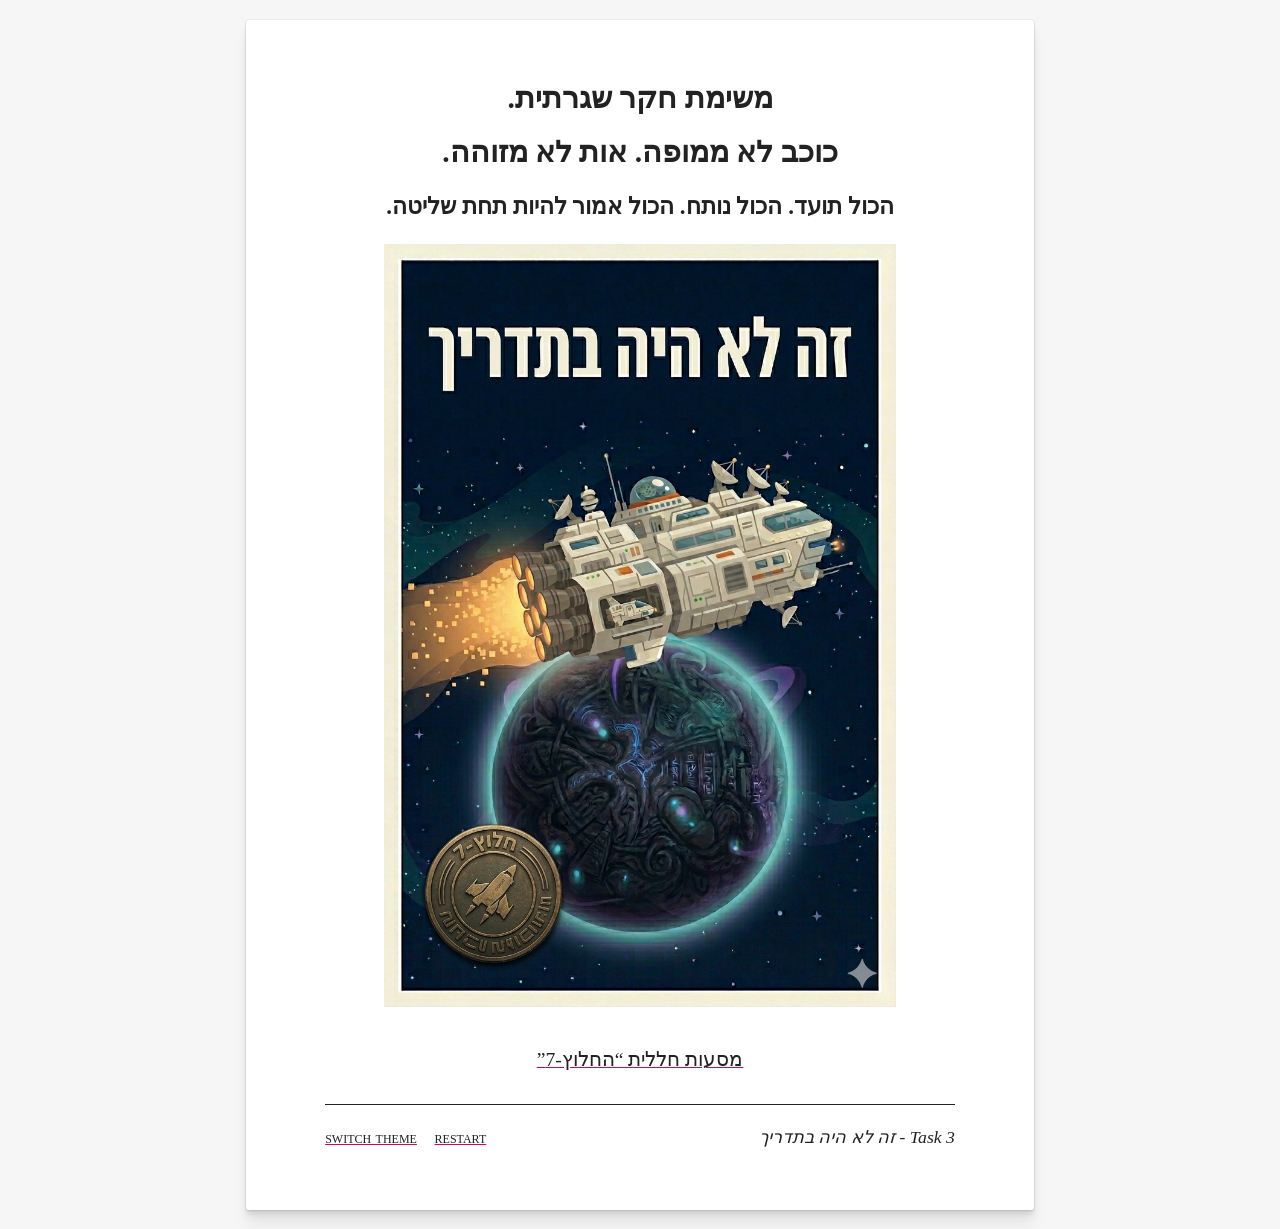
<file: Twine/Task-3-Not in the brief [Hebrew].html>
<!doctype html><html><head><title>Task 3 - זה לא היה בתדריך</title><meta charset="utf-8"/><meta name="viewport" content="width=device-width,initial-scale=1"/><script type="module" crossorigin>
var Wn=Object.defineProperty;var Zn=(n,e,t)=>e in n?Wn(n,e,{enumerable:!0,configurable:!0,writable:!0,value:t}):n[e]=t;var V=(n,e,t)=>(Zn(n,typeof e!="symbol"?e+"":e,t),t),St=(n,e,t)=>{if(!e.has(n))throw TypeError("Cannot "+t)};var pe=(n,e,t)=>(St(n,e,"read from private field"),t?t.call(n):e.get(n)),Et=(n,e,t)=>{if(e.has(n))throw TypeError("Cannot add the same private member more than once");e instanceof WeakSet?e.add(n):e.set(n,t)},_t=(n,e,t,r)=>(St(n,e,"write to private field"),r?r.call(n,t):e.set(n,t),t);(function(){const e=document.createElement("link").relList;if(e&&e.supports&&e.supports("modulepreload"))return;for(const i of document.querySelectorAll('link[rel="modulepreload"]'))r(i);new MutationObserver(i=>{for(const s of i)if(s.type==="childList")for(const a of s.addedNodes)a.tagName==="LINK"&&a.rel==="modulepreload"&&r(a)}).observe(document,{childList:!0,subtree:!0});function t(i){const s={};return i.integrity&&(s.integrity=i.integrity),i.referrerPolicy&&(s.referrerPolicy=i.referrerPolicy),i.crossOrigin==="use-credentials"?s.credentials="include":i.crossOrigin==="anonymous"?s.credentials="omit":s.credentials="same-origin",s}function r(i){if(i.ep)return;i.ep=!0;const s=t(i);fetch(i.href,s)}})();const Gn={"config.logger.show.parse":!1,"config.logger.show.render":!1,"config.logger.show.sound":!1,"config.logger.show.state":!1,"config.logger.show.story":!1,"config.logger.show.style":!1};function Jt(n){return n+": "}const Me={inserts:!0};function Jn(n){Me[n]=!1}function Xn(n){Me[n]=!0}function Xt(n,e){Me[n]&&(console.log(Jt(n)+e),window.dispatchEvent(new CustomEvent("log-info",{detail:{message:e,source:n}})))}function Qt(n,e){Me[n]&&(console.warn(Jt(n)+e),window.dispatchEvent(new CustomEvent("log-warning",{detail:{message:e,source:n}})))}function F(n){return{log(e){Xt(n,e)},warn(e){Qt(n,e)}}}function Qn(){window.addEventListener("state-change",n=>{const e=/^config\.logger\.show\.(.+)$/.exec(n.detail.name);e&&e[1]&&(n.detail.value?Xn(e[1]):Jn(e[1]))})}var Kn=typeof global=="object"&&global&&global.Object===Object&&global;const Yn=Kn;var er=typeof self=="object"&&self&&self.Object===Object&&self,tr=Yn||er||Function("return this")();const it=tr;var nr=it.Symbol;const le=nr;var Kt=Object.prototype,rr=Kt.hasOwnProperty,ir=Kt.toString,ge=le?le.toStringTag:void 0;function sr(n){var e=rr.call(n,ge),t=n[ge];try{n[ge]=void 0;var r=!0}catch{}var i=ir.call(n);return r&&(e?n[ge]=t:delete n[ge]),i}var or=Object.prototype,ar=or.toString;function lr(n){return ar.call(n)}var cr="[object Null]",ur="[object Undefined]",Tt=le?le.toStringTag:void 0;function Yt(n){return n==null?n===void 0?ur:cr:Tt&&Tt in Object(n)?sr(n):lr(n)}function dr(n){return n!=null&&typeof n=="object"}var fr="[object Symbol]";function st(n){return typeof n=="symbol"||dr(n)&&Yt(n)==fr}function hr(n,e){for(var t=-1,r=n==null?0:n.length,i=Array(r);++t<r;)i[t]=e(n[t],t,n);return i}var pr=Array.isArray;const ot=pr;var gr=1/0,Ct=le?le.prototype:void 0,At=Ct?Ct.toString:void 0;function en(n){if(typeof n=="string")return n;if(ot(n))return hr(n,en)+"";if(st(n))return At?At.call(n):"";var e=n+"";return e=="0"&&1/n==-gr?"-0":e}function Pe(n){var e=typeof n;return n!=null&&(e=="object"||e=="function")}var mr="[object AsyncFunction]",br="[object Function]",yr="[object GeneratorFunction]",wr="[object Proxy]";function kr(n){if(!Pe(n))return!1;var e=Yt(n);return e==br||e==yr||e==mr||e==wr}var xr=it["__core-js_shared__"];const Fe=xr;var Lt=function(){var n=/[^.]+$/.exec(Fe&&Fe.keys&&Fe.keys.IE_PROTO||"");return n?"Symbol(src)_1."+n:""}();function vr(n){return!!Lt&&Lt in n}var $r=Function.prototype,Sr=$r.toString;function Er(n){if(n!=null){try{return Sr.call(n)}catch{}try{return n+""}catch{}}return""}var _r=/[\\^$.*+?()[\]{}|]/g,Tr=/^\[object .+?Constructor\]$/,Cr=Function.prototype,Ar=Object.prototype,Lr=Cr.toString,zr=Ar.hasOwnProperty,Pr=RegExp("^"+Lr.call(zr).replace(_r,"\\$&").replace(/hasOwnProperty|(function).*?(?=\\\()| for .+?(?=\\\])/g,"$1.*?")+"$");function Or(n){if(!Pe(n)||vr(n))return!1;var e=kr(n)?Pr:Tr;return e.test(Er(n))}function Ir(n,e){return n==null?void 0:n[e]}function at(n,e){var t=Ir(n,e);return Or(t)?t:void 0}var Nr=function(){try{var n=at(Object,"defineProperty");return n({},"",{}),n}catch{}}();const zt=Nr;var Rr=9007199254740991,Mr=/^(?:0|[1-9]\d*)$/;function Dr(n,e){var t=typeof n;return e=e??Rr,!!e&&(t=="number"||t!="symbol"&&Mr.test(n))&&n>-1&&n%1==0&&n<e}function jr(n,e,t){e=="__proto__"&&zt?zt(n,e,{configurable:!0,enumerable:!0,value:t,writable:!0}):n[e]=t}function tn(n,e){return n===e||n!==n&&e!==e}var qr=Object.prototype,Hr=qr.hasOwnProperty;function Fr(n,e,t){var r=n[e];(!(Hr.call(n,e)&&tn(r,t))||t===void 0&&!(e in n))&&jr(n,e,t)}var Br=/\.|\[(?:[^[\]]*|(["'])(?:(?!\1)[^\\]|\\.)*?\1)\]/,Vr=/^\w*$/;function Ur(n,e){if(ot(n))return!1;var t=typeof n;return t=="number"||t=="symbol"||t=="boolean"||n==null||st(n)?!0:Vr.test(n)||!Br.test(n)||e!=null&&n in Object(e)}var Wr=at(Object,"create");const we=Wr;function Zr(){this.__data__=we?we(null):{},this.size=0}function Gr(n){var e=this.has(n)&&delete this.__data__[n];return this.size-=e?1:0,e}var Jr="__lodash_hash_undefined__",Xr=Object.prototype,Qr=Xr.hasOwnProperty;function Kr(n){var e=this.__data__;if(we){var t=e[n];return t===Jr?void 0:t}return Qr.call(e,n)?e[n]:void 0}var Yr=Object.prototype,ei=Yr.hasOwnProperty;function ti(n){var e=this.__data__;return we?e[n]!==void 0:ei.call(e,n)}var ni="__lodash_hash_undefined__";function ri(n,e){var t=this.__data__;return this.size+=this.has(n)?0:1,t[n]=we&&e===void 0?ni:e,this}function ee(n){var e=-1,t=n==null?0:n.length;for(this.clear();++e<t;){var r=n[e];this.set(r[0],r[1])}}ee.prototype.clear=Zr;ee.prototype.delete=Gr;ee.prototype.get=Kr;ee.prototype.has=ti;ee.prototype.set=ri;function ii(){this.__data__=[],this.size=0}function De(n,e){for(var t=n.length;t--;)if(tn(n[t][0],e))return t;return-1}var si=Array.prototype,oi=si.splice;function ai(n){var e=this.__data__,t=De(e,n);if(t<0)return!1;var r=e.length-1;return t==r?e.pop():oi.call(e,t,1),--this.size,!0}function li(n){var e=this.__data__,t=De(e,n);return t<0?void 0:e[t][1]}function ci(n){return De(this.__data__,n)>-1}function ui(n,e){var t=this.__data__,r=De(t,n);return r<0?(++this.size,t.push([n,e])):t[r][1]=e,this}function de(n){var e=-1,t=n==null?0:n.length;for(this.clear();++e<t;){var r=n[e];this.set(r[0],r[1])}}de.prototype.clear=ii;de.prototype.delete=ai;de.prototype.get=li;de.prototype.has=ci;de.prototype.set=ui;var di=at(it,"Map");const fi=di;function hi(){this.size=0,this.__data__={hash:new ee,map:new(fi||de),string:new ee}}function pi(n){var e=typeof n;return e=="string"||e=="number"||e=="symbol"||e=="boolean"?n!=="__proto__":n===null}function je(n,e){var t=n.__data__;return pi(e)?t[typeof e=="string"?"string":"hash"]:t.map}function gi(n){var e=je(this,n).delete(n);return this.size-=e?1:0,e}function mi(n){return je(this,n).get(n)}function bi(n){return je(this,n).has(n)}function yi(n,e){var t=je(this,n),r=t.size;return t.set(n,e),this.size+=t.size==r?0:1,this}function re(n){var e=-1,t=n==null?0:n.length;for(this.clear();++e<t;){var r=n[e];this.set(r[0],r[1])}}re.prototype.clear=hi;re.prototype.delete=gi;re.prototype.get=mi;re.prototype.has=bi;re.prototype.set=yi;var wi="Expected a function";function lt(n,e){if(typeof n!="function"||e!=null&&typeof e!="function")throw new TypeError(wi);var t=function(){var r=arguments,i=e?e.apply(this,r):r[0],s=t.cache;if(s.has(i))return s.get(i);var a=n.apply(this,r);return t.cache=s.set(i,a)||s,a};return t.cache=new(lt.Cache||re),t}lt.Cache=re;var ki=500;function xi(n){var e=lt(n,function(r){return t.size===ki&&t.clear(),r}),t=e.cache;return e}var vi=/[^.[\]]+|\[(?:(-?\d+(?:\.\d+)?)|(["'])((?:(?!\2)[^\\]|\\.)*?)\2)\]|(?=(?:\.|\[\])(?:\.|\[\]|$))/g,$i=/\\(\\)?/g,Si=xi(function(n){var e=[];return n.charCodeAt(0)===46&&e.push(""),n.replace(vi,function(t,r,i,s){e.push(i?s.replace($i,"$1"):r||t)}),e});const Ei=Si;function ct(n){return n==null?"":en(n)}function ut(n,e){return ot(n)?n:Ur(n,e)?[n]:Ei(ct(n))}var _i=1/0;function dt(n){if(typeof n=="string"||st(n))return n;var e=n+"";return e=="0"&&1/n==-_i?"-0":e}function nn(n,e){e=ut(e,n);for(var t=0,r=e.length;n!=null&&t<r;)n=n[dt(e[t++])];return t&&t==r?n:void 0}function Be(n,e,t){var r=n==null?void 0:nn(n,e);return r===void 0?t:r}function Ti(n,e,t){var r=-1,i=n.length;e<0&&(e=-e>i?0:i+e),t=t>i?i:t,t<0&&(t+=i),i=e>t?0:t-e>>>0,e>>>=0;for(var s=Array(i);++r<i;)s[r]=n[r+e];return s}function rn(n){return function(e){return n==null?void 0:n[e]}}function Ci(n){var e=n==null?0:n.length;return e?n[e-1]:void 0}var Ai={"&":"&amp;","<":"&lt;",">":"&gt;",'"':"&quot;","'":"&#39;"},Li=rn(Ai);const zi=Li;var sn=/[&<>"']/g,Pi=RegExp(sn.source);function H(n){return n=ct(n),n&&Pi.test(n)?n.replace(sn,zi):n}function Oi(n,e){return e.length<2?n:nn(n,Ti(e,0,-1))}function Ii(n,e){return e=ut(e,n),n=Oi(n,e),n==null||delete n[dt(Ci(e))]}function Ni(n,e,t,r){if(!Pe(n))return n;e=ut(e,n);for(var i=-1,s=e.length,a=s-1,l=n;l!=null&&++i<s;){var o=dt(e[i]),u=t;if(o==="__proto__"||o==="constructor"||o==="prototype")return n;if(i!=a){var c=l[o];u=r?r(c,o,l):void 0,u===void 0&&(u=Pe(c)?c:Dr(e[i+1])?[]:{})}Fr(l,o,u),l=l[o]}return n}function ft(n,e,t){return n==null?n:Ni(n,e,t)}var Ri={"&amp;":"&","&lt;":"<","&gt;":">","&quot;":'"',"&#39;":"'"},Mi=rn(Ri);const Di=Mi;var on=/&(?:amp|lt|gt|quot|#39);/g,ji=RegExp(on.source);function qi(n){return n=ct(n),n&&ji.test(n)?n.replace(on,Di):n}function Hi(n,e){return n==null?!0:Ii(n,e)}const an=F("story"),P={customScripts:[],customStyles:[],passages:[]};function ln(n){for(const r of["name","creator","ifid","options"])P[r]=n.getAttribute(r)??void 0;const e=parseInt(n.getAttribute("startnode")??"");isNaN(e)||(P.startNode=e),P.creatorVersion=n.getAttribute("creator-version")??void 0;const t=r=>[...r].map(i=>i.textContent??"");P.customScripts=t(n.querySelectorAll('[type="text/twine-javascript"]')),P.customStyles=t(n.querySelectorAll('[type="text/twine-css"]')),P.passages=[...n.querySelectorAll("tw-passagedata")].map(r=>{const i=parseInt(r.getAttribute("pid")??""),s=r.getAttribute("tags");return{id:isNaN(i)?void 0:i,name:r.getAttribute("name")??void 0,source:r.textContent??"",tags:s?s.split(" "):[]}})}function cn(){const n=pt();if(!n||!n.name)throw new Error("There is no starting passage for this story, or it has no name.");ie({trail:[n.name],"config.testing":typeof P.options=="string"&&P.options.indexOf("debug")!==-1||!1}),P.name&&(document.title=P.name)}function un(){an.log(`Running custom scripts (${P.customScripts.length})`);for(const n of P.customScripts)new Function(n).apply(window)}function dn(){an.log(`Adding custom styles (${P.customStyles.length})`);for(const n of P.customStyles){const e=document.createElement("style");e.innerHTML=n,document.head.appendChild(e)}}function fn(){return P.ifid}function ht(){return P.name}function Fi(){return P.passages}function pt(){return P.passages.find(n=>n.id===P.startNode)}function Se(n){return P.passages.find(e=>e.name===n)}function Bi(n){return P.passages.find(e=>e.id===n)}function hn(n){let e=[],t=!1;return async(...r)=>{t||(t=!0,Promise.resolve().then(()=>{try{n(e),e=[],t=!1}catch(i){window.setTimeout(()=>{throw i})}})),e.push(r)}}function ke(n,e,t=[]){const r=document.createElement(n);if(e)for(const i of Object.keys(e))e[i]!==void 0&&r.setAttribute(i,e[i]);for(const i of t)typeof i=="string"||typeof i=="number"?r.appendChild(document.createTextNode(i.toString())):r.appendChild(i);return r}function j(...n){return ke(...n).outerHTML}function Je(n){return Array.isArray(n)?n.every(Je):n===null?!0:typeof n=="object"?Object.getPrototypeOf(n)!==Object.prototype?!1:Object.values(n).every(Je):typeof n=="number"?isFinite(n)&&!isNaN(n):["boolean","string","undefined"].includes(typeof n)}const{log:Q,warn:Vi}=F("state");let te;const gt={},pn={},ce={};function mt(n,e){if(n[e])return;Object.defineProperty(n,e,{get(){return p(e)},set(r){$(e,r)},configurable:!0});const t=e.split(".");t.length>1&&(t.pop(),mt(n,t.join(".")))}function Ui(n,e){if(n[e])return;const t=e.split("."),r=t[t.length-1];for(let i=0;i<t.length-1;i++)n[t[i]]=n[t[i]]||{},n=n[t[i]];Object.defineProperty(n,r,{get(){return p(e)},set(){throw new Error("Chapbook lookup variables may only be read.")},configurable:!0})}function Wi(n,e){Hi(n,e)}function gn(){const n=fn(),e=ht();if(e===void 0)throw new Error("Cannot set up state: the story has no name");te=`chapbook-${e}-${n}`,qe("config.state.autosave",!0)}function bt(){function n(e,t){Object.keys(e).forEach(r=>{const i=t===""?r:`${t}.${r}`;if(typeof e[r]=="object"&&!Array.isArray(e[r]))n(e[r],i);else{const s=e[r];delete e[r],Wi(window,t),window.dispatchEvent(new CustomEvent("state-change",{detail:{name:i,value:p(i),previous:s}}))}})}n(ce,""),window.dispatchEvent(new CustomEvent("state-reset")),p("config.state.autosave")&&yt()}function $(n,e){const t=p(n);Je(e)||Vi(`Setting ${n} to ${JSON.stringify(e)} can't be saved permanently. This will work in the current session, but will not persist between sessions.`),ft(ce,n,e),mt(window,n),e!==t&&window.dispatchEvent(new CustomEvent("state-change",{detail:{previous:t,name:n,value:e}})),p("config.state.autosave")&&yt()}function qe(n,e){const t=p(n);Q(`Defaulting "${n}" to ${JSON.stringify(e)}`),ft(gt,n,e),mt(window,n),t==null&&window.dispatchEvent(new CustomEvent("state-change",{detail:{previous:t,name:n,value:e}}))}function ie(n){for(const e in n)qe(e,n[e])}function _(n,e){const t=p(n);Q(`Adding lookup variable ${n}`),ft(pn,n,e),Ui(window,n),t==null&&window.dispatchEvent(new CustomEvent("state-change",{detail:{previous:t,name:n,value:p(n)}}))}function p(n){const e=Be(pn,n);if(typeof e=="function")return e(p,$);const t=Be(ce,n),r=Be(gt,n);if(t==null)return r;if(typeof t=="object"&&t!==null&&!Array.isArray(t)&&typeof r=="object"&&r!==null&&!Array.isArray(r)){const i={},s=[...Object.keys(r),...Object.keys(t)];for(const a of s)Object.defineProperty(i,a,{get(){return p(n+"."+a)},set(l){$(n+"."+a,l)},configurable:!0,enumerable:!0});return i}return t}function xe(){return{...ce}}function Ee(n){bt();for(const e in n)$(e,n[e])}function mn(){try{return window.localStorage.setItem("chapbook-test","a"),window.localStorage.removeItem("chapbook-test"),!0}catch{return!1}}function yt(){Q("Saving to local storage: "+JSON.stringify(xe())),window.localStorage.setItem(te,JSON.stringify(xe())),Q("Save complete")}function bn(){return mn()&&window.localStorage.getItem(te)!==null}function yn(){Q("Restoring variables from local storage");const n=window.localStorage.getItem(te);if(!n)throw new Error(`No value is set in local storage at "${te}"`);Ee(JSON.parse(n)),Q("Restore complete")}function wn(n){n||Q("Purging variables from local storage");const e=window.localStorage.getItem(te);if(!e)throw new Error(`No value is set in local storage at "${te}"`);Ee(JSON.parse(e)),n||Q("Purge complete")}function ve(n){function e(t,r,i=[]){return Object.keys(t).reduce((s,a)=>{if(typeof t[a]=="object"&&t[a]&&!Array.isArray(t[a]))e(t[a],r?`${r}.${a}`:a,s);else{const l=r?`${r}.${a}`:a;s.includes(l)||s.push(l)}return s},i)}return n?e(gt,void 0,e(ce)).sort():e(ce).sort()}const Zi=Object.freeze(Object.defineProperty({__proto__:null,canRestoreFromStorage:bn,canSaveToStorage:mn,get:p,initState:gn,purgeFromStorage:wn,reset:bt,restoreFromObject:Ee,restoreFromStorage:yn,saveToObject:xe,saveToStorage:yt,set:$,setDefault:qe,setDefaults:ie,setLookup:_,varNames:ve},Symbol.toStringTag,{value:"Module"})),Gi=Object.freeze(Object.defineProperty({__proto__:null,addCustomStyles:dn,ifid:fn,initStory:cn,loadFromData:ln,name:ht,passageNamed:Se,passageWithId:Bi,passages:Fi,runCustomScripts:un,startPassage:pt},Symbol.toStringTag,{value:"Module"})),{log:kn}=F("actions");function xn(n){kn(`Going to passage "${n}"`);const e=Se(n);if(!e)throw new Error(`There is no passage with the name "${n}"`);document.activeElement instanceof HTMLElement&&document.activeElement.blur();const t=p("trail");if(!Array.isArray(t))throw new Error(`The trail variable has been set to a ${typeof t}, not an array.`);$("trail",[...t,e.name])}function vn(){kn("Restarting"),bt(),window.location.reload()}let X=[],Oe=!0;function Ji(){Oe&&(X=[],window.dispatchEvent(new CustomEvent("backstage-state-recorder-update")))}function Xi({detail:n}){if(!Oe)return;X.length===p("config.backstage.trail.maxLength")&&X.shift();const{name:e,value:t}=n;X.push({change:{name:e,value:t},state:xe()}),window.dispatchEvent(new CustomEvent("backstage-state-recorder-update"))}function Qi(){return[...X]}function Ki(n){if(!X[n])throw new Error(`There is no history at index ${n} to rewind to.`);Oe=!1,Ee(X[n].state),X.length=n+1,Oe=!0,window.dispatchEvent(new CustomEvent("backstage-state-recorder-update"))}function Yi(){qe("config.backstage.trail.maxLength",100),window.addEventListener("state-change",Xi),window.addEventListener("state-reset",Ji)}let U=[];function es(n){U.push({name:n,state:xe()}),$n(),window.dispatchEvent(new CustomEvent("backstage-state-snapshots-update"))}function ts(n){const e=U.find(t=>t.name===n);if(!e)throw new Error(`There is no snapshot named "${n}".`);Ee(e.state)}function ns(n){U=U.filter(({name:e})=>n!==e),$n(),window.dispatchEvent(new CustomEvent("backstage-state-snapshots-update"))}function rs(){try{U=JSON.parse(window.localStorage.getItem(`chapbookbackstage-snapshots-${p("config.state.saveKey")}`)),Array.isArray(U)||(U=[])}catch{U=[]}}function $n(){window.localStorage.setItem(`chapbookbackstage-snapshots-${p("config.state.saveKey")}`,JSON.stringify(U))}function Pt(){return U.map(({name:n})=>n)}function is(){rs()}function wt(n){for(const e in n)window.customElements.get(e)||window.customElements.define(e,n[e])}class z extends HTMLElement{defaultHtml(e){this.innerHTML.trim()===""&&(this.innerHTML=e)}delegate(e,t,r){this.addEventListener(e,i=>{if(!i.target)return;const s=i.target.closest(t);s&&r(i,s)})}query(e){const t=this.querySelector(e);if(!t)throw new Error(`Couldn't find element matching "${e}"`);return t}queryAll(e){return[...this.querySelectorAll(e)]}}class Sn extends z{constructor(){super(),this.addEventListener("click",e=>{e.target.closest("[data-toggle-collapsed]")&&(this.hasAttribute("collapsed")?this.removeAttribute("collapsed"):this.setAttribute("collapsed",""))})}connectedCallback(){this.innerHTML=`
			<button data-toggle-collapsed></button>
			<div class="content">
				<backstage-tabs aria-label="Backstage">
				<backstage-tab
					aria-controls="backstage-state-tab-panel"
					id="backstage-state-tab"
				>
					State
				</backstage-tab>
				<backstage-tab
					aria-controls="backstage-history-tab-panel"
					id="backstage-history-tab"
				>
					History
				</backstage-tab>
				<backstage-tab
					aria-controls="backstage-style-tab-panel"
					id="backstage-style-tab"
				>
					Style
				</backstage-tab>
				<backstage-tab
					aria-controls="backstage-notes-tab-panel"
					id="backstage-notes-tab"
				>
					Notes
				</backstage-tab>
			</backstage-tabs>
			<backstage-tab-panel
				aria-labelledby="backstage-state-tab"
				id="backstage-state-tab-panel"
			>
				<backstage-state-variables></backstage-state-variables>
				<backstage-state-snapshots></backstage-state-snapshots>
			</backstage-tab-panel>
			<backstage-tab-panel
				aria-labelledby="backstage-history-tab"
				id="backstage-history-tab-panel"
			>
				<backstage-history-table></backstage-history-table>
			</backstage-tab-panel>
			<backstage-tab-panel
				aria-labelledby="backstage-style-tab"
				id="backstage-style-tab-panel"
			>
				<backstage-style-theme></backstage-style-theme>
				<backstage-style-config></backstage-style-config>
				<backstage-style-group title="Page" prefix="page"></backstage-style-group>
				<backstage-style-group title="Header"></backstage-style-group>
				<backstage-style-group title="Footer"></backstage-style-group>
			</backstage-tab-panel>
			<backstage-tab-panel
				aria-labelledby="backstage-notes-tab"
				id="backstage-notes-tab-panel"
			>
				<backstage-notes></backstage-notes>
			</backstage-tab-panel>
		</div>`,this.update()}attributeChangedCallback(){this.update()}update(){const e=this.querySelectorAll("[data-toggle-collapsed]");if(this.hasAttribute("collapsed")){for(const t of e)t.innerHTML="&larr;",t.setAttribute("aria-label","Show Backstage");document.body.classList.remove("backstage-visible")}else{for(const t of e)t.innerHTML="&rarr;",t.setAttribute("aria-label","Hide Backstage");document.body.classList.add("backstage-visible")}}}V(Sn,"observedAttributes",["collapsed"]);function ss(n){const e=[];let t=[],r;return n.forEach(({change:i},s)=>{if(i.name==="trail"){const a=i.value;e.push({historyIndex:s-1,passage:r,varChanges:t}),t=[],r=a[a.length-1]}else t.push({name:i.name,value:i.value})}),e.push({historyIndex:n.length-1,passage:r,varChanges:t}),e}class os extends z{constructor(){super();V(this,"root",document.createElement("div"));this.delegate("click","button[data-rewind]",(t,r)=>{const i=parseInt(r.dataset.rewind??"");isNaN(i)||Ki(i)})}connectedCallback(){window.addEventListener("backstage-state-recorder-update",this),this.update()}disconnectedCallback(){window.removeEventListener("backstage-state-recorder-update",this)}handleEvent(){this.update()}update(){this.innerHTML=ss(Qi()).reduce((t,{historyIndex:r,passage:i,varChanges:s})=>{t+=`
					<button
						data-rewind="${r}"
						aria-label="Rewind to ${i?H(i):"Startup"}">&#x21aa;
					${i?H(i):"<em>Startup</em>"}</button><table><thead><tr><th>Variable</th><th>Value</th></thead><tbody>`;for(const a of s)t+=`
						<tr>
							<td>${H(a.name)}</td><td>${H(JSON.stringify(a.value))}</td>
						</tr>`;return t+"</tbody></table>"},"")}}let N={};function as(){N={},kt()}function ls(){const n=Object.keys(N).reduce((t,r)=>t+`<li class="note"><span class="passage">${H(r)}</span><pre>${H(N[r])}</pre></li>`,"");let e=p("story.name");return typeof e!="string"&&(e="Story"),`<h1>Notes for &ldquo;${H(e)}&rdquo;</h1><ul data-cb-backstage-notes data-cb-version="${p("engine.version")}">${n}</ul>`}function cs(n){return N[n]}function us(n){const e=document.createElement("div"),t={...N};let r=0;e.innerHTML=n;for(const i of e.querySelectorAll("ul[data-cb-backstage-notes] li")){const s=i.querySelector("span.passage"),a=i.querySelector("pre");s!=null&&s.textContent&&(a!=null&&a.textContent)&&(t[s.textContent]?t[s.textContent]=`${t[s.textContent]??""}

${a.textContent}`:t[s.textContent]=a.textContent,r++)}return N=t,kt(),r}function ds(){const n=window.localStorage.getItem(`chapbookbackstage-passage-notes-${p("config.state.saveKey")}`);try{n&&(N=JSON.parse(n),(typeof N!="object"||Array.isArray(N))&&(N={}))}catch{N={}}}function kt(){window.localStorage.setItem(`chapbookbackstage-passage-notes-${p("config.state.saveKey")}`,JSON.stringify(N))}function fs(n,e){N[n]=e,kt()}function hs(){ds()}function Ot(){const n=p("trail");if(Array.isArray(n))return n[n.length-1]}class ps extends z{constructor(){super(),this.delegate("change",'input[type="file"]',e=>{var r;const t=(r=e.target.files)==null?void 0:r[0];if(t){const i=new FileReader;i.onload=s=>{const a=us(s.target.result);window.alert(`${a} note(s) were imported.`)},i.readAsText(t)}}),this.delegate("change","textarea",e=>{const t=Ot();t&&fs(t,e.target.value)}),this.delegate("click","[data-export]",()=>{const e=ls(),t=document.createElement("a");p("story.name"),t.setAttribute("download",`${p("story.name")} Notes - ${new Date().toDateString()} ${new Date().toTimeString()}.html`),t.setAttribute("href","data:text/html;base64,"+window.btoa(e)),document.body.appendChild(t),t.click(),document.body.removeChild(t)}),this.delegate("click","[data-import]",()=>{this.query('input[type="file"]').click()}),this.delegate("click","[data-reset]",()=>{window.confirm("Are you sure? This will delete all text entered in the Notes panel of Backstage, and cannot be undone.")&&as()})}connectedCallback(){this.defaultHtml(`
			<label for="backstage-notes-textarea"></label>
				<textarea id="backstage-notes-textarea"></textarea>
				<div class="actions">
					<button data-export>Export All Notes</button>
					<button data-import>Import Notes</button>
					<button data-reset>Delete All Notes</button>
				</div>
				<input type="file" hidden />
		`),window.addEventListener("state-change",this),this.update()}disconnectedCallback(){window.removeEventListener("state-change",this)}handleEvent(e){e.detail.name==="trail"&&this.update()}update(){const e=Ot();e&&(this.query("#backstage-notes-textarea").value=cs(e)??"",this.query('label[for="backstage-notes-textarea"]').textContent=`Notes on "${e}"`)}}class gs extends z{constructor(){super(),this.delegate("click","[data-add-snapshot]",()=>{const e=window.prompt("Enter a name for this snapshot:");e&&(Pt().includes(e)?window.alert("A snapshot already exists with this name."):es(e))}),this.delegate("click","[data-remove]",({target:e})=>{const t=e.dataset.remove;t&&window.confirm(`Are you sure you want to delete the snapshot "${t}"? This cannot be undone.`)&&ns(t)}),this.delegate("click","[data-restore]",({target:e})=>{ts(e.dataset.restore)})}connectedCallback(){this.defaultHtml(`
			<details open>
				<summary>Snapshots</summary>
				<div class="snapshots"></div>
				<button data-add-snapshot>Add Snapshot</button>
			</details>
		`),window.addEventListener("backstage-state-snapshots-update",this),this.update()}disconnectedCallback(){window.removeEventListener("backstage-state-snapshots-update",this)}handleEvent(){this.update()}update(){const e=this.querySelector(".snapshots");e&&(e.innerHTML=Pt().map(t=>{const r=H(t);return`
					<div class="snapshot-button">
						<button data-restore="${r}" aria-label="Restore '${r}' snapshot">
							${r}
						</button>
						<button data-remove="${r}" aria-label="Remove '${r}' snapshot">
							&times;
						</button>
					</div class="snapshot-button">
				`}).join(""))}}const ms=["config.random.privateState"];class bs extends z{constructor(){super();V(this,"showDefaults",!1);this.delegate("change",'input[type="checkbox"]',t=>{this.showDefaults=t.target.checked,this.update()})}connectedCallback(){this.defaultHtml(`
			<details open>
				<summary>Variables</summary>
				<label>
					<input type="checkbox" />
					Show Defaults
				</label>
				<div class="variables"></div>
			</details>
		`),this.update(),window.addEventListener("state-change",this)}disconnectedCallback(){window.removeEventListener("state-change",this)}handleEvent(){this.update()}update(){this.query(".variables").innerHTML=ve(this.showDefaults).filter(t=>!ms.some(r=>t.startsWith(r))).map(t=>`<div><label><span>${H(t)}</span><backstage-variable-input name="${H(t)}"></backstage-variable-input></label></div>`).join("")}}const ys=["config.style.page.theme.override"];class ws extends z{connectedCallback(){this.defaultHtml(`
			<details open>
				<summary>Config</summary>
				<label for="cb-backstage-style-config">
					Enter this code into your first passage&rsquo;s variables section to
					permanently use this style:
				</label>
				<textarea
					readonly
					id="cb-backstage-style-config"
				></textarea>
			</details>
		`),window.addEventListener("state-change",this),this.update()}disconnectedCallback(){window.removeEventListener("state-change",this)}handleEvent(){this.update()}update(){this.query("textarea").value=ve(!1).reduce((e,t)=>!/^config.style/.test(t)||ys.includes(t)||p(t)===void 0?e:e+`${t}: ${JSON.stringify(p(t))}
`,"").trim()}}const ks=[{name:"Font",suffix:"font"},{name:"Color",suffix:"color"},{name:"Link Font",suffix:"link.font"},{name:"Link Color",suffix:"link.color"},{name:"Link Line Color",suffix:"link.lineColor"},{name:"Active Link Font",suffix:"link.active.font"},{name:"Active Link Color",suffix:"link.active.color"},{name:"Active Link Line Color",suffix:"link.active.lineColor"}];class En extends z{connectedCallback(){const e=this.getAttribute("prefix"),t=this.getAttribute("title");this.defaultHtml(`
			<details open>
				<summary>${t}</summary>
				${ks.map(({name:r,suffix:i})=>`
						<label data-prefix="%.${i}">
							${r}
							<backstage-variable-input name="${e}.${i}" string />
						</label>
					`).join("")}
			</details>
		`),window.addEventListener("state-change",this),window.addEventListener("system-theme-change",this),this.updateInputs()}updateInputs(){var i;const e=this.getAttribute("prefix")??"",t=p("browser.darkTheme");let r="config.style.";t&&(r+="dark.");for(const s of this.queryAll("backstage-variable-input")){const a=(i=s.closest("[data-prefix]"))==null?void 0:i.dataset.prefix;if(a&&(s.setAttribute("name",r+a.replace("%",e)),s.removeAttribute("placeholder"),t)){const l=p(`config.style.${a.replace("%",e)}`);typeof l=="string"&&s.setAttribute("placeholder",l)}}}attributeChangedCallback(e,t,r){if(this.innerHTML!=="")switch(e){case"title":this.query("summary").innerText=r;break;case"prefix":this.updateInputs();break}}handleEvent(e){(e.type==="system-theme-change"||e.detail.name==="config.style.page.theme.override")&&this.updateInputs()}}V(En,"observedAttributes",["prefix","title"]);class xs extends z{connectedCallback(){this.defaultHtml(`
      <details open>
      <summary>Theme</summary>
      <p>The <strong data-theme-name></strong> theme is active. <button>Switch Theme</button></p>
      <p>
      <label><input type="checkbox"> Theme switching</label>
      </p>
      </details>
    `),this.update(),this.query("button").addEventListener("click",()=>this.switchTheme()),this.query("input").addEventListener("change",()=>this.toggleThemeSwitching()),window.addEventListener("system-theme-change",this),window.addEventListener("state-change",this),this.update()}disconnectedCallback(){window.removeEventListener("system-theme-change",this)}handleEvent(e){(e.type==="system-theme-change"||["config.style.page.theme.override","config.style.page.theme.enableSwitching"].includes(e.detail.name))&&this.update()}switchTheme(){$("config.style.page.theme.override",p("browser.darkTheme")?"light":"dark")}toggleThemeSwitching(){$("config.style.page.theme.enableSwitching",!p("config.style.page.theme.enableSwitching")),this.update()}update(){const e=!!p("config.style.page.theme.enableSwitching");this.query("input").checked=e,this.query("button").disabled=!e,this.query("[data-theme-name]").innerHTML=p("browser.darkTheme")?"dark":"light"}}class vs extends z{constructor(){super(),this.addEventListener("click",()=>{var e;this.textContent&&((e=this.closest("backstage-tabs"))==null||e.selectTab(this.textContent))})}connectedCallback(){this.setAttribute("role","tab")}}class $s extends z{connectedCallback(){this.setAttribute("role","tabpanel")}}class Ss extends z{connectedCallback(){this.setAttribute("role","tablist"),window.setTimeout(()=>this.selectTab(0))}selectTab(e){[...this.children].filter(t=>t.getAttribute("role")==="tab").forEach((t,r)=>{var a,l;const i=t.getAttribute("aria-controls"),s=typeof e=="number"?r==e:t.textContent===e;t.setAttribute("aria-selected",s.toString()),i&&(s?(a=document.getElementById(i))==null||a.removeAttribute("hidden"):(l=document.getElementById(i))==null||l.setAttribute("hidden",""))})}}class _n extends z{constructor(){super(),this.addEventListener("input",e=>{const t=this.getAttribute("name");if(!t||!e.target)return;const r=e.target.value;try{this.hasAttribute("string")?$(t,r):$(t,JSON.parse(r))}catch{}})}attributeChangedCallback(){const e=this.getAttribute("name");if(!e)return;const t=p(e);let r=JSON.stringify(t);this.hasAttribute("string")&&(t==null?r="":r=t.toString()),this.innerHTML=`<input type="text" placeholder="${this.getAttribute("placeholder")??""}" value="${H(r)}" />`}}V(_n,"observedAttributes",["name","placeholder","string"]);function Es(){wt({"backstage-history-table":os,"backstage-notes":ps,"backstage-sidebar":Sn,"backstage-state-snapshots":gs,"backstage-state-variables":bs,"backstage-style-config":ws,"backstage-style-group":En,"backstage-style-theme":xs,"backstage-tab":vs,"backstage-tab-panel":$s,"backstage-tabs":Ss,"backstage-variable-input":_n})}function _s(){hs(),Yi(),is(),Es(),document.body.appendChild(document.createElement("backstage-sidebar"))}class Ts extends z{constructor(){super(),this.delegate("click","[data-back]",()=>{const e=p("trail");this.classList.remove("active"),Array.isArray(e)?$("trail",e.slice(0,e.length-1)):window.alert("Sorry, going back was not successful. Please try hard restarting.")}),this.delegate("click","[data-refresh]",()=>{var t;const e=p("trail");this.classList.remove("active"),Array.isArray(e)?$("trail",[...e]):$("trail",[(t=pt())==null?void 0:t.name])}),this.delegate("click","[data-hard-restart]",()=>{wn(!0),window.location.reload()})}connectedCallback(){window.addEventListener("error",this),window.addEventListener("unhandledrejection",this)}disconnectedCallback(){window.removeEventListener("error",this),window.removeEventListener("unhandledrejection",this)}handleEvent(e){const t=`
Please report this to https://github.com/markedjs/marked.`,r=e.type==="unhandledrejection"?e.reason:e.error;try{let i="";r!=null&&r.stack?i=`${r.message}

Stack trace:
${r.stack}`:i=`${r.message}

[No stack trace available]`,i=i.replace(t,"");const s=p("trail");this.classList.add("active"),this.innerHTML=`
			<p>
			An unexpected error has occurred.
			</p>
			<pre>${p("config.testing")?i:""}</pre>
			<ul>
				<li>
					<inline-button class="link" ${Array.isArray(s)&&s.length>1?"data-back":"data-refresh"}>Go back</inline-button> to the previous passage.
				</li>
				<li>
					<inline-button class="link" data-hard-restart>Hard restart</inline-button>, clearing all progress and beginning from the start.
				</li>
			</ul>
		`}catch(i){console.error(i)}}}const{log:Te}=F("display");class Cs extends z{connectedCallback(){window.addEventListener("state-change",this),this.defaultHtml("<div data-google></div><div data-typekit></div>")}disconnectedCallback(){window.removeEventListener("state-change",this)}handleEvent({detail:e}){if(["config","config.style","config.style.fonts"].includes(e.name)){const i=p("config.style.fonts");if(!i)return;for(const s in i){const a=i[s].name,l=i[s].url;typeof a=="string"&&typeof l=="string"&&this.loadUrlFont(s,l,a)}return}const r=e.name.match(/^config\.style\.fonts\.([^.]+)/i);if(r){const i=r[1],s=p(`config.style.fonts.${i}.name`),a=p(`config.style.fonts.${i}.url`);typeof a=="string"&&typeof s=="string"&&(Te(`Adding font from URL (${s})`),this.loadUrlFont(i,a,s));return}e.name==="config.style.googleFont"&&typeof e.value=="string"?this.loadGoogleFont(e.value):e.name==="config.style.typekitFont"&&typeof e.value=="string"&&this.loadTypekitFont(e.value)}loadGoogleFont(e){Te("Adding Google font"),this.query("[data-google]").innerHTML=e}loadTypekitFont(e){Te("Adding Typekit font"),this.query("[data-typekit]").innerHTML=e}loadUrlFont(e,t,r){Te("Adding font from URL");const i=t.match(/\.(.+)$/);if(!i||!i[1])return;const s=i[1],a=this.querySelector(`[data-url-${e}]`)??document.createElement("style");a.setAttribute(`data-url-${e}`,""),a.innerHTML=`@font-face { font-family: "${r}"; src: url("${t}") format("${s}"); }`,a.parentNode||this.appendChild(a)}}class As extends HTMLElement{constructor(){super(),this.addEventListener("body-content-change",this)}handleEvent({target:e}){if(!e)return;const t=[...e.querySelectorAll("[skippable-delay]")].map(l=>{const o={delay:0,el:l};try{o.delay=parseInt(l.getAttribute("skippable-delay")??"0")}catch{}return o}).filter(({delay:l})=>!!l).sort((l,o)=>l.delay-o.delay);if(t.length===0)return;let r=Date.now(),i;const s=()=>{var u;const l=Date.now()-r,o=(u=t.find(({delay:c})=>c>l))==null?void 0:u.delay;if(!o){this.dispatchEvent(new CustomEvent("page-skip-indicator-hide"));return}for(const c of t)c.delay<=0||(c.delay<=o?(c.delay=0,c.el.setAttribute("skippable-delay","0")):(c.delay-=o,c.el.setAttribute("skippable-delay",c.delay.toString())));r=Date.now(),window.clearTimeout(i),a()},a=()=>{i&&window.clearTimeout(i),i=window.setTimeout(()=>{window.removeEventListener("click",s),window.removeEventListener("keyup",s),this.dispatchEvent(new CustomEvent("page-skip-indicator-hide"))},t[t.length-1].delay)};window.addEventListener("click",s),window.addEventListener("keyup",s),a(),this.dispatchEvent(new CustomEvent("page-skip-indicator-show"))}}class Ls extends z{connectedCallback(){var e,t;(e=this.closest("page-skip"))==null||e.addEventListener("page-skip-indicator-hide",this),(t=this.closest("page-skip"))==null||t.addEventListener("page-skip-indicator-show",this)}disconnectedCallback(){var e,t;(e=this.closest("page-skip"))==null||e.removeEventListener("page-skip-indicator-hide",this),(t=this.closest("page-skip"))==null||t.removeEventListener("page-skip-indicator-show",this)}handleEvent(e){switch(e.type){case"page-skip-indicator-hide":this.removeAttribute("active");break;case"page-skip-indicator-show":this.setAttribute("active","");break}}}var se=typeof globalThis<"u"?globalThis:typeof window<"u"?window:typeof global<"u"?global:typeof self<"u"?self:{};function zs(n){if(n.__esModule)return n;var e=n.default;if(typeof e=="function"){var t=function r(){if(this instanceof r){var i=[null];i.push.apply(i,arguments);var s=Function.bind.apply(e,i);return new s}return e.apply(this,arguments)};t.prototype=e.prototype}else t={};return Object.defineProperty(t,"__esModule",{value:!0}),Object.keys(n).forEach(function(r){var i=Object.getOwnPropertyDescriptor(n,r);Object.defineProperty(t,r,i.get?i:{enumerable:!0,get:function(){return n[r]}})}),t}var Ie=Os;const Ps={hoursPerDay:24,daysPerWeek:7,weeksPerMonth:4,monthsPerYear:12,daysPerYear:365.25},It={ms:["ms","milli","millisecond","milliseconds"],s:["s","sec","secs","second","seconds"],m:["m","min","mins","minute","minutes"],h:["h","hr","hrs","hour","hours"],d:["d","day","days"],w:["w","week","weeks"],mth:["mon","mth","mths","month","months"],y:["y","yr","yrs","year","years"]};function Os(n,e,t){t=Object.assign({},Ps,t||{});let r=0,i=Is(t),s=n.toLowerCase().replace(/[^.\w+-]+/g,"").match(/[-+]?[0-9.]+[a-z]+/g);if(s===null)throw new Error(`The string [${n}] could not be parsed by timestring`);return s.forEach(a=>{let l=a.match(/[0-9.]+/g)[0],o=a.match(/[a-z]+/g)[0];r+=Ns(l,o,i)}),e?Rs(r,e,i):r}function Is(n){let e={ms:.001,s:1,m:60,h:3600};return e.d=n.hoursPerDay*e.h,e.w=n.daysPerWeek*e.d,e.mth=n.daysPerYear/n.monthsPerYear*e.d,e.y=n.daysPerYear*e.d,e}function Tn(n){for(let e of Object.keys(It))if(It[e].indexOf(n)>-1)return e;throw new Error(`The unit [${n}] is not supported by timestring`)}function Ns(n,e,t){return n*t[Tn(e)]}function Rs(n,e,t){return n/t[Tn(e)]}class Ms extends z{connectedCallback(){window.addEventListener("display-change",this)}disconnectedCallback(){window.removeEventListener("display-change",this)}async startTransition(e,t={}){const r=p("config.body.transition.name"),i=p("config.body.transition.duration"),s=typeof i=="string"?Ie(i,"s"):0;document.startViewTransition&&typeof r=="string"&&["crossfade","fadeInOut"].includes(r)&&s>0?r==="crossfade"?(document.documentElement.style.setProperty("--page-transition-duration",`${s}s`),document.startViewTransition(async()=>{await e(),t.preserveWindowScroll||window.scrollTo(0,0)})):(document.documentElement.style.setProperty("--page-transition-duration",`${s/2}s`),await document.startViewTransition(async()=>{this.style.visibility="hidden"}).finished,document.startViewTransition(async()=>{this.style.visibility="visible",await e(),t.preserveWindowScroll||window.scrollTo(0,0)})):(await e(),t.preserveWindowScroll||window.scrollTo(0,0))}handleEvent({detail:e}){this.startTransition(()=>{const t=this.querySelector("article");t&&(t.innerHTML=`<div>${e.body}</div>`,t.dispatchEvent(new CustomEvent("body-content-change",{bubbles:!0})));const r=["left","center","right"];for(const i of["footer","header"]){const s=this.querySelector(i);s&&(r.some(a=>e[i][a].trim()!=="")?s.removeAttribute("hidden"):s.setAttribute("hidden",""),s.innerHTML=["left","center","right"].reduce((a,l)=>a+`<div class="${l}">${e[i][l]}</div>`,""))}})}}const Nt=["gray","red","pink","grape","violet","indigo","blue","cyan","teal","green","lime","yellow","orange"].map(n=>`oc-${n}`),Ds=["gray","rose","raspberry","red","orange","cinnamon","amber","yellow","lime","chartreuse","green","emerald","aquamarine","teal","cyan","powder","sky","cerulean","azure","blue","indigo","violet","purple","magenta","pink"];function Rt(n){if(typeof n!="string")throw new Error("Only strings can be parsed as color values.");if(Nt.includes(n))return`var(--${n}-9)`;const e=/^(oc-\w+)-\d$/.exec(n);if(e&&Nt.includes(e[1]))return`var(--${n})`;const t=/^(\w+)-([1-6])$/.exec(n);return t&&Ds.includes(t[1])?`var(--color-${n})`:n}function me(n){const e={backgroundColor:"inherit",color:"inherit"};if(n===void 0)return e;if(typeof n!="string")throw new Error("Only strings can be parsed as colors.");const t=n.split(/ on /i);return e.color=Rt(t[0].trim().toLowerCase()),e.color===""&&(e.color="inherit"),t.length===2&&(e.backgroundColor=Rt(t[1].trim().toLowerCase())),e}function js(n,{scaling:e}){const t={fontFamily:"inherit",fontSize:"inherit",fontStyle:"inherit",fontVariant:"inherit",fontWeight:"inherit",textDecoration:"inherit",textTransform:"inherit"};if(n===void 0)return t;if(typeof n!="string")throw new Error("Only strings can be parsed as fonts.");function r(c,d){c.fontFamily=d.split("/").map(f=>{let h=f;return["monospace","sans-serif","serif"].includes(h)||(h[0]!=='"'&&(h='"'+h),h[h.length-1]!=='"'&&(h=h+'"')),h}).join(",")}function i(c){c.fontWeight="bold"}function s(c){c.fontStyle="italic"}function a(c){c.fontStyle="none",c.fontWeight="normal",c.textDecoration="none",c.textTransform="none"}function l(c){c.fontVariant="small-caps",c.textTransform="lowercase"}function o(c){c.textDecoration="underline"}const u=/\b\d+(?:\.\d+)?(ch|cm|ex|in|mm|pc|pt|px|r?em|vh|vmax|vmin|vw|%)?/i.exec(n);if(u){t.fontSize=u[0],/^\d+$/.test(u[0])&&(t.fontSize=`${u[0]}px`),e&&(t.fontSize=`calc(${t.fontSize} + max(${e.addAtDoubleWidth} * (100vw - ${e.baseViewportWidth}px) / ${e.baseViewportWidth}, 0px))`,e.maximumSize&&(t.fontSize=`min(${t.fontSize}, ${e.maximumSize})`)),u.index!==0&&r(t,n.substring(0,u.index).trim());const c=n.substring(u.index);/\bregular\b/i.test(c)?a(t):(/\bbold\b/.test(c)&&i(t),/\bitalics?\b/.test(c)&&s(t),/\bunderlined?/.test(c)&&o(t),/\bsmall caps?\b/.test(c)&&l(t))}else{let c,d=n;for(;c=/(bold|italics?|regular|small caps|underlined?)$/.exec(d);){switch(c[0]){case"bold":i(t);break;case"italic":case"italics":s(t);break;case"regular":a(t);break;case"small caps":l(t);break;case"underline":case"underlined":o(t);break}d=d.substring(0,c.index).trim()}d.trim()!==""&&r(t,d)}return t}const qs={"config.style.dark.backdrop":"hsl(0, 0%, 10%)","config.style.dark.page.footer.border":"thin-line","config.style.dark.page.footer.borderColor":"white","config.style.dark.page.footer.link.active.color":"raspberry-3 on raspberry-6","config.style.dark.page.fork.divider.color":"gray-5","config.style.dark.page.color":"white on gray-6","config.style.dark.page.header.border":"thin-line","config.style.dark.page.header.borderColor":"white","config.style.dark.page.header.link.active.color":"raspberry-3 on raspberry-6","config.style.dark.page.link.color":"white","config.style.dark.page.link.lineColor":"raspberry-4","config.style.dark.page.link.active.color":"raspberry-3 on raspberry-6","config.style.backdrop":"gray-1","config.style.fontScaling.enabled":!0,"config.style.fontScaling.baseViewportWidth":1e3,"config.style.fontScaling.addAtDoubleWidth":6,"config.style.page.style.border":"shadow","config.style.page.style.borderColor":"gray-2","config.style.page.font":"Iowan Old Style/Constantia/Georgia/serif 18","config.style.page.color":"gray-6 on white","config.style.page.fork.divider.color":"gray-2","config.style.page.fork.divider.style":"dashed","config.style.page.fork.divider.size":1,"config.style.page.link.color":"gray-6","config.style.page.link.lineColor":"raspberry-4","config.style.page.link.font":"underline","config.style.page.link.active.color":"raspberry-4 on raspberry-1","config.style.page.verticalAlign":"center","config.style.page.header.border":"thin-line","config.style.page.header.borderColor":"gray-6","config.style.page.header.font":"16","config.style.page.header.link.font":"small caps underlined","config.style.page.header.link.lineColor":"raspberry-4","config.style.page.header.link.active.color":"raspberry-4 on raspberry-1","config.style.page.header.link.active.font":"small caps underlined","config.style.page.header.link.active.lineColor":"raspberry-4","config.style.page.footer.border":"thin-line","config.style.page.footer.borderColor":"gray-6","config.style.page.footer.font":"16","config.style.page.footer.link.font":"small caps underlined","config.style.page.footer.link.lineColor":"raspberry-4","config.style.page.footer.link.active.color":"raspberry-4 on raspberry-1","config.style.page.footer.link.active.font":"small caps underlined","config.style.page.footer.link.active.lineColor":"raspberry-4","config.style.page.theme.override":void 0,"config.style.page.theme.enableSwitching":!0};function Hs(){ie(qs)}class Fs extends z{connectedCallback(){window.addEventListener("state-change",this)}disconnectedCallback(){window.removeEventListener("state-change",this)}handleEvent(e){const{name:t,value:r}=e.detail;if(t==="config"||t==="config.style"){for(const i of ve())if(i.startsWith("config.style.")){const s=p(i);typeof s=="string"&&this.handleStateChange(i,s)}}else t.startsWith("config.style.")&&this.handleStateChange(t,r)}handleStateChange(e,t){const r=`--${e.replace(/^config\.style\./,"").replace(/\./g,"-")}`;if(typeof t=="string"&&r.endsWith("-color")){this.updateColor(r.replace(/-color$/,""),t);return}if(typeof t=="string"&&r.endsWith("-lineColor")){this.updateLineColor(r.replace(/-lineColor$/,""),t);return}if(typeof t=="string"&&r.endsWith("-font")){this.updateFont(r.replace(/-font$/,""),t);return}switch(r){case"--backdrop":case"--dark-backdrop":{const{color:i}=me(t);this.style.setProperty(`${r}-color`,i);break}case"--fontScaling-enabled":case"--fontScaling-baseViewportWidth":case"--fontScaling-addAtDoubleWidth":case"--fontScaling-maximumSize":this.recalculateFontSizes();break;case"--page-fork-divider-size":case"--dark-page-fork-divider-size":(typeof t=="string"||typeof t=="number")&&this.style.setProperty(r,`${t}px`);break;case"--page-fork-divider-style":case"--dark-page-fork-divider-style":typeof t=="string"&&this.style.setProperty(r,t);break;case"--page-verticalAlign":case"--dark-page-verticalAlign":{if(typeof t!="string")break;const i=r.replace(/-verticalAlign$/,"");switch(t){case"top":this.style.setProperty(`${i}-current-passage-justify-content`,"flex-start");break;case"center":this.style.setProperty(`${i}-current-passage-justify-content`,"center");break;case"bottom":this.style.setProperty(`${i}-current-passage-justify-content`,"flex-end");break}break}case"--page-footer-border":case"--page-footer-borderColor":case"--page-header-border":case"--page-header-borderColor":case"--dark-page-footer-border":case"--dark-page-footer-borderColor":case"--dark-page-header-border":case"--dark-page-header-borderColor":case"--page-style-border":case"--dark-page-style-border":case"--page-style-borderColor":case"--dark-page-style-borderColor":{const i=r.replace(/-style-[^-]*?$/,"").replace(/-border(Color)?$/,""),s=e.replace(/\.[^.]*?$/,""),a=p(`${s}.border`),l=p(`${s}.borderColor`);switch(a){case"none":this.style.setProperty(`${i}-border`,"none"),this.style.setProperty(`${i}-box-shadow`,"none");break;case"shadow":this.style.setProperty(`${i}-border`,"none"),this.style.setProperty(`${i}-box-shadow`,"inset 0 0 2px 2px hsla(0, 0%, 100%, 0.05), 0 0 0 1px hsla(0, 0%, 0%, 0.05), 0 2px 2px hsla(0, 0%, 0%, 0.05), 0 4px 4px hsla(0, 0%, 0%, 0.05), 0 8px 8px hsla(0, 0%, 0%, 0.05), 0 16px 16px hsla(0, 0%, 0%, 0.05)");break;case"thick-line":this.style.setProperty(`${i}-border`,`4px solid ${me(l).color}`),this.style.setProperty(`${i}-box-shadow`,"none");break;case"thin-line":this.style.setProperty(`${i}-border`,`1px solid ${me(l).color}`),this.style.setProperty(`${i}-box-shadow`,"none");break}}}}recalculateFontSizes(){for(const e of ve(!0)){const t=/^config\.style\.(.*)\.font$/.exec(e);if(t){const r=p(e);typeof r=="string"&&this.updateFont(`--${t[1].replace(/\./g,"-")}`,r)}}}updateColor(e,t){const{backgroundColor:r,color:i}=me(t);this.style.setProperty(`${e}-background-color`,r),this.style.setProperty(`${e}-color`,i)}updateFont(e,t){const r=p("config.style.fontScaling.enabled"),i={};if(r){const a=p("config.style.fontScaling.baseViewportWidth"),l=p("config.style.fontScaling.addAtDoubleWidth"),o=p("config.style.fontScaling.maximumSize");typeof a=="number"&&typeof l=="number"&&(i.scaling={baseViewportWidth:a,addAtDoubleWidth:l},typeof o=="string"&&(i.scaling.maximumSize=o))}const s=js(t,i);this.style.setProperty(`${e}-font-family`,s.fontFamily),this.style.setProperty(`${e}-font-size`,s.fontSize),this.style.setProperty(`${e}-font-style`,s.fontStyle),this.style.setProperty(`${e}-font-variant`,s.fontVariant),this.style.setProperty(`${e}-font-weight`,s.fontWeight),this.style.setProperty(`${e}-text-decoration`,s.textDecoration),this.style.setProperty(`${e}-text-transform`,s.textTransform)}updateLineColor(e,t){const{color:r}=me(t);this.style.setProperty(`${e}-text-decoration-color`,r)}}class Bs extends z{connectedCallback(){window.addEventListener("state-change",this),window.addEventListener("system-theme-change",this),Promise.resolve().then(()=>this.update())}disconnectedCallback(){window.removeEventListener("state-change",this),window.removeEventListener("system-theme-change",this)}update(){p("browser.darkTheme")?this.enable():this.disable()}disable(){this.style.cssText=""}enable(){const e=this.closest("state-css-variables");if(e){this.style.cssText="";for(let t=0;t<e.style.length;t++){const r=/^--dark-(.*)/.exec(e.style.item(t));r!=null&&r[1]&&this.style.setProperty(`--${r[1]}`,`var(--dark-${r[1]})`)}}}handleEvent(e){if(e.type==="system-theme-change")this.update();else{const{name:t}=e.detail;(["config","config.style","config.style.page.theme.enableSwitching","config.style.page.theme.override"].includes(t)||t.startsWith("config.style.dark"))&&this.update()}}}var J;class Vs extends z{constructor(){super();V(this,"warnings");Et(this,J,void 0);this.warnings=[]}connectedCallback(){window.addEventListener("state-change",this),this.spyOnWarnings(),this.update()}disconnectedCallback(){window.removeEventListener("state-change",this),this.unspyOnWarnings()}handleEvent(t){t.type==="state-change"&&t.detail.name==="trail"&&(this.warnings=[],this.update())}spyOnWarnings(){_t(this,J,console.warn),console.warn=(...t)=>{this.warnings.push(...t),this.update(),pe(this,J).apply(pe(this,J),t)}}unspyOnWarnings(){pe(this,J)&&(console.warn=pe(this,J))}update(){this.isConnected&&(this.warnings.length>0&&p("config.testing")?(this.removeAttribute("hidden"),this.innerHTML=`<ul>${this.warnings.map(t=>`<li>Warning: ${t}</li>`).join("")}</ul>`):this.setAttribute("hidden",""))}}J=new WeakMap;function Us(){wt({"error-handler":Ts,"external-fonts":Cs,"page-skip":As,"page-skip-indicator":Ls,"page-transition":Ms,"state-css-variables":Fs,"state-dark-theme-css-overrides":Bs,"warning-list":Vs})}class fe extends z{constructor(){super(),this.addEventListener("keydown",e=>{(e.key===" "||e.key==="Enter")&&(e.preventDefault(),this.dispatchEvent(new MouseEvent("click",{bubbles:!0})))})}connectedCallback(){this.setAttribute("tabindex","0"),this.hasAttribute("role")||this.setAttribute("role","button")}}const{warn:Mt}=F("inserts");class Ws extends fe{constructor(){super(),this.addEventListener("click",()=>{const e=this.getAttribute("choices");if(e){let t;try{t=JSON.parse(e)}catch{Mt(`The choices attribute, "${e}" couldn't be parsed.`);return}if(!Array.isArray(t)){Mt("The choices attribute of this cycling link doesn't deserialize to an array.");return}let r=t.map(a=>typeof a=="string"?a:a.toString()).indexOf((this.textContent??"").trim())+1;r===t.length&&(r=0);const i=this.closest("page-transition");if(!i)throw new Error("Couldn't find suitable parent element to do a cycle link transition on.");i.startTransition(()=>{this.textContent=t[r].toString()});const s=this.getAttribute("set");s&&$(s,t[r])}})}}function Zs(n){let e=!0;for(const t of n.querySelectorAll("input, select"))e=e&&t.reportValidity();return e}class Gs extends fe{constructor(){super(),this.addEventListener("click",()=>{const e=this.getAttribute("to"),t=this.closest("article, footer, header");t&&!Zs(t)||e&&(this.dispatchEvent(new CustomEvent("passage-navigate",{bubbles:!0})),xn(e))})}connectedCallback(){super.connectedCallback(),this.setAttribute("role","link")}}class Js extends fe{constructor(){super(),this.addEventListener("click",vn)}}const Xs={match:/^(no )?ambient\s+sound/i,render(n,{volume:e}){const t=p("sound.ambient");if(t)for(const i in t)i!==n&&t[i].playing&&$(`sound.ambient.${i}.playing`,!1);if(!n)return;const r=p(`sound.ambient.${n}.description`)??"";return e&&$(`sound.ambient.${n}.volume`,e),$(`sound.ambient.${n}.playing`,!0),`<audio>${r}</audio>`}};function xt(n,e){return/^\w+:\/\/\/?\w/i.test(n)?j("a",{class:"link",href:n},[e??n]):j("passage-link",{class:"link",to:n},[e??n])}function Qs(n){return n.replace(/\[\[(.*?)\]\]/g,(e,t)=>{let r=t;const i=t.indexOf("|");if(i!==-1)r=t.substring(0,i),t=t.substring(i+1);else{const s=t.indexOf("->");if(s!==-1)r=t.substring(0,s),t=t.substring(s+2);else{const a=t.indexOf("<-");a!==-1&&(r=t.substring(a+2),t=t.substring(0,a))}}return r===""||t===""?e:xt(t,r??t)})}const Ks={match:/^back\s+link/i,render(n,e){const t=p("trail");if(!(!Array.isArray(t)||t.length===0))return xt(t.length>1?t[t.length-2]:t[0],e.label??"Back")}},Ys={match:/^cycling\s+link(\s+for)?/i,render(n,{choices:e}){let t="";if(n){const r=p(n);r===void 0?($(n,e[0]),t=e[0].toString()):t=r.toString()}else t=e[0].toString();return j("cycling-link",{class:"link",set:n??void 0,choices:JSON.stringify(e)},[t])}},eo={match:/^dropdown menu(\s+for)?/i,render(n,e){let t;return n&&(t=p(n),t===void 0&&($(n,e.choices[0]),t=e.choices[0])),j("variable-binding",{name:n??void 0},[ke("select",{},e.choices.map(r=>{const i=r.toString(),s={"data-json-value":JSON.stringify(r)};return n&&t===r&&(s.selected=""),ke("option",s,[i])}))])}},to={match:/^embed\s+flickr(\s+image)?/i,render(n,e){var t;if(n)return j("img",{...e,src:(t=/img src="(.+?)"/.exec(n))==null?void 0:t[1]})}},no={match:/^embed\s+image/i,render(n,e){return j("img",{...e,src:n??""})}},ro={match:/^embed\s+passage(\s+named)?/i,render(n){if(!n)return"";const e=Se(n);return e?$e(e.source):""}},io={match:/^embed\s+youtube(\s+video)?/i,render(n,e){if(!n)return;let t=`https://www.youtube-nocookie.com/embed/${n.replace(/.*\?v=/,"")}?modestbranding=1&rel=0&controls=${e.controls?1:0}&`;return e.autoplay&&(t+="autoplay=1&"),e.loop&&(t+="loop=1&"),j("div",{style:"position: relative; height: 0; padding-bottom: 56.25%; margin-bottom: 1em"},[ke("iframe",{src:t,frameBorder:"0",style:"position: absolute; top: 0; left: 0; width: 100%; height: 100%"})])}},so={match:/^link\s+to/i,render(n,{label:e}){if(n)return xt(n,e)}},oo={match:/^restart\s+link/i,render(n,{label:e}){return j("restart-link",{class:"link"},[e??"Restart"])}},ao={match:/^reveal\s+link/i,render(n,e){if(n){if(e.text)return j("reveal-link",{class:"link",text:e.text},[n]);if(e.passage)return j("reveal-link",{class:"link",passage:e.passage},[n])}}},lo={match:/^sound\s+effect/i,render(n,{volume:e}){const t=p(`sound.effect.${n}.description`)??"";return e&&$(`sound.effect.${n}.volume`,e),$(`sound.effect.${n}.playing`,!0),`<audio>${t}</audio>`}},co={match:/^text\s+input(\s+for)?/i,render(n,e){return j("variable-binding",{name:n??void 0},[ke("input",{type:"text",value:n?(p(n)??"").toString():"",required:e.required!==!1?"":void 0})])}},uo={match:/^theme\s+switcher$/i,render(n,{darkLabel:e,lightLabel:t,prefix:r,suffix:i}){return j("theme-switcher",{prefix:r,suffix:i,class:"link","dark-label":e,"light-label":t},[])}},Cn=[Xs,Ks,Ys,eo,to,no,ro,io,so,oo,ao,lo,co,uo];let ue=[...Cn];function An(){return ue}function fo(n){ue=[...ue,n]}function ho(n){ue=ue.filter(e=>e!==n)}function po(){ue=[...Cn]}const go=Object.freeze(Object.defineProperty({__proto__:null,add:fo,all:An,remove:ho,reset:po},Symbol.toStringTag,{value:"Module"}));function Ln(n,e,t={}){const r=`<${e}`+Object.keys(t).reduce((s,a)=>`${s} ${a}="${t[a]}"`,"")+">";let i=r+n.replace(/[\r\n]{2,}/g,`</${e}>$&${r}`)+`</${e}>`;return i=i.replace(/(<span.*?>)\s*(#+)/gi,"$2 $1"),i}const mo={match:/^after\s/i,process(n,{invocation:e}){const t=Ie(e.replace(/^after\s/i,""),"ms");n.text=Ln(n.text,"skippable-animation",{"skippable-delay":t.toString(),class:"fade-in"})}},bo={match:/^align\s+(left|right|center)/i,process(n,{invocation:e}){const t=e.replace(/^align\s+/i,"");n.text=Ln(n.text,"span",{style:`display: block; text-align: ${t}`})}},yo={match:/^append$/i,process(n){n.startsNewParagraph=!1}},wo={match:/^if(always|never)?\s|else$|unless\s/i,processRaw(n,{invocation:e,state:t}){const r=e.replace(/\s.*/,"").toLowerCase(),i=()=>new Function("return "+e.replace(/.*?\s/,"")).apply(window);switch(r){case"if":t.conditionEval=i();break;case"ifalways":t.conditionEval=!0;break;case"ifnever":t.conditionEval=!1;break;case"unless":t.conditionEval=!i();break;case"else":if(t.conditionEval===void 0)throw new Error("There was no matching if modifier for an else modifier.");t.conditionEval=!t.conditionEval;break}t.conditionEval||(n.text="")}},ko={match:/^continued?|cont('d)?$/i,process(){}},xo={match:/^css$/i,processRaw(n){n.text=`<style>${n.text}</style>`}},vo={match:/^javascript$/i,processRaw(n){try{const e=new Function(`
						function write() { write.__out += write.__join.call(arguments, ''); }
						write.__out = '';
						write.__join = Array.prototype.join;
						${qi(n.text)};
						return write.__out;
					`);n.text=e.apply(window)}catch(e){if(p("config.testing")){const t=e;let r="unknown error";t.stack?r=t.stack:r=t.message+`
[No stack trace available]`,n.text=`<div class="error">An error occurred evaluating:<pre>${n.text}</pre><p><pre>${r}</pre></p></div>`}else throw e}}},$o={match:/^(note(\s+to\s+myself)?|n\.?b\.?|todo|fixme)$/i,process(n){n.text=""}},zn=[mo,bo,yo,wo,ko,xo,vo,$o];let ne=[...zn];function Pn(){return ne}function So(n){ne=[...ne,n]}function Eo(n){ne=ne.filter(e=>e!==n)}function _o(){ne=[...zn]}const To=Object.freeze(Object.defineProperty({__proto__:null,add:So,all:Pn,get modifiers(){return ne},remove:Eo,reset:_o},Symbol.toStringTag,{value:"Module"})),{log:be,warn:Co}=F("parse"),Ao={varsSep:/^--$/m,modifierPattern:/^\[([^[].+[^\]])\]$/gm};function Lo(n,e=Ao){const t={vars:[],blocks:[]},r=n.split(e.varsSep,2);let i,s;r.length===2?(be("Detected vars section"),[i,s]=r,i.split(/\r?\n/).forEach(c=>{if(c.trim()==="")return;const d=c.indexOf(":");if(d!==-1){const f=c.substring(0,d).trim(),h=c.substring(d+1).trim(),m={name:f,value:new Function(`return (${h})`)},v=f.match(/\(.+\)/);if(v){if(!v.index)throw new Error(`A condition was found in "${f}", but no index was present in the regular expression match.`);m.condition=new Function(`return !!(${v[0]})`),m.name=m.name.substring(0,v.index).trim(),be(`Setting variable "${m.name}" to "${h}" with condition (${v[0]})`)}else be(`Setting variable "${f}" to "${h}" without condition`);t.vars.push(m)}else Co(`The line "${c}" in the vars section is missing a colon. It was ignored.`)})):(be("No vars section detected"),s=r[0]);function a(c,d){const f=d.trim();f!==""&&(be(`Creating '${c}' block with content: "${f}"`),t.blocks.push({type:c,content:f}))}const l=new RegExp(e.modifierPattern);let o=0,u=l.exec(s);for(;u;){a("text",s.substring(o,u.index));const c=u[1];let d="";for(let f=0;f<c.length;f++)switch(c[f]){case'"':for(d+='"',f=f+1;f<c.length&&(d+=c[f],!(c[f]==='"'&&c[f-1]!=="\\"));f++);break;case";":a("modifier",d),d="";break;default:d+=c[f]}a("modifier",d),o=l.lastIndex,u=l.exec(s)}return a("text",s.substring(o)),t}function On(){return{async:!1,baseUrl:null,breaks:!1,extensions:null,gfm:!0,headerIds:!0,headerPrefix:"",highlight:null,hooks:null,langPrefix:"language-",mangle:!0,pedantic:!1,renderer:null,sanitize:!1,sanitizer:null,silent:!1,smartypants:!1,tokenizer:null,walkTokens:null,xhtml:!1}}let oe=On();function zo(n){oe=n}const In=/[&<>"']/,Po=new RegExp(In.source,"g"),Nn=/[<>"']|&(?!(#\d{1,7}|#[Xx][a-fA-F0-9]{1,6}|\w+);)/,Oo=new RegExp(Nn.source,"g"),Io={"&":"&amp;","<":"&lt;",">":"&gt;",'"':"&quot;","'":"&#39;"},Dt=n=>Io[n];function I(n,e){if(e){if(In.test(n))return n.replace(Po,Dt)}else if(Nn.test(n))return n.replace(Oo,Dt);return n}const No=/&(#(?:\d+)|(?:#x[0-9A-Fa-f]+)|(?:\w+));?/ig;function Rn(n){return n.replace(No,(e,t)=>(t=t.toLowerCase(),t==="colon"?":":t.charAt(0)==="#"?t.charAt(1)==="x"?String.fromCharCode(parseInt(t.substring(2),16)):String.fromCharCode(+t.substring(1)):""))}const Ro=/(^|[^\[])\^/g;function E(n,e){n=typeof n=="string"?n:n.source,e=e||"";const t={replace:(r,i)=>(i=i.source||i,i=i.replace(Ro,"$1"),n=n.replace(r,i),t),getRegex:()=>new RegExp(n,e)};return t}const Mo=/[^\w:]/g,Do=/^$|^[a-z][a-z0-9+.-]*:|^[?#]/i;function jt(n,e,t){if(n){let r;try{r=decodeURIComponent(Rn(t)).replace(Mo,"").toLowerCase()}catch{return null}if(r.indexOf("javascript:")===0||r.indexOf("vbscript:")===0||r.indexOf("data:")===0)return null}e&&!Do.test(t)&&(t=Fo(e,t));try{t=encodeURI(t).replace(/%25/g,"%")}catch{return null}return t}const Ce={},jo=/^[^:]+:\/*[^/]*$/,qo=/^([^:]+:)[\s\S]*$/,Ho=/^([^:]+:\/*[^/]*)[\s\S]*$/;function Fo(n,e){Ce[" "+n]||(jo.test(n)?Ce[" "+n]=n+"/":Ce[" "+n]=ze(n,"/",!0)),n=Ce[" "+n];const t=n.indexOf(":")===-1;return e.substring(0,2)==="//"?t?e:n.replace(qo,"$1")+e:e.charAt(0)==="/"?t?e:n.replace(Ho,"$1")+e:n+e}const Ne={exec:function(){}};function qt(n,e){const t=n.replace(/\|/g,(s,a,l)=>{let o=!1,u=a;for(;--u>=0&&l[u]==="\\";)o=!o;return o?"|":" |"}),r=t.split(/ \|/);let i=0;if(r[0].trim()||r.shift(),r.length>0&&!r[r.length-1].trim()&&r.pop(),r.length>e)r.splice(e);else for(;r.length<e;)r.push("");for(;i<r.length;i++)r[i]=r[i].trim().replace(/\\\|/g,"|");return r}function ze(n,e,t){const r=n.length;if(r===0)return"";let i=0;for(;i<r;){const s=n.charAt(r-i-1);if(s===e&&!t)i++;else if(s!==e&&t)i++;else break}return n.slice(0,r-i)}function Bo(n,e){if(n.indexOf(e[1])===-1)return-1;const t=n.length;let r=0,i=0;for(;i<t;i++)if(n[i]==="\\")i++;else if(n[i]===e[0])r++;else if(n[i]===e[1]&&(r--,r<0))return i;return-1}function Vo(n){n&&n.sanitize&&!n.silent&&console.warn("marked(): sanitize and sanitizer parameters are deprecated since version 0.7.0, should not be used and will be removed in the future. Read more here: https://marked.js.org/#/USING_ADVANCED.md#options")}function Ht(n,e){if(e<1)return"";let t="";for(;e>1;)e&1&&(t+=n),e>>=1,n+=n;return t+n}function Ft(n,e,t,r){const i=e.href,s=e.title?I(e.title):null,a=n[1].replace(/\\([\[\]])/g,"$1");if(n[0].charAt(0)!=="!"){r.state.inLink=!0;const l={type:"link",raw:t,href:i,title:s,text:a,tokens:r.inlineTokens(a)};return r.state.inLink=!1,l}return{type:"image",raw:t,href:i,title:s,text:I(a)}}function Uo(n,e){const t=n.match(/^(\s+)(?:```)/);if(t===null)return e;const r=t[1];return e.split(`
`).map(i=>{const s=i.match(/^\s+/);if(s===null)return i;const[a]=s;return a.length>=r.length?i.slice(r.length):i}).join(`
`)}class vt{constructor(e){this.options=e||oe}space(e){const t=this.rules.block.newline.exec(e);if(t&&t[0].length>0)return{type:"space",raw:t[0]}}code(e){const t=this.rules.block.code.exec(e);if(t){const r=t[0].replace(/^ {1,4}/gm,"");return{type:"code",raw:t[0],codeBlockStyle:"indented",text:this.options.pedantic?r:ze(r,`
`)}}}fences(e){const t=this.rules.block.fences.exec(e);if(t){const r=t[0],i=Uo(r,t[3]||"");return{type:"code",raw:r,lang:t[2]?t[2].trim().replace(this.rules.inline._escapes,"$1"):t[2],text:i}}}heading(e){const t=this.rules.block.heading.exec(e);if(t){let r=t[2].trim();if(/#$/.test(r)){const i=ze(r,"#");(this.options.pedantic||!i||/ $/.test(i))&&(r=i.trim())}return{type:"heading",raw:t[0],depth:t[1].length,text:r,tokens:this.lexer.inline(r)}}}hr(e){const t=this.rules.block.hr.exec(e);if(t)return{type:"hr",raw:t[0]}}blockquote(e){const t=this.rules.block.blockquote.exec(e);if(t){const r=t[0].replace(/^ *>[ \t]?/gm,""),i=this.lexer.state.top;this.lexer.state.top=!0;const s=this.lexer.blockTokens(r);return this.lexer.state.top=i,{type:"blockquote",raw:t[0],tokens:s,text:r}}}list(e){let t=this.rules.block.list.exec(e);if(t){let r,i,s,a,l,o,u,c,d,f,h,m,v=t[1].trim();const O=v.length>1,x={type:"list",raw:"",ordered:O,start:O?+v.slice(0,-1):"",loose:!1,items:[]};v=O?`\\d{1,9}\\${v.slice(-1)}`:`\\${v}`,this.options.pedantic&&(v=O?v:"[*+-]");const A=new RegExp(`^( {0,3}${v})((?:[	 ][^\\n]*)?(?:\\n|$))`);for(;e&&(m=!1,!(!(t=A.exec(e))||this.rules.block.hr.test(e)));){if(r=t[0],e=e.substring(r.length),c=t[2].split(`
`,1)[0].replace(/^\t+/,w=>" ".repeat(3*w.length)),d=e.split(`
`,1)[0],this.options.pedantic?(a=2,h=c.trimLeft()):(a=t[2].search(/[^ ]/),a=a>4?1:a,h=c.slice(a),a+=t[1].length),o=!1,!c&&/^ *$/.test(d)&&(r+=d+`
`,e=e.substring(d.length+1),m=!0),!m){const w=new RegExp(`^ {0,${Math.min(3,a-1)}}(?:[*+-]|\\d{1,9}[.)])((?:[ 	][^\\n]*)?(?:\\n|$))`),k=new RegExp(`^ {0,${Math.min(3,a-1)}}((?:- *){3,}|(?:_ *){3,}|(?:\\* *){3,})(?:\\n+|$)`),T=new RegExp(`^ {0,${Math.min(3,a-1)}}(?:\`\`\`|~~~)`),C=new RegExp(`^ {0,${Math.min(3,a-1)}}#`);for(;e&&(f=e.split(`
`,1)[0],d=f,this.options.pedantic&&(d=d.replace(/^ {1,4}(?=( {4})*[^ ])/g,"  ")),!(T.test(d)||C.test(d)||w.test(d)||k.test(e)));){if(d.search(/[^ ]/)>=a||!d.trim())h+=`
`+d.slice(a);else{if(o||c.search(/[^ ]/)>=4||T.test(c)||C.test(c)||k.test(c))break;h+=`
`+d}!o&&!d.trim()&&(o=!0),r+=f+`
`,e=e.substring(f.length+1),c=d.slice(a)}}x.loose||(u?x.loose=!0:/\n *\n *$/.test(r)&&(u=!0)),this.options.gfm&&(i=/^\[[ xX]\] /.exec(h),i&&(s=i[0]!=="[ ] ",h=h.replace(/^\[[ xX]\] +/,""))),x.items.push({type:"list_item",raw:r,task:!!i,checked:s,loose:!1,text:h}),x.raw+=r}x.items[x.items.length-1].raw=r.trimRight(),x.items[x.items.length-1].text=h.trimRight(),x.raw=x.raw.trimRight();const R=x.items.length;for(l=0;l<R;l++)if(this.lexer.state.top=!1,x.items[l].tokens=this.lexer.blockTokens(x.items[l].text,[]),!x.loose){const w=x.items[l].tokens.filter(T=>T.type==="space"),k=w.length>0&&w.some(T=>/\n.*\n/.test(T.raw));x.loose=k}if(x.loose)for(l=0;l<R;l++)x.items[l].loose=!0;return x}}html(e){const t=this.rules.block.html.exec(e);if(t){const r={type:"html",raw:t[0],pre:!this.options.sanitizer&&(t[1]==="pre"||t[1]==="script"||t[1]==="style"),text:t[0]};if(this.options.sanitize){const i=this.options.sanitizer?this.options.sanitizer(t[0]):I(t[0]);r.type="paragraph",r.text=i,r.tokens=this.lexer.inline(i)}return r}}def(e){const t=this.rules.block.def.exec(e);if(t){const r=t[1].toLowerCase().replace(/\s+/g," "),i=t[2]?t[2].replace(/^<(.*)>$/,"$1").replace(this.rules.inline._escapes,"$1"):"",s=t[3]?t[3].substring(1,t[3].length-1).replace(this.rules.inline._escapes,"$1"):t[3];return{type:"def",tag:r,raw:t[0],href:i,title:s}}}table(e){const t=this.rules.block.table.exec(e);if(t){const r={type:"table",header:qt(t[1]).map(i=>({text:i})),align:t[2].replace(/^ *|\| *$/g,"").split(/ *\| */),rows:t[3]&&t[3].trim()?t[3].replace(/\n[ \t]*$/,"").split(`
`):[]};if(r.header.length===r.align.length){r.raw=t[0];let i=r.align.length,s,a,l,o;for(s=0;s<i;s++)/^ *-+: *$/.test(r.align[s])?r.align[s]="right":/^ *:-+: *$/.test(r.align[s])?r.align[s]="center":/^ *:-+ *$/.test(r.align[s])?r.align[s]="left":r.align[s]=null;for(i=r.rows.length,s=0;s<i;s++)r.rows[s]=qt(r.rows[s],r.header.length).map(u=>({text:u}));for(i=r.header.length,a=0;a<i;a++)r.header[a].tokens=this.lexer.inline(r.header[a].text);for(i=r.rows.length,a=0;a<i;a++)for(o=r.rows[a],l=0;l<o.length;l++)o[l].tokens=this.lexer.inline(o[l].text);return r}}}lheading(e){const t=this.rules.block.lheading.exec(e);if(t)return{type:"heading",raw:t[0],depth:t[2].charAt(0)==="="?1:2,text:t[1],tokens:this.lexer.inline(t[1])}}paragraph(e){const t=this.rules.block.paragraph.exec(e);if(t){const r=t[1].charAt(t[1].length-1)===`
`?t[1].slice(0,-1):t[1];return{type:"paragraph",raw:t[0],text:r,tokens:this.lexer.inline(r)}}}text(e){const t=this.rules.block.text.exec(e);if(t)return{type:"text",raw:t[0],text:t[0],tokens:this.lexer.inline(t[0])}}escape(e){const t=this.rules.inline.escape.exec(e);if(t)return{type:"escape",raw:t[0],text:I(t[1])}}tag(e){const t=this.rules.inline.tag.exec(e);if(t)return!this.lexer.state.inLink&&/^<a /i.test(t[0])?this.lexer.state.inLink=!0:this.lexer.state.inLink&&/^<\/a>/i.test(t[0])&&(this.lexer.state.inLink=!1),!this.lexer.state.inRawBlock&&/^<(pre|code|kbd|script)(\s|>)/i.test(t[0])?this.lexer.state.inRawBlock=!0:this.lexer.state.inRawBlock&&/^<\/(pre|code|kbd|script)(\s|>)/i.test(t[0])&&(this.lexer.state.inRawBlock=!1),{type:this.options.sanitize?"text":"html",raw:t[0],inLink:this.lexer.state.inLink,inRawBlock:this.lexer.state.inRawBlock,text:this.options.sanitize?this.options.sanitizer?this.options.sanitizer(t[0]):I(t[0]):t[0]}}link(e){const t=this.rules.inline.link.exec(e);if(t){const r=t[2].trim();if(!this.options.pedantic&&/^</.test(r)){if(!/>$/.test(r))return;const a=ze(r.slice(0,-1),"\\");if((r.length-a.length)%2===0)return}else{const a=Bo(t[2],"()");if(a>-1){const o=(t[0].indexOf("!")===0?5:4)+t[1].length+a;t[2]=t[2].substring(0,a),t[0]=t[0].substring(0,o).trim(),t[3]=""}}let i=t[2],s="";if(this.options.pedantic){const a=/^([^'"]*[^\s])\s+(['"])(.*)\2/.exec(i);a&&(i=a[1],s=a[3])}else s=t[3]?t[3].slice(1,-1):"";return i=i.trim(),/^</.test(i)&&(this.options.pedantic&&!/>$/.test(r)?i=i.slice(1):i=i.slice(1,-1)),Ft(t,{href:i&&i.replace(this.rules.inline._escapes,"$1"),title:s&&s.replace(this.rules.inline._escapes,"$1")},t[0],this.lexer)}}reflink(e,t){let r;if((r=this.rules.inline.reflink.exec(e))||(r=this.rules.inline.nolink.exec(e))){let i=(r[2]||r[1]).replace(/\s+/g," ");if(i=t[i.toLowerCase()],!i){const s=r[0].charAt(0);return{type:"text",raw:s,text:s}}return Ft(r,i,r[0],this.lexer)}}emStrong(e,t,r=""){let i=this.rules.inline.emStrong.lDelim.exec(e);if(!i||i[3]&&r.match(/[\p{L}\p{N}]/u))return;const s=i[1]||i[2]||"";if(!s||s&&(r===""||this.rules.inline.punctuation.exec(r))){const a=i[0].length-1;let l,o,u=a,c=0;const d=i[0][0]==="*"?this.rules.inline.emStrong.rDelimAst:this.rules.inline.emStrong.rDelimUnd;for(d.lastIndex=0,t=t.slice(-1*e.length+a);(i=d.exec(t))!=null;){if(l=i[1]||i[2]||i[3]||i[4]||i[5]||i[6],!l)continue;if(o=l.length,i[3]||i[4]){u+=o;continue}else if((i[5]||i[6])&&a%3&&!((a+o)%3)){c+=o;continue}if(u-=o,u>0)continue;o=Math.min(o,o+u+c);const f=e.slice(0,a+i.index+(i[0].length-l.length)+o);if(Math.min(a,o)%2){const m=f.slice(1,-1);return{type:"em",raw:f,text:m,tokens:this.lexer.inlineTokens(m)}}const h=f.slice(2,-2);return{type:"strong",raw:f,text:h,tokens:this.lexer.inlineTokens(h)}}}}codespan(e){const t=this.rules.inline.code.exec(e);if(t){let r=t[2].replace(/\n/g," ");const i=/[^ ]/.test(r),s=/^ /.test(r)&&/ $/.test(r);return i&&s&&(r=r.substring(1,r.length-1)),r=I(r,!0),{type:"codespan",raw:t[0],text:r}}}br(e){const t=this.rules.inline.br.exec(e);if(t)return{type:"br",raw:t[0]}}del(e){const t=this.rules.inline.del.exec(e);if(t)return{type:"del",raw:t[0],text:t[2],tokens:this.lexer.inlineTokens(t[2])}}autolink(e,t){const r=this.rules.inline.autolink.exec(e);if(r){let i,s;return r[2]==="@"?(i=I(this.options.mangle?t(r[1]):r[1]),s="mailto:"+i):(i=I(r[1]),s=i),{type:"link",raw:r[0],text:i,href:s,tokens:[{type:"text",raw:i,text:i}]}}}url(e,t){let r;if(r=this.rules.inline.url.exec(e)){let i,s;if(r[2]==="@")i=I(this.options.mangle?t(r[0]):r[0]),s="mailto:"+i;else{let a;do a=r[0],r[0]=this.rules.inline._backpedal.exec(r[0])[0];while(a!==r[0]);i=I(r[0]),r[1]==="www."?s="http://"+r[0]:s=r[0]}return{type:"link",raw:r[0],text:i,href:s,tokens:[{type:"text",raw:i,text:i}]}}}inlineText(e,t){const r=this.rules.inline.text.exec(e);if(r){let i;return this.lexer.state.inRawBlock?i=this.options.sanitize?this.options.sanitizer?this.options.sanitizer(r[0]):I(r[0]):r[0]:i=I(this.options.smartypants?t(r[0]):r[0]),{type:"text",raw:r[0],text:i}}}}const y={newline:/^(?: *(?:\n|$))+/,code:/^( {4}[^\n]+(?:\n(?: *(?:\n|$))*)?)+/,fences:/^ {0,3}(`{3,}(?=[^`\n]*(?:\n|$))|~{3,})([^\n]*)(?:\n|$)(?:|([\s\S]*?)(?:\n|$))(?: {0,3}\1[~`]* *(?=\n|$)|$)/,hr:/^ {0,3}((?:-[\t ]*){3,}|(?:_[ \t]*){3,}|(?:\*[ \t]*){3,})(?:\n+|$)/,heading:/^ {0,3}(#{1,6})(?=\s|$)(.*)(?:\n+|$)/,blockquote:/^( {0,3}> ?(paragraph|[^\n]*)(?:\n|$))+/,list:/^( {0,3}bull)([ \t][^\n]+?)?(?:\n|$)/,html:"^ {0,3}(?:<(script|pre|style|textarea)[\\s>][\\s\\S]*?(?:</\\1>[^\\n]*\\n+|$)|comment[^\\n]*(\\n+|$)|<\\?[\\s\\S]*?(?:\\?>\\n*|$)|<![A-Z][\\s\\S]*?(?:>\\n*|$)|<!\\[CDATA\\[[\\s\\S]*?(?:\\]\\]>\\n*|$)|</?(tag)(?: +|\\n|/?>)[\\s\\S]*?(?:(?:\\n *)+\\n|$)|<(?!script|pre|style|textarea)([a-z][\\w-]*)(?:attribute)*? */?>(?=[ \\t]*(?:\\n|$))[\\s\\S]*?(?:(?:\\n *)+\\n|$)|</(?!script|pre|style|textarea)[a-z][\\w-]*\\s*>(?=[ \\t]*(?:\\n|$))[\\s\\S]*?(?:(?:\\n *)+\\n|$))",def:/^ {0,3}\[(label)\]: *(?:\n *)?([^<\s][^\s]*|<.*?>)(?:(?: +(?:\n *)?| *\n *)(title))? *(?:\n+|$)/,table:Ne,lheading:/^((?:.|\n(?!\n))+?)\n {0,3}(=+|-+) *(?:\n+|$)/,_paragraph:/^([^\n]+(?:\n(?!hr|heading|lheading|blockquote|fences|list|html|table| +\n)[^\n]+)*)/,text:/^[^\n]+/};y._label=/(?!\s*\])(?:\\.|[^\[\]\\])+/;y._title=/(?:"(?:\\"?|[^"\\])*"|'[^'\n]*(?:\n[^'\n]+)*\n?'|\([^()]*\))/;y.def=E(y.def).replace("label",y._label).replace("title",y._title).getRegex();y.bullet=/(?:[*+-]|\d{1,9}[.)])/;y.listItemStart=E(/^( *)(bull) */).replace("bull",y.bullet).getRegex();y.list=E(y.list).replace(/bull/g,y.bullet).replace("hr","\\n+(?=\\1?(?:(?:- *){3,}|(?:_ *){3,}|(?:\\* *){3,})(?:\\n+|$))").replace("def","\\n+(?="+y.def.source+")").getRegex();y._tag="address|article|aside|base|basefont|blockquote|body|caption|center|col|colgroup|dd|details|dialog|dir|div|dl|dt|fieldset|figcaption|figure|footer|form|frame|frameset|h[1-6]|head|header|hr|html|iframe|legend|li|link|main|menu|menuitem|meta|nav|noframes|ol|optgroup|option|p|param|section|source|summary|table|tbody|td|tfoot|th|thead|title|tr|track|ul";y._comment=/<!--(?!-?>)[\s\S]*?(?:-->|$)/;y.html=E(y.html,"i").replace("comment",y._comment).replace("tag",y._tag).replace("attribute",/ +[a-zA-Z:_][\w.:-]*(?: *= *"[^"\n]*"| *= *'[^'\n]*'| *= *[^\s"'=<>`]+)?/).getRegex();y.paragraph=E(y._paragraph).replace("hr",y.hr).replace("heading"," {0,3}#{1,6} ").replace("|lheading","").replace("|table","").replace("blockquote"," {0,3}>").replace("fences"," {0,3}(?:`{3,}(?=[^`\\n]*\\n)|~{3,})[^\\n]*\\n").replace("list"," {0,3}(?:[*+-]|1[.)]) ").replace("html","</?(?:tag)(?: +|\\n|/?>)|<(?:script|pre|style|textarea|!--)").replace("tag",y._tag).getRegex();y.blockquote=E(y.blockquote).replace("paragraph",y.paragraph).getRegex();y.normal={...y};y.gfm={...y.normal,table:"^ *([^\\n ].*\\|.*)\\n {0,3}(?:\\| *)?(:?-+:? *(?:\\| *:?-+:? *)*)(?:\\| *)?(?:\\n((?:(?! *\\n|hr|heading|blockquote|code|fences|list|html).*(?:\\n|$))*)\\n*|$)"};y.gfm.table=E(y.gfm.table).replace("hr",y.hr).replace("heading"," {0,3}#{1,6} ").replace("blockquote"," {0,3}>").replace("code"," {4}[^\\n]").replace("fences"," {0,3}(?:`{3,}(?=[^`\\n]*\\n)|~{3,})[^\\n]*\\n").replace("list"," {0,3}(?:[*+-]|1[.)]) ").replace("html","</?(?:tag)(?: +|\\n|/?>)|<(?:script|pre|style|textarea|!--)").replace("tag",y._tag).getRegex();y.gfm.paragraph=E(y._paragraph).replace("hr",y.hr).replace("heading"," {0,3}#{1,6} ").replace("|lheading","").replace("table",y.gfm.table).replace("blockquote"," {0,3}>").replace("fences"," {0,3}(?:`{3,}(?=[^`\\n]*\\n)|~{3,})[^\\n]*\\n").replace("list"," {0,3}(?:[*+-]|1[.)]) ").replace("html","</?(?:tag)(?: +|\\n|/?>)|<(?:script|pre|style|textarea|!--)").replace("tag",y._tag).getRegex();y.pedantic={...y.normal,html:E(`^ *(?:comment *(?:\\n|\\s*$)|<(tag)[\\s\\S]+?</\\1> *(?:\\n{2,}|\\s*$)|<tag(?:"[^"]*"|'[^']*'|\\s[^'"/>\\s]*)*?/?> *(?:\\n{2,}|\\s*$))`).replace("comment",y._comment).replace(/tag/g,"(?!(?:a|em|strong|small|s|cite|q|dfn|abbr|data|time|code|var|samp|kbd|sub|sup|i|b|u|mark|ruby|rt|rp|bdi|bdo|span|br|wbr|ins|del|img)\\b)\\w+(?!:|[^\\w\\s@]*@)\\b").getRegex(),def:/^ *\[([^\]]+)\]: *<?([^\s>]+)>?(?: +(["(][^\n]+[")]))? *(?:\n+|$)/,heading:/^(#{1,6})(.*)(?:\n+|$)/,fences:Ne,lheading:/^(.+?)\n {0,3}(=+|-+) *(?:\n+|$)/,paragraph:E(y.normal._paragraph).replace("hr",y.hr).replace("heading",` *#{1,6} *[^
]`).replace("lheading",y.lheading).replace("blockquote"," {0,3}>").replace("|fences","").replace("|list","").replace("|html","").getRegex()};const g={escape:/^\\([!"#$%&'()*+,\-./:;<=>?@\[\]\\^_`{|}~])/,autolink:/^<(scheme:[^\s\x00-\x1f<>]*|email)>/,url:Ne,tag:"^comment|^</[a-zA-Z][\\w:-]*\\s*>|^<[a-zA-Z][\\w-]*(?:attribute)*?\\s*/?>|^<\\?[\\s\\S]*?\\?>|^<![a-zA-Z]+\\s[\\s\\S]*?>|^<!\\[CDATA\\[[\\s\\S]*?\\]\\]>",link:/^!?\[(label)\]\(\s*(href)(?:\s+(title))?\s*\)/,reflink:/^!?\[(label)\]\[(ref)\]/,nolink:/^!?\[(ref)\](?:\[\])?/,reflinkSearch:"reflink|nolink(?!\\()",emStrong:{lDelim:/^(?:\*+(?:([punct_])|[^\s*]))|^_+(?:([punct*])|([^\s_]))/,rDelimAst:/^(?:[^_*\\]|\\.)*?\_\_(?:[^_*\\]|\\.)*?\*(?:[^_*\\]|\\.)*?(?=\_\_)|(?:[^*\\]|\\.)+(?=[^*])|[punct_](\*+)(?=[\s]|$)|(?:[^punct*_\s\\]|\\.)(\*+)(?=[punct_\s]|$)|[punct_\s](\*+)(?=[^punct*_\s])|[\s](\*+)(?=[punct_])|[punct_](\*+)(?=[punct_])|(?:[^punct*_\s\\]|\\.)(\*+)(?=[^punct*_\s])/,rDelimUnd:/^(?:[^_*\\]|\\.)*?\*\*(?:[^_*\\]|\\.)*?\_(?:[^_*\\]|\\.)*?(?=\*\*)|(?:[^_\\]|\\.)+(?=[^_])|[punct*](\_+)(?=[\s]|$)|(?:[^punct*_\s\\]|\\.)(\_+)(?=[punct*\s]|$)|[punct*\s](\_+)(?=[^punct*_\s])|[\s](\_+)(?=[punct*])|[punct*](\_+)(?=[punct*])/},code:/^(`+)([^`]|[^`][\s\S]*?[^`])\1(?!`)/,br:/^( {2,}|\\)\n(?!\s*$)/,del:Ne,text:/^(`+|[^`])(?:(?= {2,}\n)|[\s\S]*?(?:(?=[\\<!\[`*_]|\b_|$)|[^ ](?= {2,}\n)))/,punctuation:/^([\spunctuation])/};g._punctuation="!\"#$%&'()+\\-.,/:;<=>?@\\[\\]`^{|}~";g.punctuation=E(g.punctuation).replace(/punctuation/g,g._punctuation).getRegex();g.blockSkip=/\[[^\]]*?\]\([^\)]*?\)|`[^`]*?`|<[^>]*?>/g;g.escapedEmSt=/(?:^|[^\\])(?:\\\\)*\\[*_]/g;g._comment=E(y._comment).replace("(?:-->|$)","-->").getRegex();g.emStrong.lDelim=E(g.emStrong.lDelim).replace(/punct/g,g._punctuation).getRegex();g.emStrong.rDelimAst=E(g.emStrong.rDelimAst,"g").replace(/punct/g,g._punctuation).getRegex();g.emStrong.rDelimUnd=E(g.emStrong.rDelimUnd,"g").replace(/punct/g,g._punctuation).getRegex();g._escapes=/\\([!"#$%&'()*+,\-./:;<=>?@\[\]\\^_`{|}~])/g;g._scheme=/[a-zA-Z][a-zA-Z0-9+.-]{1,31}/;g._email=/[a-zA-Z0-9.!#$%&'*+/=?^_`{|}~-]+(@)[a-zA-Z0-9](?:[a-zA-Z0-9-]{0,61}[a-zA-Z0-9])?(?:\.[a-zA-Z0-9](?:[a-zA-Z0-9-]{0,61}[a-zA-Z0-9])?)+(?![-_])/;g.autolink=E(g.autolink).replace("scheme",g._scheme).replace("email",g._email).getRegex();g._attribute=/\s+[a-zA-Z:_][\w.:-]*(?:\s*=\s*"[^"]*"|\s*=\s*'[^']*'|\s*=\s*[^\s"'=<>`]+)?/;g.tag=E(g.tag).replace("comment",g._comment).replace("attribute",g._attribute).getRegex();g._label=/(?:\[(?:\\.|[^\[\]\\])*\]|\\.|`[^`]*`|[^\[\]\\`])*?/;g._href=/<(?:\\.|[^\n<>\\])+>|[^\s\x00-\x1f]*/;g._title=/"(?:\\"?|[^"\\])*"|'(?:\\'?|[^'\\])*'|\((?:\\\)?|[^)\\])*\)/;g.link=E(g.link).replace("label",g._label).replace("href",g._href).replace("title",g._title).getRegex();g.reflink=E(g.reflink).replace("label",g._label).replace("ref",y._label).getRegex();g.nolink=E(g.nolink).replace("ref",y._label).getRegex();g.reflinkSearch=E(g.reflinkSearch,"g").replace("reflink",g.reflink).replace("nolink",g.nolink).getRegex();g.normal={...g};g.pedantic={...g.normal,strong:{start:/^__|\*\*/,middle:/^__(?=\S)([\s\S]*?\S)__(?!_)|^\*\*(?=\S)([\s\S]*?\S)\*\*(?!\*)/,endAst:/\*\*(?!\*)/g,endUnd:/__(?!_)/g},em:{start:/^_|\*/,middle:/^()\*(?=\S)([\s\S]*?\S)\*(?!\*)|^_(?=\S)([\s\S]*?\S)_(?!_)/,endAst:/\*(?!\*)/g,endUnd:/_(?!_)/g},link:E(/^!?\[(label)\]\((.*?)\)/).replace("label",g._label).getRegex(),reflink:E(/^!?\[(label)\]\s*\[([^\]]*)\]/).replace("label",g._label).getRegex()};g.gfm={...g.normal,escape:E(g.escape).replace("])","~|])").getRegex(),_extended_email:/[A-Za-z0-9._+-]+(@)[a-zA-Z0-9-_]+(?:\.[a-zA-Z0-9-_]*[a-zA-Z0-9])+(?![-_])/,url:/^((?:ftp|https?):\/\/|www\.)(?:[a-zA-Z0-9\-]+\.?)+[^\s<]*|^email/,_backpedal:/(?:[^?!.,:;*_'"~()&]+|\([^)]*\)|&(?![a-zA-Z0-9]+;$)|[?!.,:;*_'"~)]+(?!$))+/,del:/^(~~?)(?=[^\s~])([\s\S]*?[^\s~])\1(?=[^~]|$)/,text:/^([`~]+|[^`~])(?:(?= {2,}\n)|(?=[a-zA-Z0-9.!#$%&'*+\/=?_`{\|}~-]+@)|[\s\S]*?(?:(?=[\\<!\[`*~_]|\b_|https?:\/\/|ftp:\/\/|www\.|$)|[^ ](?= {2,}\n)|[^a-zA-Z0-9.!#$%&'*+\/=?_`{\|}~-](?=[a-zA-Z0-9.!#$%&'*+\/=?_`{\|}~-]+@)))/};g.gfm.url=E(g.gfm.url,"i").replace("email",g.gfm._extended_email).getRegex();g.breaks={...g.gfm,br:E(g.br).replace("{2,}","*").getRegex(),text:E(g.gfm.text).replace("\\b_","\\b_| {2,}\\n").replace(/\{2,\}/g,"*").getRegex()};function Wo(n){return n.replace(/---/g,"—").replace(/--/g,"–").replace(/(^|[-\u2014/(\[{"\s])'/g,"$1‘").replace(/'/g,"’").replace(/(^|[-\u2014/(\[{\u2018\s])"/g,"$1“").replace(/"/g,"”").replace(/\.{3}/g,"…")}function Bt(n){let e="",t,r;const i=n.length;for(t=0;t<i;t++)r=n.charCodeAt(t),Math.random()>.5&&(r="x"+r.toString(16)),e+="&#"+r+";";return e}class K{constructor(e){this.tokens=[],this.tokens.links=Object.create(null),this.options=e||oe,this.options.tokenizer=this.options.tokenizer||new vt,this.tokenizer=this.options.tokenizer,this.tokenizer.options=this.options,this.tokenizer.lexer=this,this.inlineQueue=[],this.state={inLink:!1,inRawBlock:!1,top:!0};const t={block:y.normal,inline:g.normal};this.options.pedantic?(t.block=y.pedantic,t.inline=g.pedantic):this.options.gfm&&(t.block=y.gfm,this.options.breaks?t.inline=g.breaks:t.inline=g.gfm),this.tokenizer.rules=t}static get rules(){return{block:y,inline:g}}static lex(e,t){return new K(t).lex(e)}static lexInline(e,t){return new K(t).inlineTokens(e)}lex(e){e=e.replace(/\r\n|\r/g,`
`),this.blockTokens(e,this.tokens);let t;for(;t=this.inlineQueue.shift();)this.inlineTokens(t.src,t.tokens);return this.tokens}blockTokens(e,t=[]){this.options.pedantic?e=e.replace(/\t/g,"    ").replace(/^ +$/gm,""):e=e.replace(/^( *)(\t+)/gm,(l,o,u)=>o+"    ".repeat(u.length));let r,i,s,a;for(;e;)if(!(this.options.extensions&&this.options.extensions.block&&this.options.extensions.block.some(l=>(r=l.call({lexer:this},e,t))?(e=e.substring(r.raw.length),t.push(r),!0):!1))){if(r=this.tokenizer.space(e)){e=e.substring(r.raw.length),r.raw.length===1&&t.length>0?t[t.length-1].raw+=`
`:t.push(r);continue}if(r=this.tokenizer.code(e)){e=e.substring(r.raw.length),i=t[t.length-1],i&&(i.type==="paragraph"||i.type==="text")?(i.raw+=`
`+r.raw,i.text+=`
`+r.text,this.inlineQueue[this.inlineQueue.length-1].src=i.text):t.push(r);continue}if(r=this.tokenizer.fences(e)){e=e.substring(r.raw.length),t.push(r);continue}if(r=this.tokenizer.heading(e)){e=e.substring(r.raw.length),t.push(r);continue}if(r=this.tokenizer.hr(e)){e=e.substring(r.raw.length),t.push(r);continue}if(r=this.tokenizer.blockquote(e)){e=e.substring(r.raw.length),t.push(r);continue}if(r=this.tokenizer.list(e)){e=e.substring(r.raw.length),t.push(r);continue}if(r=this.tokenizer.html(e)){e=e.substring(r.raw.length),t.push(r);continue}if(r=this.tokenizer.def(e)){e=e.substring(r.raw.length),i=t[t.length-1],i&&(i.type==="paragraph"||i.type==="text")?(i.raw+=`
`+r.raw,i.text+=`
`+r.raw,this.inlineQueue[this.inlineQueue.length-1].src=i.text):this.tokens.links[r.tag]||(this.tokens.links[r.tag]={href:r.href,title:r.title});continue}if(r=this.tokenizer.table(e)){e=e.substring(r.raw.length),t.push(r);continue}if(r=this.tokenizer.lheading(e)){e=e.substring(r.raw.length),t.push(r);continue}if(s=e,this.options.extensions&&this.options.extensions.startBlock){let l=1/0;const o=e.slice(1);let u;this.options.extensions.startBlock.forEach(function(c){u=c.call({lexer:this},o),typeof u=="number"&&u>=0&&(l=Math.min(l,u))}),l<1/0&&l>=0&&(s=e.substring(0,l+1))}if(this.state.top&&(r=this.tokenizer.paragraph(s))){i=t[t.length-1],a&&i.type==="paragraph"?(i.raw+=`
`+r.raw,i.text+=`
`+r.text,this.inlineQueue.pop(),this.inlineQueue[this.inlineQueue.length-1].src=i.text):t.push(r),a=s.length!==e.length,e=e.substring(r.raw.length);continue}if(r=this.tokenizer.text(e)){e=e.substring(r.raw.length),i=t[t.length-1],i&&i.type==="text"?(i.raw+=`
`+r.raw,i.text+=`
`+r.text,this.inlineQueue.pop(),this.inlineQueue[this.inlineQueue.length-1].src=i.text):t.push(r);continue}if(e){const l="Infinite loop on byte: "+e.charCodeAt(0);if(this.options.silent){console.error(l);break}else throw new Error(l)}}return this.state.top=!0,t}inline(e,t=[]){return this.inlineQueue.push({src:e,tokens:t}),t}inlineTokens(e,t=[]){let r,i,s,a=e,l,o,u;if(this.tokens.links){const c=Object.keys(this.tokens.links);if(c.length>0)for(;(l=this.tokenizer.rules.inline.reflinkSearch.exec(a))!=null;)c.includes(l[0].slice(l[0].lastIndexOf("[")+1,-1))&&(a=a.slice(0,l.index)+"["+Ht("a",l[0].length-2)+"]"+a.slice(this.tokenizer.rules.inline.reflinkSearch.lastIndex))}for(;(l=this.tokenizer.rules.inline.blockSkip.exec(a))!=null;)a=a.slice(0,l.index)+"["+Ht("a",l[0].length-2)+"]"+a.slice(this.tokenizer.rules.inline.blockSkip.lastIndex);for(;(l=this.tokenizer.rules.inline.escapedEmSt.exec(a))!=null;)a=a.slice(0,l.index+l[0].length-2)+"++"+a.slice(this.tokenizer.rules.inline.escapedEmSt.lastIndex),this.tokenizer.rules.inline.escapedEmSt.lastIndex--;for(;e;)if(o||(u=""),o=!1,!(this.options.extensions&&this.options.extensions.inline&&this.options.extensions.inline.some(c=>(r=c.call({lexer:this},e,t))?(e=e.substring(r.raw.length),t.push(r),!0):!1))){if(r=this.tokenizer.escape(e)){e=e.substring(r.raw.length),t.push(r);continue}if(r=this.tokenizer.tag(e)){e=e.substring(r.raw.length),i=t[t.length-1],i&&r.type==="text"&&i.type==="text"?(i.raw+=r.raw,i.text+=r.text):t.push(r);continue}if(r=this.tokenizer.link(e)){e=e.substring(r.raw.length),t.push(r);continue}if(r=this.tokenizer.reflink(e,this.tokens.links)){e=e.substring(r.raw.length),i=t[t.length-1],i&&r.type==="text"&&i.type==="text"?(i.raw+=r.raw,i.text+=r.text):t.push(r);continue}if(r=this.tokenizer.emStrong(e,a,u)){e=e.substring(r.raw.length),t.push(r);continue}if(r=this.tokenizer.codespan(e)){e=e.substring(r.raw.length),t.push(r);continue}if(r=this.tokenizer.br(e)){e=e.substring(r.raw.length),t.push(r);continue}if(r=this.tokenizer.del(e)){e=e.substring(r.raw.length),t.push(r);continue}if(r=this.tokenizer.autolink(e,Bt)){e=e.substring(r.raw.length),t.push(r);continue}if(!this.state.inLink&&(r=this.tokenizer.url(e,Bt))){e=e.substring(r.raw.length),t.push(r);continue}if(s=e,this.options.extensions&&this.options.extensions.startInline){let c=1/0;const d=e.slice(1);let f;this.options.extensions.startInline.forEach(function(h){f=h.call({lexer:this},d),typeof f=="number"&&f>=0&&(c=Math.min(c,f))}),c<1/0&&c>=0&&(s=e.substring(0,c+1))}if(r=this.tokenizer.inlineText(s,Wo)){e=e.substring(r.raw.length),r.raw.slice(-1)!=="_"&&(u=r.raw.slice(-1)),o=!0,i=t[t.length-1],i&&i.type==="text"?(i.raw+=r.raw,i.text+=r.text):t.push(r);continue}if(e){const c="Infinite loop on byte: "+e.charCodeAt(0);if(this.options.silent){console.error(c);break}else throw new Error(c)}}return t}}class He{constructor(e){this.options=e||oe}code(e,t,r){const i=(t||"").match(/\S*/)[0];if(this.options.highlight){const s=this.options.highlight(e,i);s!=null&&s!==e&&(r=!0,e=s)}return e=e.replace(/\n$/,"")+`
`,i?'<pre><code class="'+this.options.langPrefix+I(i)+'">'+(r?e:I(e,!0))+`</code></pre>
`:"<pre><code>"+(r?e:I(e,!0))+`</code></pre>
`}blockquote(e){return`<blockquote>
${e}</blockquote>
`}html(e){return e}heading(e,t,r,i){if(this.options.headerIds){const s=this.options.headerPrefix+i.slug(r);return`<h${t} id="${s}">${e}</h${t}>
`}return`<h${t}>${e}</h${t}>
`}hr(){return this.options.xhtml?`<hr/>
`:`<hr>
`}list(e,t,r){const i=t?"ol":"ul",s=t&&r!==1?' start="'+r+'"':"";return"<"+i+s+`>
`+e+"</"+i+`>
`}listitem(e){return`<li>${e}</li>
`}checkbox(e){return"<input "+(e?'checked="" ':"")+'disabled="" type="checkbox"'+(this.options.xhtml?" /":"")+"> "}paragraph(e){return`<p>${e}</p>
`}table(e,t){return t&&(t=`<tbody>${t}</tbody>`),`<table>
<thead>
`+e+`</thead>
`+t+`</table>
`}tablerow(e){return`<tr>
${e}</tr>
`}tablecell(e,t){const r=t.header?"th":"td";return(t.align?`<${r} align="${t.align}">`:`<${r}>`)+e+`</${r}>
`}strong(e){return`<strong>${e}</strong>`}em(e){return`<em>${e}</em>`}codespan(e){return`<code>${e}</code>`}br(){return this.options.xhtml?"<br/>":"<br>"}del(e){return`<del>${e}</del>`}link(e,t,r){if(e=jt(this.options.sanitize,this.options.baseUrl,e),e===null)return r;let i='<a href="'+e+'"';return t&&(i+=' title="'+t+'"'),i+=">"+r+"</a>",i}image(e,t,r){if(e=jt(this.options.sanitize,this.options.baseUrl,e),e===null)return r;let i=`<img src="${e}" alt="${r}"`;return t&&(i+=` title="${t}"`),i+=this.options.xhtml?"/>":">",i}text(e){return e}}class Mn{strong(e){return e}em(e){return e}codespan(e){return e}del(e){return e}html(e){return e}text(e){return e}link(e,t,r){return""+r}image(e,t,r){return""+r}br(){return""}}class Dn{constructor(){this.seen={}}serialize(e){return e.toLowerCase().trim().replace(/<[!\/a-z].*?>/ig,"").replace(/[\u2000-\u206F\u2E00-\u2E7F\\'!"#$%&()*+,./:;<=>?@[\]^`{|}~]/g,"").replace(/\s/g,"-")}getNextSafeSlug(e,t){let r=e,i=0;if(this.seen.hasOwnProperty(r)){i=this.seen[e];do i++,r=e+"-"+i;while(this.seen.hasOwnProperty(r))}return t||(this.seen[e]=i,this.seen[r]=0),r}slug(e,t={}){const r=this.serialize(e);return this.getNextSafeSlug(r,t.dryrun)}}class Y{constructor(e){this.options=e||oe,this.options.renderer=this.options.renderer||new He,this.renderer=this.options.renderer,this.renderer.options=this.options,this.textRenderer=new Mn,this.slugger=new Dn}static parse(e,t){return new Y(t).parse(e)}static parseInline(e,t){return new Y(t).parseInline(e)}parse(e,t=!0){let r="",i,s,a,l,o,u,c,d,f,h,m,v,O,x,A,R,w,k,T;const C=e.length;for(i=0;i<C;i++){if(h=e[i],this.options.extensions&&this.options.extensions.renderers&&this.options.extensions.renderers[h.type]&&(T=this.options.extensions.renderers[h.type].call({parser:this},h),T!==!1||!["space","hr","heading","code","table","blockquote","list","html","paragraph","text"].includes(h.type))){r+=T||"";continue}switch(h.type){case"space":continue;case"hr":{r+=this.renderer.hr();continue}case"heading":{r+=this.renderer.heading(this.parseInline(h.tokens),h.depth,Rn(this.parseInline(h.tokens,this.textRenderer)),this.slugger);continue}case"code":{r+=this.renderer.code(h.text,h.lang,h.escaped);continue}case"table":{for(d="",c="",l=h.header.length,s=0;s<l;s++)c+=this.renderer.tablecell(this.parseInline(h.header[s].tokens),{header:!0,align:h.align[s]});for(d+=this.renderer.tablerow(c),f="",l=h.rows.length,s=0;s<l;s++){for(u=h.rows[s],c="",o=u.length,a=0;a<o;a++)c+=this.renderer.tablecell(this.parseInline(u[a].tokens),{header:!1,align:h.align[a]});f+=this.renderer.tablerow(c)}r+=this.renderer.table(d,f);continue}case"blockquote":{f=this.parse(h.tokens),r+=this.renderer.blockquote(f);continue}case"list":{for(m=h.ordered,v=h.start,O=h.loose,l=h.items.length,f="",s=0;s<l;s++)A=h.items[s],R=A.checked,w=A.task,x="",A.task&&(k=this.renderer.checkbox(R),O?A.tokens.length>0&&A.tokens[0].type==="paragraph"?(A.tokens[0].text=k+" "+A.tokens[0].text,A.tokens[0].tokens&&A.tokens[0].tokens.length>0&&A.tokens[0].tokens[0].type==="text"&&(A.tokens[0].tokens[0].text=k+" "+A.tokens[0].tokens[0].text)):A.tokens.unshift({type:"text",text:k}):x+=k),x+=this.parse(A.tokens,O),f+=this.renderer.listitem(x,w,R);r+=this.renderer.list(f,m,v);continue}case"html":{r+=this.renderer.html(h.text);continue}case"paragraph":{r+=this.renderer.paragraph(this.parseInline(h.tokens));continue}case"text":{for(f=h.tokens?this.parseInline(h.tokens):h.text;i+1<C&&e[i+1].type==="text";)h=e[++i],f+=`
`+(h.tokens?this.parseInline(h.tokens):h.text);r+=t?this.renderer.paragraph(f):f;continue}default:{const L='Token with "'+h.type+'" type was not found.';if(this.options.silent){console.error(L);return}else throw new Error(L)}}}return r}parseInline(e,t){t=t||this.renderer;let r="",i,s,a;const l=e.length;for(i=0;i<l;i++){if(s=e[i],this.options.extensions&&this.options.extensions.renderers&&this.options.extensions.renderers[s.type]&&(a=this.options.extensions.renderers[s.type].call({parser:this},s),a!==!1||!["escape","html","link","image","strong","em","codespan","br","del","text"].includes(s.type))){r+=a||"";continue}switch(s.type){case"escape":{r+=t.text(s.text);break}case"html":{r+=t.html(s.text);break}case"link":{r+=t.link(s.href,s.title,this.parseInline(s.tokens,t));break}case"image":{r+=t.image(s.href,s.title,s.text);break}case"strong":{r+=t.strong(this.parseInline(s.tokens,t));break}case"em":{r+=t.em(this.parseInline(s.tokens,t));break}case"codespan":{r+=t.codespan(s.text);break}case"br":{r+=t.br();break}case"del":{r+=t.del(this.parseInline(s.tokens,t));break}case"text":{r+=t.text(s.text);break}default:{const o='Token with "'+s.type+'" type was not found.';if(this.options.silent){console.error(o);return}else throw new Error(o)}}}return r}}class Re{constructor(e){this.options=e||oe}preprocess(e){return e}postprocess(e){return e}}V(Re,"passThroughHooks",new Set(["preprocess","postprocess"]));function Zo(n,e,t){return r=>{if(r.message+=`
Please report this to https://github.com/markedjs/marked.`,n){const i="<p>An error occurred:</p><pre>"+I(r.message+"",!0)+"</pre>";if(e)return Promise.resolve(i);if(t){t(null,i);return}return i}if(e)return Promise.reject(r);if(t){t(r);return}throw r}}function jn(n,e){return(t,r,i)=>{typeof r=="function"&&(i=r,r=null);const s={...r};r={...b.defaults,...s};const a=Zo(r.silent,r.async,i);if(typeof t>"u"||t===null)return a(new Error("marked(): input parameter is undefined or null"));if(typeof t!="string")return a(new Error("marked(): input parameter is of type "+Object.prototype.toString.call(t)+", string expected"));if(Vo(r),r.hooks&&(r.hooks.options=r),i){const l=r.highlight;let o;try{r.hooks&&(t=r.hooks.preprocess(t)),o=n(t,r)}catch(d){return a(d)}const u=function(d){let f;if(!d)try{r.walkTokens&&b.walkTokens(o,r.walkTokens),f=e(o,r),r.hooks&&(f=r.hooks.postprocess(f))}catch(h){d=h}return r.highlight=l,d?a(d):i(null,f)};if(!l||l.length<3||(delete r.highlight,!o.length))return u();let c=0;b.walkTokens(o,function(d){d.type==="code"&&(c++,setTimeout(()=>{l(d.text,d.lang,function(f,h){if(f)return u(f);h!=null&&h!==d.text&&(d.text=h,d.escaped=!0),c--,c===0&&u()})},0))}),c===0&&u();return}if(r.async)return Promise.resolve(r.hooks?r.hooks.preprocess(t):t).then(l=>n(l,r)).then(l=>r.walkTokens?Promise.all(b.walkTokens(l,r.walkTokens)).then(()=>l):l).then(l=>e(l,r)).then(l=>r.hooks?r.hooks.postprocess(l):l).catch(a);try{r.hooks&&(t=r.hooks.preprocess(t));const l=n(t,r);r.walkTokens&&b.walkTokens(l,r.walkTokens);let o=e(l,r);return r.hooks&&(o=r.hooks.postprocess(o)),o}catch(l){return a(l)}}}function b(n,e,t){return jn(K.lex,Y.parse)(n,e,t)}b.options=b.setOptions=function(n){return b.defaults={...b.defaults,...n},zo(b.defaults),b};b.getDefaults=On;b.defaults=oe;b.use=function(...n){const e=b.defaults.extensions||{renderers:{},childTokens:{}};n.forEach(t=>{const r={...t};if(r.async=b.defaults.async||r.async||!1,t.extensions&&(t.extensions.forEach(i=>{if(!i.name)throw new Error("extension name required");if(i.renderer){const s=e.renderers[i.name];s?e.renderers[i.name]=function(...a){let l=i.renderer.apply(this,a);return l===!1&&(l=s.apply(this,a)),l}:e.renderers[i.name]=i.renderer}if(i.tokenizer){if(!i.level||i.level!=="block"&&i.level!=="inline")throw new Error("extension level must be 'block' or 'inline'");e[i.level]?e[i.level].unshift(i.tokenizer):e[i.level]=[i.tokenizer],i.start&&(i.level==="block"?e.startBlock?e.startBlock.push(i.start):e.startBlock=[i.start]:i.level==="inline"&&(e.startInline?e.startInline.push(i.start):e.startInline=[i.start]))}i.childTokens&&(e.childTokens[i.name]=i.childTokens)}),r.extensions=e),t.renderer){const i=b.defaults.renderer||new He;for(const s in t.renderer){const a=i[s];i[s]=(...l)=>{let o=t.renderer[s].apply(i,l);return o===!1&&(o=a.apply(i,l)),o}}r.renderer=i}if(t.tokenizer){const i=b.defaults.tokenizer||new vt;for(const s in t.tokenizer){const a=i[s];i[s]=(...l)=>{let o=t.tokenizer[s].apply(i,l);return o===!1&&(o=a.apply(i,l)),o}}r.tokenizer=i}if(t.hooks){const i=b.defaults.hooks||new Re;for(const s in t.hooks){const a=i[s];Re.passThroughHooks.has(s)?i[s]=l=>{if(b.defaults.async)return Promise.resolve(t.hooks[s].call(i,l)).then(u=>a.call(i,u));const o=t.hooks[s].call(i,l);return a.call(i,o)}:i[s]=(...l)=>{let o=t.hooks[s].apply(i,l);return o===!1&&(o=a.apply(i,l)),o}}r.hooks=i}if(t.walkTokens){const i=b.defaults.walkTokens;r.walkTokens=function(s){let a=[];return a.push(t.walkTokens.call(this,s)),i&&(a=a.concat(i.call(this,s))),a}}b.setOptions(r)})};b.walkTokens=function(n,e){let t=[];for(const r of n)switch(t=t.concat(e.call(b,r)),r.type){case"table":{for(const i of r.header)t=t.concat(b.walkTokens(i.tokens,e));for(const i of r.rows)for(const s of i)t=t.concat(b.walkTokens(s.tokens,e));break}case"list":{t=t.concat(b.walkTokens(r.items,e));break}default:b.defaults.extensions&&b.defaults.extensions.childTokens&&b.defaults.extensions.childTokens[r.type]?b.defaults.extensions.childTokens[r.type].forEach(function(i){t=t.concat(b.walkTokens(r[i],e))}):r.tokens&&(t=t.concat(b.walkTokens(r.tokens,e)))}return t};b.parseInline=jn(K.lexInline,Y.parseInline);b.Parser=Y;b.parser=Y.parse;b.Renderer=He;b.TextRenderer=Mn;b.Lexer=K;b.lexer=K.lex;b.Tokenizer=vt;b.Slugger=Dn;b.Hooks=Re;b.parse=b;b.options;b.setOptions;b.use;b.walkTokens;b.parseInline;Y.parse;K.lex;const $t=new He;$t.blockquote=n=>`<div class="fork">${n}</div>`;$t.del=n=>`<span class="small-caps">${n}</span>`;function Go(n,e){var r,i;const t=n.substring(1,n.length-1).trim();if(/\s/.test(t)){const s=(r=t.match(/^[^:,]+/))==null?void 0:r[0];if(!s)return n;const a=e.find(l=>l.match.test(s));if(a){const l=t.replace(s,"");if(l[0]===":"){const o=new Function(`return {"${s}" ${l}}`)(),u=o[s];return delete o[s],a.render(u,o,t)}else if(l[0]===","){const o=new Function(`return {${l.substring(1)}}`)();return a.render(null,o,t)}else if(l==="")return a.render(null,{},t)}}else{const s=/(.+)\[(.+)\]$/.exec(t);let a;if(s?a=(i=p(s[1]))==null?void 0:i[s[2]]:a=p(t),a!==void 0)return a}return n}function Jo(n,e){let t="",r=0,i=n.indexOf("{");if(i===-1)return n;let s=!1,a;for(let l=i+1;l<n.length;l++)switch(n[l]){case"{":s||(i=l);break;case'"':case"'":l>0&&n[l-1]!=="\\"&&(s?s&&a===n[l]&&(s=!1):(s=!0,a=n[l]));break;case"}":if(!s){const o=n.substring(i,l+1);let u="";try{u=Go(o,e)}catch(c){console.warn(`An error occurred while rendering "${o}": ${c.message}`),u=o}u===void 0&&(u=""),t+=n.substring(r,i)+u,r=l+1,i=n.indexOf("{",r),l=i,i===-1&&(l=n.length)}break}return t+n.substring(r)}const{log:Z}=F("render"),Xo={renderer:$t,smartypants:!0};function Qo(n,e,t,r=!1){if(!n.vars)throw new Error("The renderer was given an object with no vars property.");if(!n.blocks)throw new Error("The renderer was given an object with no blocks property.");let i="";if(!r){Z(`Setting vars (${n.vars.length})`);for(const o of n.vars)o.condition?o.condition()?(Z(`Setting var "${o.name}" (condition is currently true)`),$(o.name,o.value())):Z(`Not setting var "${o.name}" (condition is currently false)`):(Z(`Setting var "${o.name}"`),$(o.name,o.value()))}let s=[];const a=new Map;for(const o of n.blocks)switch(o.type){case"text":{const u={text:o.content,startsNewParagraph:!0},c=s.filter(f=>!!f.modifier.processRaw);Z(`Running ${c.length} modifiers on raw source block`);for(const{invocation:f,modifier:h}of c){const m=a.get(h);if(!m)throw new Error("State for a modifier was unknown, but should have had a value.");if(!h.processRaw)throw new Error("A modifier was added to the raw modifiers list, but it has no processRaw function.");h.processRaw(u,{state:m,invocation:f})}u.text=Jo(Qs(u.text),e);const d=s.filter(f=>!!f.modifier.process);Z(`Running ${d.length} modifiers on source block`);for(const{invocation:f,modifier:h}of d){const m=a.get(h);if(!m)throw new Error("State for a modifier was unknown, but should have had a value.");if(!h.process)throw new Error("A modifier was added to the processed modifiers list, but it has no process function.");h.process(u,{state:m,invocation:f})}Z(`Output after modifiers: ${JSON.stringify(u)}`),u.text.trim()!==""&&(i!==""&&(i+=u.startsNewParagraph?`

`:" "),i+=u.text),s=[];break}case"modifier":{const u=t.filter(c=>c.match.test(o.content));if(u.length===1){const c=u[0];Z(`Activated modifier matching [${o.content}]`),a.has(c)||a.set(c,{}),s.push({modifier:c,invocation:o.content})}else u.length===0?i+=`

[${o.content}]

`:(console.warn(`More than one modifier matched "[${o.content}]".`),i+=`

[${o.content}]

`);break}default:throw new Error(`Don't know how to render a block with type "${o.type}".`)}const l=/^((>|-|(\*\s)).*$)\n{2,}\2/gm;for(;l.test(i);)i=i.replace(l,`$1
$2`);return b.setOptions(Xo),Z(`Final Markdown:
${i}`),b(i)}function $e(n,e=!1){return Qo(Lo(n),An(),Pn(),e)}class Ko extends fe{constructor(){super(),this.addEventListener("click",()=>{let e=this.getAttribute("text");const t=this.getAttribute("passage");if(t){const r=Se(t);r&&(e=r.source)}if(e){const r=document.createElement("div");r.innerHTML=$e(e).trim();const i=this.closest("page-transition");if(!i)throw new Error("Couldn't find suitable parent element to do a reveal link transition on.");i.startTransition(()=>{var a,l;const s=r.children.length;if(s>0&&this.parentNode){const o=document.createElement("span");if(o.innerHTML=((a=r.firstElementChild)==null?void 0:a.innerHTML)??"",this.parentNode.insertBefore(o,this),(l=r.firstElementChild)==null||l.remove(),s>1&&this.parentNode.parentNode&&r.lastChild){const u=r.lastChild;for(;r.lastChild;)this.parentNode.parentNode.insertBefore(r.lastChild,this.parentNode.nextSibling);for(;this.nextSibling;)u.insertBefore(this.nextSibling,null)}}this.remove()})}})}}class qn extends z{attributeChangedCallback(){const e=this.getAttribute("skippable-delay");if(!e)return;const t=parseInt(e);if(isFinite(t))if(t===0){this.style.animationDelay="";const r=this.className;this.className="",this.offsetWidth,this.className=r}else this.style.animationDelay=`${t}ms`}}V(qn,"observedAttributes",["skippable-delay"]);class Hn extends fe{constructor(){super(),this.addEventListener("click",this),window.addEventListener("state-change",this)}connectedCallback(){super.connectedCallback(),this.updateLabel(),this.updateVisibility()}disconnectedCallback(){window.removeEventListener("state-change",this)}handleEvent(e){if(e.type==="click")$("config.style.page.theme.override",p("browser.darkTheme")?"light":"dark"),this.updateLabel();else{const{detail:t}=e;t.name==="config.style.page.theme.enableSwitching"&&this.updateVisibility()}}updateLabel(){const e=p("browser.darkTheme")?"dark":"light";this.innerHTML=this.getAttribute(`${e}-label`)??"Switch Theme"}updateVisibility(){p("config.style.page.theme.enableSwitching")?this.removeAttribute("hidden"):this.setAttribute("hidden","")}attributeChangedCallback(){this.updateLabel()}}V(Hn,"observedAttributes",["dark-label","light-label"]);class Yo extends z{constructor(){super(),this.delegate("change","input, select",e=>{const t=this.getAttribute("name"),r=e.target;if(t)switch(r.nodeName){case"INPUT":$(t,r.value);break;case"SELECT":{const i=r.querySelectorAll("option")[r.selectedIndex];$(t,i.dataset.jsonValue?JSON.parse(i.dataset.jsonValue):i.value)}}})}}function ea(){wt({"cycling-link":Ws,"inline-button":fe,"passage-link":Gs,"restart-link":Js,"reveal-link":Ko,"skippable-animation":qn,"theme-switcher":Hn,"variable-binding":Yo})}function Fn(){ea()}const ta=Object.freeze(Object.defineProperty({__proto__:null,initTemplate:Fn,inserts:go,modifiers:To,render:$e},Symbol.toStringTag,{value:"Module"})),na=hn(n=>{if(n.some(e=>e[0])){const e=p("trail");if(!Array.isArray(e))throw new Error("The trail variable has been set to a non-array value.");if(typeof e[e.length-1]!="string")throw new Error("The last value in the trail variable is not a string.");const r=Se(e[e.length-1]);if(!r)throw new Error(`There is no passage named "${e[e.length-1]}".`);const i=$e(r.source),s={footer:{center:"",left:"",right:""},header:{center:"",left:"",right:""}};for(const a in s)for(const l in s[a])s[a][l]=$e(p(`config.${a}.${l}`).toString());window.dispatchEvent(new CustomEvent("display-change",{detail:{body:i,...s}}))}});let Ve;function ra(){window.addEventListener("state-change",({detail:n})=>{na(n.name==="trail")}),Ve=window.matchMedia("(prefers-color-scheme: dark)"),Ve.addEventListener("change",()=>{window.dispatchEvent(new CustomEvent("system-theme-change",{detail:{theme:Ve.matches?"dark":"light"}}))})}const ia={"config.body.transition.name":"crossfade","config.body.transition.duration":"300ms","config.header.left":"","config.header.center":"","config.header.right":"","config.footer.left":"_{story.name}_","config.footer.center":"","config.footer.right":"{theme switcher}&emsp;{restart link}"};function sa(){ie(ia),Us(),ra()}const{warn:Ae}=F("extensibility");function Vt(n){return n.split(".").map(window.parseInt)}function oa(){window.engine={extend(n,e){const t=p("engine.version");if(typeof t!="string")throw new Error(`engine.version has been set to a ${typeof t}, not a string.`);const r=Vt(n),i=Vt(t);if(i[0]<r[0]){Ae(`The current engine version (${t}) has a lower major version than requested (${n}); skipping`);return}i[0]>r[0]?Ae(`The current engine version (${t}) has a higher major version than requested (${n}); running code but you may encounter problems`):(i[1]<r[1]&&Ae(`The current engine version (${t}) has a lower minor version than requested (${n}); running code but you may encounter problems`),i[1]===r[1]&&i[2]<r[2]&&Ae(`The current engine version (${t}) has a lower patch version than requested (${n}); running code but you may encounter problems`)),e()},log:Xt,state:Zi,story:Gi,template:ta,warn:Qt}}function aa(n,e,t,r){return(n/=r/2)<1?t/2*n*n+e:-t/2*(--n*(n-2)-1)+e}function Bn(n,e,t){const r=n.volume,i=e-r;let s,a=0;return n.volume===e?Promise.resolve():new Promise(l=>window.requestAnimationFrame(o=>{function u(c){a+=c-s,n.volume=aa(a,r,i,t),a<t?(s=c,window.requestAnimationFrame(u)):l()}s=o,window.requestAnimationFrame(u)}))}const{log:Xe}=F("sound"),S={};function Ue(n,e,t){S[n]?(S[n].setAttribute("src",e),t?S[n].setAttribute("preload","auto"):S[n].removeAttribute("preload"),Xe(`Updated <audio> element in sound bank for "${n}" to use ${e}`)):(S[n]=document.createElement("audio"),S[n].setAttribute("src",e),t&&S[n].setAttribute("preload","auto"),Xe(`Added new <audio> element to sound bank for "${n}" for ${e}`))}async function Le(n,e=!1,t=0){if(!S[n])throw new Error(`There is no sound loaded named ${n}.`);return Xe(`Playing sound "${n}" (looping: ${e})`),t>0&&(S[n].volume=0,Bn(S[n],1,t)),e?(S[n].loop=!0,S[n].play()):(S[n].loop=!1,new Promise((r,i)=>{try{S[n].addEventListener("ended",function s(){S[n].removeEventListener("ended",s),r()}),S[n].play().catch(s=>i(s))}catch(s){i(s)}}))}function Ut(n,e=0){if(!S[n])throw new Error(`There is no sound loaded named ${n}.`);if(e<=0)S[n].pause(),S[n].currentTime=0;else{const t=S[n].volume;Bn(S[n],0,e).then(()=>{S[n].pause(),S[n].volume=t,S[n].currentTime=0})}}function Wt(n,e){if(!S[n])throw new Error(`There is no sound loaded named ${n}.`);S[n].muted=e}function We(n,e){if(!S[n])throw new Error(`There is no sound loaded named ${n}.`);if(e<0||e>1)throw new Error("A sound volume must be between 0 and 1.");S[n].volume=e}const{warn:Zt}=F("sound");function la(){ie({"sound.mute":!1,"sound.volume":1,"sound.transitionDuration":"1s"}),window.addEventListener("state-change",({detail:n})=>{const{name:e,value:t}=n,r=["sound","sound.ambient"].includes(e),i=["sound","sound.effect"].includes(e);if(r){const a=p("sound.ambient");if(typeof a=="object"&&a){const l=a;for(const o in l)typeof l[o].url=="string"&&Ue(o,l[o].url,!1),typeof l[o].volume=="number"&&We(o,l[o].volume),"muted"in l[o]&&Wt(o,!!l[o].muted),l[o].playing===!0&&Le(o,!0).catch(u=>Zt(`Could not resume playing ambient sound "${o}" (${u.message})`))}}if(i){const a=p("sound.effect");if(typeof a=="object"&&a){const l=a;for(const o in l)typeof l[o].url=="string"&&Ue(o,l[o].url,!0),typeof l[o].volume=="number"&&We(o,l[o].volume),"muted"in l[o]&&Wt(o,!!l[o].muted),l[o].playing&&Le(o,!1).then(()=>$(`sound.effect.${o}.playing`,!1)).catch(u=>Zt(`Could not resume playing sound effect "${o}" (${u.message}`))}}if(r||i)return;const s=/^sound\.(ambient|effect)\.(.+?)\.(.+)$/i.exec(e);if(s)switch(s[3].toLowerCase()){case"playing":{let a="0s";typeof p(`${s[2]}.transitionDuration`)=="string"&&(a=p(`${s[2]}.transitionDuration`)),typeof p("sound.transitionDuration")=="string"&&(a=p("sound.transitionDuration")),t?s[1]==="ambient"?Le(s[2],!0,Ie(a,"ms")):Le(s[2],!1).then(()=>$(e,!1)):s[1]==="ambient"?Ut(s[2],Ie(a,"ms")):Ut(s[2]);break}case"url":Ue(s[2],t,s[1]==="effect");break;case"volume":We(s[2],t);break}})}function ca(){_("browser.darkSystemTheme",()=>!!(window.matchMedia&&window.matchMedia("(prefers-color-scheme: dark)").matches)),_("browser.darkTheme",()=>{if(!p("config.style.page.theme.enableSwitching"))return!1;switch(p("config.style.page.theme.override")){case"dark":return!0;case"light":return!1;default:return p("browser.darkSystemTheme")}}),_("browser.height",()=>window.innerHeight),_("browser.online",()=>window.navigator.onLine),_("browser.width",()=>window.innerWidth)}const ua="2.3.1";function da(){_("engine.version",()=>ua)}function fa(){_("now.datestamp",()=>new Date().toLocaleDateString(navigator.language)),_("now.second",()=>new Date().getSeconds()),_("now.minute",()=>new Date().getMinutes()),_("now.hour",()=>new Date().getHours()),_("now.day",()=>new Date().getDate()),_("now.weekday",()=>new Date().getDay()+1),_("now.weekdayName",()=>new Date().toLocaleString(navigator.language,{weekday:"long"})),_("now.month",()=>new Date().getMonth()+1),_("now.monthName",()=>new Date().toLocaleString(navigator.language,{month:"long"})),_("now.year",()=>new Date().getFullYear()),_("now.timestamp",()=>new Date().toLocaleString(navigator.language,{hour:"numeric",minute:"numeric",second:"numeric"}))}const{warn:Ze}=F("lookups");let Gt;function ha(){_("passage.from",()=>{const n=p("trail");if(!Array.isArray(n)){Ze(`The trail variable has been set to a ${typeof n}, not an array.`);return}if(n.length>1)return n[n.length-2]}),window.addEventListener("passage-navigate",n=>{n.target&&(Gt=n.target.innerText)}),_("passage.fromText",()=>Gt),_("passage.name",()=>{const n=p("trail");if(!Array.isArray(n)){Ze(`The trail variable has been set to a ${typeof n}, not an array.`);return}return n[n.length-1]}),_("passage.visits",()=>{const n=p("trail"),e=p("passage.name");return Array.isArray(n)?n.reduce((t,r)=>r===e?t+1:t,0):(Ze(`The trail variable has been set to a ${typeof n}, not an array.`),0)})}var Qe={},pa={get exports(){return Qe},set exports(n){Qe=n}};(function(n){(function(e,t,r){function i(o){var u=this,c=l();u.next=function(){var d=2091639*u.s0+u.c*23283064365386963e-26;return u.s0=u.s1,u.s1=u.s2,u.s2=d-(u.c=d|0)},u.c=1,u.s0=c(" "),u.s1=c(" "),u.s2=c(" "),u.s0-=c(o),u.s0<0&&(u.s0+=1),u.s1-=c(o),u.s1<0&&(u.s1+=1),u.s2-=c(o),u.s2<0&&(u.s2+=1),c=null}function s(o,u){return u.c=o.c,u.s0=o.s0,u.s1=o.s1,u.s2=o.s2,u}function a(o,u){var c=new i(o),d=u&&u.state,f=c.next;return f.int32=function(){return c.next()*4294967296|0},f.double=function(){return f()+(f()*2097152|0)*11102230246251565e-32},f.quick=f,d&&(typeof d=="object"&&s(d,c),f.state=function(){return s(c,{})}),f}function l(){var o=4022871197,u=function(c){c=String(c);for(var d=0;d<c.length;d++){o+=c.charCodeAt(d);var f=.02519603282416938*o;o=f>>>0,f-=o,f*=o,o=f>>>0,f-=o,o+=f*4294967296}return(o>>>0)*23283064365386963e-26};return u}t&&t.exports?t.exports=a:r&&r.amd?r(function(){return a}):this.alea=a})(se,n,!1)})(pa);var Ke={},ga={get exports(){return Ke},set exports(n){Ke=n}};(function(n){(function(e,t,r){function i(l){var o=this,u="";o.x=0,o.y=0,o.z=0,o.w=0,o.next=function(){var d=o.x^o.x<<11;return o.x=o.y,o.y=o.z,o.z=o.w,o.w^=o.w>>>19^d^d>>>8},l===(l|0)?o.x=l:u+=l;for(var c=0;c<u.length+64;c++)o.x^=u.charCodeAt(c)|0,o.next()}function s(l,o){return o.x=l.x,o.y=l.y,o.z=l.z,o.w=l.w,o}function a(l,o){var u=new i(l),c=o&&o.state,d=function(){return(u.next()>>>0)/4294967296};return d.double=function(){do var f=u.next()>>>11,h=(u.next()>>>0)/4294967296,m=(f+h)/(1<<21);while(m===0);return m},d.int32=u.next,d.quick=d,c&&(typeof c=="object"&&s(c,u),d.state=function(){return s(u,{})}),d}t&&t.exports?t.exports=a:r&&r.amd?r(function(){return a}):this.xor128=a})(se,n,!1)})(ga);var Ye={},ma={get exports(){return Ye},set exports(n){Ye=n}};(function(n){(function(e,t,r){function i(l){var o=this,u="";o.next=function(){var d=o.x^o.x>>>2;return o.x=o.y,o.y=o.z,o.z=o.w,o.w=o.v,(o.d=o.d+362437|0)+(o.v=o.v^o.v<<4^(d^d<<1))|0},o.x=0,o.y=0,o.z=0,o.w=0,o.v=0,l===(l|0)?o.x=l:u+=l;for(var c=0;c<u.length+64;c++)o.x^=u.charCodeAt(c)|0,c==u.length&&(o.d=o.x<<10^o.x>>>4),o.next()}function s(l,o){return o.x=l.x,o.y=l.y,o.z=l.z,o.w=l.w,o.v=l.v,o.d=l.d,o}function a(l,o){var u=new i(l),c=o&&o.state,d=function(){return(u.next()>>>0)/4294967296};return d.double=function(){do var f=u.next()>>>11,h=(u.next()>>>0)/4294967296,m=(f+h)/(1<<21);while(m===0);return m},d.int32=u.next,d.quick=d,c&&(typeof c=="object"&&s(c,u),d.state=function(){return s(u,{})}),d}t&&t.exports?t.exports=a:r&&r.amd?r(function(){return a}):this.xorwow=a})(se,n,!1)})(ma);var et={},ba={get exports(){return et},set exports(n){et=n}};(function(n){(function(e,t,r){function i(l){var o=this;o.next=function(){var c=o.x,d=o.i,f,h;return f=c[d],f^=f>>>7,h=f^f<<24,f=c[d+1&7],h^=f^f>>>10,f=c[d+3&7],h^=f^f>>>3,f=c[d+4&7],h^=f^f<<7,f=c[d+7&7],f=f^f<<13,h^=f^f<<9,c[d]=h,o.i=d+1&7,h};function u(c,d){var f,h=[];if(d===(d|0))h[0]=d;else for(d=""+d,f=0;f<d.length;++f)h[f&7]=h[f&7]<<15^d.charCodeAt(f)+h[f+1&7]<<13;for(;h.length<8;)h.push(0);for(f=0;f<8&&h[f]===0;++f);for(f==8?h[7]=-1:h[f],c.x=h,c.i=0,f=256;f>0;--f)c.next()}u(o,l)}function s(l,o){return o.x=l.x.slice(),o.i=l.i,o}function a(l,o){l==null&&(l=+new Date);var u=new i(l),c=o&&o.state,d=function(){return(u.next()>>>0)/4294967296};return d.double=function(){do var f=u.next()>>>11,h=(u.next()>>>0)/4294967296,m=(f+h)/(1<<21);while(m===0);return m},d.int32=u.next,d.quick=d,c&&(c.x&&s(c,u),d.state=function(){return s(u,{})}),d}t&&t.exports?t.exports=a:r&&r.amd?r(function(){return a}):this.xorshift7=a})(se,n,!1)})(ba);var tt={},ya={get exports(){return tt},set exports(n){tt=n}};(function(n){(function(e,t,r){function i(l){var o=this;o.next=function(){var c=o.w,d=o.X,f=o.i,h,m;return o.w=c=c+1640531527|0,m=d[f+34&127],h=d[f=f+1&127],m^=m<<13,h^=h<<17,m^=m>>>15,h^=h>>>12,m=d[f]=m^h,o.i=f,m+(c^c>>>16)|0};function u(c,d){var f,h,m,v,O,x=[],A=128;for(d===(d|0)?(h=d,d=null):(d=d+"\0",h=0,A=Math.max(A,d.length)),m=0,v=-32;v<A;++v)d&&(h^=d.charCodeAt((v+32)%d.length)),v===0&&(O=h),h^=h<<10,h^=h>>>15,h^=h<<4,h^=h>>>13,v>=0&&(O=O+1640531527|0,f=x[v&127]^=h+O,m=f==0?m+1:0);for(m>=128&&(x[(d&&d.length||0)&127]=-1),m=127,v=4*128;v>0;--v)h=x[m+34&127],f=x[m=m+1&127],h^=h<<13,f^=f<<17,h^=h>>>15,f^=f>>>12,x[m]=h^f;c.w=O,c.X=x,c.i=m}u(o,l)}function s(l,o){return o.i=l.i,o.w=l.w,o.X=l.X.slice(),o}function a(l,o){l==null&&(l=+new Date);var u=new i(l),c=o&&o.state,d=function(){return(u.next()>>>0)/4294967296};return d.double=function(){do var f=u.next()>>>11,h=(u.next()>>>0)/4294967296,m=(f+h)/(1<<21);while(m===0);return m},d.int32=u.next,d.quick=d,c&&(c.X&&s(c,u),d.state=function(){return s(u,{})}),d}t&&t.exports?t.exports=a:r&&r.amd?r(function(){return a}):this.xor4096=a})(se,n,!1)})(ya);var nt={},wa={get exports(){return nt},set exports(n){nt=n}};(function(n){(function(e,t,r){function i(l){var o=this,u="";o.next=function(){var d=o.b,f=o.c,h=o.d,m=o.a;return d=d<<25^d>>>7^f,f=f-h|0,h=h<<24^h>>>8^m,m=m-d|0,o.b=d=d<<20^d>>>12^f,o.c=f=f-h|0,o.d=h<<16^f>>>16^m,o.a=m-d|0},o.a=0,o.b=0,o.c=-1640531527,o.d=1367130551,l===Math.floor(l)?(o.a=l/4294967296|0,o.b=l|0):u+=l;for(var c=0;c<u.length+20;c++)o.b^=u.charCodeAt(c)|0,o.next()}function s(l,o){return o.a=l.a,o.b=l.b,o.c=l.c,o.d=l.d,o}function a(l,o){var u=new i(l),c=o&&o.state,d=function(){return(u.next()>>>0)/4294967296};return d.double=function(){do var f=u.next()>>>11,h=(u.next()>>>0)/4294967296,m=(f+h)/(1<<21);while(m===0);return m},d.int32=u.next,d.quick=d,c&&(typeof c=="object"&&s(c,u),d.state=function(){return s(u,{})}),d}t&&t.exports?t.exports=a:r&&r.amd?r(function(){return a}):this.tychei=a})(se,n,!1)})(wa);var rt={},ka={get exports(){return rt},set exports(n){rt=n}};const xa={},va=Object.freeze(Object.defineProperty({__proto__:null,default:xa},Symbol.toStringTag,{value:"Module"})),$a=zs(va);(function(n){(function(e,t,r){var i=256,s=6,a=52,l="random",o=r.pow(i,s),u=r.pow(2,a),c=u*2,d=i-1,f;function h(w,k,T){var C=[];k=k==!0?{entropy:!0}:k||{};var L=x(O(k.entropy?[w,R(t)]:w??A(),3),C),M=new m(C),q=function(){for(var D=M.g(s),W=o,B=0;D<u;)D=(D+B)*i,W*=i,B=M.g(1);for(;D>=c;)D/=2,W/=2,B>>>=1;return(D+B)/W};return q.int32=function(){return M.g(4)|0},q.quick=function(){return M.g(4)/4294967296},q.double=q,x(R(M.S),t),(k.pass||T||function(D,W,B,G){return G&&(G.S&&v(G,M),D.state=function(){return v(M,{})}),B?(r[l]=D,W):D})(q,L,"global"in k?k.global:this==r,k.state)}function m(w){var k,T=w.length,C=this,L=0,M=C.i=C.j=0,q=C.S=[];for(T||(w=[T++]);L<i;)q[L]=L++;for(L=0;L<i;L++)q[L]=q[M=d&M+w[L%T]+(k=q[L])],q[M]=k;(C.g=function(D){for(var W,B=0,G=C.i,_e=C.j,he=C.S;D--;)W=he[G=d&G+1],B=B*i+he[d&(he[G]=he[_e=d&_e+W])+(he[_e]=W)];return C.i=G,C.j=_e,B})(i)}function v(w,k){return k.i=w.i,k.j=w.j,k.S=w.S.slice(),k}function O(w,k){var T=[],C=typeof w,L;if(k&&C=="object")for(L in w)try{T.push(O(w[L],k-1))}catch{}return T.length?T:C=="string"?w:w+"\0"}function x(w,k){for(var T=w+"",C,L=0;L<T.length;)k[d&L]=d&(C^=k[d&L]*19)+T.charCodeAt(L++);return R(k)}function A(){try{var w;return f&&(w=f.randomBytes)?w=w(i):(w=new Uint8Array(i),(e.crypto||e.msCrypto).getRandomValues(w)),R(w)}catch{var k=e.navigator,T=k&&k.plugins;return[+new Date,e,T,e.screen,R(t)]}}function R(w){return String.fromCharCode.apply(0,w)}if(x(r.random(),t),n.exports){n.exports=h;try{f=$a}catch{}}else r["seed"+l]=h})(typeof self<"u"?self:se,[],Math)})(ka);var Sa=Qe,Ea=Ke,_a=Ye,Ta=et,Ca=tt,Aa=nt,ae=rt;ae.alea=Sa;ae.xor128=Ea;ae.xorwow=_a;ae.xorshift7=Ta;ae.xor4096=Ca;ae.tychei=Aa;var Vn=ae;const Un=Date.now().toString();let ye=Vn(Un,{state:!0});const Ge=hn(()=>{$("config.random.privateState",ye.state())});function La(){ie({"config.random.privateState":null,"config.random.seed":Un}),window.addEventListener("state-change",({detail:n})=>{n.name==="config.random.seed"&&(ye=Vn(n.value,{state:!0}))}),_("random.coinFlip",()=>{const n=ye();return Ge(),n>.5}),_("random.fraction",()=>{const n=ye();return Ge(),n});for(const n of[4,5,6,8,10,12,20,25,50,100,1e3])_(`random.d${n}`,()=>{const e=1+Math.round(ye()*(n-1));return Ge(),e})}function za(){_("story.name",ht)}function Pa(){ca(),da(),fa(),ha(),La(),za()}function Oa(){const n=document.querySelectorAll("tw-storydata");if(n.length===0){console.warn("No <tw-storydata> element was found in HTML.");return}n.length>1&&console.warn("Multiple <tw-storydata> elements were found in HTML. Using the first."),ln(n[0]),oa(),gn(),Object.assign(window,{go:xn,restart:vn}),Qn(),ie(Gn),sa(),Hs(),Fn(),Pa(),la(),cn(),p("config.testing")?_s():bn()&&yn(),dn(),un()}Oa();

</script><style>
:root{--font-monospace: ui-monospace, Menlo, Monaco, "Cascadia Mono", "Segoe UI Mono", "Roboto Mono", "Oxygen Mono", "Ubuntu Monospace", "Source Code Pro", "Fira Mono", "Droid Sans Mono", "Courier New", monospace;--font-system: -apple-system, BlinkMacSystemFont, "Segoe UI", Roboto, Oxygen-Sans, Ubuntu, Cantarell, "Helvetica Neue", sans-serif}*{box-sizing:border-box}body{margin:0;padding:0}code{font-family:var(--font-monospace)}img{max-width:100%;height:auto}input[type=text],select{padding:.25em}noscript{align-items:center;background:black;color:#fff;display:flex;height:100vh;font-family:var(--font-system);justify-content:center;width:100vw}pre{font-family:var(--font-monospace);white-space:pre-wrap}tw-storydata{display:none}body.backstage-visible #backdrop{max-width:67vw}backstage-sidebar{--backstage-grid: 10px;background:var(--color-gray-2);border-left:1px solid var(--color-gray-3);bottom:0;color:var(--color-gray-5);display:block;font-family:var(--font-system);font-size:13px;position:fixed;top:0;right:0;width:33vw}backstage-sidebar .content{overflow:auto;padding:var(--backstage-grid);height:100%;width:100%}backstage-sidebar[collapsed]{width:0}backstage-sidebar button[data-toggle-collapsed]{background:var(--color-gray-2);border-bottom:1px solid var(--color-gray-3);border-left:1px solid var(--color-gray-3);border-right:none;border-top:1px solid var(--color-gray-3);border-radius:60px 0 0 60px;color:var(--color-gray-5);font-size:20px;height:60px;min-width:30px;padding:0;position:absolute;top:50%;left:-30px;transform:translateY(-50%);width:30px}backstage-sidebar button[data-toggle-collapsed]:hover{background:var(--color-gray-1);cursor:pointer}backstage-sidebar button{background:var(--color-gray-1);border:1px solid var(--color-gray-3);border-radius:var(--backstage-grid);color:var(--color-gray-5);cursor:pointer;font-size:100%;min-width:40px;padding:calc(var(--backstage-grid) / 2)}backstage-sidebar button:disabled{color:var(--color-gray-3);cursor:not-allowed}backstage-sidebar button:not(:disabled):hover{background:white}backstage-sidebar details summary{cursor:pointer;font-size:110%;font-variant:small-caps;padding:calc(var(--backstage-grid) / 2) 0;text-transform:lowercase}backstage-sidebar input,backstage-sidebar textarea{background:var(--color-gray-1);border:1px solid var(--color-gray-3);color:var(--color-gray-5);font:100% var(--font-system);padding:calc(var(--backstage-grid) / 2)}backstage-sidebar table{max-width:100%;width:100%}backstage-history-table button{display:block;width:100%}backstage-history-table table{border-collapse:collapse;margin:var(--backstage-grid) 0;table-layout:fixed}backstage-history-table thead{height:1px;left:-10000px;overflow:hidden;position:absolute;top:auto;width:1px}backstage-history-table tr:not(:last-child){border-bottom:1px solid var(--oc-gray-8)}backstage-history-table td{text-overflow:ellipsis;overflow-wrap:break-word;padding:calc(var(--backstage-grid) / 2);vertical-align:top}backstage-history-table td:first-child{border-right:1px solid var(--oc-gray-8);width:45%}backstage-notes label{display:block;margin-top:var(--backstage-grid)}backstage-notes textarea{height:10em;margin:var(--backstage-grid) 0;width:100%}backstage-notes .actions{display:flex;gap:var(--backstage-grid)}backstage-notes .actions button{flex-grow:1}backstage-state-snapshots button[data-add-snapshot]{width:100%}backstage-state-snapshots .snapshot-button{display:flex;margin-bottom:var(--backstage-grid)}backstage-state-snapshots .snapshot-button [data-restore]{flex-grow:1;border-right-color:var(--oc-gray-4);border-bottom-right-radius:0;border-top-right-radius:0}backstage-state-snapshots .snapshot-button [data-remove]{border-left:none;border-bottom-left-radius:0;border-top-left-radius:0}backstage-state-variables .variables{display:flex;flex-direction:column;gap:calc(var(--backstage-grid) / 2);margin:calc(var(--backstage-grid)) 0}backstage-state-variables .variables label{align-items:center;display:grid;gap:var(--backstage-grid);grid-template-columns:15em 1fr}backstage-style-config textarea{height:10em;margin:var(--backstage-grid) 0;width:100%}backstage-style-group label{display:grid;gap:.25em;margin-bottom:.5em}backstage-style-theme p{margin:0 0 .5em}backstage-tab{border-left:1px solid var(--color-gray-3);cursor:pointer;flex-grow:1;padding:calc(var(--backstage-grid) / 2);text-align:center}backstage-tab:hover{background:white}backstage-tab:first-child{border-left:none;border-bottom-left-radius:var(--backstage-grid);border-top-left-radius:var(--backstage-grid)}backstage-tab:last-child{border-bottom-right-radius:var(--backstage-grid);border-top-right-radius:var(--backstage-grid)}backstage-tab[aria-selected=true]{background-color:#fff;cursor:default;font-weight:700}backstage-tab-panel{display:block;padding:calc(var(--backstage-grid) / 2) 0}backstage-tab-panel[hidden]{display:none}backstage-tabs{background:var(--color-gray-1);border:1px solid var(--color-gray-3);border-radius:var(--backstage-grid);display:flex}backstage-variable-input input{display:inline-block;width:100%}#backdrop{align-items:center;background-color:var(--backdrop-color);display:flex;justify-content:center;min-height:100vh}#page>header,#page>footer{display:flex;justify-content:space-between}#page>header[hidden],#page>footer[hidden]{border:none}#page>header .center,#page>footer .center{text-align:center}#page>header .right,#page>footer .right{text-align:right}#page>footer{background-color:var(--page-footer-background-color);border-top:var(--page-footer-border);color:var(--page-footer-color);font-family:var(--page-footer-font-family);font-size:var(--page-footer-font-size);font-style:var(--page-footer-font-style);font-variant:var(--page-footer-font-variant);font-weight:var(--page-footer-font-weight);text-decoration:var(--page-footer-text-decoration);text-decoration-color:var(--page-footer-text-decoration-color);text-transform:var(--page-footer-text-transform)}#page>footer .link{background-color:var(--page-footer-link-background-color);color:var(--page-footer-link-color);font-family:var(--page-footer-link-font-family);font-size:var(--page-footer-link-font-size);font-style:var(--page-footer-link-font-style);font-variant:var(--page-footer-link-font-variant);font-weight:var(--page-footer-link-font-weight);text-decoration:var(--page-footer-link-text-decoration);text-decoration-color:var(--page-footer-link-text-decoration-color);text-transform:var(--page-footer-link-text-transform)}#page>footer .link:hover{background-color:var(--page-footer-link-active-background-color);color:var(--page-footer-link-active-color);font-family:var(--page-footer-link-active-font-family);font-size:var(--page-footer-link-active-font-size);font-style:var(--page-footer-link-active-font-style);font-variant:var(--page-footer-link-active-font-variant);font-weight:var(--page-footer-link-active-font-weight);text-decoration:var(--page-footer-link-active-text-decoration);text-decoration-color:var( --page-footer-link-active-text-decoration-color );text-transform:var(--page-footer-link-active-text-transform)}#page>header{background-color:var(--page-header-background-color);border-bottom:var(--page-header-border);color:var(--page-header-color);font-family:var(--page-header-font-family);font-size:var(--page-header-font-size);font-style:var(--page-header-font-style);font-variant:var(--page-header-font-variant);font-weight:var(--page-header-font-weight);text-decoration:var(--page-header-text-decoration);text-decoration-color:var(--page-header-text-decoration-color);text-transform:var(--page-header-text-transform)}#page>header .link{background-color:var(--page-header-link-background-color);color:var(--page-header-link-color);font-family:var(--page-header-link-font-family);font-size:var(--page-header-link-font-size);font-style:var(--page-header-link-font-style);font-variant:var(--page-header-link-font-variant);font-weight:var(--page-header-link-font-weight);text-decoration:var(--page-header-link-text-decoration);text-decoration-color:var(--page-header-link-text-decoration-color);text-transform:var(--page-header-link-text-transform)}#page>header .link:hover{background-color:var(--page-header-link-active-background-color);color:var(--page-header-link-active-color);font-family:var(--page-header-link-active-font-family);font-size:var(--page-header-link-active-font-size);font-style:var(--page-header-link-active-font-style);font-variant:var(--page-header-link-active-font-variant);font-weight:var(--page-header-link-active-font-weight);text-decoration:var(--page-header-link-active-text-decoration);text-decoration-color:var( --page-header-link-active-text-decoration-color );text-transform:var(--page-header-link-active-text-transform)}#page{background-color:var(--page-background-color);border:var(--page-border);border-radius:3px;box-shadow:var(--page-box-shadow);color:var(--page-color);display:grid;font-family:var(--page-font-family);font-size:var(--page-font-size);font-style:var(--page-font-style);font-variant:var(--page-font-variant);font-weight:var(--page-font-weight);grid-template-areas:"header" "body" "footer";grid-template-rows:min-content 1fr min-content;line-height:150%;margin:1em;max-width:calc(100vw - 2em);min-height:calc(100vh - 2em);padding:2em 4em;position:relative;text-decoration:var(--page-text-decoration);text-transform:var(--page-text-transform);width:40em}#page hr{border:none}#page hr:after{content:"* \a0* \a0*";display:block;text-align:center}#page page-skip-indicator{position:absolute;bottom:0;right:0}#page .fork p{display:flex;flex-direction:column;width:100%}#page .fork p .link{display:block;flex-grow:1;text-align:center;padding:.5em}#page .fork p .link+.link{border-top:var(--page-fork-divider-size) var(--page-fork-divider-style) var(--page-fork-divider-color)}#page .link{background-color:var(--page-link-background-color);color:var(--page-link-color);cursor:pointer;font-family:var(--page-link-font-family);font-size:var(--page-link-font-size);font-style:var(--page-link-font-style);font-variant:var(--page-link-font-variant);font-weight:var(--page-link-font-weight);text-decoration:var(--page-link-text-decoration);text-decoration-color:var(--page-link-text-decoration-color);text-transform:var(--page-link-text-transform)}#page .link:hover{background-color:var(--page-link-active-background-color);color:var(--page-link-active-color);font-family:var(--page-link-font-family);font-size:var(--page-link-font-size);font-style:var(--page-link-font-style);font-variant:var(--page-link-font-variant);font-weight:var(--page-link-font-weight);text-decoration:var(--page-link-text-decoration);text-decoration-color:var(--page-link-text-decoration-color);text-transform:var(--page-link-text-transform)}#page .small-caps{font-variant:small-caps;text-transform:lowercase}#page>footer{grid-area:footer}#page>header{grid-area:header}#page>article{display:flex;flex-direction:column;flex-grow:1;grid-area:body;justify-content:var(--page-current-passage-justify-content)}#page>error-handler{grid-area:body;position:relative;z-index:2}@media screen and (max-width: 768px){#page{margin:0;width:100vw;max-width:100vw;min-height:100vh;padding:1em}}.fade-in{opacity:0;animation:fade-in 1s ease-out forwards}.fade-out{animation:fade-in 1s ease-out reverse forwards}@keyframes fade-in{0%{opacity:0}to{opacity:1}}error-handler{display:none}error-handler.active{background:var(--color-red-1);color:var(--color-red-5);display:block;font-family:var(--font-system);font-size:max(90%,16px);padding:.5em;border-left:4px solid var(--color-red-2);position:relative;margin:1em 0;overflow:auto}error-handler pre{font-size:90%}error-handler a{color:var(--color-red-4)}error-handler button{appearance:none;background:none;border:none;color:var(--color-red-4);cursor:pointer;padding:0}external-fonts{display:none}page-skip{display:block}page-skip-indicator{background-image:url("data:image/svg+xml,%3csvg xmlns='http://www.w3.org/2000/svg' viewBox='0 0 100 100'%3e%09%3crect width='38' height='72' x='31' y='14' fill='%23fff' rx='4' /%3e%09%3ccircle cx='50' cy='50' r='28' fill='%23fff' /%3e%09%3crect%09%09width='30'%09%09height='64'%09%09x='35'%09%09y='18'%09%09fill='%23fff'%09%09stroke='%23000'%09%09stroke-width='2'%09%09rx='4'%09/%3e%09%3ccircle%09%09cx='50'%09%09cy='50'%09%09r='20'%09%09fill='%23fff'%09%09stroke='%23000'%09%09stroke-width='2'%09/%3e%09%3cpath%09%09stroke='%23000'%09%09stroke-linecap='round'%09%09stroke-width='2'%09%09d='M50 50V37'%09%3e%09%09%3canimateTransform%09%09%09attributeName='transform'%09%09%09begin='0s'%09%09%09dur='20s'%09%09%09from='0 50 50'%09%09%09repeatCount='indefinite'%09%09%09to='360 50 50'%09%09%09type='rotate'%09%09/%3e%09%3c/path%3e%09%3cpath%09%09stroke='%23000'%09%09stroke-linecap='round'%09%09stroke-width='2'%09%09d='M50 50h-8'%09%3e%09%09%3canimateTransform%09%09%09attributeName='transform'%09%09%09begin='0s'%09%09%09dur='120s'%09%09%09from='0 50 50'%09%09%09repeatCount='indefinite'%09%09%09to='360 50 50'%09%09%09type='rotate'%09%09/%3e%09%3c/path%3e%3c/svg%3e");background-size:contain;display:block;height:50px;opacity:0;pointer-events:none;transition:opacity .3s;width:50px}page-skip-indicator[active]{opacity:1}::view-transition-old(root),::view-transition-new(root){animation-duration:var(--page-transition-duration)}page-transition{display:block}:root{--oc-white: #ffffff;--oc-white-rgb: 255, 255, 255;--oc-black: #000000;--oc-black-rgb: 0, 0, 0;--oc-gray-0: #f8f9fa;--oc-gray-0-rgb: 248, 249, 250;--oc-gray-1: #f1f3f5;--oc-gray-1-rgb: 241, 243, 245;--oc-gray-2: #e9ecef;--oc-gray-2-rgb: 233, 236, 239;--oc-gray-3: #dee2e6;--oc-gray-3-rgb: 222, 226, 230;--oc-gray-4: #ced4da;--oc-gray-4-rgb: 206, 212, 218;--oc-gray-5: #adb5bd;--oc-gray-5-rgb: 173, 181, 189;--oc-gray-6: #868e96;--oc-gray-6-rgb: 134, 142, 150;--oc-gray-7: #495057;--oc-gray-7-rgb: 73, 80, 87;--oc-gray-8: #343a40;--oc-gray-8-rgb: 52, 58, 64;--oc-gray-9: #212529;--oc-gray-9-rgb: 33, 37, 41;--oc-red-0: #fff5f5;--oc-red-0-rgb: 255, 245, 245;--oc-red-1: #ffe3e3;--oc-red-1-rgb: 255, 227, 227;--oc-red-2: #ffc9c9;--oc-red-2-rgb: 255, 201, 201;--oc-red-3: #ffa8a8;--oc-red-3-rgb: 255, 168, 168;--oc-red-4: #ff8787;--oc-red-4-rgb: 255, 135, 135;--oc-red-5: #ff6b6b;--oc-red-5-rgb: 255, 107, 107;--oc-red-6: #fa5252;--oc-red-6-rgb: 250, 82, 82;--oc-red-7: #f03e3e;--oc-red-7-rgb: 240, 62, 62;--oc-red-8: #e03131;--oc-red-8-rgb: 224, 49, 49;--oc-red-9: #c92a2a;--oc-red-9-rgb: 201, 42, 42;--oc-pink-0: #fff0f6;--oc-pink-0-rgb: 255, 240, 246;--oc-pink-1: #ffdeeb;--oc-pink-1-rgb: 255, 222, 235;--oc-pink-2: #fcc2d7;--oc-pink-2-rgb: 252, 194, 215;--oc-pink-3: #faa2c1;--oc-pink-3-rgb: 250, 162, 193;--oc-pink-4: #f783ac;--oc-pink-4-rgb: 247, 131, 172;--oc-pink-5: #f06595;--oc-pink-5-rgb: 240, 101, 149;--oc-pink-6: #e64980;--oc-pink-6-rgb: 230, 73, 128;--oc-pink-7: #d6336c;--oc-pink-7-rgb: 214, 51, 108;--oc-pink-8: #c2255c;--oc-pink-8-rgb: 194, 37, 92;--oc-pink-9: #a61e4d;--oc-pink-9-rgb: 166, 30, 77;--oc-grape-0: #f8f0fc;--oc-grape-0-rgb: 248, 240, 252;--oc-grape-1: #f3d9fa;--oc-grape-1-rgb: 243, 217, 250;--oc-grape-2: #eebefa;--oc-grape-2-rgb: 238, 190, 250;--oc-grape-3: #e599f7;--oc-grape-3-rgb: 229, 153, 247;--oc-grape-4: #da77f2;--oc-grape-4-rgb: 218, 119, 242;--oc-grape-5: #cc5de8;--oc-grape-5-rgb: 204, 93, 232;--oc-grape-6: #be4bdb;--oc-grape-6-rgb: 190, 75, 219;--oc-grape-7: #ae3ec9;--oc-grape-7-rgb: 174, 62, 201;--oc-grape-8: #9c36b5;--oc-grape-8-rgb: 156, 54, 181;--oc-grape-9: #862e9c;--oc-grape-9-rgb: 134, 46, 156;--oc-violet-0: #f3f0ff;--oc-violet-0-rgb: 243, 240, 255;--oc-violet-1: #e5dbff;--oc-violet-1-rgb: 229, 219, 255;--oc-violet-2: #d0bfff;--oc-violet-2-rgb: 208, 191, 255;--oc-violet-3: #b197fc;--oc-violet-3-rgb: 177, 151, 252;--oc-violet-4: #9775fa;--oc-violet-4-rgb: 151, 117, 250;--oc-violet-5: #845ef7;--oc-violet-5-rgb: 132, 94, 247;--oc-violet-6: #7950f2;--oc-violet-6-rgb: 121, 80, 242;--oc-violet-7: #7048e8;--oc-violet-7-rgb: 112, 72, 232;--oc-violet-8: #6741d9;--oc-violet-8-rgb: 103, 65, 217;--oc-violet-9: #5f3dc4;--oc-violet-9-rgb: 95, 61, 196;--oc-indigo-0: #edf2ff;--oc-indigo-0-rgb: 237, 242, 255;--oc-indigo-1: #dbe4ff;--oc-indigo-1-rgb: 219, 228, 255;--oc-indigo-2: #bac8ff;--oc-indigo-2-rgb: 186, 200, 255;--oc-indigo-3: #91a7ff;--oc-indigo-3-rgb: 145, 167, 255;--oc-indigo-4: #748ffc;--oc-indigo-4-rgb: 116, 143, 252;--oc-indigo-5: #5c7cfa;--oc-indigo-5-rgb: 92, 124, 250;--oc-indigo-6: #4c6ef5;--oc-indigo-6-rgb: 76, 110, 245;--oc-indigo-7: #4263eb;--oc-indigo-7-rgb: 66, 99, 235;--oc-indigo-8: #3b5bdb;--oc-indigo-8-rgb: 59, 91, 219;--oc-indigo-9: #364fc7;--oc-indigo-9-rgb: 54, 79, 199;--oc-blue-0: #e7f5ff;--oc-blue-0-rgb: 231, 245, 255;--oc-blue-1: #d0ebff;--oc-blue-1-rgb: 208, 235, 255;--oc-blue-2: #a5d8ff;--oc-blue-2-rgb: 165, 216, 255;--oc-blue-3: #74c0fc;--oc-blue-3-rgb: 116, 192, 252;--oc-blue-4: #4dabf7;--oc-blue-4-rgb: 77, 171, 247;--oc-blue-5: #339af0;--oc-blue-5-rgb: 51, 154, 240;--oc-blue-6: #228be6;--oc-blue-6-rgb: 34, 139, 230;--oc-blue-7: #1c7ed6;--oc-blue-7-rgb: 28, 126, 214;--oc-blue-8: #1971c2;--oc-blue-8-rgb: 25, 113, 194;--oc-blue-9: #1864ab;--oc-blue-9-rgb: 24, 100, 171;--oc-cyan-0: #e3fafc;--oc-cyan-0-rgb: 227, 250, 252;--oc-cyan-1: #c5f6fa;--oc-cyan-1-rgb: 197, 246, 250;--oc-cyan-2: #99e9f2;--oc-cyan-2-rgb: 153, 233, 242;--oc-cyan-3: #66d9e8;--oc-cyan-3-rgb: 102, 217, 232;--oc-cyan-4: #3bc9db;--oc-cyan-4-rgb: 59, 201, 219;--oc-cyan-5: #22b8cf;--oc-cyan-5-rgb: 34, 184, 207;--oc-cyan-6: #15aabf;--oc-cyan-6-rgb: 21, 170, 191;--oc-cyan-7: #1098ad;--oc-cyan-7-rgb: 16, 152, 173;--oc-cyan-8: #0c8599;--oc-cyan-8-rgb: 12, 133, 153;--oc-cyan-9: #0b7285;--oc-cyan-9-rgb: 11, 114, 133;--oc-teal-0: #e6fcf5;--oc-teal-0-rgb: 230, 252, 245;--oc-teal-1: #c3fae8;--oc-teal-1-rgb: 195, 250, 232;--oc-teal-2: #96f2d7;--oc-teal-2-rgb: 150, 242, 215;--oc-teal-3: #63e6be;--oc-teal-3-rgb: 99, 230, 190;--oc-teal-4: #38d9a9;--oc-teal-4-rgb: 56, 217, 169;--oc-teal-5: #20c997;--oc-teal-5-rgb: 32, 201, 151;--oc-teal-6: #12b886;--oc-teal-6-rgb: 18, 184, 134;--oc-teal-7: #0ca678;--oc-teal-7-rgb: 12, 166, 120;--oc-teal-8: #099268;--oc-teal-8-rgb: 9, 146, 104;--oc-teal-9: #087f5b;--oc-teal-9-rgb: 8, 127, 91;--oc-green-0: #ebfbee;--oc-green-0-rgb: 235, 251, 238;--oc-green-1: #d3f9d8;--oc-green-1-rgb: 211, 249, 216;--oc-green-2: #b2f2bb;--oc-green-2-rgb: 178, 242, 187;--oc-green-3: #8ce99a;--oc-green-3-rgb: 140, 233, 154;--oc-green-4: #69db7c;--oc-green-4-rgb: 105, 219, 124;--oc-green-5: #51cf66;--oc-green-5-rgb: 81, 207, 102;--oc-green-6: #40c057;--oc-green-6-rgb: 64, 192, 87;--oc-green-7: #37b24d;--oc-green-7-rgb: 55, 178, 77;--oc-green-8: #2f9e44;--oc-green-8-rgb: 47, 158, 68;--oc-green-9: #2b8a3e;--oc-green-9-rgb: 43, 138, 62;--oc-lime-0: #f4fce3;--oc-lime-0-rgb: 244, 252, 227;--oc-lime-1: #e9fac8;--oc-lime-1-rgb: 233, 250, 200;--oc-lime-2: #d8f5a2;--oc-lime-2-rgb: 216, 245, 162;--oc-lime-3: #c0eb75;--oc-lime-3-rgb: 192, 235, 117;--oc-lime-4: #a9e34b;--oc-lime-4-rgb: 169, 227, 75;--oc-lime-5: #94d82d;--oc-lime-5-rgb: 148, 216, 45;--oc-lime-6: #82c91e;--oc-lime-6-rgb: 130, 201, 30;--oc-lime-7: #74b816;--oc-lime-7-rgb: 116, 184, 22;--oc-lime-8: #66a80f;--oc-lime-8-rgb: 102, 168, 15;--oc-lime-9: #5c940d;--oc-lime-9-rgb: 92, 148, 13;--oc-yellow-0: #fff9db;--oc-yellow-0-rgb: 255, 249, 219;--oc-yellow-1: #fff3bf;--oc-yellow-1-rgb: 255, 243, 191;--oc-yellow-2: #ffec99;--oc-yellow-2-rgb: 255, 236, 153;--oc-yellow-3: #ffe066;--oc-yellow-3-rgb: 255, 224, 102;--oc-yellow-4: #ffd43b;--oc-yellow-4-rgb: 255, 212, 59;--oc-yellow-5: #fcc419;--oc-yellow-5-rgb: 252, 196, 25;--oc-yellow-6: #fab005;--oc-yellow-6-rgb: 250, 176, 5;--oc-yellow-7: #f59f00;--oc-yellow-7-rgb: 245, 159, 0;--oc-yellow-8: #f08c00;--oc-yellow-8-rgb: 240, 140, 0;--oc-yellow-9: #e67700;--oc-yellow-9-rgb: 230, 119, 0;--oc-orange-0: #fff4e6;--oc-orange-0-rgb: 255, 244, 230;--oc-orange-1: #ffe8cc;--oc-orange-1-rgb: 255, 232, 204;--oc-orange-2: #ffd8a8;--oc-orange-2-rgb: 255, 216, 168;--oc-orange-3: #ffc078;--oc-orange-3-rgb: 255, 192, 120;--oc-orange-4: #ffa94d;--oc-orange-4-rgb: 255, 169, 77;--oc-orange-5: #ff922b;--oc-orange-5-rgb: 255, 146, 43;--oc-orange-6: #fd7e14;--oc-orange-6-rgb: 253, 126, 20;--oc-orange-7: #f76707;--oc-orange-7-rgb: 247, 103, 7;--oc-orange-8: #e8590c;--oc-orange-8-rgb: 232, 89, 12;--oc-orange-9: #d9480f;--oc-orange-9-rgb: 217, 72, 15}/*! reasonable colors v0.4.0 | MIT License | https://github.com/matthewhowell/reasonable-colors */:root{--color-gray-1: #f6f6f6;--color-gray-2: #e2e2e2;--color-gray-3: #8b8b8b;--color-gray-4: #6f6f6f;--color-gray-5: #3e3e3e;--color-gray-6: #222222;--color-rose-1: #fff7f9;--color-rose-2: #ffdce5;--color-rose-3: #ff3b8d;--color-rose-4: #db0072;--color-rose-5: #800040;--color-rose-6: #4c0023;--color-raspberry-1: #fff8f8;--color-raspberry-2: #ffdddf;--color-raspberry-3: #ff426c;--color-raspberry-4: #de0051;--color-raspberry-5: #82002c;--color-raspberry-6: #510018;--color-red-1: #fff8f6;--color-red-2: #ffddd8;--color-red-3: #ff4647;--color-red-4: #e0002b;--color-red-5: #830014;--color-red-6: #530003;--color-orange-1: #fff8f5;--color-orange-2: #ffded1;--color-orange-3: #fd4d00;--color-orange-4: #cd3c00;--color-orange-5: #752100;--color-orange-6: #401600;--color-cinnamon-1: #fff8f3;--color-cinnamon-2: #ffdfc6;--color-cinnamon-3: #d57300;--color-cinnamon-4: #ac5c00;--color-cinnamon-5: #633300;--color-cinnamon-6: #371d00;--color-amber-1: #fff8ef;--color-amber-2: #ffe0b2;--color-amber-3: #b98300;--color-amber-4: #926700;--color-amber-5: #523800;--color-amber-6: #302100;--color-yellow-1: #fff9e5;--color-yellow-2: #ffe53e;--color-yellow-3: #9c8b00;--color-yellow-4: #7d6f00;--color-yellow-5: #463d00;--color-yellow-6: #292300;--color-lime-1: #f7ffac;--color-lime-2: #d5f200;--color-lime-3: #819300;--color-lime-4: #677600;--color-lime-5: #394100;--color-lime-6: #222600;--color-chartreuse-1: #e5ffc3;--color-chartreuse-2: #98fb00;--color-chartreuse-3: #5c9b00;--color-chartreuse-4: #497c00;--color-chartreuse-5: #264500;--color-chartreuse-6: #182600;--color-green-1: #e0ffd9;--color-green-2: #72ff6c;--color-green-3: #00a21f;--color-green-4: #008217;--color-green-5: #004908;--color-green-6: #062800;--color-emerald-1: #dcffe6;--color-emerald-2: #5dffa2;--color-emerald-3: #00a05a;--color-emerald-4: #008147;--color-emerald-5: #004825;--color-emerald-6: #002812;--color-aquamarine-1: #daffef;--color-aquamarine-2: #42ffc6;--color-aquamarine-3: #009f78;--color-aquamarine-4: #007f5f;--color-aquamarine-5: #004734;--color-aquamarine-6: #00281b;--color-teal-1: #d7fff7;--color-teal-2: #00ffe4;--color-teal-3: #009e8c;--color-teal-4: #007c6e;--color-teal-5: #00443c;--color-teal-6: #002722;--color-cyan-1: #c4fffe;--color-cyan-2: #00fafb;--color-cyan-3: #00999a;--color-cyan-4: #007a7b;--color-cyan-5: #004344;--color-cyan-6: #002525;--color-powder-1: #dafaff;--color-powder-2: #8df0ff;--color-powder-3: #0098a9;--color-powder-4: #007987;--color-powder-5: #004048;--color-powder-6: #002227;--color-sky-1: #e3f7ff;--color-sky-2: #aee9ff;--color-sky-3: #0094b4;--color-sky-4: #007590;--color-sky-5: #00404f;--color-sky-6: #001f28;--color-cerulean-1: #e8f6ff;--color-cerulean-2: #b9e3ff;--color-cerulean-3: #0092c5;--color-cerulean-4: #00749d;--color-cerulean-5: #003c54;--color-cerulean-6: #001d2a;--color-azure-1: #e8f2ff;--color-azure-2: #c6e0ff;--color-azure-3: #008fdb;--color-azure-4: #0071af;--color-azure-5: #003b5e;--color-azure-6: #001c30;--color-blue-1: #f0f4ff;--color-blue-2: #d4e0ff;--color-blue-3: #0089fc;--color-blue-4: #006dca;--color-blue-5: #00386d;--color-blue-6: #001a39;--color-indigo-1: #f3f3ff;--color-indigo-2: #deddff;--color-indigo-3: #657eff;--color-indigo-4: #0061fc;--color-indigo-5: #00328a;--color-indigo-6: #001649;--color-violet-1: #f7f1ff;--color-violet-2: #e8daff;--color-violet-3: #9b70ff;--color-violet-4: #794aff;--color-violet-5: #2d0fbf;--color-violet-6: #0b0074;--color-purple-1: #fdf4ff;--color-purple-2: #f7d9ff;--color-purple-3: #d150ff;--color-purple-4: #b01fe3;--color-purple-5: #660087;--color-purple-6: #3a004f;--color-magenta-1: #fff3fc;--color-magenta-2: #ffd7f6;--color-magenta-3: #f911e0;--color-magenta-4: #ca00b6;--color-magenta-5: #740068;--color-magenta-6: #44003c;--color-pink-1: #fff7fb;--color-pink-2: #ffdcec;--color-pink-3: #ff2fb2;--color-pink-4: #d2008f;--color-pink-5: #790051;--color-pink-6: #4b0030}warning-list{background:var(--color-yellow-1);border-left:4px solid var(--color-yellow-2);color:var(--color-yellow-4);display:block;font-family:var(--font-system);padding:.5em}warning-list[hidden]{display:none}warning-list ul{list-style-type:none;margin:0;padding-left:0}inline-button{cursor:pointer}

</style></head><body><state-css-variables><state-dark-theme-css-overrides><div id="backdrop"><page-skip><page-transition><div id="page" aria-live="polite"><header hidden></header><article></article><warning-list></warning-list><footer hidden></footer><error-handler></error-handler><page-skip-indicator></page-skip-indicator></div></page-transition></page-skip></div></state-dark-theme-css-overrides></state-css-variables><external-fonts></external-fonts><noscript>This requires JavaScript.</noscript></body><tw-storydata name="Task 3 - זה לא היה בתדריך" startnode="1" creator="Twine" creator-version="2.12.0" format="Chapbook" format-version="2.3.1" ifid="7bbd60b3-fdec-49d9-9a22-e55d4d65842d" options="" tags="" zoom="1" hidden><style role="stylesheet" id="twine-user-stylesheet" type="text/twine-css">body {
  direction: rtl;
  text-align: right;
}</style><script role="script" id="twine-user-script" type="text/twine-javascript"></script><tw-tag name="CODE" color="purple"></tw-tag><tw-tag name="END" color="green"></tw-tag><tw-passagedata pid="1" name="0-Cover" tags="" position="100,100" size="100,100">// imageRoot: &#39;http://127.0.0.1:3000&#39;
imageRoot: &#39;https://igavriel.github.io/screenwriting-games/&#39;
--
[align center]
# משימת חקר שגרתית.

## כוכב לא ממופה. אות לא מזוהה.

### הכול תועד. הכול נותח. הכול אמור להיות תחת שליטה.

{embed passage: &#39;img-cover&#39;}

[continue]
&gt; [[מסעות חללית &quot;החלוץ-7&quot; -&gt;1-Start]]</tw-passagedata><tw-passagedata pid="2" name="1-Start" tags="" position="300,100" size="100,100">crew1: &#39;&#39;
crew2: &#39;&#39;
hasFighter: false
hasDoctor: false
hasScientist: false
hasMechanic: false
visitedVillage: false
hits: 0
misses: 0
roll: 0
battleThreshold: 4
totalHits: 3
totalLife: 3
--
# 🚀 פרוטוקול נחיתה על כוכב

ספינת המחקר &quot;**החלוץ-7**״ חוצה את החלל העמוק כמו מחט כסופה השוזרת את הכוכבים.

אני מפקד הספינה, רגוע תחת לחץ, חד מול הלא־נודע, ואחראי לכל הצוות שעל הסיפון.

במשך שבועות אנו עוקבים אחרי אותות חלשים מעולם שאינו מופיע באף מפה, בקצה המרחב הידוע. השידורים מקוטעים, מחזוריים, וללא ספק מלאכותיים.

יש קצינים שמשווים את המשימה הזו למסעות הגדולים של אגדות החלל - שילוב של דיפלומטיה, מדע וסכנה.

[after 2000ms]
אני עדיין לא בטוח אם זו מחמאה, או אזהרה.

הלילה, סוף סוף, כוכב מסתורי ממלא את המסך הראשי.
המרחק נסגר. הרגע הגיע.

[continue]
&gt; [[תדריך-&gt;Planet Briefing]]</tw-passagedata><tw-passagedata pid="3" name="Cave-Battle Code" tags="CODE" position="1600,100" size="100,100">[JavaScript]
const threshold = battleThreshold;

// map number to dice emoji
const diceEmojis = [&#39;⚀&#39;, &#39;⚁&#39;, &#39;⚂&#39;, &#39;⚃&#39;, &#39;⚄&#39;, &#39;⚅&#39;];
const dice = diceEmojis[roll - 1];

// pick random crew member
const crew = [crew1, crew2];
const activeCrew = crew[Math.floor(Math.random() * crew.length)];

function getCrewLine(crew, isHit) {
  if (crew === &quot;לוחם&quot;) {
    return isHit
      ? &quot;⚔️ הלוחם מסתער ראשון - המכה פוגעת בעוצמה.&quot;
      : &quot;⚔️ הלוחם נסוג חצי צעד - היצור תוקף.&quot;;
  }

  if (crew === &quot;רופאה&quot;) {
    return isHit
      ? &quot;🩺 הרופאה שומרת על קור רוח - הפגיעה מדויקת.&quot;
      : &quot;🩺 הרופאה מזהירה - אבל אין זמן להגיב.&quot;;
  }

  if (crew === &quot;מדען&quot;) {
    return isHit
      ? &quot;🔬 המדען מכוון את הרגע - הפגיעה נכנסת בדיוק.&quot;
      : &quot;🔬 המדען מזהה את הסכנה מאוחר מדי.&quot;;
  }

  if (crew === &quot;מכונאית&quot;) {
    return isHit
      ? &quot;🔧 המכונאית מזהה חולשה - המכה חודרת.&quot;
      : &quot;🔧 המכונאית מנסה לאלתר - אבל זה לא מספיק.&quot;;
  }

  return &quot;&quot;;
}

let isHit = false;
let reason = &quot;&quot;;

// scientist bonus
if (!isHit &amp;&amp; hasScientist &amp;&amp; roll === threshold) {
  isHit = true;
  reason = &quot;🔬 המדען מזהה דפוס - הפגיעה נרשמת ברגע המדויק.&quot;;
}

// mechanic bonus
else if (!isHit &amp;&amp; hasMechanic &amp;&amp; roll === threshold - 1) {
  isHit = true;
  reason = &quot;🔧 המכונאית מנצלת חוסר יציבות - נוצר פתח לפגיעה.&quot;;
}

// normal hit
else if (roll &gt; threshold) {
  isHit = true;
  reason = getCrewLine(activeCrew, true);
}

// miss
else {
  misses++;
  reason = getCrewLine(activeCrew, false);
}

// apply hit
if (isHit) {
  hits++;
}

// line 1 - dice result
write(`## ${dice} (**${roll}**)`);

if (isHit) {
  write(`&lt;span style=&quot;color:darkgreen;&quot;&gt;**פגיעה!**&lt;/span&gt;`);
} else {
  write(`&lt;span style=&quot;color:red;&quot;&gt;**החטאה!**&lt;/span&gt;`);
}

// line 2 - who acted + explanation
write(`\n### `);
write(reason);

// tension warning
if (misses === totalLife - 1) {
  write(&quot;\n# ⚠️ עוד החטאה אחת - וזה נגמר.&quot;);
}
[continued]</tw-passagedata><tw-passagedata pid="4" name="Cave-Entrance" tags="" position="1100,400" size="100,100">battleThreshold: hasFighter || visitedVillage ? 2 : 4
totalLife: hasDoctor ? 4 : 3
--
# 🛘 המערה

אנחנו נכנסים אל תוך המערה. המגפיים חורקים על אבק קריסטלי דק, וכל צעד נשמע חזק מדי.

[if visitedVillage]
האזהרה מהכפר עדיין מהדהדת בראשי - לא כוח - **תזמון**
[continue]

[after 900ms]
האוויר רוטט סביבנו, כאילו משהו עמוק בפנים נושם. לאט. כבד. מחכה.

[after 1500ms]
נהמה נמוכה מתגלגלת בין הקירות, עמוקה יותר ממה שאבן אמורה להפיק.

[after 2000ms]
הסורק מהבהב לרגע - ואז משתתק.

[after 3000ms]
אנחנו עוצרים.

[after 4000ms]
ואז הוא מופיע.

[after 5000ms; append]
יצור עצום. טפרים חורצים את הקרקע, גוף אבן נע כאילו היה חי, ואור פועם מבפנים כמו לב חשוף.

[after 6000ms]
.היצור נע. הוא כבר הבחין בנו

כדי לשרוד, עלינו להנחית **{totalHits} פגיעות** לפני שנספוג **{totalLife} החטאות**.

[if visitedVillage]
[after 7500ms]
מזל שביקרנו בכפר. ניתן לפגוע רק אם **עוצמת החבטה מעל {battleThreshold}**. ⚔️

[if !hasFighter &amp;&amp; !visitedVillage]
[after 7500ms]
אין לנו יתרון ברור. רק הזדמנות אחת בכל פעם. ניתן לפגוע רק אם **עוצמת החבטה מעל {battleThreshold}**. ⚔️

[if hasFighter]
[after 7500ms]
הלוחם שלנו נע קדימה, יציב. מוכן. ניתן לפגוע אם **עוצמת החבטה מעל {battleThreshold}**. ⚔️

[continue]
&gt; [[מאבק עם היצור 🎲-&gt;Cave-Fight]]</tw-passagedata><tw-passagedata pid="5" name="Cave-Fight" tags="" position="1400,100" size="100,100">roll: random.d6
--
# 🎲 הקרב!
{embed passage: &#39;Cave-Battle Code&#39;}

**פגיעות:** {hits} (מתוך: {totalHits})

**החטאות:** {misses} (מתוך: {totalLife})

[if hits &gt;= totalHits]
## היצור רועד, פולט זעקה אחרונה, וקורס אל תוך אבק הקריסטלים. 🌟

&gt; [[לעזוב את המערה-&gt;Cave-Victory]]

[if misses &gt;= totalLife]
## הצוות שלי מוכרע בתוך החשכה. הדבר האחרון שנשמע הוא שאגתו הרועמת של היצור... ☠️

&gt; [[המשימה נכשלה-&gt;Cave-Lose]]

[unless hits &gt;= totalHits || misses &gt;= totalLife]
הקרב עדיין לא הסתיים.

&gt; [[לגלגל שוב 🎲-&gt;Cave-Fight]]</tw-passagedata><tw-passagedata pid="6" name="Cave-Lose" tags="END" position="1500,300" size="100,100"># ❌ המשימה אבדה

המערה חוזרת לשקט.

[after 900ms]
האבק שוקע לאט, כאילו דבר לא התרחש כאן מעולם.

[after 2000ms]
הרחק מעל, **&quot;החלוץ-7&quot;** ממשיכה להקיף את הכוכב, ממתינה לאות שלעולם לא יגיע.

[after 3500ms]
הכול נגמר.

{embed passage: &#39;img-cave-lose&#39;}

[align center]
# סוף

[continue]
&gt; {restart link, label: &#39;לנסות שוב 🔄&#39;}</tw-passagedata><tw-passagedata pid="7" name="Cave-Victory" tags="" position="1300,300" size="100,100"># 🌄 ניצחון במערה

אנחנו יוצאים מן המערה פצועים, מתנשמים… אבל בחיים.

[after 900ms]
אבק הקריסטלים עדיין מרחף באוויר, לאט שוקע מאחורינו.

[after 2000ms]
משהו השתנה.

[after 3000ms; append]
העמק שקט יותר עכשיו. קל יותר. כאילו הכוכב עצמו שחרר נשימה ארוכה.

[after 4500ms]
מאחורינו, המערה דוממת.

[if visitedVillage]
{embed passage: &#39;Cave-Win Goto Villege&#39;}

[else]
{embed passage: &#39;Cave-Win Goto Ship&#39;}</tw-passagedata><tw-passagedata pid="8" name="Cave-Win Goto Ship" tags="" position="1500,500" size="100,100">[after 6000ms]
הצוות כולו תשוש מהקרב ואני מחליט לסיים את המשימה.

אני מפעיל את התקשורת וקורא אל **&quot;החלוץ7&quot;**.

{embed passage: &#39;img-cave-win&#39;}

[continue]
&gt; [[זינוק חזרה לחללית 🚀-&gt;Win Heroic]]</tw-passagedata><tw-passagedata pid="9" name="Cave-Win Goto Villege" tags="" position="1300,500" size="100,100">[after 6000ms]
מלפנים, באופק, פנסי הכפר עדיין דולקים.

אנחנו לא לבד כאן.
&gt; [[חזרה אל הכפר 🏘️-&gt;Village After Win]]</tw-passagedata><tw-passagedata pid="10" name="Choose Crew" tags="" position="500,400" size="100,100">crew1: &#39;מדען&#39;
crew2: &#39;מכונאית&#39;
--
# 👨‍🚀 בחירת צוות הנחיתה

הבחירה הזו תקבע איך תיראה הנחיתה… (ואולי גם איך היא תסתיים).

ניתן לקחת שני אנשי צוות אל פני השטח.
* רופאה 🩺 - מומחית להישרדות, רפואה ושמירה על הצוות בחיים תחת לחץ. נוטה להזכיר לכולם לנשום, גם כשאין זמן לזה
* מדען 🔬 - מצטיין בניתוח, ביולוגיה חייזרית והבנת הלא-נודע. לפעמים מבין מה קורה עוד לפני שמישהו אחר הבין שיש בעיה
* לוחם ⚔️ - מאומן ללחימה ישירה ולמשימות שטח מסוכנות. מרגיש הכי בנוח בדיוק כשעדיף היה להרגיש פחות בנוח
* מכונאית 🔧 - שולטת בכלים, מערכות ופתרונות טכניים מאולתרים. אם זה מתקלקל - היא יודעת לתקן

{embed passage: &#39;img-crew&#39;}

איש צוות ראשון
{dropdown menu for: &#39;crew1&#39;, choices: [&#39;רופאה&#39;, &#39;מדען&#39;, &#39;לוחם&#39;, &#39;מכונאית&#39;]}
איש צוות שני
{dropdown menu for: &#39;crew2&#39;, choices: [&#39;רופאה&#39;, &#39;מדען&#39;, &#39;לוחם&#39;, &#39;מכונאית&#39;]}

&gt; [[אישור הצוות והמשך 🌌-&gt;Crew Check]]</tw-passagedata><tw-passagedata pid="11" name="Crew Check" tags="" position="700,100" size="100,100">hasFighter: crew1 === &#39;לוחם&#39; || crew2 === &#39;לוחם&#39;
hasDoctor: crew1 === &#39;רופאה&#39; || crew2 === &#39;רופאה&#39;
hasScientist: crew1 === &#39;מדען&#39; || crew2 === &#39;מדען&#39;
hasMechanic: crew1 === &#39;מכונאית&#39; || crew2 === &#39;מכונאית&#39;

--
[if crew1 === crew2]
# ⚠️ בחירת צוות כפולה

בחרת פעמיים ב־**{crew1}**.  
צריך לבחור **שני אנשי צוות שונים**.

&gt; [[חזרה לבחירת צוות 👨‍🚀-&gt;Choose Crew]]

[unless crew1 === crew2]
{embed passage: &#39;Crew Check OK&#39;}</tw-passagedata><tw-passagedata pid="12" name="Crew Check OK" tags="" position="700,250" size="100,100"># ✅ צוות הנחיתה **{crew1} ו{crew2}** אושר

[after 1s]
מערכת השיגור רוטטת ומתעוררת לחיים. אור כחול מטפס סביבי וסביב אנשי הצוות שנבחרו.

[after 2s]
ברגע אחד, העולם מתמוסס -
[after 2500ms; append]
וברגע הבא מתעצב מחדש תחת שמיים סגולים.
[after 3s; append]
האוויר קר.

[continue]
&gt; [[צעד ראשון על הכוכב 🪐-&gt;Planet Surface]]</tw-passagedata><tw-passagedata pid="13" name="Decision Point" tags="" position="1000,250" size="100,100"># ⚠️ נקודת הכרעה

האות מן המערה מתעצם, זולג על פני הסורק ומטשטש כל קריאה אחרת.

[after 800ms]
המדדים מתייצבים לרגע קצר, ואז שוב מתפרקים.

[after 1600ms]
{reveal link: &#39;לנתח את המשמעות?&#39;, text: &#39;אם זה איום, הוא לא רדום. אם זו טכנולוגיה… היא פועלת עכשיו.&#39;}

[after 3000ms]
**ה{crew1}**: &quot;אם נתעכב, נאבד את ההזדמנות להבין - או לעצור - את מה שזה לא יהיה.&quot;

[after 4500ms]
**ה{crew2}** (בהיסוס) &quot;...או שנייצב קודם את המצב. אולי הכפר יספר לנו עם מה אנחנו מתמודדים.&quot;

[after 6000ms]
המערה פועמת שוב

[after 7000ms]
...הכפר - נותר דומם.

[after 8000ms]
המבט של הצוות כולו מופנה אליי. ההחלטה שלי **לאן לפעול?**

{embed passage: &#39;img-dilema&#39;}

[continue]
&gt; [[לחקור את המערה 🛘-&gt;Cave-Entrance]]  
&gt; [[לפנות אל הכפר 🏘️-&gt;Village Warning]]</tw-passagedata><tw-passagedata pid="14" name="Planet Briefing" tags="" position="500,100" size="100,100"># 🪐 הכוכב המסתורי

מתחת לספינה משתרע עולם של עננים סגולים, אוקיינוסים שחורים ויבשות משוננות שחרוצות בעורקים זוהרים של כחול. הוא יפהפה… ומטריד.

סריקות לטווח ארוך חושפות תמונה לא שגרתית.

על פני השטח נראית התיישבות קטנה, עם סימנים לפעילות - אך ללא עדות ברורה לנוכחות יצורים חיים. במרחק קצר ממנה, מערכת מערות פולטת חתימת אנרגיה צפופה, ושם דווקא מתקבלים אותות המעידים על נוכחות חיה. 

&gt; [[אנליזה של הכוכב-&gt;Planet Briefing 2]]</tw-passagedata><tw-passagedata pid="15" name="Planet Briefing 2" tags="" position="500,250" size="100,100"># 🪐 אנליזה של הכוכב 

האטמוספירה ניתנת לנשימה. פני השטח יציבים. לכאורה, תנאים מושלמים לנחיתה.
ובכל זאת, משהו בתמונה לא מסתדר.

האות מן המערות אינו תואם אף צורת חיים המוכרת בארכיוני הפדרציה. הוא קרוב מדי להתיישבות, חזק מדי, סדיר מדי.

מה שממתין שם למטה עתיק, עוצמתי, וחי מאוד.

ואילו ההתיישבות… שקטה מדי.

אני מורה לצוות נחיתה להתכונן.

&gt; [[בחירת צוות 👨‍🚀-&gt;Choose Crew]]</tw-passagedata><tw-passagedata pid="16" name="Planet Surface" tags="" position="700,400" size="100,100"># 🪐 פני הכוכב

רטט נמוך עובר דרך הקרקע מתחת למגפיים, כמעט עדין מכדי לשים לב אליו, אבל כזה שאי אפשר באמת להתעלם ממנו.

[after 1800ms]
הסורק שבידי מתקשה להתייצב. הקריאות מזנקות, נופלות, ואז מזנקות שוב, כאילו משהו על פני השטח מסרב להימדד לפי הכללים המוכרים.

[after 2800ms]
ואז אות חד ננעל.

[after 3500ms; append]
המקור שלו ברור עכשיו - פתח של **מערה** החצובה בסלע שלפנים.

[after 4500ms]
האות פועם בקצב מדויק. מבוקר. מלאכותי. עדכני.

[after 5500ms]
זו אינה תופעה טבעית, ולא רעש רקע. מישהו, או משהו, משדר משם.

[continue]
&gt; [[מבט לצוות-&gt;Planet Surface 2]]</tw-passagedata><tw-passagedata pid="17" name="Planet Surface 2" tags="" position="1000,100" size="100,100"># 🪐 פני הכוכב

**העיניים של ה{crew1}** נעוצות במדדים:

[after 1200ms; append]
&quot;*קפטן... זה מכוון. מה שמייצר את האות הזה פעיל *ברגע זה*.*&quot;

[after 1500ms]
בקצה הסורק מהבהבת קריאה נוספת, חלשה יותר, כמעט חומקת מן העין.

[after 2200ms; append]
מימין לנו, מעבר לרכס נמוך של סלע שחור, מופיע **כפר קטן**.

[after 3200ms]
אין תנועה. אין שידורים. רק נוכחות עמומה, כאילו המקום עצמו מהסס אם הוא עדיין שייך לעולם החיים.

[after 4200ms]
**ה{crew2}** מפנה מבט קצר לכיוון הכפר, ואז חזרה אליי:

[after 4900ms; append]
&quot;*קפטן... אם יש שם יצורים חיים, הם שקטים כבר הרבה זמן.*&quot;

[after 5200ms]
לרגע הכול דומם.

[after 6100ms]
ואז האות מן המערה מזנק שוב.

[after 6800ms; append]
חזק יותר הפעם.

[continue]
&gt; [[הערכת מצב-&gt;Decision Point]]</tw-passagedata><tw-passagedata pid="18" name="Village After Win" tags="" position="1300,700" size="100,100"># 🏘️ חזרה אל הכפר

כשאנחנו מתקרבים מהמערה, תושבי הכפר משתתקים.

[after 900ms]
המבטים שלהם ננעצים בנו, מחפשים תשובה עוד לפני שנאמרת מילה.

[after 2000ms]
הזקנה מתקדמת צעד אחד קדימה.

[after 3000ms; append]
חיוך עדין עולה על פניה. &quot;זה נגמר,&quot; היא אומרת בשקט.

[after 4500ms]
הצוות שלי לא אומר דבר.

[after 5500ms; append]
אבל האמת ברורה - היא כתובה על השריון הסדוק, על הפיח שעל הפנים, ועל הנשימות הכבדות שחוזרות לקצב רגיל.

[after 7000ms]
לרגע, אף אחד לא זז.

[after 8200ms]
ואז הכפר מתעורר לחיים.

[after 9200ms; append]
תודות שקטות, מבטים של הקלה. האיום שרדף את עולמם - איננו עוד.

{embed passage: &#39;img-villege-win&#39;}

[after 11000ms]
אני מפעיל את התקשורת וקורא אל **״החלוץ-7״**.

[continue]
&gt; [[זינוק חזרה לחללית 🚀-&gt;Win Heroic]]</tw-passagedata><tw-passagedata pid="19" name="Village Warning" tags="" position="900,400" size="100,100">visitedVillage: true
--
# 🏘️ הכפר

תושבי הכפר נדרכים למראה צוות הנחיתה, אך דמות מבוגרת מתקדמת צעד אחד קדימה ובוחנת את המדים.

[after 900ms; append]
&quot;נוסעים מן השמיים,*&quot; היא אומרת, קולה יציב, &quot;*את היצור שבמערה ניתן להביס*…*&quot;

[after 2000ms]
{reveal link: &#39;להקשיב לאזהרה&#39;, text: &#39;&quot;*...אבל רק אם תוקפים ברגע שבו לוחות הקריסטל שמתחת לצווארו מתחילים לזהור.*&quot; &lt;br&gt; &quot;*אל תבזבזו את כוחכם על השריון שלו. המתינו לאור… ואז תקפו במהירות.*&quot;&#39;}

[after 3800ms]
היא מצביעה לעבר המצוקים.

[after 4600ms]
הצוות שלי מחליף מבטים קצרים. משהו כאן השתנה.

[after 6500ms; append]
התזמון הוא המפתח. רגע התקיפה הנכון עשוי להיות ההבדל בין ניצחון להישרדות.

[after 8000ms]
אני מודה להם בתנועה קצרה, ומפנה את המבט חזרה אל המערה.

[continue]
&gt; [[להתקדם אל המערה עם האזהרה 🛘-&gt;Cave-Entrance]]</tw-passagedata><tw-passagedata pid="20" name="Win Heroic" tags="END" position="1500,700" size="100,100"># 🏆 המשימה הושלמה

חקרנו את הלא-נודע, חשפנו את האמת, והובלנו את הצוות דרך סכנה אל הניצחון.

[after 1000ms]
המערה מאחורינו. הכוכב שקט יותר עכשיו.

[after 2200ms]
המשימה הושלמה - אבל הסיפור רק מתחיל.

[after 3500ms]
בחזרה על סיפון **&quot;החלוץ-7&quot;**, המשימה הזו תסופר שוב ושוב.

[after 5000ms; append]
לא רק כהצלחה - אלא כאחת ההרפתקאות הגדולות של הפיקוד שלי.

[align center]
# סוף

[continue]
&gt; {restart link, label: &#39;לשחק שוב 🔄&#39;}</tw-passagedata><tw-passagedata pid="21" name="img-crew" tags="" position="500,600" size="100,100">&lt;img src=&#39;{imageRoot}/Twine/assets/task-1-crew.png&#39;&gt;
</tw-passagedata><tw-passagedata pid="22" name="img-cover" tags="" position="100,300" size="100,100">&lt;img src=&#39;{imageRoot}/Twine/assets/task-1-cover.png&#39; width=&quot;512&quot;&gt;
</tw-passagedata><tw-passagedata pid="23" name="img-dilema" tags="" position="1200,100" size="100,100">&lt;img src=&#39;{imageRoot}/Twine/assets/task-1-dilema.png&#39;&gt;
</tw-passagedata><tw-passagedata pid="24" name="img-cave-lose" tags="" position="1700,300" size="100,100">&lt;img src=&#39;{imageRoot}/Twine/assets/task-1-cave-lose.png&#39;&gt;
</tw-passagedata><tw-passagedata pid="25" name="img-cave-win" tags="" position="1700,500" size="100,100">&lt;img src=&#39;{imageRoot}/Twine/assets/task-1-cave-win.jpeg&#39;&gt;</tw-passagedata><tw-passagedata pid="26" name="img-villege-win" tags="" position="1100,700" size="100,100">&lt;img src=&#39;{imageRoot}/Twine/assets/task-1-villege-win.jpeg&#39;&gt;</tw-passagedata></tw-storydata></html>
</file>
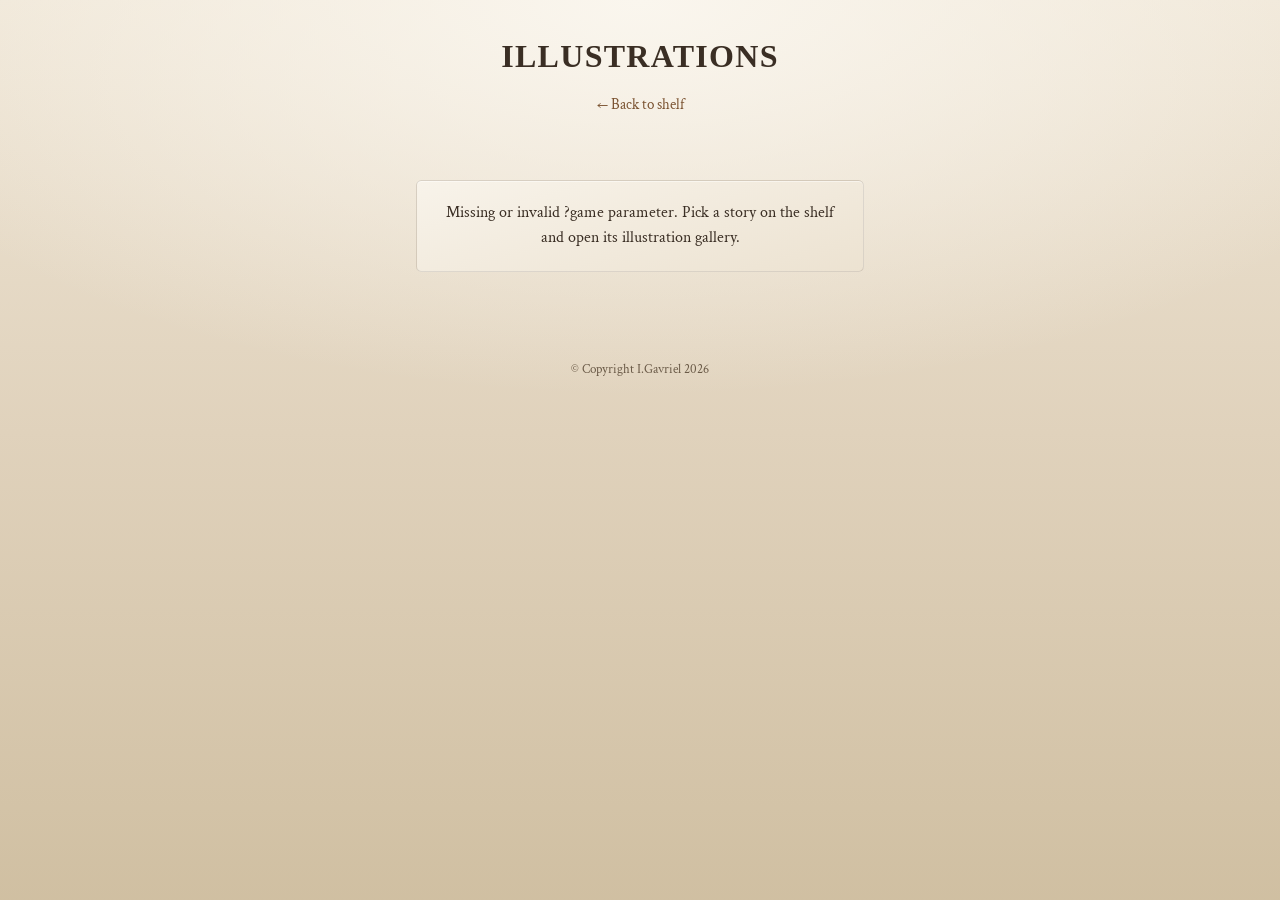
<file: utils/gallery.html>
<!DOCTYPE html>
<html lang="en">
<head>
    <meta charset="UTF-8">
    <meta name="viewport" content="width=device-width, initial-scale=1.0">
    <title>Illustrations</title>
    <link rel="preconnect" href="https://fonts.googleapis.com">
    <link rel="preconnect" href="https://fonts.gstatic.com" crossorigin>
    <link href="https://fonts.googleapis.com/css2?family=Crimson+Text:ital,wght@0,400;0,600;0,700;1,400&family=Old+Standard+TT:ital,wght@0,400;0,700&display=swap" rel="stylesheet">
    <link rel="stylesheet" href="../css/main.css">
    <link rel="stylesheet" href="../css/gallery.css">
</head>
<body>
    <header class="site-header">
        <h1 class="site-title">Illustrations</h1>
        <p class="gallery-back"><a href="../index.html">&larr; Back to shelf</a></p>
    </header>

    <main class="site-main">
        <div id="gallery-root" class="gallery-page" aria-live="polite"></div>
    </main>

    <footer class="site-footer">
        <p>&copy; Copyright I.Gavriel 2026</p>
    </footer>

    <dialog id="gallery-lightbox" class="gallery-lightbox" role="dialog" aria-labelledby="gallery-lightbox-caption" aria-modal="true"></dialog>

    <script src="../config/games.js"></script>
    <script src="../js/gallery.js" defer></script>
</body>
</html>
</file>
<file: css/main.css>
/* --- Design tokens (aged paper & ink) --- */
:root {
  --paper-highlight: #faf6ee;
  --paper-mid: #efe6d6;
  --paper-shadow: #e0d2bc;
  --paper-edge: #d2c2a6;
  --ink: #3a2e24;
  --ink-muted: #6b5b48;
  --accent: #7a5230;
  --accent-soft: #a67c52;
  --shelf-wood: #5c4334;
  --shelf-wood-light: #7a5c47;
  --shelf-edge: #3e2d23;
  --text: var(--ink);
  --text-muted: var(--ink-muted);
  --game-accent: var(--accent);
  --cover-width: clamp(7.5rem, 22vw, 11.5rem);
  --perspective: 1000px;
  --shadow-soft: 0 0.35rem 0.85rem rgba(58, 46, 36, 0.22);
  --shadow-lift: 0 0.85rem 1.25rem rgba(58, 46, 36, 0.3);
  --radius-card: 0.35rem;
  --font-body: 'Crimson Text', Georgia, 'Times New Roman', serif;
  --font-title: 'Old Standard TT', 'Times New Roman', serif;
}

/* --- Base --- */
*,
*::before,
*::after {
  box-sizing: border-box;
}

html {
  font-size: 100%;
}

body {
  margin: 0;
  min-height: 100vh;
  font-family: var(--font-body);
  color: var(--text);
  background:
    radial-gradient(ellipse 120% 80% at 50% 0%, var(--paper-highlight) 0%, transparent 55%),
    linear-gradient(
      180deg,
      var(--paper-mid) 0%,
      var(--paper-shadow) 48%,
      color-mix(in srgb, var(--paper-edge) 85%, #c4b08a) 100%
    );
  line-height: 1.55;
}

/* --- Page chrome --- */
.site-header {
  padding: 2rem 1.5rem 1rem;
  text-align: center;
}

.site-title {
  margin: 0;
  font-family: var(--font-title);
  font-size: clamp(1.5rem, 4vw, 2rem);
  font-weight: 700;
  letter-spacing: 0.04em;
  text-transform: uppercase;
}

.site-subtitle {
  margin: 0.5rem 0 0;
  font-family: var(--font-title);
  font-size: clamp(0.95rem, 2vw, 1.1rem);
  font-weight: 400;
  font-style: italic;
  color: var(--text-muted);
}

.store-sign {
  display: inline-block;
  margin-top: 0.75rem;
  padding: 0.35rem 1.25rem;
  font-family: var(--font-title);
  font-size: 0.8rem;
  font-weight: 700;
  letter-spacing: 0.12em;
  text-transform: uppercase;
  color: var(--ink);
  text-shadow: 0 1px 0 rgba(255, 250, 242, 0.65);
  border: 1px solid color-mix(in srgb, var(--ink) 22%, transparent);
  border-radius: 0.2rem;
  background: linear-gradient(
    180deg,
    color-mix(in srgb, var(--paper-highlight) 92%, var(--accent-soft)) 0%,
    color-mix(in srgb, var(--paper-mid) 88%, #d8c8ae) 100%
  );
  box-shadow:
    inset 0 1px 0 rgba(255, 255, 255, 0.55),
    0 0.12rem 0.35rem rgba(58, 46, 36, 0.12);
  animation: sign-flicker 4.5s ease-in-out infinite;
}

.site-tagline {
  margin: 1rem 0 0;
  font-size: 0.95rem;
  color: var(--text-muted);
  max-width: 32rem;
  margin-left: auto;
  margin-right: auto;
}

.site-main {
  padding: 1rem 1rem 3rem;
  max-width: 72rem;
  margin: 0 auto;
}

#store {
  perspective: var(--perspective);
}

.book-list {
  display: flex;
  flex-direction: column;
  gap: 2rem;
  list-style: none;
  margin: 0;
  padding: 0;
}

/* --- Shelf view toolbar (list / grid) --- */
.shelf-view-toolbar {
  display: flex;
  flex-wrap: wrap;
  align-items: center;
  gap: 0.65rem 0.85rem;
  margin-bottom: 1.25rem;
  padding: 0.55rem 0.75rem;
  border-radius: var(--radius-card);
  border: 1px solid color-mix(in srgb, var(--ink) 14%, transparent);
  background: color-mix(in srgb, var(--paper-highlight) 75%, var(--paper-mid));
}

.shelf-view-toolbar__label {
  font-family: var(--font-title);
  font-size: 0.82rem;
  font-weight: 700;
  letter-spacing: 0.06em;
  text-transform: uppercase;
  color: var(--ink-muted);
}

.shelf-view-toolbar__group {
  display: inline-flex;
  gap: 0.35rem;
  padding: 0.2rem;
  border-radius: 0.3rem;
  background: color-mix(in srgb, var(--paper-shadow) 55%, transparent);
}

.shelf-view-toolbar__btn {
  padding: 0.35rem 0.75rem;
  font-family: var(--font-body);
  font-size: 0.88rem;
  font-weight: 600;
  color: var(--ink-muted);
  background: transparent;
  border: 1px solid transparent;
  border-radius: 0.22rem;
  cursor: pointer;
  transition:
    background 0.15s ease,
    color 0.15s ease,
    border-color 0.15s ease,
    box-shadow 0.15s ease;
}

.shelf-view-toolbar__btn:hover {
  color: var(--ink);
}

.shelf-view-toolbar__btn:focus {
  outline: none;
}

.shelf-view-toolbar__btn:focus-visible {
  outline: 3px solid var(--accent);
  outline-offset: 2px;
}

.shelf-view-toolbar__btn--active {
  color: var(--ink);
  background: var(--paper-highlight);
  border-color: color-mix(in srgb, var(--ink) 16%, transparent);
  box-shadow: 0 0.1rem 0.25rem rgba(58, 46, 36, 0.1);
}

.book-list--grid {
  display: grid;
  grid-template-columns: repeat(auto-fill, minmax(min(100%, 9.5rem), 1fr));
  gap: 1.35rem 1rem;
}

.book-grid-item {
  --game-accent: var(--accent);
  margin: 0;
  display: flex;
  flex-direction: column;
  align-items: stretch;
  gap: 0.55rem;
  height: 100%;
}

.book-grid-item__stack {
  display: flex;
  flex-direction: column;
  align-items: stretch;
  gap: 0.35rem;
}

.book-grid-item__cover-link {
  display: block;
  text-decoration: none;
  color: inherit;
}

.book-grid-item__cover-link:focus {
  outline: none;
}

.book-grid-item__cover-link:focus-visible .book-grid-item__cover {
  outline: 3px solid var(--game-accent);
  outline-offset: 4px;
}

.book-grid-item__text-link {
  display: flex;
  flex-direction: column;
  align-items: stretch;
  gap: 0.15rem;
  text-decoration: none;
  color: inherit;
  flex: 1;
  min-height: 0;
}

.book-grid-item__text-link:focus {
  outline: none;
}

.book-grid-item__text-link:focus-visible {
  outline: 3px solid var(--game-accent);
  outline-offset: 4px;
  border-radius: 0.2rem;
}

.book-grid-item__gallery-btn {
  padding: 0.28rem 0.35rem;
  font-size: 0.62rem;
}

.book-grid-item__cover {
  position: relative;
  width: 100%;
  aspect-ratio: 2 / 3;
  border-radius: 0.25rem;
  overflow: hidden;
  transition:
    transform 0.3s cubic-bezier(0.34, 1.15, 0.64, 1),
    box-shadow 0.3s ease;
  box-shadow: var(--shadow-soft);
  background: linear-gradient(
    145deg,
    color-mix(in srgb, var(--game-accent) 22%, var(--paper-highlight)) 0%,
    color-mix(in srgb, var(--game-accent) 14%, var(--paper-mid)) 45%,
    color-mix(in srgb, var(--game-accent) 28%, var(--paper-shadow)) 100%
  );
  border: 1px solid color-mix(in srgb, var(--ink) 18%, transparent);
}

.book-grid-item:hover .book-grid-item__cover {
  transform: translateY(-0.25rem) scale(1.03);
  box-shadow: var(--shadow-lift);
}

.book-grid-item__cover-link:focus-visible .book-grid-item__cover {
  transform: translateY(-0.25rem) scale(1.03);
  box-shadow: var(--shadow-lift);
}

.book-grid-item__title,
.book-grid-item__subtitle {
  transition:
    transform 0.3s cubic-bezier(0.34, 1.15, 0.64, 1),
    filter 0.3s ease;
}

.book-grid-item:hover .book-grid-item__title,
.book-grid-item__text-link:focus-visible .book-grid-item__title {
  transform: translateY(-0.25rem) scale(1.03);
  filter: drop-shadow(0 0.35rem 0.65rem rgba(58, 46, 36, 0.2));
}

.book-grid-item:hover .book-grid-item__subtitle,
.book-grid-item__text-link:focus-visible .book-grid-item__subtitle {
  transform: translateY(-0.2rem);
}

.book-grid-item__cover-title {
  position: absolute;
  left: 0;
  right: 0;
  bottom: 0;
  z-index: 2;
  padding: 0.45rem 0.4rem;
  font-family: var(--font-title);
  font-size: 0.62rem;
  font-weight: 700;
  line-height: 1.2;
  text-align: center;
  text-transform: uppercase;
  letter-spacing: 0.05em;
  color: #fdf9f2;
  background: linear-gradient(
    180deg,
    transparent 0%,
    color-mix(in srgb, var(--ink) 78%, var(--game-accent)) 45%
  );
  text-shadow: 0 1px 2px rgba(42, 32, 24, 0.65);
}

.book-grid-item__cover .book-card__cover-img ~ .book-grid-item__cover-title {
  background: linear-gradient(
    180deg,
    transparent 0%,
    color-mix(in srgb, var(--ink) 85%, black) 35%
  );
}

.book-grid-item__title {
  margin: 0;
  font-family: var(--font-title);
  font-size: 0.95rem;
  font-weight: 700;
  line-height: 1.25;
  color: var(--ink);
  text-align: center;
  cursor: pointer;
  user-select: text;
}

.book-grid-item__subtitle {
  margin: -0.25rem 0 0;
  font-size: 0.85rem;
  line-height: 1.3;
  color: var(--ink-muted);
  text-align: center;
  cursor: pointer;
  user-select: text;
}

.site-footer {
  padding: 1.5rem;
  text-align: center;
  font-size: 0.8rem;
  color: var(--text-muted);
}

.site-footer p {
  margin: 0;
}

/* --- Book row (card + shelf rail) --- */
.book-card {
  --game-accent: var(--accent);
  position: relative;
  z-index: 1;
  display: flex;
  flex-direction: row;
  align-items: stretch;
  gap: 1.35rem;
  padding: 1.15rem 1.15rem 1.5rem;
  border-radius: var(--radius-card);
  background: linear-gradient(
    165deg,
    color-mix(in srgb, var(--paper-highlight) 92%, var(--paper-shadow)) 0%,
    color-mix(in srgb, var(--paper-mid) 88%, #d8c8ae) 100%
  );
  border: 1px solid color-mix(in srgb, var(--ink) 14%, transparent);
  box-shadow:
    inset 0 1px 0 rgba(255, 255, 255, 0.55),
    0 0.2rem 0.5rem rgba(58, 46, 36, 0.08);
}

.book-card::after {
  content: '';
  position: absolute;
  left: 0;
  right: 0;
  bottom: 0;
  height: 0.75rem;
  border-radius: 0 0 var(--radius-card) var(--radius-card);
  background: linear-gradient(
    180deg,
    var(--shelf-wood-light) 0%,
    var(--shelf-wood) 45%,
    var(--shelf-edge) 100%
  );
  box-shadow:
    inset 0 1px 0 rgba(255, 248, 235, 0.18),
    0 0.35rem 0.5rem rgba(58, 46, 36, 0.22);
  z-index: 0;
  pointer-events: none;
}

.book-card__info {
  position: relative;
  z-index: 1;
  flex: 1;
  min-width: 0;
  display: flex;
  flex-direction: column;
  gap: 0.65rem;
}

.book-card__title {
  margin: 0;
  font-family: var(--font-title);
  font-size: clamp(1.15rem, 2.5vw, 1.45rem);
  font-weight: 700;
  letter-spacing: 0.02em;
  color: var(--ink);
  line-height: 1.25;
}

/* Title opens the story (matches cover `.book-card__cover` hover lift / scale rhythm) */

.book-card__title-link {
  color: inherit;
  text-decoration: none;
  display: inline-block;
  vertical-align: top;
  cursor: pointer;
  user-select: text;
  transition:
    transform 0.35s cubic-bezier(0.34, 1.2, 0.64, 1),
    filter 0.35s ease;
}

.book-card__title-link:focus {
  outline: none;
}

.book-card__title-link:focus-visible {
  outline: 3px solid var(--game-accent);
  outline-offset: 3px;
  border-radius: 0.12rem;
}

.book-card__title-link:hover,
.book-card__title-link:focus-visible {
  transform: translateY(-0.35rem) scale(1.04);
  filter: drop-shadow(0 0.45rem 0.95rem rgba(58, 46, 36, 0.28));
}

.book-card__he-block {
  display: flex;
  flex-direction: column;
  gap: 0.65rem;
  margin-top: 0.35rem;
}

.book-card__title-he {
  margin: 0;
  font-family: var(--font-title);
  font-size: clamp(1.05rem, 2.2vw, 1.3rem);
  font-weight: 700;
  color: var(--ink);
  line-height: 1.3;
}

.book-card__title-he .book-card__title-link--he {
  max-width: 100%;
}

.book-card__title-he:focus-within .book-card__title-link:focus {
  outline: none;
}

.book-card__title-he:focus-within .book-card__title-link:focus-visible {
  outline: 3px solid var(--game-accent);
  outline-offset: 3px;
}

.book-card__story {
  margin: 0;
  font-size: 0.95rem;
  color: var(--ink);
  max-width: 42rem;
}

.book-card__meta {
  display: flex;
  flex-direction: column;
  gap: 0.35rem;
  font-size: 0.88rem;
}

.book-card__meta-row {
  display: flex;
  flex-wrap: wrap;
  gap: 0.35rem 0.65rem;
  align-items: baseline;
}

.book-card__meta-label {
  font-weight: 700;
  color: var(--ink-muted);
  min-width: 5.5rem;
}

.book-card__meta-value {
  color: var(--ink);
}

.book-card__link-section + .book-card__link-section {
  margin-top: 0.15rem;
}

.book-card__link-heading {
  margin: 0.35rem 0 0.25rem;
  font-family: var(--font-title);
  font-size: 0.8rem;
  font-weight: 700;
  letter-spacing: 0.06em;
  text-transform: uppercase;
  color: var(--ink-muted);
}

.book-card__link-list {
  margin: 0;
  padding-left: 1.2rem;
  font-size: 0.9rem;
}

.book-card__link-list a {
  position: relative;
  display: inline-block;
  padding: 0.2rem 0.45rem;
  margin-left: -0.45rem;
  border-radius: 0.25rem;
  color: var(--accent);
  text-decoration: none;
  transition: color 0.2s ease;
}

.book-card__link-list a::before {
  content: '';
  position: absolute;
  inset: 0;
  z-index: -1;
  border-radius: inherit;
  border: 1px solid transparent;
  background: transparent;
  opacity: 0;
  transform: scale(0.94);
  pointer-events: none;
  transition:
    opacity 0.2s ease,
    transform 0.2s ease,
    background 0.2s ease,
    border-color 0.2s ease;
}

.book-card__link-list a:hover {
  color: color-mix(in srgb, var(--accent) 75%, var(--ink));
}

.book-card__link-list a:hover::before {
  animation: book-link-hover-in 0.22s ease forwards;
}

.book-card__link-list a:active::before {
  animation: book-link-select 0.32s ease forwards;
}

.book-card__link-list a:focus-visible::before {
  opacity: 1;
  transform: scale(1);
  background: color-mix(in srgb, var(--accent) 16%, transparent);
  border-color: color-mix(in srgb, var(--accent) 40%, transparent);
  animation: book-link-select 0.32s ease forwards;
}

.book-card__link-list a:focus {
  outline: none;
}

.book-card__link-list a:focus-visible {
  color: color-mix(in srgb, var(--accent) 65%, var(--ink));
}

@keyframes book-link-hover-in {
  from {
    opacity: 0;
    transform: scale(0.94);
    background: transparent;
    border-color: transparent;
  }
  to {
    opacity: 1;
    transform: scale(1);
    background: color-mix(in srgb, var(--accent) 10%, transparent);
    border-color: color-mix(in srgb, var(--accent) 28%, transparent);
  }
}

@keyframes book-link-select {
  0% {
    opacity: 0.6;
    transform: scale(0.96);
    background: color-mix(in srgb, var(--accent) 8%, transparent);
    border-color: color-mix(in srgb, var(--accent) 20%, transparent);
  }
  45% {
    opacity: 1;
    transform: scale(1.03);
    background: color-mix(in srgb, var(--accent) 22%, transparent);
    border-color: color-mix(in srgb, var(--accent) 50%, transparent);
  }
  100% {
    opacity: 1;
    transform: scale(1);
    background: color-mix(in srgb, var(--accent) 16%, transparent);
    border-color: color-mix(in srgb, var(--accent) 40%, transparent);
  }
}

.book-card__cta {
  align-self: flex-start;
  margin-top: 0.25rem;
  padding: 0.4rem 0.9rem;
  font-size: 0.88rem;
  font-weight: 600;
  text-decoration: none;
  color: #fdf9f2;
  background: linear-gradient(
    180deg,
    color-mix(in srgb, var(--game-accent) 55%, #4a3224) 0%,
    color-mix(in srgb, var(--game-accent) 35%, #2c1f18) 100%
  );
  border: 1px solid color-mix(in srgb, var(--ink) 25%, transparent);
  border-radius: 0.25rem;
  box-shadow: 0 0.1rem 0.25rem rgba(58, 46, 36, 0.2);
}

.book-card__cta:hover {
  filter: brightness(1.06);
}

.book-card__cta:focus {
  outline: none;
}

.book-card__cta:focus-visible {
  outline: 3px solid var(--game-accent);
  outline-offset: 2px;
}

/* Cover on the left: tilt + lift on hover (spine toward text) */
.book-card__cover-link {
  position: relative;
  z-index: 1;
  flex-shrink: 0;
  align-self: center;
  text-decoration: none;
  color: inherit;
  perspective: var(--perspective);
  transform-style: preserve-3d;
}

.book-card__cover-link:focus {
  outline: none;
}

.book-card__cover-link:focus-visible .book-card__cover {
  outline: 3px solid var(--game-accent);
  outline-offset: 4px;
}

.book-card__cover {
  position: relative;
  width: 100%;
  aspect-ratio: 2 / 3;
  border-radius: 0.25rem 0.15rem 0.15rem 0.25rem;
  overflow: hidden;
  transform: rotateY(10deg) rotateX(2deg);
  transform-origin: right center;
  transition:
    transform 0.35s cubic-bezier(0.34, 1.2, 0.64, 1),
    box-shadow 0.35s ease;
  box-shadow:
    var(--shadow-soft),
    inset 0 0 0 1px rgba(255, 252, 246, 0.35);
  background: linear-gradient(
    145deg,
    color-mix(in srgb, var(--game-accent) 22%, var(--paper-highlight)) 0%,
    color-mix(in srgb, var(--game-accent) 14%, var(--paper-mid)) 45%,
    color-mix(in srgb, var(--game-accent) 28%, var(--paper-shadow)) 100%
  );
  border: 1px solid color-mix(in srgb, var(--ink) 18%, transparent);
}

.book-card__cover::before {
  content: '';
  position: absolute;
  inset: 0;
  background: linear-gradient(
    255deg,
    rgba(255, 255, 255, 0.22) 0%,
    transparent 35%,
    transparent 65%,
    rgba(42, 32, 24, 0.08) 100%
  );
  pointer-events: none;
  z-index: 1;
}

.book-card__cover-link:hover .book-card__cover,
.book-card__cover-link:focus-visible .book-card__cover {
  transform: rotateY(4deg) rotateX(0deg) translateY(-0.35rem) scale(1.04);
  box-shadow: var(--shadow-lift);
}

.book-card__cover-img {
  position: absolute;
  inset: 0;
  width: 100%;
  height: 100%;
  object-fit: cover;
  z-index: 0;
}

.book-card__cover-title {
  position: absolute;
  left: 0;
  right: 0;
  bottom: 0;
  z-index: 2;
  padding: 0.5rem 0.45rem;
  font-family: var(--font-title);
  font-size: 0.68rem;
  font-weight: 700;
  line-height: 1.2;
  text-align: center;
  text-transform: uppercase;
  letter-spacing: 0.06em;
  color: #fdf9f2;
  background: linear-gradient(
    180deg,
    transparent 0%,
    color-mix(in srgb, var(--ink) 78%, var(--game-accent)) 40%
  );
  text-shadow: 0 1px 2px rgba(42, 32, 24, 0.65);
}

.book-card__cover-img ~ .book-card__cover-title {
  background: linear-gradient(
    180deg,
    transparent 0%,
    color-mix(in srgb, var(--ink) 85%, black) 35%
  );
}

/* Cover column: book + optional illustration gallery (avoid nested links) */

.book-card__cover-column {
  position: relative;
  z-index: 1;
  flex-shrink: 0;
  width: var(--cover-width);
  align-self: center;
  display: flex;
  flex-direction: column;
  align-items: stretch;
  gap: 0.45rem;
}

.book-card__cover-column .book-card__cover-link {
  width: 100%;
  align-self: stretch;
}

.book-card__gallery-btn {
  display: flex;
  align-items: center;
  justify-content: center;
  gap: 0.35rem;
  padding: 0.32rem 0.4rem;
  border-radius: 0.3rem;
  text-decoration: none;
  color: var(--ink-muted);
  font-family: var(--font-body);
  font-size: 0.68rem;
  font-weight: 600;
  letter-spacing: 0.04em;
  text-transform: uppercase;
  background: linear-gradient(
    165deg,
    color-mix(in srgb, var(--paper-highlight) 88%, var(--paper-shadow)) 0%,
    color-mix(in srgb, var(--paper-mid) 92%, #d8c8ae) 100%
  );
  border: 1px solid color-mix(in srgb, var(--ink) 14%, transparent);
  box-shadow:
    inset 0 1px 0 rgba(255, 255, 255, 0.55),
    0 0.1rem 0.25rem rgba(58, 46, 36, 0.08);
  transition:
    color 0.15s ease,
    border-color 0.15s ease,
    box-shadow 0.15s ease;
}

.book-card__gallery-btn:hover {
  color: var(--ink);
  border-color: color-mix(in srgb, var(--game-accent) 40%, var(--ink));
  box-shadow:
    inset 0 1px 0 rgba(255, 255, 255, 0.6),
    0 0.15rem 0.4rem rgba(58, 46, 36, 0.12);
}

.book-card__gallery-btn:focus {
  outline: none;
}

.book-card__gallery-btn:focus-visible {
  outline: 3px solid var(--game-accent);
  outline-offset: 2px;
}

.book-card__gallery-btn-icon {
  display: block;
  flex-shrink: 0;
}

.book-card__gallery-btn-frame {
  fill: transparent;
  stroke: currentColor;
  stroke-width: 1.35;
}

.book-card__gallery-btn-frame--back {
  opacity: 0.45;
}

.book-card__gallery-btn-frame--mid {
  opacity: 0.72;
}

.book-card__gallery-btn-frame--front {
  opacity: 1;
  fill: color-mix(in srgb, var(--paper-highlight) 40%, transparent);
}

@media (max-width: 40rem) {
  .book-card {
    flex-direction: column;
    align-items: stretch;
    padding-bottom: 1.35rem;
  }

  .book-card__cover-column {
    width: min(var(--cover-width), 75%);
    margin-left: auto;
    margin-right: auto;
  }

  .book-card__cover {
    transform: rotateY(0deg) rotateX(0deg);
    transform-origin: center center;
  }

  .book-card__cover-link:hover .book-card__cover,
  .book-card__cover-link:focus-visible .book-card__cover {
    transform: translateY(-0.25rem) scale(1.03);
  }

  .book-card__title-link:hover,
  .book-card__title-link:focus-visible {
    transform: translateY(-0.25rem) scale(1.03);
  }
}

/* --- Animations --- */

@keyframes sign-flicker {
  0%,
  100% {
    opacity: 1;
    filter: brightness(1);
  }
  48% {
    opacity: 1;
  }
  49% {
    opacity: 0.88;
  }
  50% {
    opacity: 1;
  }
  78% {
    opacity: 1;
    filter: brightness(1.05);
  }
  79% {
    opacity: 0.92;
    filter: brightness(0.92);
  }
  80% {
    opacity: 1;
    filter: brightness(1);
  }
}

/* --- No-JS fallback --- */
.noscript-fallback {
  margin: 1rem auto 0;
  max-width: 32rem;
  padding: 1rem;
  background: color-mix(in srgb, var(--paper-highlight) 75%, var(--paper-shadow));
  border: 1px solid color-mix(in srgb, var(--ink) 12%, transparent);
  border-radius: 0.35rem;
  font-size: 0.9rem;
  box-shadow: inset 0 1px 0 rgba(255, 255, 255, 0.5);
}

.noscript-fallback ul {
  margin: 0.5rem 0 0;
  padding-left: 1.25rem;
}

.noscript-fallback a {
  color: var(--accent);
}

/* --- Reduced motion --- */
@media (prefers-reduced-motion: reduce) {
  .store-sign {
    animation: none;
  }

  .book-card__cover {
    transform: none;
  }

  .book-card__cover-link:hover .book-card__cover,
  .book-card__cover-link:focus-visible .book-card__cover {
    transform: none;
  }

  .book-card__cover,
  .book-card__cover-link {
    transition-duration: 0.01ms;
  }

  .book-card__link-list a::before,
  .book-card__link-list a:hover::before,
  .book-card__link-list a:active::before,
  .book-card__link-list a:focus-visible::before {
    animation: none;
    opacity: 1;
    transform: none;
    background: color-mix(in srgb, var(--accent) 14%, transparent);
    border-color: color-mix(in srgb, var(--accent) 35%, transparent);
  }

  .book-grid-item__cover,
  .book-grid-item:hover .book-grid-item__cover,
  .book-grid-item__cover-link:focus-visible .book-grid-item__cover {
    transform: none;
    transition-duration: 0.01ms;
  }

  .book-card__title-link,
  .book-card__title-link:hover,
  .book-card__title-link:focus-visible {
    transform: none;
    filter: none;
    transition-duration: 0.01ms;
  }

  .book-grid-item__title,
  .book-grid-item__subtitle,
  .book-grid-item:hover .book-grid-item__title,
  .book-grid-item__text-link:focus-visible .book-grid-item__title,
  .book-grid-item:hover .book-grid-item__subtitle,
  .book-grid-item__text-link:focus-visible .book-grid-item__subtitle {
    transform: none;
    filter: none;
    transition-duration: 0.01ms;
  }
}
</file>
<file: Ink/royal-makeover-v1/web/style.css>
@import url('https://fonts.googleapis.com/css?family=Open+Sans:300,700|Quattrocento:700');

body {
    font-family: 'Open Sans', sans-serif;
    font-weight: lighter;
    background: white;
    overflow: hidden;
}

@media screen and (prefers-reduced-motion: no-preference) {
    body.switched {
        transition: color 0.6s, background-color 0.6s;
    }
}

h1,
h2 {
    text-align: center;
    font-family: "Quattrocento", Georgia, 'Times New Roman', Times, serif;
    margin: 0;
    padding: 0;
}

h1 {
    font-size: 30pt;
    margin-bottom: 10px;
}

h2 {
    font-size: 14pt;
    font-style: italic;
    font-family: sans-serif;
    font-weight: lighter;
    color: #BBB;
}

.header {
    padding-top: 3em;
    padding-bottom: 3em;
}

/*
  Built-in class:
    # author: Name
*/
.byline {
    font-style: italic;
}

.written-in-ink {
    z-index: 3;
    font-size: 9pt;
    font-family: sans-serif;
    text-align: center;
    font-weight: 700;
    position: fixed;
    display: block;
    width: 100%;
    background: white;
    margin: 0;
    padding-top: 6px;
    padding-bottom: 6px;
    height: 14px;
    top: 0;
}

@media screen and (prefers-reduced-motion: no-preference) {
    .written-in-ink {
        transition: color 0.6s, background 0.6s;
    }
}

/* 
  Enables <iframe> support work on itch.io when using mobile iOS
*/
.outerContainer {
    position: absolute;
    display: block;
    margin: 0;
    padding: 0;
    -webkit-overflow-scrolling: touch;
    overflow: scroll;
    overflow-x: hidden;
    height: 100%;
    width: 100%;
    top: 0;
    left: 0;
    margin-top: 24px;
    background-size: cover;
    background-repeat: no-repeat;
}

@media screen and (max-width: 980px) {
    .outerContainer {
        margin-top: 44px;
        background-size: cover;
        background-repeat: no-repeat;
    }
}

.container {
    display: block;
    max-width: 600px;
    margin: 0 auto;
    padding: 20px;
    padding-top: 4em;
    background: white;
}

@media screen and (prefers-reduced-motion: no-preference) {
    .switched .container {
        transition: background-color 0.6s;
    }
}

p {
    font-size: 13pt;
    color: #888;
    line-height: 1.7em;
    font-weight: lighter;
}

a {
    font-weight: 700;
    color: #b97c2c;
    font-family: sans-serif;
    text-decoration: none;
}

.unclickable {
    font-weight: 700;
    color: #4f3411;
    font-family: sans-serif;
    text-decoration: none;
    cursor: not-allowed;
}

a:hover {
    color: black;
}

@media screen and (prefers-reduced-motion: no-preference) {
    a {
        transition: color 0.6s;
    }

    a:hover {
        transition: color 0.1s;
    }
}

strong {
    color: black;
    font-weight: bold;
}

img {
    display: block;
    margin: 0 auto;
    max-width: 100%;
}

.container .hide {
    opacity: 0.0;
}

.container .invisible {
    display: none;
}

.container>* {
    opacity: 1.0;
}

@media screen and (prefers-reduced-motion: no-preference) {
    .container>* {
        transition: opacity 1.0s;
    }
}

/*
  Class applied to all choices
  (Will always appear inside <p> element by default.)
*/
.choice {
    text-align: center;
    line-height: 1.7em;
}

/* 
  Class applied to first choice
*/
:not(.choice)+.choice {
    padding-top: 1em;
}

/*
  Class applied to choice links
*/
.choice a, .choice span {
    font-size: 15pt;
}

/* 
  Built-in class:
    The End # CLASS: end
*/
.end {
    text-align: center;
    font-weight: bold;
    color: black;
    padding-top: 20px;
    padding-bottom: 20px;
}

#controls {
    z-index: 4;
    font-size: 9pt;
    text-align: center;
    padding-bottom: 6px;
    position: fixed;
    right: 14px;
    top: 4px;
    user-select: none;
    background: white;
}

@media screen and (prefers-reduced-motion: no-preference) {
    #controls {
        transition: color 0.6s, background 0.6s;
    }
}

#controls [disabled] {
    color: #ccc;
}

#controls>*:not(:last-child):after {
    content: " | ";
}

@media screen and (max-width: 980px) {
    #controls {
        z-index: 2;
        padding-top: 24px;
        top: 0;
        left: 0;
        right: 0;
    }
}

/* 
  Dark Theme (Added in Inky 0.10.0)
    # theme: dark
*/

body.dark {
    background: black;
    color: white;
}

.dark h2 {
    color: #666;
}

.dark .container {
    background: black;
}

.dark .written-in-ink {
    background: black;
}

.dark a {
    color: #cc8f1a;
}
.dark .unclickable{
    color: #c4af87;
    cursor:not-allowed;
}

.dark a:hover {
    color: white;
}

@media screen and (prefers-reduced-motion: no-preference) {
    .dark a {
        transition: color 0.6s;
    }
}

.dark strong {
    color: white;
}

.dark #controls [disabled] {
    color: #444;
}

.dark .end {
    color: white;
}

.dark #controls {
    background: black;
}
</file>
<file: Ink/royal-makeover-v2/web/style.css>
@import url('https://fonts.googleapis.com/css?family=Open+Sans:300,700|Quattrocento:700');

body {
    font-family: 'Open Sans', sans-serif;
    font-weight: lighter;
    background: white;
    overflow: hidden;
}

@media screen and (prefers-reduced-motion: no-preference) {
    body.switched {
        transition: color 0.6s, background-color 0.6s;
    }
}

h1,
h2 {
    text-align: center;
    font-family: "Quattrocento", Georgia, 'Times New Roman', Times, serif;
    margin: 0;
    padding: 0;
}

h1 {
    font-size: 30pt;
    margin-bottom: 10px;
}

h2 {
    font-size: 14pt;
    font-style: italic;
    font-family: sans-serif;
    font-weight: lighter;
    color: #BBB;
}

.header {
    padding-top: 3em;
    padding-bottom: 3em;
}

/*
  Built-in class:
    # author: Name
*/
.byline {
    font-style: italic;
}

.written-in-ink {
    z-index: 3;
    font-size: 9pt;
    font-family: sans-serif;
    text-align: center;
    font-weight: 700;
    position: fixed;
    display: block;
    width: 100%;
    background: white;
    margin: 0;
    padding-top: 6px;
    padding-bottom: 6px;
    height: 14px;
    top: 0;
}

@media screen and (prefers-reduced-motion: no-preference) {
    .written-in-ink {
        transition: color 0.6s, background 0.6s;
    }
}

/* 
  Enables <iframe> support work on itch.io when using mobile iOS
*/
.outerContainer {
    position: absolute;
    display: block;
    margin: 0;
    padding: 0;
    -webkit-overflow-scrolling: touch;
    overflow: scroll;
    overflow-x: hidden;
    height: 100%;
    width: 100%;
    top: 0;
    left: 0;
    margin-top: 24px;
    background-size: cover;
    background-repeat: no-repeat;
}

@media screen and (max-width: 980px) {
    .outerContainer {
        margin-top: 44px;
        background-size: cover;
        background-repeat: no-repeat;
    }
}

.container {
    display: block;
    max-width: 600px;
    margin: 0 auto;
    padding: 20px;
    padding-top: 4em;
    background: white;
}

@media screen and (prefers-reduced-motion: no-preference) {
    .switched .container {
        transition: background-color 0.6s;
    }
}

p {
    font-size: 13pt;
    color: #888;
    line-height: 1.7em;
    font-weight: lighter;
}

a {
    font-weight: 700;
    color: #b97c2c;
    font-family: sans-serif;
    text-decoration: none;
}

.unclickable {
    font-weight: 700;
    color: #4f3411;
    font-family: sans-serif;
    text-decoration: none;
    cursor: not-allowed;
}

a:hover {
    color: black;
}

@media screen and (prefers-reduced-motion: no-preference) {
    a {
        transition: color 0.6s;
    }

    a:hover {
        transition: color 0.1s;
    }
}

strong {
    color: black;
    font-weight: bold;
}

img {
    display: block;
    margin: 0 auto;
    max-width: 100%;
}

.container .hide {
    opacity: 0.0;
}

.container .invisible {
    display: none;
}

.container>* {
    opacity: 1.0;
}

@media screen and (prefers-reduced-motion: no-preference) {
    .container>* {
        transition: opacity 1.0s;
    }
}

/*
  Class applied to all choices
  (Will always appear inside <p> element by default.)
*/
.choice {
    text-align: center;
    line-height: 1.7em;
}

/* 
  Class applied to first choice
*/
:not(.choice)+.choice {
    padding-top: 1em;
}

/*
  Class applied to choice links
*/
.choice a, .choice span {
    font-size: 15pt;
}

/* 
  Built-in class:
    The End # CLASS: end
*/
.end {
    text-align: center;
    font-weight: bold;
    color: black;
    padding-top: 20px;
    padding-bottom: 20px;
}

#controls {
    z-index: 4;
    font-size: 9pt;
    text-align: center;
    padding-bottom: 6px;
    position: fixed;
    right: 14px;
    top: 4px;
    user-select: none;
    background: white;
}

@media screen and (prefers-reduced-motion: no-preference) {
    #controls {
        transition: color 0.6s, background 0.6s;
    }
}

#controls [disabled] {
    color: #ccc;
}

#controls>*:not(:last-child):after {
    content: " | ";
}

@media screen and (max-width: 980px) {
    #controls {
        z-index: 2;
        padding-top: 24px;
        top: 0;
        left: 0;
        right: 0;
    }
}

/* 
  Dark Theme (Added in Inky 0.10.0)
    # theme: dark
*/

body.dark {
    background: black;
    color: white;
}

.dark h2 {
    color: #666;
}

.dark .container {
    background: black;
}

.dark .written-in-ink {
    background: black;
}

.dark a {
    color: #cc8f1a;
}
.dark .unclickable{
    color: #c4af87;
    cursor:not-allowed;
}

.dark a:hover {
    color: white;
}

@media screen and (prefers-reduced-motion: no-preference) {
    .dark a {
        transition: color 0.6s;
    }
}

.dark strong {
    color: white;
}

.dark #controls [disabled] {
    color: #444;
}

.dark .end {
    color: white;
}

.dark #controls {
    background: black;
}
</file>
<file: Ink/assets/custom.css>
/* Hebrew RTL layout */

body {
  direction: rtl;
}

/* Wider story column (overrides style.css 600px) */

.container {
  max-width: 800px;
}

#story {
  direction: rtl;
  text-align: right;
  unicode-bidi: plaintext;
  font-family: Arial, "Noto Sans Hebrew", sans-serif;
  line-height: 1.7;
}

/* Keep choices aligned RTL */

#story ul,
#story li {
  direction: rtl;
  text-align: right;
}

#story a {
  direction: rtl;
  text-align: right;
}

/* Main story title */

.title {
  font-size: 2.2rem;
  font-weight: 800;
  text-align: center;
  margin: 1.5rem 0;
  line-height: 1.3;
}

/* Subtitle / chapter heading */

.subtitle {
  font-size: 1.4rem;
  font-weight: 700;
  text-align: center;
  margin: 0.5rem 0 1.5rem;
}

/* Location title */

.location-title {
  font-size: 1.5rem;
  font-weight: 700;
  margin-top: 2rem;
  margin-bottom: 1rem;
}

/* Inner thought */

.thought {
  font-style: italic;
  opacity: 0.85;
}

/* Narrator comic aside */

.narrator-note {
  font-style: italic;
  opacity: 0.8;
}

/* Royal note / sign / formal posted notice */

#story p.royal-note {
  display: block;
  font-weight: 600;
  font-size: 1.05rem;
  line-height: 1.65;
  color: #3d2e1a;
  text-align: center;
  margin: 1.25rem 0;
  padding: 1rem 1.15rem;
  background: linear-gradient(160deg, #faf6ee 0%, #efe6d4 100%);
  border: 2px solid #c9a962;
  border-right: 5px solid #b97c2c;
  border-radius: 6px;
  box-shadow:
    inset 0 1px 0 rgba(255, 255, 255, 0.7),
    0 3px 10px rgba(79, 52, 17, 0.12);
}

body.dark #story p.royal-note {
  color: #e8dcc8;
  background: linear-gradient(160deg, #2c261a 0%, #1e1a12 100%);
  border-color: #7a6230;
  border-right-color: #cc8f1a;
  box-shadow:
    inset 0 1px 0 rgba(255, 255, 255, 0.06),
    0 3px 12px rgba(0, 0, 0, 0.45);
}

/* Shout / raised voice — comic speech bubble */

#story p.shout {
  --shout-bg: #fffef6;
  --shout-ink: #141414;
  --shout-text: #9b1c1c;

  display: block;
  position: relative;
  box-sizing: border-box;
  font-weight: 800;
  font-style: normal;
  font-size: 1.35rem;
  line-height: 1.4;
  color: var(--shout-text);
  text-align: center;
  margin: 1.15rem auto 2rem;
  max-width: min(100%, 38rem);
  padding: 1rem 1.4rem 1.05rem;
  letter-spacing: 0.03em;
  text-shadow: none;
  background: var(--shout-bg);
  border: 3px solid var(--shout-ink);
  border-radius: 46% 52% 48% 51% / 44% 46% 53% 47%;
  box-shadow:
    4px 5px 0 rgba(20, 20, 20, 0.14),
    inset 0 1px 0 rgba(255, 255, 255, 0.85);
}

/* Comic tail — rotated stub pointing downward */

#story p.shout::after {
  content: "";
  position: absolute;
  bottom: -11px;
  left: 50%;
  width: 18px;
  height: 18px;
  background: var(--shout-bg);
  border-bottom: 3px solid var(--shout-ink);
  border-right: 3px solid var(--shout-ink);
  transform: translateX(-50%) rotate(45deg);
  border-radius: 0 0 2px 0;
  box-shadow: 3px 3px 0 rgba(20, 20, 20, 0.08);
}

body.dark #story p.shout {
  --shout-bg: #252019;
  --shout-ink: #f5ecd8;
  --shout-text: #ff8a8a;

  box-shadow:
    4px 5px 0 rgba(0, 0, 0, 0.35),
    inset 0 1px 0 rgba(255, 255, 255, 0.06);
}

body.dark #story p.shout::after {
  box-shadow: 3px 3px 0 rgba(0, 0, 0, 0.25);
}

/* Final punchline */

.punchline {
  font-weight: 700;
  text-align: center;
  margin-top: 1.5rem;
}

/* Images, if/when using # IMAGE in web export */

#story img {
  max-width: 100%;
  height: auto;
  display: block;
  margin: 1.5rem auto;
  border-radius: 12px;
}

/* Optional: make links/choices easier to click */

#story a {
  line-height: 1.8;
}

/* Choice hover box — overrides generated style.css */

#story .choice {
  margin: 0.35rem 0;
  padding: 0.65rem 1rem;
  border-radius: 10px;
  border: 2px solid transparent;
  transition:
    background-color 0.15s ease,
    border-color 0.15s ease,
    box-shadow 0.15s ease;
}

#story .choice:has(a):hover {
  background: rgba(185, 124, 44, 0.1);
  border-color: #b97c2c;
  box-shadow: 0 2px 10px rgba(0, 0, 0, 0.08);
}

#story .choice:has(a):hover a {
  color: #4f3411;
}

body.dark #story .choice:has(a):hover {
  background: rgba(204, 143, 26, 0.15);
  border-color: #cc8f1a;
  box-shadow: 0 2px 10px rgba(0, 0, 0, 0.4);
}

body.dark #story .choice:has(a):hover a {
  color: #fff;
}
</file>
<file: css/gallery.css>
.gallery-back {
  margin: 0.75rem 0 0;
  font-size: 0.92rem;
}

.gallery-back a {
  color: var(--accent);
  text-decoration: none;
}

.gallery-back a:hover {
  text-decoration: underline;
}

.gallery-page {
  padding-bottom: 1rem;
}

.gallery-page__header {
  text-align: center;
  margin-bottom: 1.5rem;
}

.gallery-page__title {
  margin: 0;
  font-family: var(--font-title);
  font-size: clamp(1.35rem, 3.2vw, 1.85rem);
  font-weight: 700;
  color: var(--ink);
  letter-spacing: 0.02em;
}

.gallery-page__title-he {
  margin: 0.5rem 0 0;
  font-family: var(--font-title);
  font-size: clamp(1.1rem, 2.4vw, 1.35rem);
  font-weight: 700;
  color: var(--ink-muted);
  line-height: 1.35;
}

.gallery-page__error {
  max-width: 28rem;
  margin: 2rem auto 0;
  padding: 1.25rem 1.35rem;
  text-align: center;
  border-radius: var(--radius-card);
  border: 1px solid color-mix(in srgb, var(--ink) 14%, transparent);
  background:
    linear-gradient(
      165deg,
      color-mix(in srgb, var(--paper-highlight) 92%, var(--paper-shadow)) 0%,
      color-mix(in srgb, var(--paper-mid) 88%, #d8c8ae) 100%
    );
  box-shadow: inset 0 1px 0 rgba(255, 255, 255, 0.45);
}

.gallery-page__error p {
  margin: 0;
  color: var(--ink);
}

.gallery-grid {
  display: grid;
  grid-template-columns: repeat(auto-fill, minmax(min(100%, 9.5rem), 1fr));
  gap: 1rem;
  margin: 0;
  padding: 0;
  list-style: none;
}

.gallery-grid__tile {
  margin: 0;
}

.gallery-grid__btn {
  display: flex;
  flex-direction: column;
  gap: 0.45rem;
  width: 100%;
  margin: 0;
  padding: 0;
  border: none;
  border-radius: 0.35rem;
  cursor: pointer;
  text-align: left;
  font: inherit;
  color: inherit;
  background:
    linear-gradient(
      165deg,
      color-mix(in srgb, var(--paper-highlight) 88%, var(--paper-shadow)) 0%,
      color-mix(in srgb, var(--paper-mid) 92%, var(--paper-edge)) 100%
    );
  border: 1px solid color-mix(in srgb, var(--ink) 12%, transparent);
  box-shadow: var(--shadow-soft);
  overflow: hidden;
  transition:
    transform 0.26s cubic-bezier(0.34, 1.15, 0.64, 1),
    box-shadow 0.26s ease;
}

.gallery-grid__btn:hover,
.gallery-grid__btn:focus-visible {
  transform: translateY(-0.2rem);
  box-shadow: var(--shadow-lift);
}

.gallery-grid__btn:focus {
  outline: none;
}

.gallery-grid__btn:focus-visible {
  outline: 3px solid var(--accent);
  outline-offset: 2px;
}

.gallery-grid__thumb-wrap {
  position: relative;
  width: 100%;
  aspect-ratio: 3 / 4;
  overflow: hidden;
  background: var(--paper-shadow);
}

.gallery-grid__thumb-wrap img {
  width: 100%;
  height: 100%;
  object-fit: cover;
  vertical-align: middle;
}

.gallery-grid__caption {
  padding: 0.45rem 0.55rem 0.6rem;
}

.gallery-grid__caption-text {
  display: block;
  font-family: var(--font-title);
  font-size: 0.82rem;
  font-weight: 700;
  line-height: 1.35;
  color: var(--ink);
}

/* Only layout the lightbox while open — a closed <dialog> must stay display:none
   so it does not cover the page and block links (e.g. “Back to shelf”). */
.gallery-lightbox {
  margin: 0;
  border: none;
  max-width: none;
  max-height: none;
  width: 100%;
  height: 100%;
  background: transparent;
  color-scheme: dark;
}

.gallery-lightbox[open] {
  position: fixed;
  inset: 0;
  z-index: 1000;
  display: flex;
  justify-content: center;
  align-items: center;
  padding: 1rem;
  padding-bottom: calc(1rem + env(safe-area-inset-bottom));
}

.gallery-lightbox::backdrop {
  background: rgba(32, 26, 20, 0.55);
}

.gallery-lightbox__inner {
  position: relative;
  display: flex;
  flex-direction: column;
  align-items: center;
  gap: 0.75rem;
  max-width: min(94vw, 56rem);
  box-sizing: border-box;
  z-index: 1;
}

/* Prev / next (viewport sides, overlapping image gutter) */

.gallery-lightbox__nav {
  position: absolute;
  top: 50%;
  transform: translateY(-50%);
  z-index: 5;
  width: 2.75rem;
  height: 2.75rem;
  padding: 0;
  display: inline-flex;
  align-items: center;
  justify-content: center;
  border-radius: 50%;
  border: 1px solid rgba(253, 249, 242, 0.35);
  background: rgba(58, 46, 36, 0.5);
  color: #fdf9f2;
  cursor: pointer;
  transition:
    background 0.15s ease,
    opacity 0.15s ease;
}

.gallery-lightbox__nav:hover:not(:disabled) {
  background: rgba(58, 46, 36, 0.78);
}

.gallery-lightbox__nav:disabled {
  opacity: 0.38;
  cursor: not-allowed;
}

.gallery-lightbox__nav--prev {
  left: max(0.75rem, env(safe-area-inset-left));
}

.gallery-lightbox__nav--next {
  right: max(0.75rem, env(safe-area-inset-right));
}

.gallery-lightbox__nav:focus {
  outline: none;
}

.gallery-lightbox__nav:focus-visible {
  outline: 3px solid color-mix(in srgb, var(--accent-soft) 90%, white);
  outline-offset: 3px;
}

.gallery-lightbox__nav-icon {
  display: block;
}

.gallery-lightbox__close {
  position: absolute;
  top: calc(1rem + env(safe-area-inset-top));
  right: calc(1rem + env(safe-area-inset-right));
  z-index: 2;
  width: 2.5rem;
  height: 2.5rem;
  border-radius: 0.35rem;
  border: 1px solid rgba(253, 249, 242, 0.35);
  background: rgba(58, 46, 36, 0.55);
  color: #fdf9f2;
  font-size: 1.35rem;
  line-height: 1;
  cursor: pointer;
  transition: background 0.15s ease;
}

.gallery-lightbox__close:hover {
  background: rgba(58, 46, 36, 0.75);
}

.gallery-lightbox__close:focus {
  outline: none;
}

.gallery-lightbox__close:focus-visible {
  outline: 3px solid color-mix(in srgb, var(--accent-soft) 90%, white);
  outline-offset: 2px;
}

.gallery-lightbox__figure {
  margin: 0;
  padding: 0;
  max-width: min(94vw, 56rem);
  max-height: min(76vh, 52rem);
  display: flex;
  flex-direction: column;
  align-items: stretch;
}

.gallery-lightbox__figure img {
  max-width: 100%;
  max-height: min(68vh, 48rem);
  width: auto;
  height: auto;
  margin: 0 auto;
  object-fit: contain;
  border-radius: 0.35rem;
  box-shadow: var(--shadow-lift), 0 0 0 1px rgba(255, 250, 242, 0.12);
}

.gallery-lightbox__img.gallery-lightbox__img--enter {
  animation: gallery-lightbox-img-in 0.22s ease-out;
}

@keyframes gallery-lightbox-img-in {
  from {
    opacity: 0.76;
    transform: scale(0.99);
  }
  to {
    opacity: 1;
    transform: scale(1);
  }
}

.gallery-lightbox__caption {
  margin-top: 0.65rem;
  padding: 0.85rem 1rem;
  text-align: center;
  border-radius: var(--radius-card);
  background: linear-gradient(
    165deg,
    color-mix(in srgb, var(--paper-highlight) 78%, transparent) 0%,
    color-mix(in srgb, var(--paper-mid) 82%, transparent) 100%
  );
  border: 1px solid color-mix(in srgb, #fdf9f2 22%, transparent);
  box-shadow: 0 0.45rem 1.25rem rgba(0, 0, 0, 0.2);
}

.gallery-lightbox__caption-main {
  font-family: var(--font-title);
  font-weight: 700;
  font-size: 1.15rem;
  color: var(--ink);
}

.gallery-lightbox__counter {
  display: block;
  margin-top: 0.35rem;
  font-family: var(--font-body);
  font-size: 0.86rem;
  font-weight: 600;
  color: var(--ink-muted);
}

@media (max-width: 34rem) {
  .gallery-lightbox__nav {
    width: 2.4rem;
    height: 2.4rem;
  }

  .gallery-lightbox__nav--prev {
    left: max(0.4rem, env(safe-area-inset-left));
  }

  .gallery-lightbox__nav--next {
    right: max(0.4rem, env(safe-area-inset-right));
  }
}

@media (prefers-reduced-motion: reduce) {
  .gallery-grid__btn,
  .gallery-grid__btn:hover,
  .gallery-grid__btn:focus-visible {
    transition-duration: 0.01ms;
    transform: none;
  }

  dialog.gallery-lightbox,
  dialog.gallery-lightbox[open] {
    transition: none;
  }

  .gallery-lightbox__img.gallery-lightbox__img--enter {
    animation: none;
  }
}
</file>
